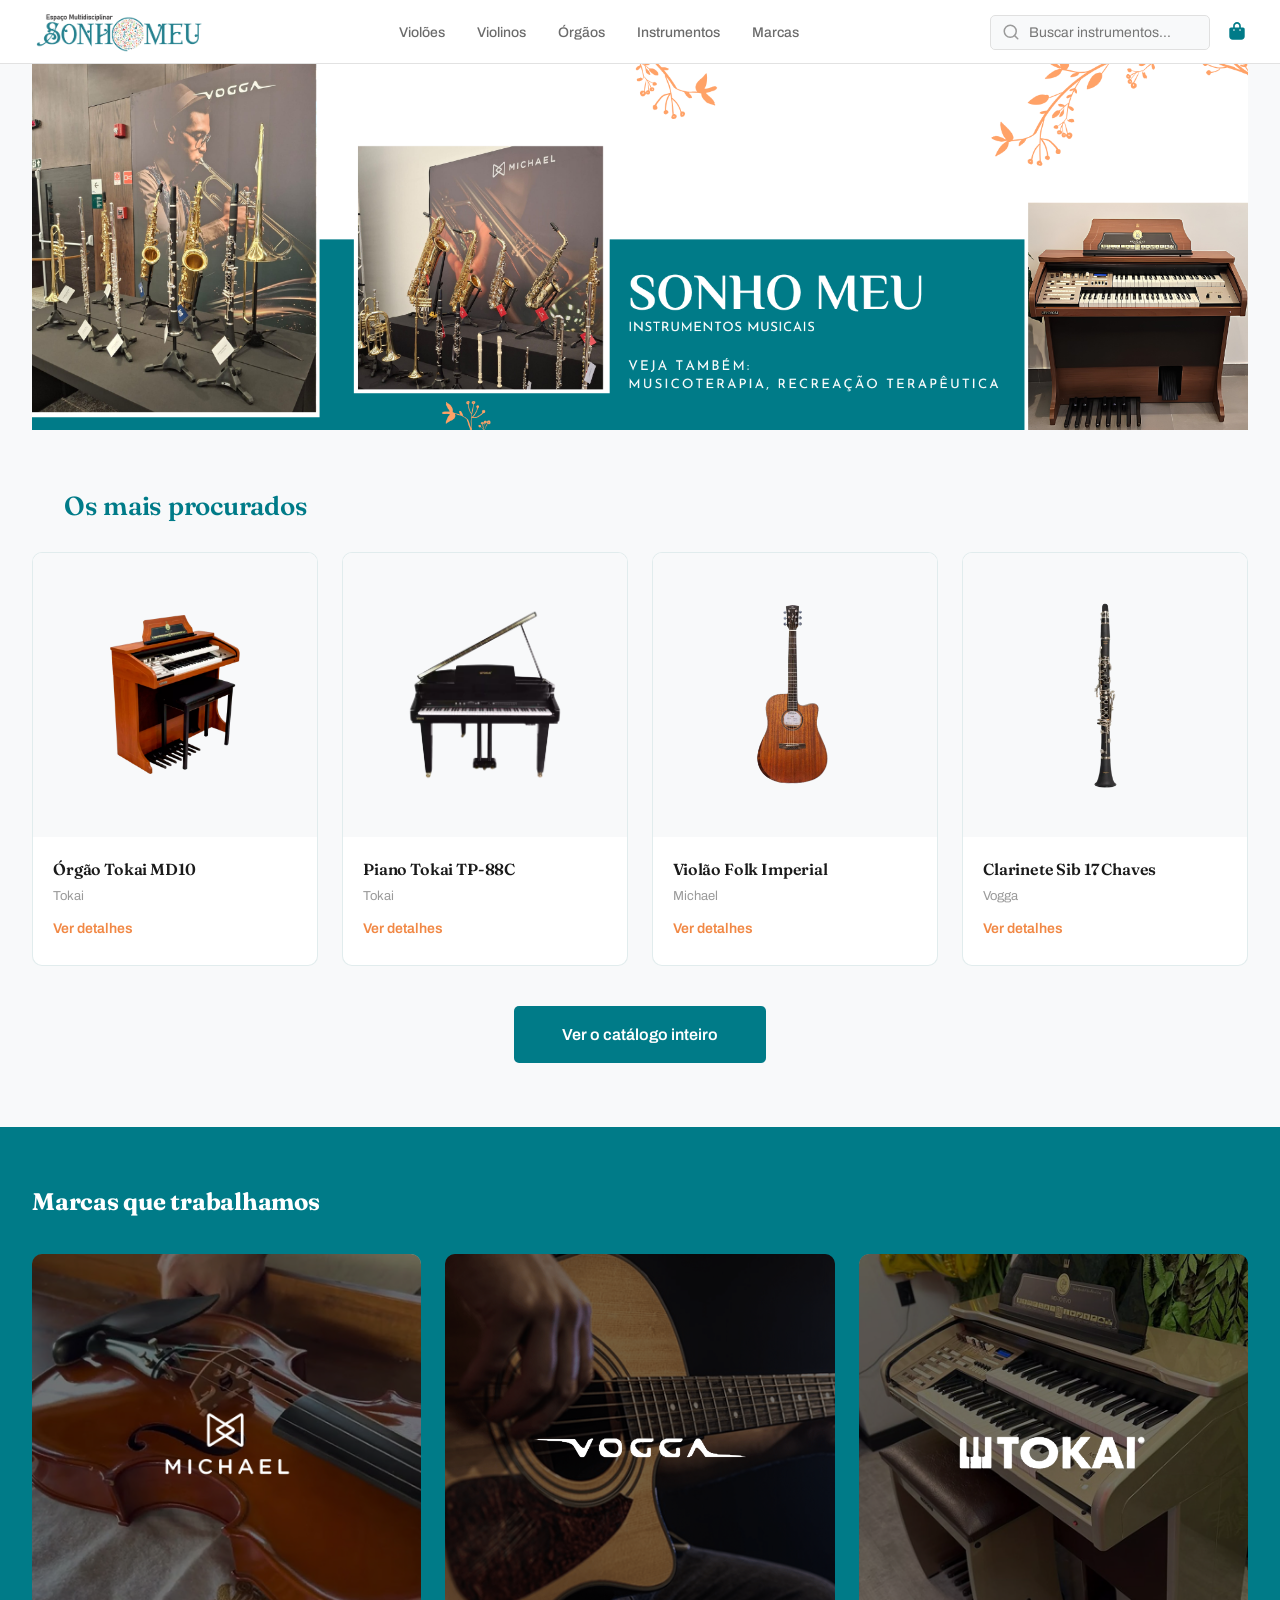
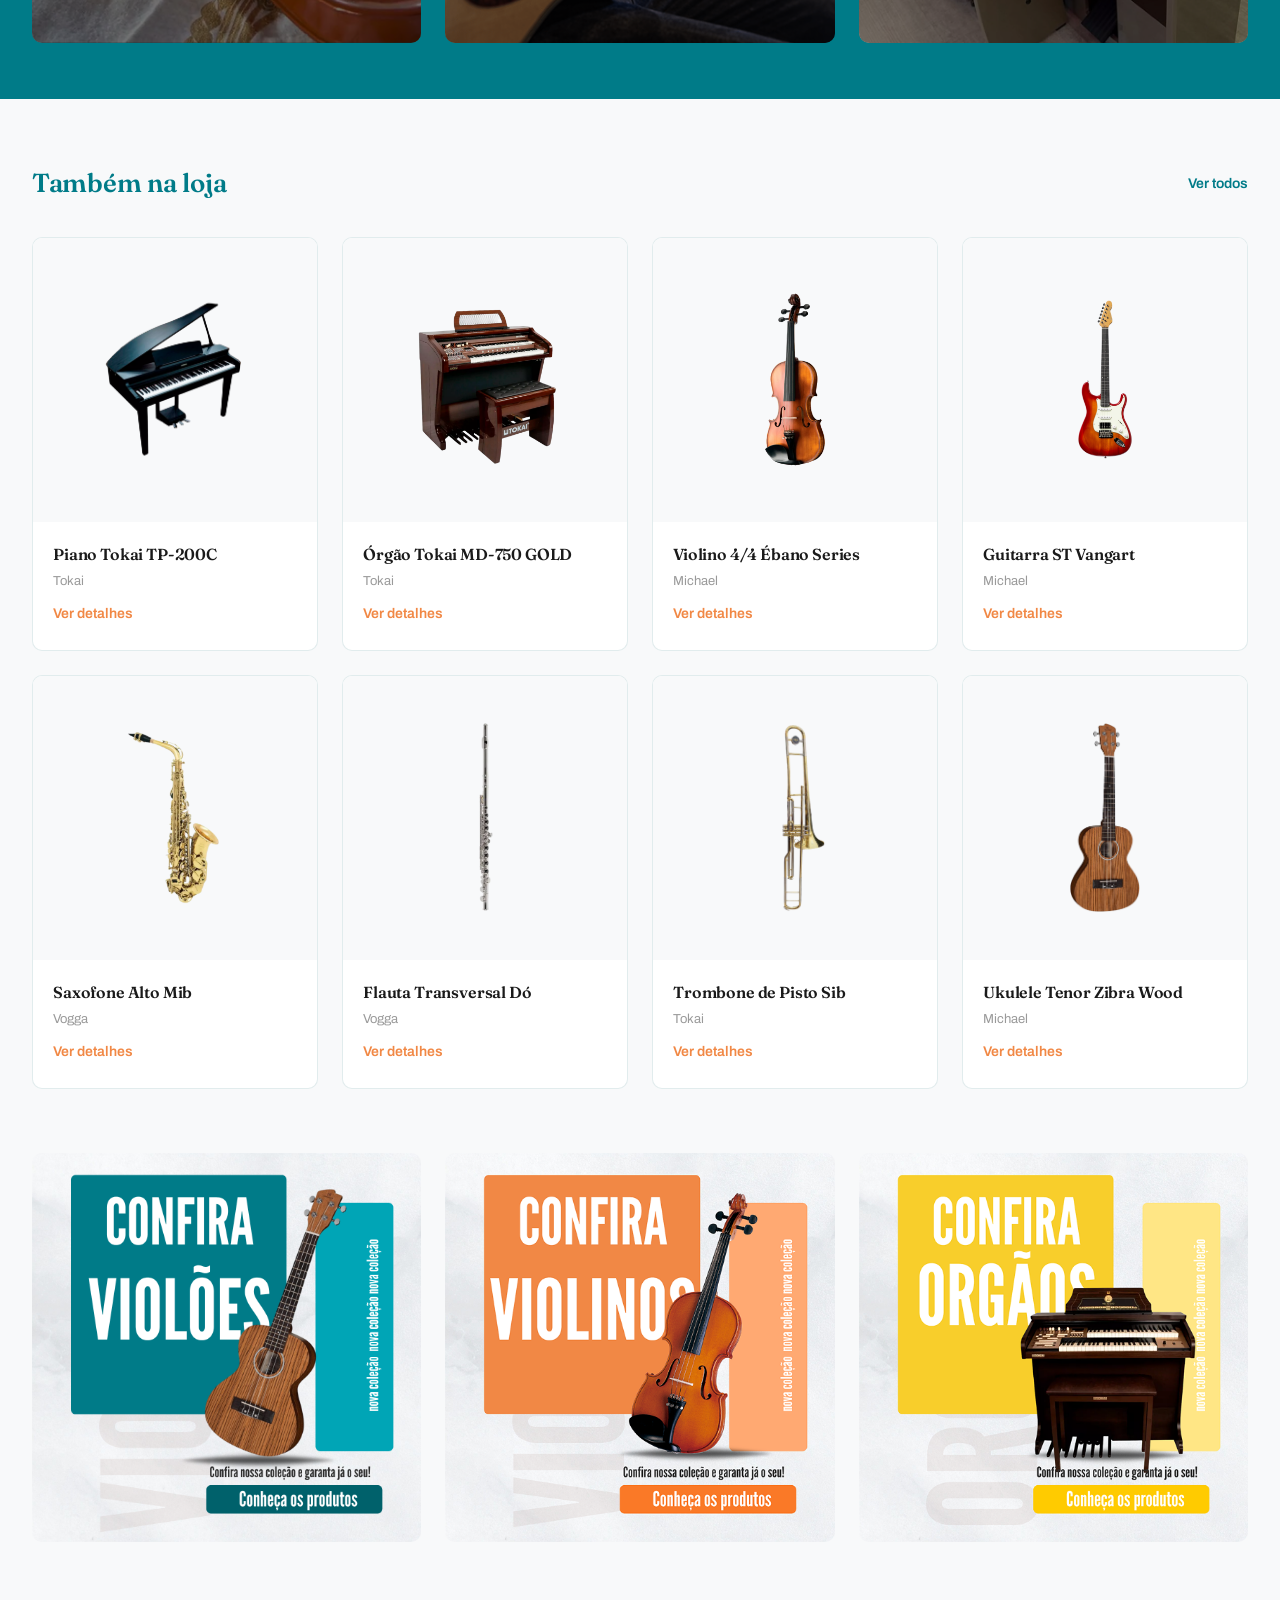
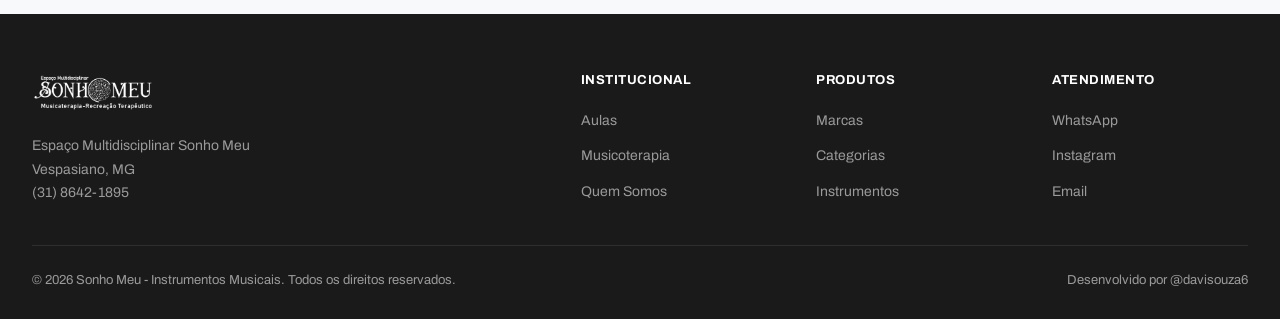
<file: index.html>
<!doctype html>
<html lang="pt-BR">
  <head>
    <meta charset="UTF-8" />
    <meta name="viewport" content="width=device-width, initial-scale=1.0" />
    <title>Sonho Meu - Instrumentos Musicais</title>
    <link rel="icon" href="img/logo-simples.png" type="image/png">

    <!-- Fonte -->
    <link rel="preconnect" href="https://fonts.googleapis.com" />
    <link rel="preconnect" href="https://fonts.gstatic.com" crossorigin />
    <link href="https://fonts.googleapis.com/css2?family=Archivo:wght@400;500;600;700&family=Fraunces:opsz,wght@9..144,500;9..144,600&display=swap" rel="stylesheet">

    <!-- CSS do site base -->
    <link rel="stylesheet" href="produto.css" />

    <!-- CSS específico da página inicial -->
    <link rel="stylesheet" href="style.css" />

    <!-- Códigos em JS -->
   <script src="menu.js" defer></script>
   <script src="cart.js" defer></script>
   <script src="produtos.js" defer></script>
   <script src="search.js" defer></script>
   
  </head>
  <body>
    <!-- header -->
    <header>
      <div class="header-container">
        <div class="logo">
          <a href="index.html">
            <img src="img/logo-colorida.jpg" alt="Sonho Meu" />
          </a>
        </div>

        <nav class="nav-menu" id="navMenu">
          <ul>
            <li><a href="violoes.html" class="nav-link">Violões</a></li>
            <li><a href="violinos.html" class="nav-link">Violinos</a></li>
            <li><a href="orgaos.html" class="nav-link">Órgãos</a></li>
            <li><a href="todos-produtos.html" class="nav-link">Instrumentos</a></li>
            <li><a href="index.html#marcas-section" class="nav-link">Marcas</a></li>
          </ul>
        </nav>

        <div class="header-actions">
  <div class="search-box" id="searchBox">
    <svg class="search-icon" width="18" height="18" viewBox="0 0 24 24" fill="none" stroke="currentColor" stroke-width="2" stroke-linecap="round" stroke-linejoin="round">
      <circle cx="11" cy="11" r="8"></circle>
      <line x1="21" y1="21" x2="16.65" y2="16.65"></line>
    </svg>
    <input type="text" id="searchInput" class="search-input"              placeholder="Buscar instrumentos..." autocomplete="off">
    <div class="search-results" id="searchResults"></div>
  </div>
          <a href="carrinho.html" class="cart-icon">
            <svg xmlns="http://www.w3.org/2000/svg" viewBox="0 0 640 640">
              <path
                fill="currentColor"
                d="M256 144C256 108.7 284.7 80 320 80C355.3 80 384 108.7 384 144L384 192L256 192L256 144zM208 192L144 192C117.5 192 96 213.5 96 240L96 448C96 501 139 544 192 544L448 544C501 544 544 501 544 448L544 240C544 213.5 522.5 192 496 192L432 192L432 144C432 82.1 381.9 32 320 32C258.1 32 208 82.1 208 144L208 192zM232 240C245.3 240 256 250.7 256 264C256 277.3 245.3 288 232 288C218.7 288 208 277.3 208 264C208 250.7 218.7 240 232 240zM384 264C384 250.7 394.7 240 408 240C421.3 240 432 250.7 432 264C432 277.3 421.3 288 408 288C394.7 288 384 277.3 384 264z"
              />
            </svg>
            <span class="cart-badge">0</span>
          </a>
          <button class="menu-toggle" id="menuToggle" aria-label="Abrir menu" aria-controls="navMenu" aria-expanded="false">
            <span></span>
            <span></span>
            <span></span>
          </button>
        </div>

        <div class="nav-overlay" id="navOverlay"></div>
      </div>
    </header>

    <!-- main -->
    <main>
      <!-- hero -->
      <section class="hero-section">
        <a href="#" class="hero-banner">
          <img
            src="img/hero-espaco.png"
            alt="Conheça nosso Espaço Multidisciplinar - Sonho Meu Instrumentos Musicais, Musicaterapia e Recreação Terapêutica"
          />
        </a>
      </section>

      <!-- mais vendidos -->
      <section class="related-products mais-vendidos">
        <div class="section-heading-center">
          <h2>Os mais procurados</h2>
        </div>

        <div class="related-grid">
          <!-- Produto 1: Órgão MD10 -->
          <div class="related-card">
            <div class="related-image">
              <img src="img/md10.png" alt="Órgão Tokai MD10" />
            </div>
            <div class="related-info">
              <h3>Órgão Tokai MD10</h3>
              <p class="related-brand">Tokai</p>
              <a href="produto.html?sku=md10" class="related-link">Ver detalhes</a>
            </div>
          </div>

          <!-- Produto 2: Piano TP-88C -->
          <div class="related-card">
            <div class="related-image">
              <img src="img/tp88c.png" alt="Piano Tokai TP-88C" />
            </div>
            <div class="related-info">
              <h3>Piano Tokai TP-88C</h3>
              <p class="related-brand">Tokai</p>
              <a href="produto.html?sku=tp88c" class="related-link">Ver detalhes</a>
            </div>
          </div>

          <!-- Produto 3: Violão Folk Imperial -->
          <div class="related-card">
            <div class="related-image">
              <img src="img/vmi230.png" alt="Violão Michael Imperial" />
            </div>
            <div class="related-info">
              <h3>Violão Folk Imperial</h3>
              <p class="related-brand">Michael</p>
              <a href="produto.html?sku=vmi230" class="related-link">Ver detalhes</a>
            </div>
          </div>

          <!-- Produto 4: Clarinete Vogga -->
          <div class="related-card">
            <div class="related-image">
              <img src="img/vscl701n.png" alt="Clarinete Vogga Niquelado" />
            </div>
            <div class="related-info">
              <h3>Clarinete Sib 17 Chaves</h3>
              <p class="related-brand">Vogga</p>
              <a href="produto.html?sku=vscl701n" class="related-link">Ver detalhes</a>
            </div>
          </div>
        </div>
      </section>

      <!-- botão catálogo completo -->
      <section class="catalogo-botao-section" style="text-align: center; margin: 40px 0;">
        <a href="todos-produtos.html" class="btn btn-primary" style="display: inline-flex; padding: 16px 48px; font-size: 16px;">
          Ver o catálogo inteiro
        </a>
      </section>

      <!-- marcas parceiras -->
      <section id="marcas-section">
        <div class="marcas-container">
          <h2>Marcas que trabalhamos</h2>

          <div class="marcas-grid">
            <a href="michael.html" class="marca-card">
              <img
                src="img/marca-michael-bg.png"
                alt="Michael"
                class="marca-bg"
              />
              <div class="marca-overlay">
                <img
                  src="img/marca-michael-logo.png"
                  alt="Michael"
                  class="marca-logo"
                />
              </div>
            </a>

            <a href="vogga.html" class="marca-card">
              <img src="img/marca-vogga-bg.png" alt="Vogga" class="marca-bg" />
              <div class="marca-overlay">
                <img
                  src="img/marca-vogga-logo.png"
                  alt="Vogga"
                  class="marca-logo"
                />
              </div>
            </a>

            <a href="tokai.html" class="marca-card">
              <img src="img/marca-tokai-bg.png" alt="Tokai" class="marca-bg" />
              <div class="marca-overlay">
                <img
                  src="img/marca-tokai-logo.png"
                  alt="Tokai"
                  class="marca-logo"
                />
              </div>
            </a>
          </div>
        </div>
      </section>

      <!-- produtos relevantes -->
      <section class="related-products">
        <div class="related-header">
          <h2>Também na loja</h2>
          <a href="todos-produtos.html" class="view-all">Ver todos</a>
        </div>

        <div class="related-grid">
          <!-- Produto 1: Piano TP-200C -->
          <div class="related-card">
            <div class="related-image">
              <img src="img/tp200c.png" alt="Piano Tokai TP-200C" />
            </div>
            <div class="related-info">
              <h3>Piano Tokai TP-200C</h3>
              <p class="related-brand">Tokai</p>
              <a href="produto.html?sku=tp200c" class="related-link">Ver detalhes</a>
            </div>
          </div>

          <!-- Produto 2: Órgão MD-750 GOLD -->
          <div class="related-card">
            <div class="related-image">
              <img src="img/md750.png" alt="Órgão Tokai MD-750 GOLD" />
            </div>
            <div class="related-info">
              <h3>Órgão Tokai MD-750 GOLD</h3>
              <p class="related-brand">Tokai</p>
              <a href="produto.html?sku=md750" class="related-link">Ver detalhes</a>
            </div>
          </div>

          <!-- Produto 3: Violino 4/4 Ébano Series -->
          <div class="related-card">
            <div class="related-image">
              <img src="img/vnm49.png" alt="Violino Michael" />
            </div>
            <div class="related-info">
              <h3>Violino 4/4 Ébano Series</h3>
              <p class="related-brand">Michael</p>
              <a href="produto.html?sku=vnm49" class="related-link">Ver detalhes</a>
            </div>
          </div>

          <!-- Produto 4: Guitarra ST Vangart -->
          <div class="related-card">
            <div class="related-image">
              <img src="img/gmv200.png" alt="Guitarra Michael Vangart" />
            </div>
            <div class="related-info">
              <h3>Guitarra ST Vangart</h3>
              <p class="related-brand">Michael</p>
              <a href="produto.html?sku=gmv200" class="related-link">Ver detalhes</a>
            </div>
          </div>

          <!-- Produto 5: Saxofone Alto Vogga -->
          <div class="related-card">
            <div class="related-image">
              <img src="img/vsas701n.png" alt="Saxofone Alto Vogga" />
            </div>
            <div class="related-info">
              <h3>Saxofone Alto Mib</h3>
              <p class="related-brand">Vogga</p>
              <a href="produto.html?sku=vsas701n" class="related-link">Ver detalhes</a>
            </div>
          </div>

          <!-- Produto 6: Flauta Transversal Vogga -->
          <div class="related-card">
            <div class="related-image">
              <img src="img/vsfl701n.png" alt="Flauta Vogga Niquelada" />
            </div>
            <div class="related-info">
              <h3>Flauta Transversal Dó</h3>
              <p class="related-brand">Vogga</p>
              <a href="produto.html?sku=vsfl701n" class="related-link">Ver detalhes</a>
            </div>
          </div>

          <!-- Produto 7: Trombone de Pisto Tokai -->
          <div class="related-card">
            <div class="related-image">
              <img src="img/tp200.png" alt="Trombone Tokai" />
            </div>
            <div class="related-info">
              <h3>Trombone de Pisto Sib</h3>
              <p class="related-brand">Tokai</p>
              <a href="produto.html?sku=tp200" class="related-link">Ver detalhes</a>
            </div>
          </div>

          <!-- Produto 8: Ukulele Tenor Michael -->
          <div class="related-card">
            <div class="related-image">
              <img src="img/mk27.png" alt="Ukulele Michael" />
            </div>
            <div class="related-info">
              <h3>Ukulele Tenor Zibra Wood</h3>
              <p class="related-brand">Michael</p>
              <a href="produto.html?sku=mk27" class="related-link">Ver detalhes</a>
            </div>
          </div>
        </div>
      </section>

      <!-- banners promocionais -->
      <section class="promo-banners">
        <div id="promo-grid">
          <a href="violoes.html" class="promo-card">
            <img
              src="img/banner-pianos.png"
              alt="Confira Violões - Conheça os produtos"
            />
          </a>
          <a href="violinos.html" class="promo-card">
            <img
              src="img/banner-violinos.png"
              alt="Confira Violinos - Conheça os produtos"
            />
          </a>
          <a href="orgaos.html" class="promo-card">
            <img
              src="img/banner-orgaos.png"
              alt="Confira Órgãos - Conheça os produtos"
            />
          </a>
        </div>
      </section>
    </main>

    <!-- footer -->
    <footer class="footer">
      <div class="footer-container">
        <div class="footer-top">
          <div class="footer-brand">
            <img src="img/logo-branca.png" alt="Sonho Meu" />
            <!-- TODO Davi: confirmar com a Fabiana o endereço completo e o horário
                 de atendimento e trocar as duas linhas abaixo. -->
            <p class="footer-endereco">
              Espaço Multidisciplinar Sonho Meu<br />
              Vespasiano, MG<br />
              (31) 8642-1895
            </p>
          </div>

          <div class="footer-links">
            <div class="footer-col">
              <h4>Institucional</h4>
              <ul>
                <li><a href="sobre.html#aulas">Aulas</a></li>
                <li><a href="sobre.html#musicoterapia">Musicoterapia</a></li>
                <li><a href="sobre.html">Quem Somos</a></li>
              </ul>
            </div>
            <div class="footer-col">
              <h4>Produtos</h4>
              <ul>
                <li><a href="index.html#marcas-section">Marcas</a></li>
                <li><a href="index.html#promo-grid">Categorias</a></li>
                <li><a href="todos-produtos.html">Instrumentos</a></li>
              </ul>
            </div>
            <div class="footer-col">
              <h4>Atendimento</h4>
              <ul>
                <li><a href="https://wa.me/553186421895">WhatsApp</a></li>
                <li><a href="https://www.instagram.com/sonhomeu_musica/">Instagram</a></li>
                <li><a href="mailto:fabianacamargos6@gmail.com">Email</a></li>
              </ul>
            </div>
          </div>
        </div>

        <hr class="footer-divider" />

        <div class="footer-bottom">
          <span class="rights"
            >© 2026 Sonho Meu - Instrumentos Musicais. Todos os direitos
            reservados.</span
          >
          <span class="dev"
            >Desenvolvido por
            <a href="https://github.com/davisouza6">@davisouza6</a></span
          >
        </div>
      </div>
    </footer>
  </body>
</html>
</file>
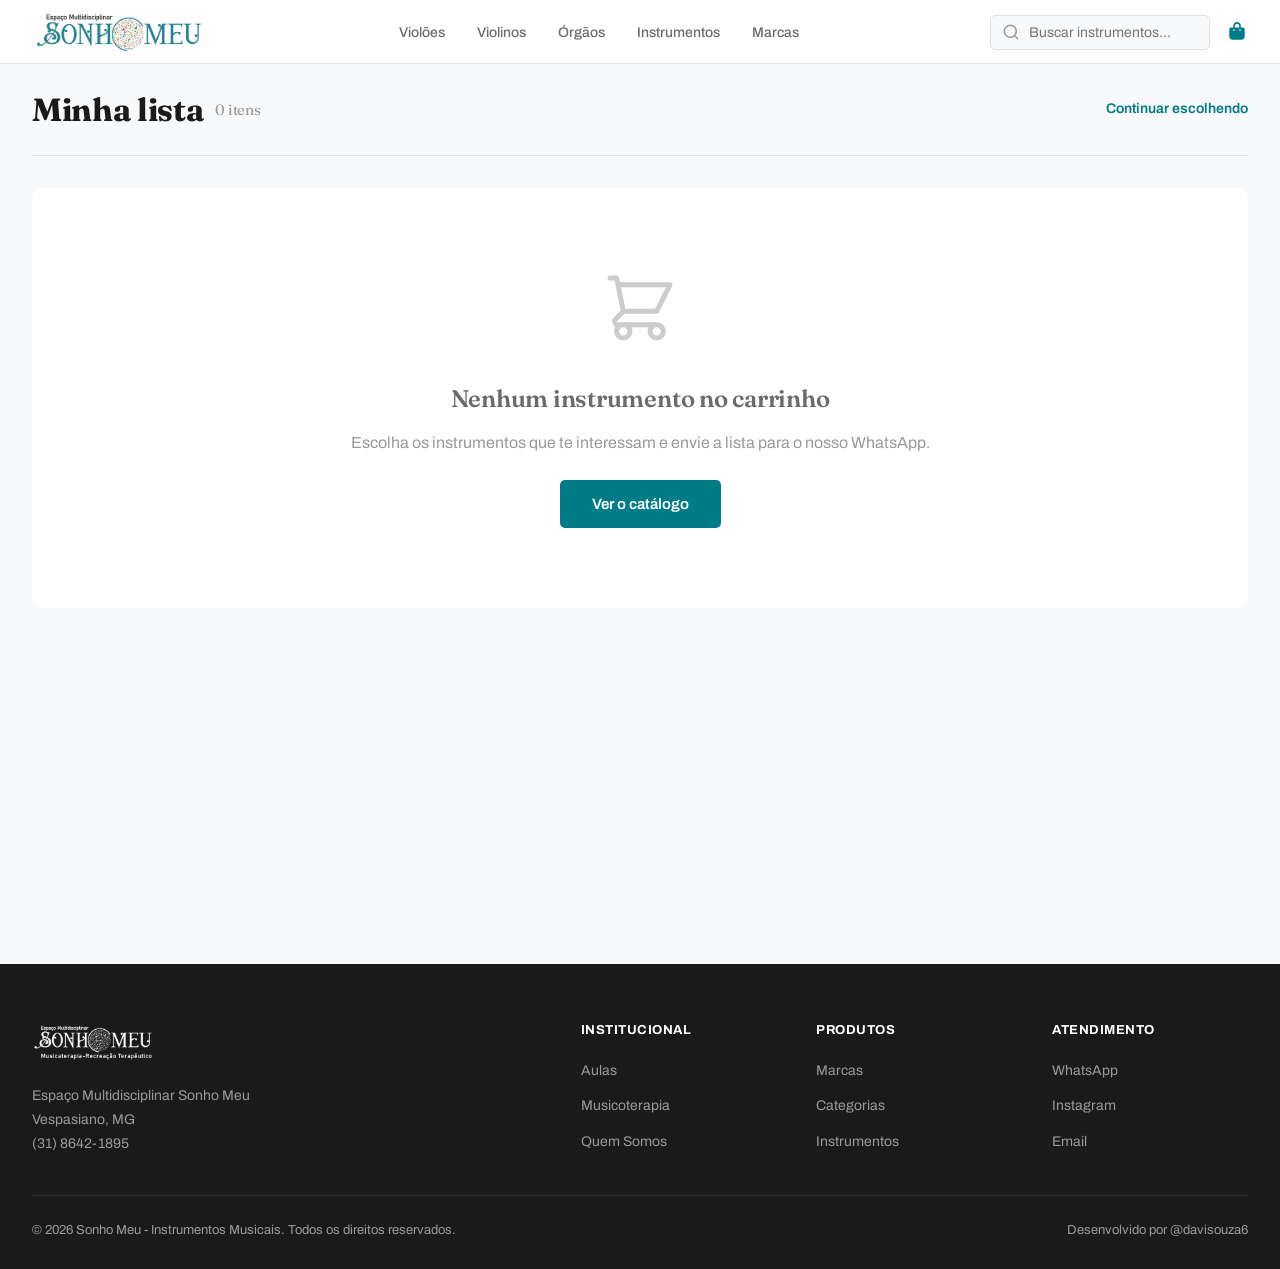
<file: carrinho.html>
<!doctype html>
<html lang="pt-BR">
  <head>
    <meta charset="UTF-8" />
    <meta name="viewport" content="width=device-width, initial-scale=1.0" />
    <title>Minha lista - Sonho Meu</title>
    <link rel="icon" href="img/logo-simples.png" type="image/png" />
    <!-- Fonte -->
    <link rel="preconnect" href="https://fonts.googleapis.com" />
    <link rel="preconnect" href="https://fonts.gstatic.com" crossorigin />
    <link href="https://fonts.googleapis.com/css2?family=Archivo:wght@400;500;600;700&family=Fraunces:opsz,wght@9..144,500;9..144,600&display=swap" rel="stylesheet">

    <!-- CSS do site base -->
    <link rel="stylesheet" href="produto.css" />

    <link rel="stylesheet" href="style.css">

    <!-- CSS específico do carrinho -->
    <link rel="stylesheet" href="carrinho.css" />

   <script src="menu.js" defer></script>
   <script src="cart.js" defer></script>
   <script src="produtos.js" defer></script>
   <script src="search.js" defer></script>
  </head>
  <body>
    <!-- header -->
    <header>
      <div class="header-container">
        <div class="logo">
          <a href="index.html">
            <img src="img/logo-colorida.jpg" alt="Sonho Meu" />
          </a>
        </div>

        <nav class="nav-menu" id="navMenu">
          <ul>
            <li><a href="violoes.html" class="nav-link">Violões</a></li>
            <li><a href="violinos.html" class="nav-link">Violinos</a></li>
            <li><a href="orgaos.html" class="nav-link">Órgãos</a></li>
            <li>
              <a href="todos-produtos.html" class="nav-link">Instrumentos</a>
            </li>
            <li>
              <a href="index.html#marcas-section" class="nav-link">Marcas</a>
            </li>
          </ul>
        </nav>

        <div class="header-actions">
          <div class="search-box" id="searchBox">
    <svg class="search-icon" width="18" height="18" viewBox="0 0 24 24" fill="none" stroke="currentColor" stroke-width="2" stroke-linecap="round" stroke-linejoin="round">
      <circle cx="11" cy="11" r="8"></circle>
      <line x1="21" y1="21" x2="16.65" y2="16.65"></line>
    </svg>
    <input type="text" id="searchInput" class="search-input"               placeholder="Buscar instrumentos..." autocomplete="off">
    <div class="search-results" id="searchResults"></div>
  </div>
          <a href="carrinho.html" class="cart-icon">
            <svg xmlns="http://www.w3.org/2000/svg" viewBox="0 0 640 640">
              <path
                fill="currentColor"
                d="M256 144C256 108.7 284.7 80 320 80C355.3 80 384 108.7 384 144L384 192L256 192L256 144zM208 192L144 192C117.5 192 96 213.5 96 240L96 448C96 501 139 544 192 544L448 544C501 544 544 501 544 448L544 240C544 213.5 522.5 192 496 192L432 192L432 144C432 82.1 381.9 32 320 32C258.1 32 208 82.1 208 144L208 192zM232 240C245.3 240 256 250.7 256 264C256 277.3 245.3 288 232 288C218.7 288 208 277.3 208 264C208 250.7 218.7 240 232 240zM384 264C384 250.7 394.7 240 408 240C421.3 240 432 250.7 432 264C432 277.3 421.3 288 408 288C394.7 288 384 277.3 384 264z"
              />
            </svg>
            <span class="cart-badge">0</span>
          </a>
          <button
            class="menu-toggle"
            id="menuToggle"
            aria-label="Abrir menu"
            aria-controls="navMenu"
            aria-expanded="false"
          >
            <span></span>
            <span></span>
            <span></span>
          </button>
        </div>

        <div class="nav-overlay" id="navOverlay"></div>
      </div>
    </header>

    <!-- main -->
    <main>
      <section class="cart-page">
        <div class="cart-header">
          <h1>
            Minha lista
            <span></span>
          </h1>
          <a href="index.html" class="view-all">Continuar escolhendo</a>
        </div>

        <!-- itens e resumo são montados pelo cart.js a partir do localStorage -->
        <div class="cart-items"></div>
        <div class="cart-summary"></div>

      </section>
    </main>

    <!-- footer -->
    <footer class="footer">
      <div class="footer-container">
        <div class="footer-top">
          <div class="footer-brand">
            <img src="img/logo-branca.png" alt="Sonho Meu" />
            <!-- TODO Davi: confirmar com a Fabiana o endereço completo e o horário
                 de atendimento e trocar as duas linhas abaixo. -->
            <p class="footer-endereco">
              Espaço Multidisciplinar Sonho Meu<br />
              Vespasiano, MG<br />
              (31) 8642-1895
            </p>
          </div>

          <div class="footer-links">
            <div class="footer-col">
              <h4>Institucional</h4>
              <ul>
                <li><a href="sobre.html#aulas">Aulas</a></li>
                <li><a href="sobre.html#musicoterapia">Musicoterapia</a></li>
                <li><a href="sobre.html">Quem Somos</a></li>
              </ul>
            </div>
            <div class="footer-col">
              <h4>Produtos</h4>
              <ul>
                <li><a href="index.html#marcas-section">Marcas</a></li>
                <li><a href="index.html#promo-grid">Categorias</a></li>
                <li><a href="todos-produtos.html">Instrumentos</a></li>
              </ul>
            </div>
            <div class="footer-col">
              <h4>Atendimento</h4>
              <ul>
                <li><a href="https://wa.me/553186421895">WhatsApp</a></li>
                <li><a href="https://www.instagram.com/sonhomeu_musica/">Instagram</a></li>
                <li><a href="mailto:fabianacamargos6@gmail.com">Email</a></li>
              </ul>
            </div>
          </div>
        </div>

        <hr class="footer-divider" />

        <div class="footer-bottom">
          <span class="rights"
            >© 2026 Sonho Meu - Instrumentos Musicais. Todos os direitos
            reservados.</span
          >
          <span class="dev"
            >Desenvolvido por
            <a href="https://github.com/davisouza6">@davisouza6</a></span
          >
        </div>
      </div>
    </footer>
  </body>
</html>
</file>
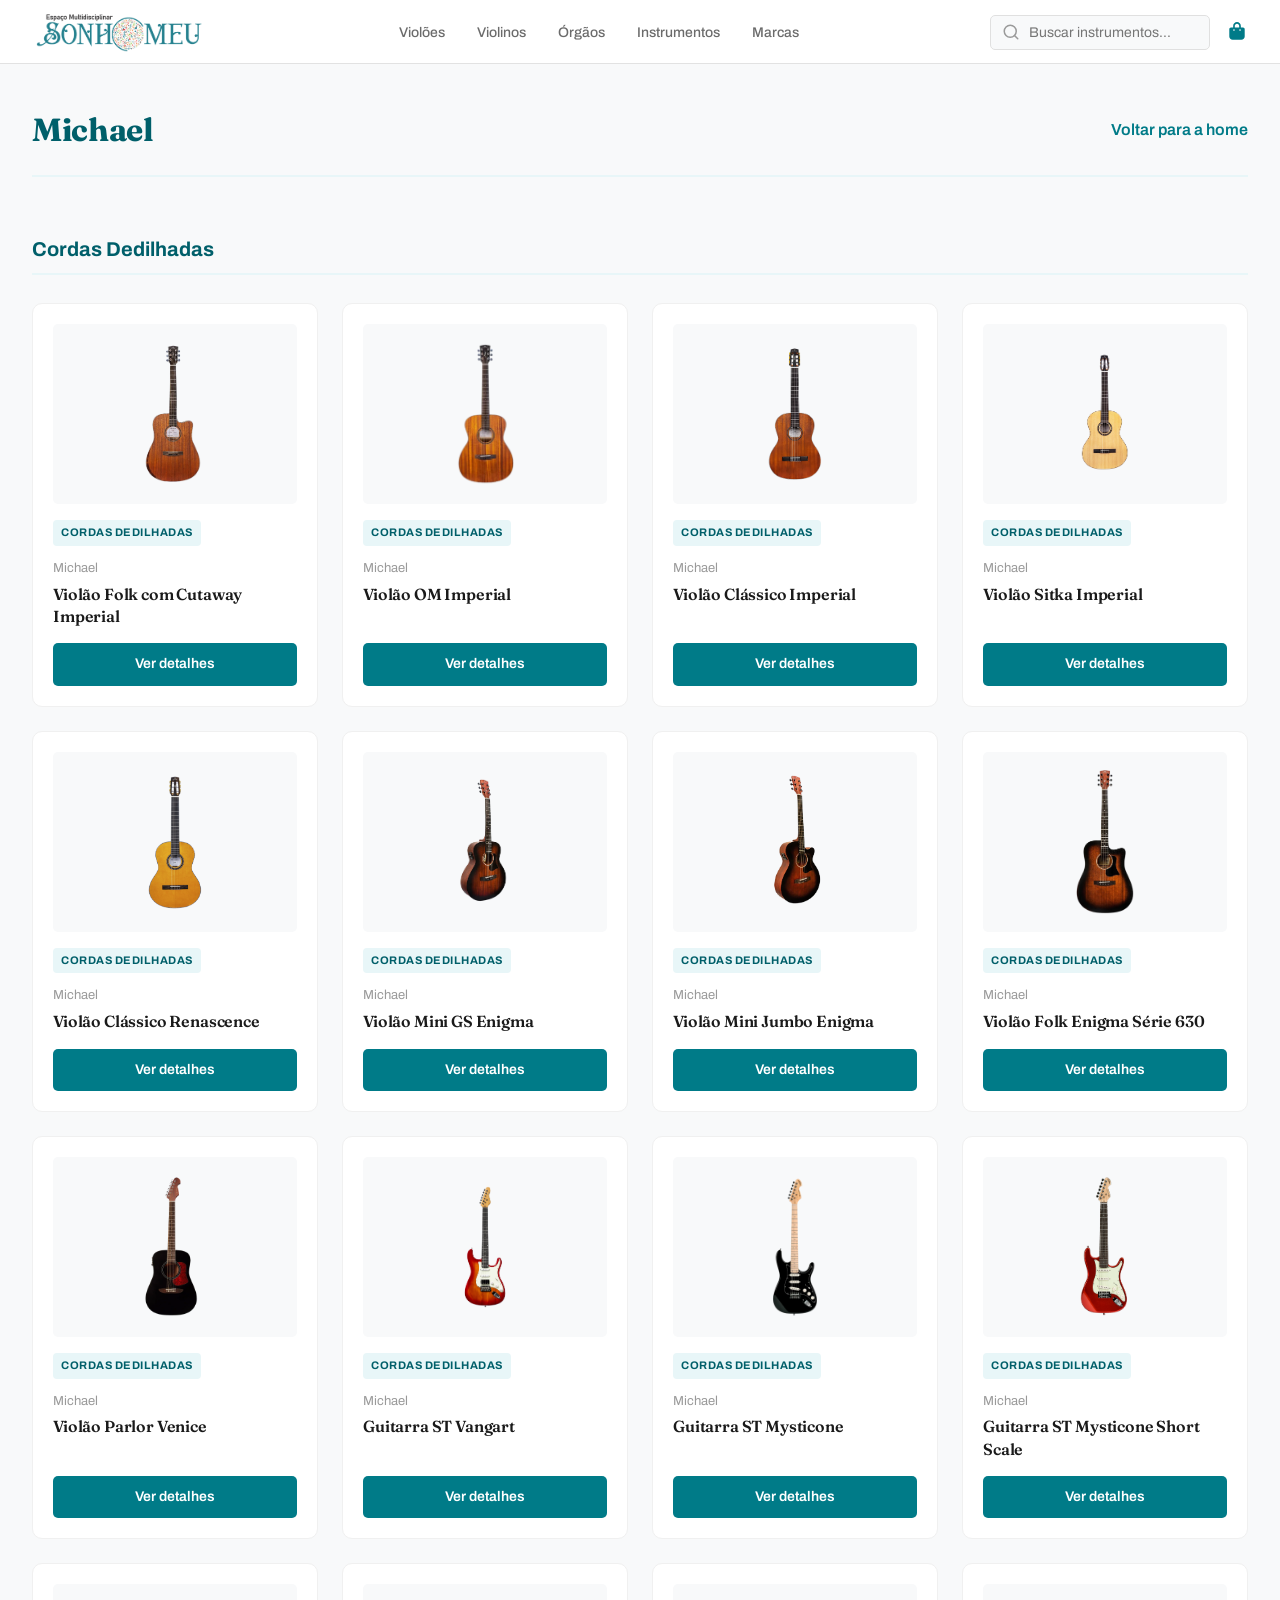
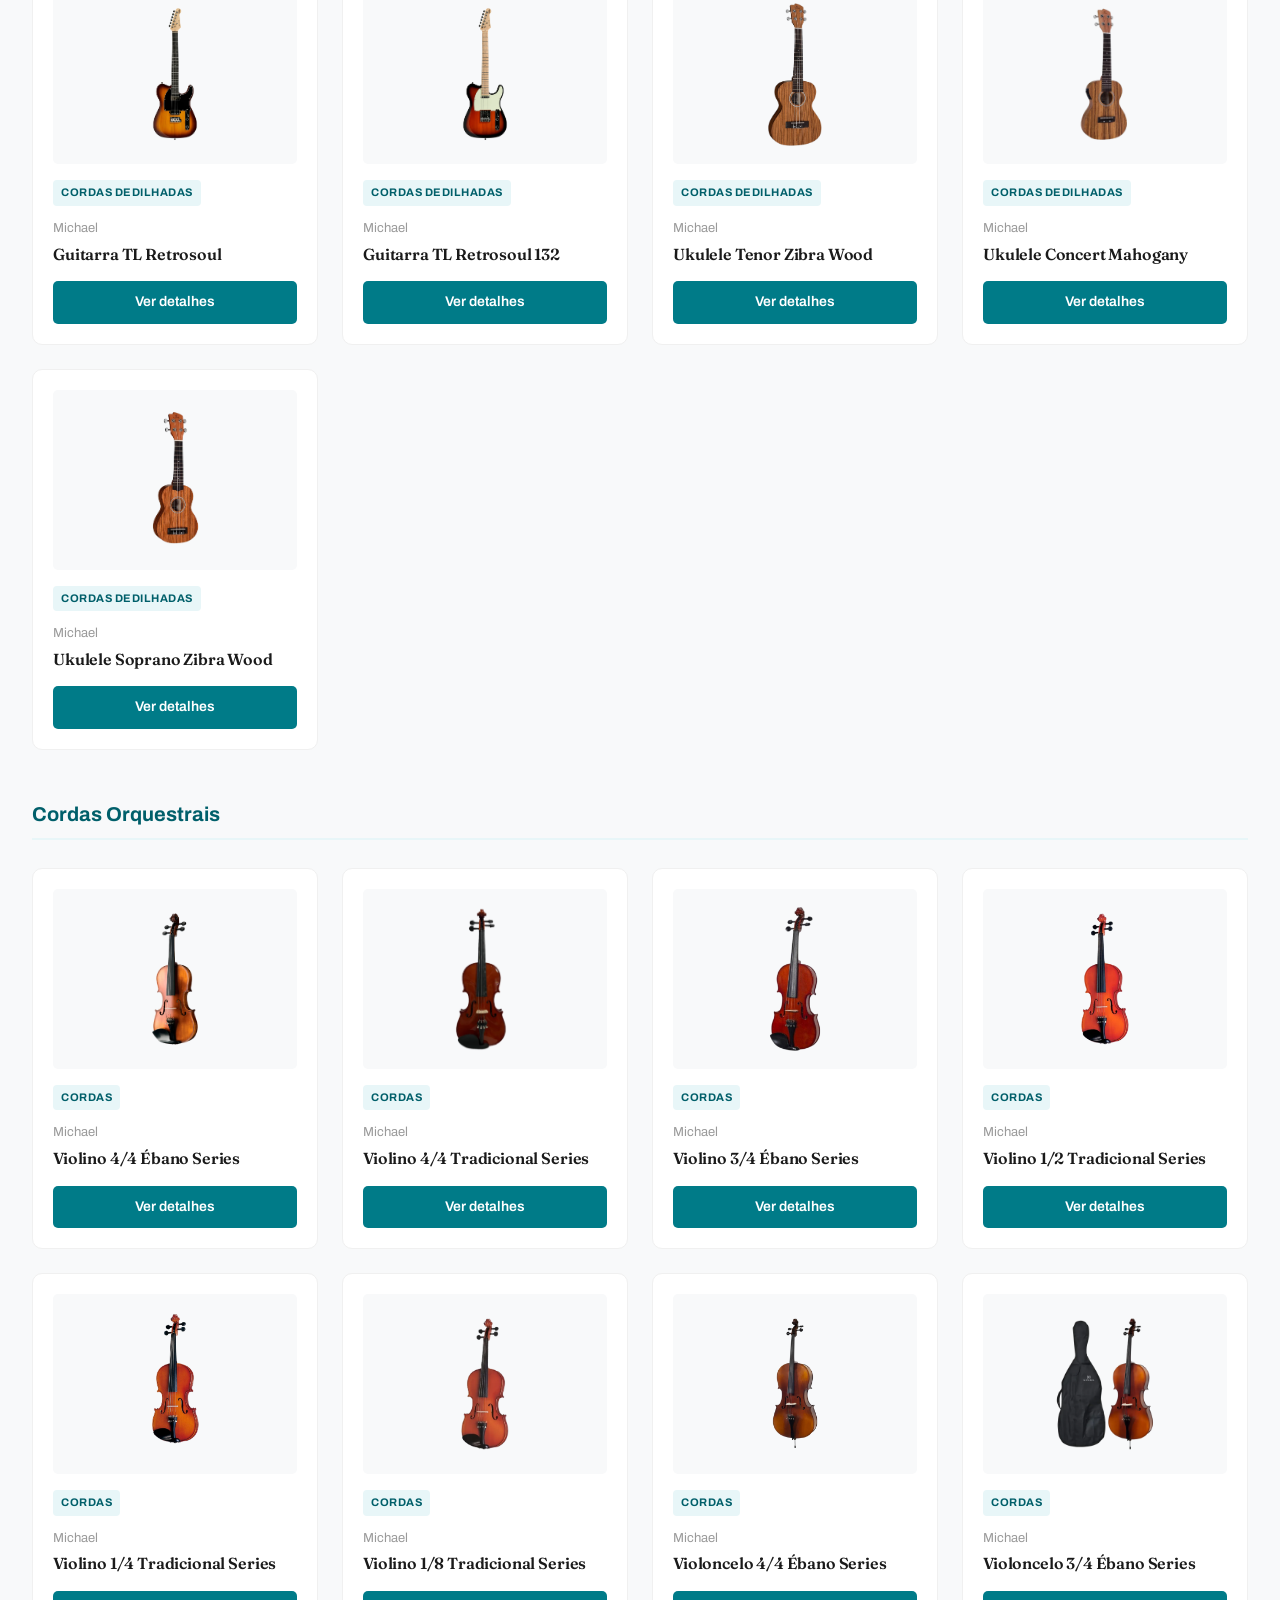
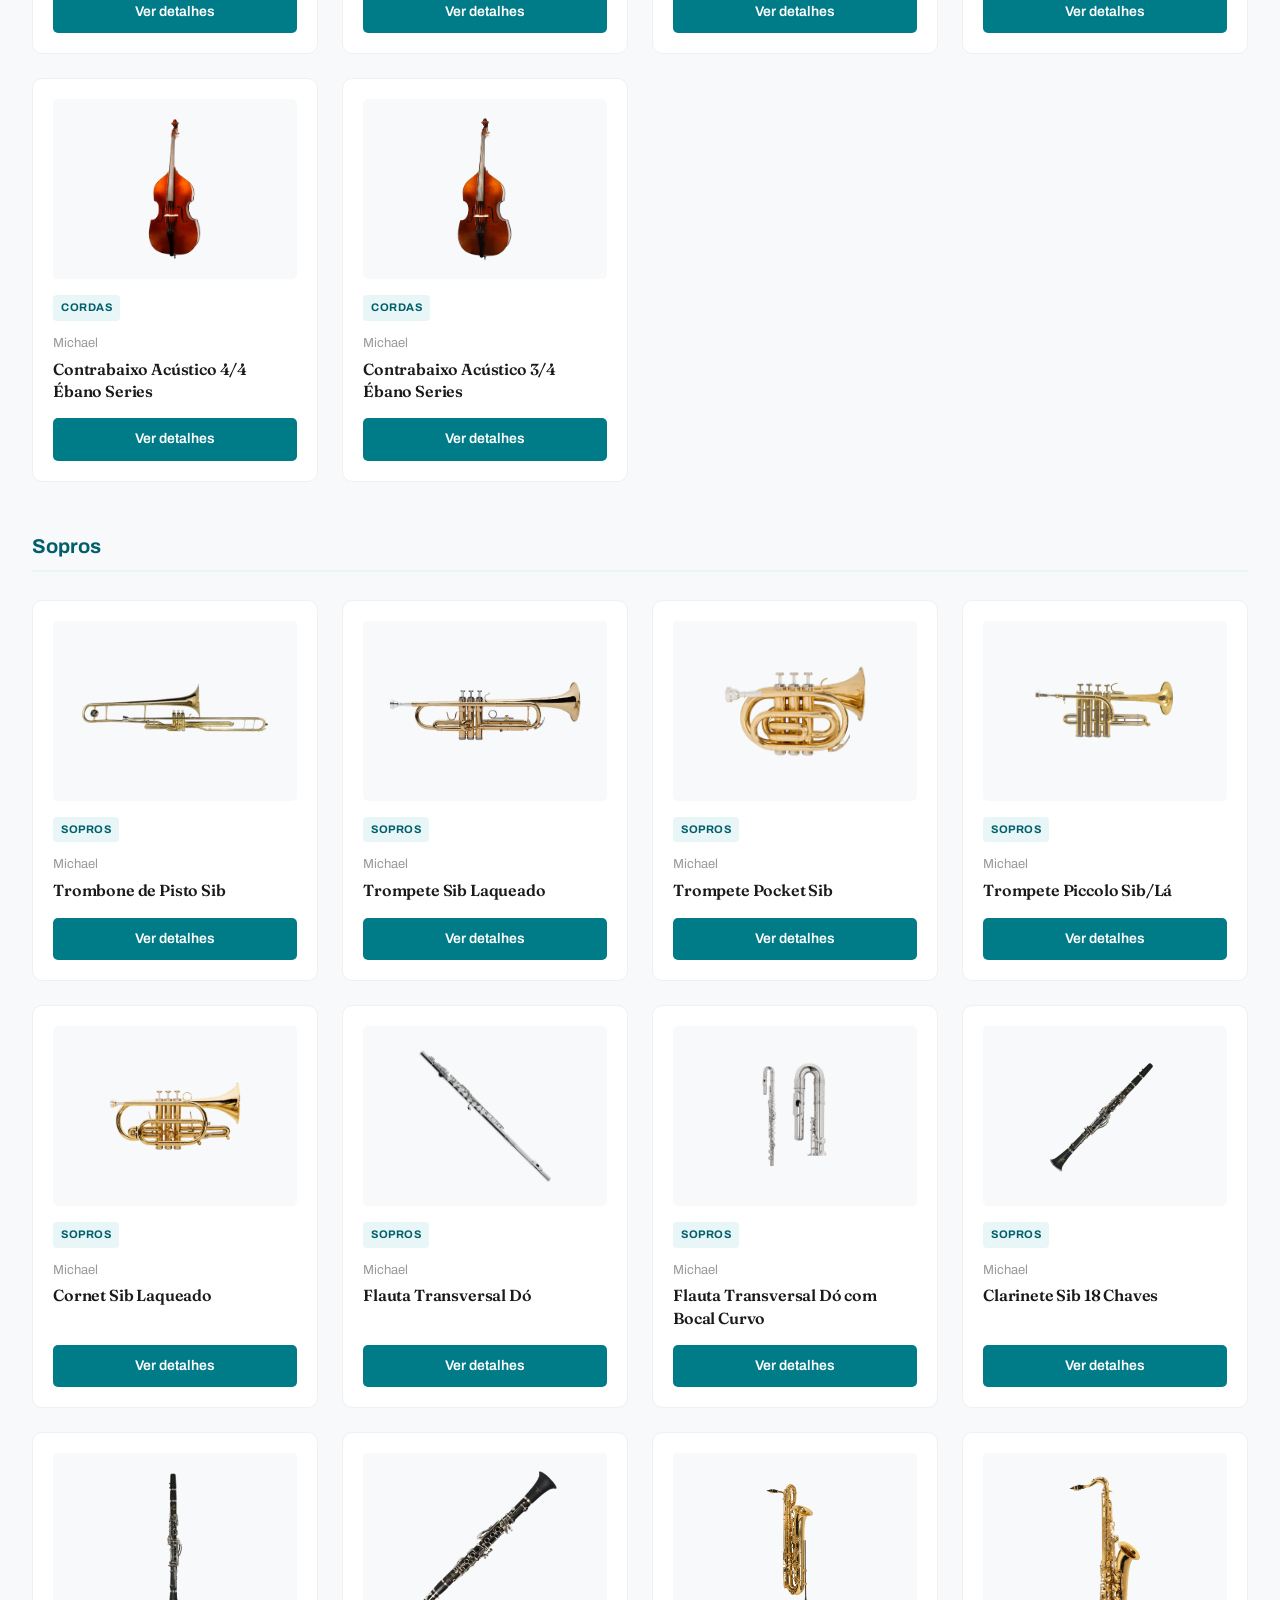
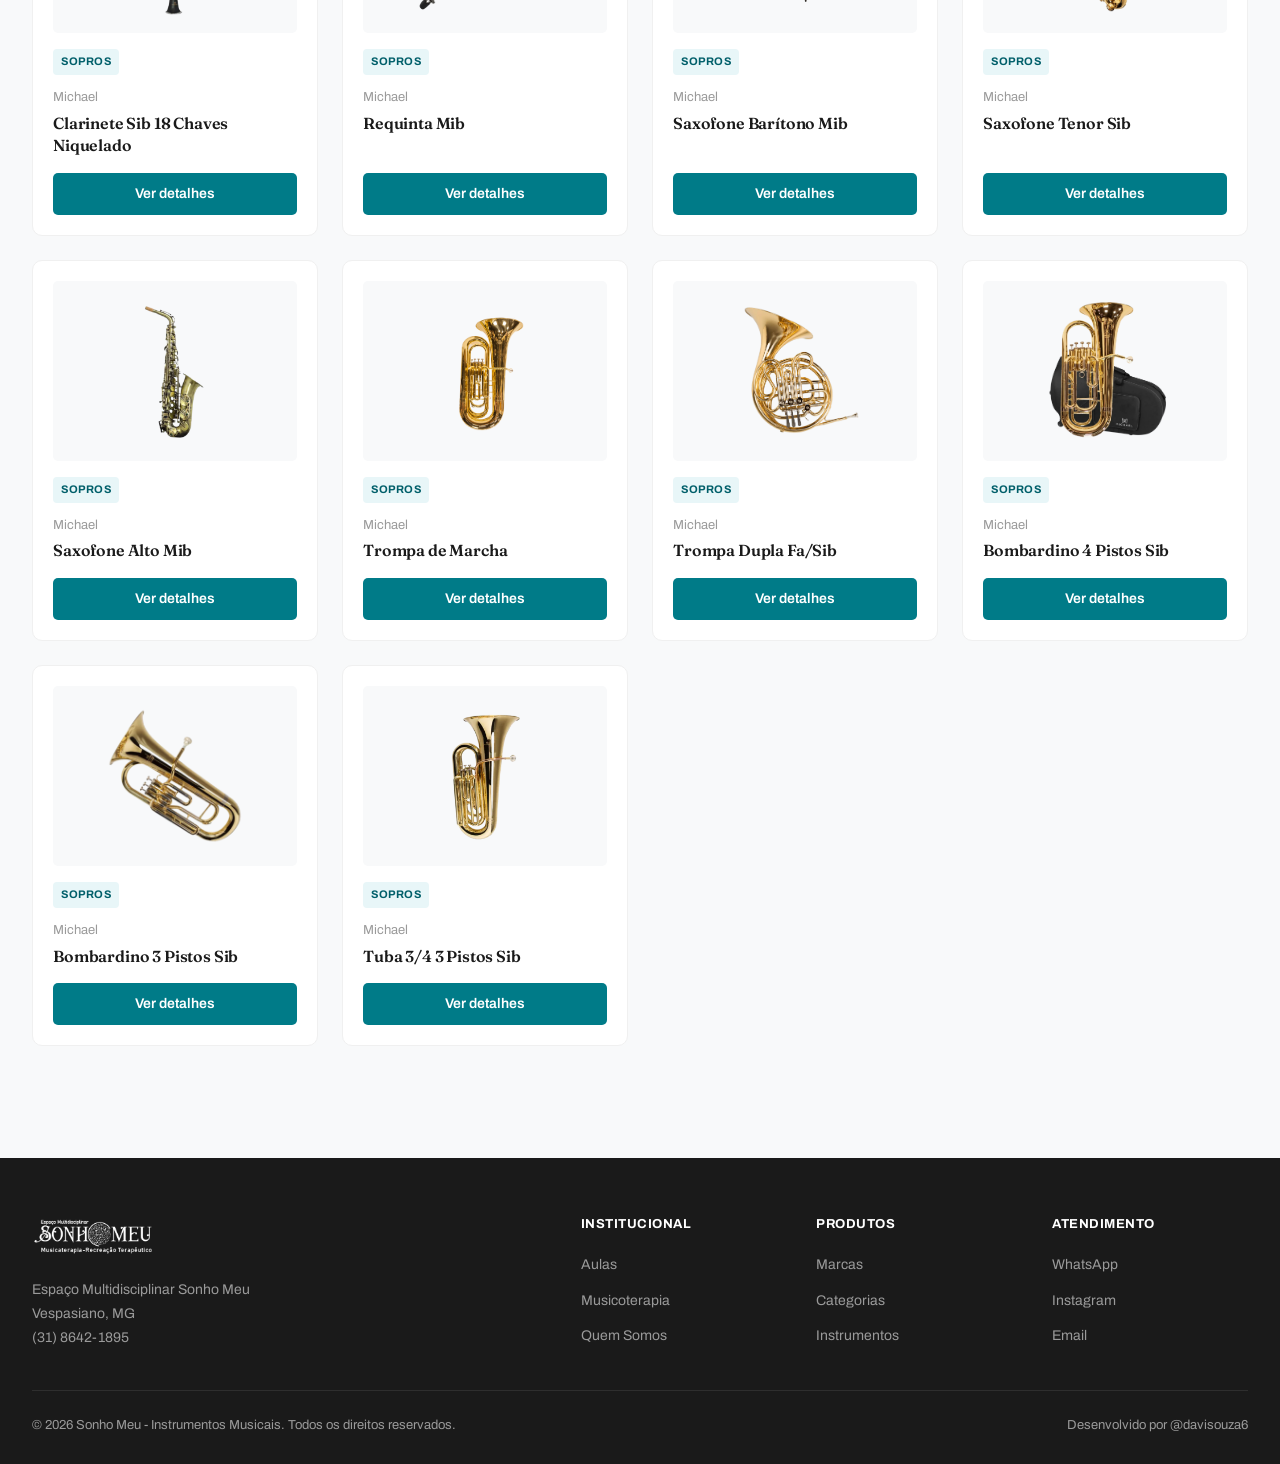
<file: michael.html>
<!doctype html>
<html lang="pt-BR">
  <head>
    <meta charset="UTF-8" />
    <meta name="viewport" content="width=device-width, initial-scale=1.0" />
    <title>Michael - Sonho Meu</title>
    <link rel="icon" href="img/logo-simples.png" type="image/png" />
    <!-- Fonte -->
    <link rel="preconnect" href="https://fonts.googleapis.com" />
    <link rel="preconnect" href="https://fonts.gstatic.com" crossorigin />
    <link href="https://fonts.googleapis.com/css2?family=Archivo:wght@400;500;600;700&family=Fraunces:opsz,wght@9..144,500;9..144,600&display=swap" rel="stylesheet">

    <!-- CSS Base -->
    <link rel="stylesheet" href="produto.css" />

    <link rel="stylesheet" href="style.css" />

    <script src="menu.js" defer></script>
    <script src="cart.js" defer></script>
    <script src="produtos.js" defer></script>
    <script src="search.js" defer></script>

    <style>
      .pagina-marca {
        max-width: 1280px;
        margin: 0 auto;
        padding: 40px 32px;
      }

      .header-marca {
        margin-bottom: 32px;
        border-bottom: 2px solid var(--primary-light);
        padding-bottom: 20px;
        display: flex;
        align-items: center;
        justify-content: space-between;
        flex-wrap: wrap;
        gap: 16px;
      }

      .header-marca h1 {
        font-size: 32px;
        font-weight: 700;
        color: var(--primary-dark);
        display: flex;
        align-items: center;
        gap: 12px;
      }

      .header-marca a {
        color: var(--primary);
        font-weight: 600;
        text-decoration: none;
        transition: 0.3s;
      }
      .header-marca a:hover {
        color: var(--primary-dark);
      }

      .grid-marca {
        display: grid;
        grid-template-columns: repeat(auto-fill, minmax(250px, 1fr));
        gap: 24px;
      }

      .card-marca {
        background: var(--white);
        border-radius: var(--radius);
        padding: 20px;
        transition: var(--transition);
        border: 1px solid #f0f0f0;
        display: flex;
        flex-direction: column;
      }

      .card-marca:hover {
        border-color: var(--primary-light);
      }

      .imagem-card {
        width: 100%;
        height: 180px;
        background: var(--bg-light);
        border-radius: var(--radius-sm);
        display: flex;
        align-items: center;
        justify-content: center;
        margin-bottom: 16px;
        overflow: hidden;
      }

      .imagem-card img {
        max-width: 80%;
        max-height: 80%;
        object-fit: contain;
      }

      .categoria-tag {
        display: inline-block;
        background: var(--primary-light);
        color: var(--primary-dark);
        font-size: 11px;
        font-weight: 700;
        text-transform: uppercase;
        letter-spacing: 0.5px;
        padding: 4px 8px;
        border-radius: 4px;
        margin-bottom: 12px;
        align-self: flex-start;
      }

      .marca-nome {
        font-size: 13px;
        color: var(--text-light);
        margin-bottom: 4px;
      }

      .nome-produto {
        font-size: 16px;
        font-weight: 600;
        color: var(--text-dark);
        margin-bottom: 16px;
        line-height: 1.4;
      }

      .btn-ver {
        display: inline-flex;
        align-items: center;
        justify-content: center;
        margin-top: auto;
        padding: 10px 16px;
        background: var(--primary);
        color: white;
        font-size: 14px;
        font-weight: 600;
        border-radius: var(--radius-sm);
        text-decoration: none;
        transition: var(--transition);
      }

      .btn-ver:hover {
        background: var(--primary-dark);
      }

      .secao-titulo {
        grid-column: 1 / -1;
        font-size: 20px;
        font-weight: 700;
        color: var(--primary-dark);
        padding: 16px 0 8px;
        border-bottom: 2px solid var(--primary-light);
        margin-bottom: 4px;
        margin-top: 8px;
      }
    </style>
  </head>
  <body>
    <!--! HEADER -->
    <header>
      <div class="header-container">
        <div class="logo">
          <a href="index.html"
            ><img src="img/logo-colorida.jpg" alt="Sonho Meu"
          /></a>
        </div>
        <nav class="nav-menu" id="navMenu">
          <ul>
            <li><a href="violoes.html" class="nav-link">Violões</a></li>
            <li><a href="violinos.html" class="nav-link">Violinos</a></li>
            <li><a href="orgaos.html" class="nav-link">Órgãos</a></li>
            <li>
              <a href="todos-produtos.html" class="nav-link">Instrumentos</a>
            </li>
            <li>
              <a href="index.html#marcas-section" class="nav-link">Marcas</a>
            </li>
          </ul>
        </nav>
        <div class="header-actions">
          <div class="search-box" id="searchBox">
            <svg
              class="search-icon"
              width="18"
              height="18"
              viewBox="0 0 24 24"
              fill="none"
              stroke="currentColor"
              stroke-width="2"
              stroke-linecap="round"
              stroke-linejoin="round"
            >
              <circle cx="11" cy="11" r="8"></circle>
              <line x1="21" y1="21" x2="16.65" y2="16.65"></line>
            </svg>
            <input
              type="text"
              id="searchInput"
              class="search-input"
              placeholder="Buscar instrumentos..."
              autocomplete="off"
            />
            <div class="search-results" id="searchResults"></div>
          </div>
          <a href="carrinho.html" class="cart-icon">
            <svg xmlns="http://www.w3.org/2000/svg" viewBox="0 0 640 640">
              <path
                fill="currentColor"
                d="M256 144C256 108.7 284.7 80 320 80C355.3 80 384 108.7 384 144L384 192L256 192L256 144zM208 192L144 192C117.5 192 96 213.5 96 240L96 448C96 501 139 544 192 544L448 544C501 544 544 501 544 448L544 240C544 213.5 522.5 192 496 192L432 192L432 144C432 82.1 381.9 32 320 32C258.1 32 208 82.1 208 144L208 192zM232 240C245.3 240 256 250.7 256 264C256 277.3 245.3 288 232 288C218.7 288 208 277.3 208 264C208 250.7 218.7 240 232 240zM384 264C384 250.7 394.7 240 408 240C421.3 240 432 250.7 432 264C432 277.3 421.3 288 408 288C394.7 288 384 277.3 384 264z"
              />
            </svg>
            <span class="cart-badge">0</span>
          </a>
          <button
            class="menu-toggle"
            id="menuToggle"
            aria-label="Abrir menu"
            aria-controls="navMenu"
            aria-expanded="false"
          >
            <span></span>
            <span></span>
            <span></span>
          </button>
        </div>

        <div class="nav-overlay" id="navOverlay"></div>
      </div>
    </header>

    <!--! CONTEÚDO PRINCIPAL -->
    <main>
      <section class="pagina-marca">
        <div class="header-marca">
          <h1>Michael</h1>
          <a href="index.html">Voltar para a home</a>
        </div>

        <div class="grid-marca">
          <!-- MICHAEL - CORDAS DEDILHADAS                                   -->
          <div class="secao-titulo">Cordas Dedilhadas</div>

          <div class="card-marca">
            <div class="imagem-card">
              <img src="img/vmi230.png" alt="Violão Michael" />
            </div>
            <span class="categoria-tag">Cordas Dedilhadas</span>
            <p class="marca-nome">Michael</p>
            <h3 class="nome-produto">Violão Folk com Cutaway Imperial</h3>
            <a href="produto.html?sku=vmi230" class="btn-ver">Ver detalhes</a>
          </div>

          <div class="card-marca">
            <div class="imagem-card">
              <img src="img/vmi240.png" alt="Violão Michael" />
            </div>
            <span class="categoria-tag">Cordas Dedilhadas</span>
            <p class="marca-nome">Michael</p>
            <h3 class="nome-produto">Violão OM Imperial</h3>
            <a href="produto.html?sku=vmi240" class="btn-ver">Ver detalhes</a>
          </div>

          <div class="card-marca">
            <div class="imagem-card">
              <img src="img/vmi280.png" alt="Violão Michael" />
            </div>
            <span class="categoria-tag">Cordas Dedilhadas</span>
            <p class="marca-nome">Michael</p>
            <h3 class="nome-produto">Violão Clássico Imperial</h3>
            <a href="produto.html?sku=vmi280" class="btn-ver">Ver detalhes</a>
          </div>

          <div class="card-marca">
            <div class="imagem-card">
              <img src="img/vmi380.png" alt="Violão Michael" />
            </div>
            <span class="categoria-tag">Cordas Dedilhadas</span>
            <p class="marca-nome">Michael</p>
            <h3 class="nome-produto">Violão Sitka Imperial</h3>
            <a href="produto.html?sku=vmi380" class="btn-ver">Ver detalhes</a>
          </div>

          <div class="card-marca">
            <div class="imagem-card">
              <img src="img/vmr250.png" alt="Violão Michael" />
            </div>
            <span class="categoria-tag">Cordas Dedilhadas</span>
            <p class="marca-nome">Michael</p>
            <h3 class="nome-produto">Violão Clássico Renascence</h3>
            <a href="produto.html?sku=vmr250" class="btn-ver">Ver detalhes</a>
          </div>

          <div class="card-marca">
            <div class="imagem-card">
              <img src="img/vme610.png" alt="Violão Michael" />
            </div>
            <span class="categoria-tag">Cordas Dedilhadas</span>
            <p class="marca-nome">Michael</p>
            <h3 class="nome-produto">Violão Mini GS Enigma</h3>
            <a href="produto.html?sku=vme610" class="btn-ver">Ver detalhes</a>
          </div>

          <div class="card-marca">
            <div class="imagem-card">
              <img src="img/vme620.png" alt="Violão Michael" />
            </div>
            <span class="categoria-tag">Cordas Dedilhadas</span>
            <p class="marca-nome">Michael</p>
            <h3 class="nome-produto">Violão Mini Jumbo Enigma</h3>
            <a href="produto.html?sku=vme620" class="btn-ver">Ver detalhes</a>
          </div>

          <div class="card-marca">
            <div class="imagem-card">
              <img src="img/vme630.png" alt="Violão Michael" />
            </div>
            <span class="categoria-tag">Cordas Dedilhadas</span>
            <p class="marca-nome">Michael</p>
            <h3 class="nome-produto">Violão Folk Enigma Série 630</h3>
            <a href="produto.html?sku=vme630" class="btn-ver">Ver detalhes</a>
          </div>

          <div class="card-marca">
            <div class="imagem-card">
              <img src="img/vmv570.png" alt="Violão Michael" />
            </div>
            <span class="categoria-tag">Cordas Dedilhadas</span>
            <p class="marca-nome">Michael</p>
            <h3 class="nome-produto">Violão Parlor Venice</h3>
            <a href="produto.html?sku=vmv570" class="btn-ver">Ver detalhes</a>
          </div>

          <div class="card-marca">
            <div class="imagem-card">
              <img src="img/gmv200.png" alt="Guitarra Michael" />
            </div>
            <span class="categoria-tag">Cordas Dedilhadas</span>
            <p class="marca-nome">Michael</p>
            <h3 class="nome-produto">Guitarra ST Vangart</h3>
            <a href="produto.html?sku=gmv200" class="btn-ver">Ver detalhes</a>
          </div>

          <div class="card-marca">
            <div class="imagem-card">
              <img src="img/gms130.png" alt="Guitarra Michael" />
            </div>
            <span class="categoria-tag">Cordas Dedilhadas</span>
            <p class="marca-nome">Michael</p>
            <h3 class="nome-produto">Guitarra ST Mysticone</h3>
            <a href="produto.html?sku=gms130" class="btn-ver">Ver detalhes</a>
          </div>

          <div class="card-marca">
            <div class="imagem-card">
              <img src="img/gms100.png" alt="Guitarra Michael" />
            </div>
            <span class="categoria-tag">Cordas Dedilhadas</span>
            <p class="marca-nome">Michael</p>
            <h3 class="nome-produto">Guitarra ST Mysticone Short Scale</h3>
            <a href="produto.html?sku=gms100" class="btn-ver">Ver detalhes</a>
          </div>

          <div class="card-marca">
            <div class="imagem-card">
              <img src="img/gmt142.png" alt="Guitarra Michael" />
            </div>
            <span class="categoria-tag">Cordas Dedilhadas</span>
            <p class="marca-nome">Michael</p>
            <h3 class="nome-produto">Guitarra TL Retrosoul</h3>
            <a href="produto.html?sku=gmt142" class="btn-ver">Ver detalhes</a>
          </div>

          <div class="card-marca">
            <div class="imagem-card">
              <img src="img/gmt132.png" alt="Guitarra Michael" />
            </div>
            <span class="categoria-tag">Cordas Dedilhadas</span>
            <p class="marca-nome">Michael</p>
            <h3 class="nome-produto">Guitarra TL Retrosoul 132</h3>
            <a href="produto.html?sku=gmt132" class="btn-ver">Ver detalhes</a>
          </div>

          <div class="card-marca">
            <div class="imagem-card">
              <img src="img/mk27.png" alt="Ukulele Michael" />
            </div>
            <span class="categoria-tag">Cordas Dedilhadas</span>
            <p class="marca-nome">Michael</p>
            <h3 class="nome-produto">Ukulele Tenor Zibra Wood</h3>
            <a href="produto.html?sku=mk27" class="btn-ver">Ver detalhes</a>
          </div>

          <div class="card-marca">
            <div class="imagem-card">
              <img src="img/mk23.png" alt="Ukulele Michael" />
            </div>
            <span class="categoria-tag">Cordas Dedilhadas</span>
            <p class="marca-nome">Michael</p>
            <h3 class="nome-produto">Ukulele Concert Mahogany</h3>
            <a href="produto.html?sku=mk23" class="btn-ver">Ver detalhes</a>
          </div>

          <div class="card-marca">
            <div class="imagem-card">
              <img src="img/mk21.png" alt="Ukulele Michael" />
            </div>
            <span class="categoria-tag">Cordas Dedilhadas</span>
            <p class="marca-nome">Michael</p>
            <h3 class="nome-produto">Ukulele Soprano Zibra Wood</h3>
            <a href="produto.html?sku=mk21" class="btn-ver">Ver detalhes</a>
          </div>

          <!-- MICHAEL - CORDAS ORQUESTRAIS                                 -->
          <div class="secao-titulo">Cordas Orquestrais</div>

          <div class="card-marca">
            <div class="imagem-card">
              <img src="img/vnm49.png" alt="Violino Michael" />
            </div>
            <span class="categoria-tag">Cordas</span>
            <p class="marca-nome">Michael</p>
            <h3 class="nome-produto">Violino 4/4 Ébano Series</h3>
            <a href="produto.html?sku=vnm49" class="btn-ver">Ver detalhes</a>
          </div>

          <div class="card-marca">
            <div class="imagem-card">
              <img src="img/vnm40.png" alt="Violino Michael" />
            </div>
            <span class="categoria-tag">Cordas</span>
            <p class="marca-nome">Michael</p>
            <h3 class="nome-produto">Violino 4/4 Tradicional Series</h3>
            <a href="produto.html?sku=vnm40" class="btn-ver">Ver detalhes</a>
          </div>

          <div class="card-marca">
            <div class="imagem-card">
              <img src="img/vnm130.png" alt="Violino Michael" />
            </div>
            <span class="categoria-tag">Cordas</span>
            <p class="marca-nome">Michael</p>
            <h3 class="nome-produto">Violino 3/4 Ébano Series</h3>
            <a href="produto.html?sku=vnm130" class="btn-ver">Ver detalhes</a>
          </div>

          <div class="card-marca">
            <div class="imagem-card">
              <img src="img/vnm11.png" alt="Violino Michael" />
            </div>
            <span class="categoria-tag">Cordas</span>
            <p class="marca-nome">Michael</p>
            <h3 class="nome-produto">Violino 1/2 Tradicional Series</h3>
            <a href="produto.html?sku=vnm11" class="btn-ver">Ver detalhes</a>
          </div>

          <div class="card-marca">
            <div class="imagem-card">
              <img src="img/vnm10.png" alt="Violino Michael" />
            </div>
            <span class="categoria-tag">Cordas</span>
            <p class="marca-nome">Michael</p>
            <h3 class="nome-produto">Violino 1/4 Tradicional Series</h3>
            <a href="produto.html?sku=vnm10" class="btn-ver">Ver detalhes</a>
          </div>

          <div class="card-marca">
            <div class="imagem-card">
              <img src="img/vnm08.png" alt="Violino Michael" />
            </div>
            <span class="categoria-tag">Cordas</span>
            <p class="marca-nome">Michael</p>
            <h3 class="nome-produto">Violino 1/8 Tradicional Series</h3>
            <a href="produto.html?sku=vnm08" class="btn-ver">Ver detalhes</a>
          </div>

          <div class="card-marca">
            <div class="imagem-card">
              <img src="img/vcm140.png" alt="Violoncelo Michael" />
            </div>
            <span class="categoria-tag">Cordas</span>
            <p class="marca-nome">Michael</p>
            <h3 class="nome-produto">Violoncelo 4/4 Ébano Series</h3>
            <a href="produto.html?sku=vcm140" class="btn-ver">Ver detalhes</a>
          </div>

          <div class="card-marca">
            <div class="imagem-card">
              <img src="img/vcm130.png" alt="Violoncelo Michael" />
            </div>
            <span class="categoria-tag">Cordas</span>
            <p class="marca-nome">Michael</p>
            <h3 class="nome-produto">Violoncelo 3/4 Ébano Series</h3>
            <a href="produto.html?sku=vcm130" class="btn-ver">Ver detalhes</a>
          </div>

          <div class="card-marca">
            <div class="imagem-card">
              <img src="img/vbm140.png" alt="Contrabaixo Michael" />
            </div>
            <span class="categoria-tag">Cordas</span>
            <p class="marca-nome">Michael</p>
            <h3 class="nome-produto">Contrabaixo Acústico 4/4 Ébano Series</h3>
            <a href="produto.html?sku=vbm140" class="btn-ver">Ver detalhes</a>
          </div>

          <div class="card-marca">
            <div class="imagem-card">
              <img src="img/vbm130.png" alt="Contrabaixo Michael" />
            </div>
            <span class="categoria-tag">Cordas</span>
            <p class="marca-nome">Michael</p>
            <h3 class="nome-produto">Contrabaixo Acústico 3/4 Ébano Series</h3>
            <a href="produto.html?sku=vbm130" class="btn-ver">Ver detalhes</a>
          </div>

          <!-- MICHAEL - SOPROS                                              -->
          <div class="secao-titulo">Sopros</div>

          <div class="card-marca">
            <div class="imagem-card">
              <img src="img/wtpm35n.png" alt="Trombone Michael" />
            </div>
            <span class="categoria-tag">Sopros</span>
            <p class="marca-nome">Michael</p>
            <h3 class="nome-produto">Trombone de Pisto Sib</h3>
            <a href="produto.html?sku=wtpm35n" class="btn-ver">Ver detalhes</a>
          </div>

          <div class="card-marca">
            <div class="imagem-card">
              <img src="img/wtrm30n.png" alt="Trompete Michael" />
            </div>
            <span class="categoria-tag">Sopros</span>
            <p class="marca-nome">Michael</p>
            <h3 class="nome-produto">Trompete Sib Laqueado</h3>
            <a href="produto.html?sku=wtrm30n" class="btn-ver">Ver detalhes</a>
          </div>

          <div class="card-marca">
            <div class="imagem-card">
              <img src="img/wpkm35n.png" alt="Trompete Michael" />
            </div>
            <span class="categoria-tag">Sopros</span>
            <p class="marca-nome">Michael</p>
            <h3 class="nome-produto">Trompete Pocket Sib</h3>
            <a href="produto.html?sku=wpkm35n" class="btn-ver">Ver detalhes</a>
          </div>

          <div class="card-marca">
            <div class="imagem-card">
              <img src="img/wtrpm40.png" alt="Trompete Michael" />
            </div>
            <span class="categoria-tag">Sopros</span>
            <p class="marca-nome">Michael</p>
            <h3 class="nome-produto">Trompete Piccolo Sib/Lá</h3>
            <a href="produto.html?sku=wtrpm40" class="btn-ver">Ver detalhes</a>
          </div>

          <div class="card-marca">
            <div class="imagem-card">
              <img src="img/wcorm45n.png" alt="Cornet Michael" />
            </div>
            <span class="categoria-tag">Sopros</span>
            <p class="marca-nome">Michael</p>
            <h3 class="nome-produto">Cornet Sib Laqueado</h3>
            <a href="produto.html?sku=wcorm45n" class="btn-ver">Ver detalhes</a>
          </div>

          <div class="card-marca">
            <div class="imagem-card">
              <img src="img/wflm34n.png" alt="Flauta Michael" />
            </div>
            <span class="categoria-tag">Sopros</span>
            <p class="marca-nome">Michael</p>
            <h3 class="nome-produto">Flauta Transversal Dó</h3>
            <a href="produto.html?sku=wflm34n" class="btn-ver">Ver detalhes</a>
          </div>

          <div class="card-marca">
            <div class="imagem-card">
              <img src="img/wflm33n.png" alt="Flauta Michael" />
            </div>
            <span class="categoria-tag">Sopros</span>
            <p class="marca-nome">Michael</p>
            <h3 class="nome-produto">Flauta Transversal Dó com Bocal Curvo</h3>
            <a href="produto.html?sku=wflm33n" class="btn-ver">Ver detalhes</a>
          </div>

          <div class="card-marca">
            <div class="imagem-card">
              <img src="img/wclm52.png" alt="Clarinete Michael" />
            </div>
            <span class="categoria-tag">Sopros</span>
            <p class="marca-nome">Michael</p>
            <h3 class="nome-produto">Clarinete Sib 18 Chaves</h3>
            <a href="produto.html?sku=wclm52" class="btn-ver">Ver detalhes</a>
          </div>

          <div class="card-marca">
            <div class="imagem-card">
              <img src="img/wclm51.png" alt="Clarinete Michael" />
            </div>
            <span class="categoria-tag">Sopros</span>
            <p class="marca-nome">Michael</p>
            <h3 class="nome-produto">Clarinete Sib 18 Chaves Niquelado</h3>
            <a href="produto.html?sku=wclm51" class="btn-ver">Ver detalhes</a>
          </div>

          <div class="card-marca">
            <div class="imagem-card">
              <img src="img/wrem35n.png" alt="Requinta Michael" />
            </div>
            <span class="categoria-tag">Sopros</span>
            <p class="marca-nome">Michael</p>
            <h3 class="nome-produto">Requinta Mib</h3>
            <a href="produto.html?sku=wrem35n" class="btn-ver">Ver detalhes</a>
          </div>

          <div class="card-marca">
            <div class="imagem-card">
              <img src="img/wsbm35n.png" alt="Saxofone Michael" />
            </div>
            <span class="categoria-tag">Sopros</span>
            <p class="marca-nome">Michael</p>
            <h3 class="nome-produto">Saxofone Barítono Mib</h3>
            <a href="produto.html?sku=wsbm35n" class="btn-ver">Ver detalhes</a>
          </div>

          <div class="card-marca">
            <div class="imagem-card">
              <img src="img/wtsm30n.png" alt="Saxofone Michael" />
            </div>
            <span class="categoria-tag">Sopros</span>
            <p class="marca-nome">Michael</p>
            <h3 class="nome-produto">Saxofone Tenor Sib</h3>
            <a href="produto.html?sku=wtsm30n" class="btn-ver">Ver detalhes</a>
          </div>

          <div class="card-marca">
            <div class="imagem-card">
              <img src="img/wasm31n.png" alt="Saxofone Michael" />
            </div>
            <span class="categoria-tag">Sopros</span>
            <p class="marca-nome">Michael</p>
            <h3 class="nome-produto">Saxofone Alto Mib</h3>
            <a href="produto.html?sku=wasm31n" class="btn-ver">Ver detalhes</a>
          </div>

          <div class="card-marca">
            <div class="imagem-card">
              <img src="img/whrm46n.png" alt="Trompa Michael" />
            </div>
            <span class="categoria-tag">Sopros</span>
            <p class="marca-nome">Michael</p>
            <h3 class="nome-produto">Trompa de Marcha</h3>
            <a href="produto.html?sku=whrm46n" class="btn-ver">Ver detalhes</a>
          </div>

          <div class="card-marca">
            <div class="imagem-card">
              <img src="img/whrm45n.png" alt="Trompa Michael" />
            </div>
            <span class="categoria-tag">Sopros</span>
            <p class="marca-nome">Michael</p>
            <h3 class="nome-produto">Trompa Dupla Fa/Sib</h3>
            <a href="produto.html?sku=whrm45n" class="btn-ver">Ver detalhes</a>
          </div>

          <div class="card-marca">
            <div class="imagem-card">
              <img src="img/wepm454n.png" alt="Bombardino Michael" />
            </div>
            <span class="categoria-tag">Sopros</span>
            <p class="marca-nome">Michael</p>
            <h3 class="nome-produto">Bombardino 4 Pistos Sib</h3>
            <a href="produto.html?sku=wepm454n" class="btn-ver">Ver detalhes</a>
          </div>

          <div class="card-marca">
            <div class="imagem-card">
              <img src="img/wepm45n.png" alt="Bombardino Michael" />
            </div>
            <span class="categoria-tag">Sopros</span>
            <p class="marca-nome">Michael</p>
            <h3 class="nome-produto">Bombardino 3 Pistos Sib</h3>
            <a href="produto.html?sku=wepm45n" class="btn-ver">Ver detalhes</a>
          </div>

          <div class="card-marca">
            <div class="imagem-card">
              <img src="img/wbbm40n.png" alt="Tuba Michael" />
            </div>
            <span class="categoria-tag">Sopros</span>
            <p class="marca-nome">Michael</p>
            <h3 class="nome-produto">Tuba 3/4 3 Pistos Sib</h3>
            <a href="produto.html?sku=wbbm40n" class="btn-ver">Ver detalhes</a>
          </div>
        </div>
      </section>
    </main>

    <!--! FOOTER -->
    <footer class="footer">
      <div class="footer-container">
        <div class="footer-top">
          <div class="footer-brand">
            <img src="img/logo-branca.png" alt="Sonho Meu" />
            <!-- TODO Davi: confirmar com a Fabiana o endereço completo e o horário
                 de atendimento e trocar as duas linhas abaixo. -->
            <p class="footer-endereco">
              Espaço Multidisciplinar Sonho Meu<br />
              Vespasiano, MG<br />
              (31) 8642-1895
            </p>
          </div>

          <div class="footer-links">
            <div class="footer-col">
              <h4>Institucional</h4>
              <ul>
                <li><a href="sobre.html#aulas">Aulas</a></li>
                <li><a href="sobre.html#musicoterapia">Musicoterapia</a></li>
                <li><a href="sobre.html">Quem Somos</a></li>
              </ul>
            </div>
            <div class="footer-col">
              <h4>Produtos</h4>
              <ul>
                <li><a href="index.html#marcas-section">Marcas</a></li>
                <li><a href="index.html#promo-grid">Categorias</a></li>
                <li><a href="todos-produtos.html">Instrumentos</a></li>
              </ul>
            </div>
            <div class="footer-col">
              <h4>Atendimento</h4>
              <ul>
                <li><a href="https://wa.me/553186421895">WhatsApp</a></li>
                <li>
                  <a href="https://www.instagram.com/sonhomeu_musica/"
                    >Instagram</a
                  >
                </li>
                <li><a href="mailto:fabianacamargos6@gmail.com">Email</a></li>
              </ul>
            </div>
          </div>
        </div>

        <hr class="footer-divider" />

        <div class="footer-bottom">
          <span class="rights"
            >© 2026 Sonho Meu - Instrumentos Musicais. Todos os direitos
            reservados.</span
          >
          <span class="dev"
            >Desenvolvido por
            <a href="https://github.com/davisouza6">@davisouza6</a></span
          >
        </div>
      </div>
    </footer>
  </body>
</html>
</file>
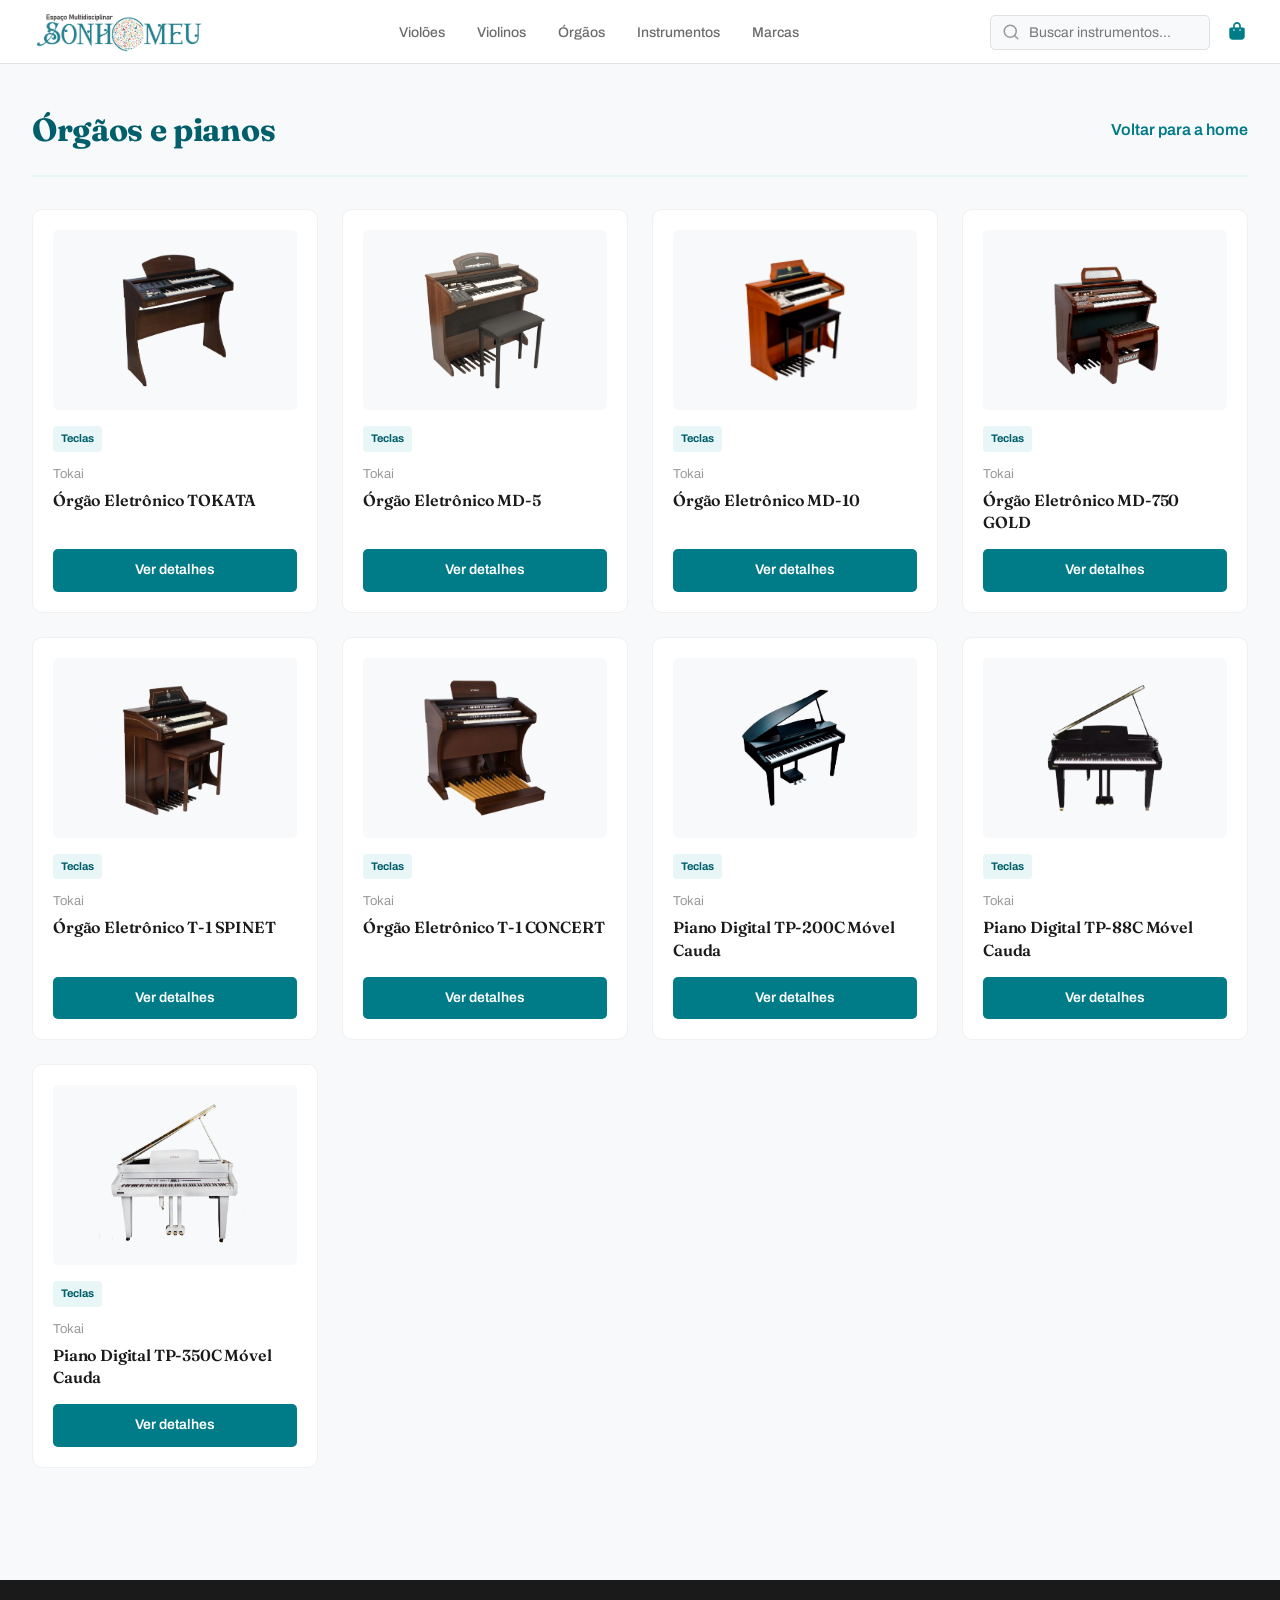
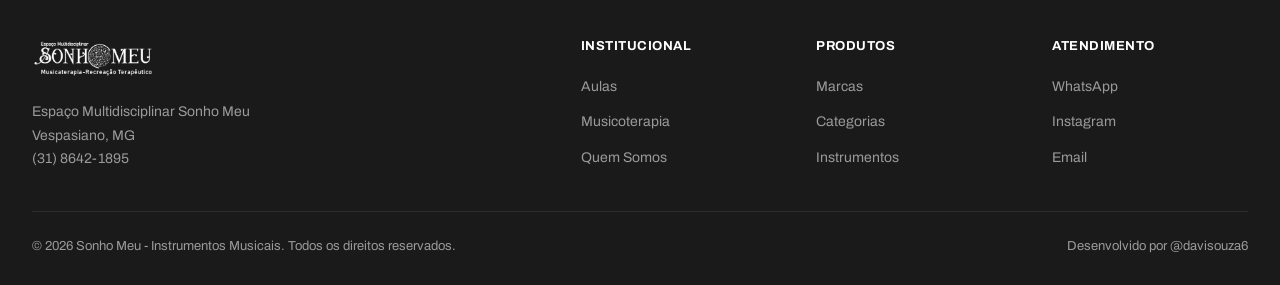
<file: orgaos.html>
<!DOCTYPE html>
<html lang="pt-BR">
<head>
    <meta charset="UTF-8">
    <meta name="viewport" content="width=device-width, initial-scale=1.0">
    <title>Órgãos e Pianos - Sonho Meu</title>
    <link rel="icon" href="img/logo-simples.png" type="image/png">
    <!-- Fonte -->
    <link rel="preconnect" href="https://fonts.googleapis.com">
    <link rel="preconnect" href="https://fonts.gstatic.com" crossorigin>
    <link href="https://fonts.googleapis.com/css2?family=Archivo:wght@400;500;600;700&family=Fraunces:opsz,wght@9..144,500;9..144,600&display=swap" rel="stylesheet">

   <script src="menu.js" defer></script>
   <script src="cart.js" defer></script>
   <script src="produtos.js" defer></script>
   <script src="search.js" defer></script>


    <!-- CSS Base -->
    <link rel="stylesheet" href="produto.css">
    <link rel="stylesheet" href="style.css">
    <style>
        .pagina-categoria {
            max-width: 1280px;
            margin: 0 auto;
            padding: 40px 32px;
        }

        .header-pagina {
            margin-bottom: 32px;
            border-bottom: 2px solid var(--primary-light);
            padding-bottom: 20px;
            display: flex;
            align-items: center;
            justify-content: space-between;
            flex-wrap: wrap;
            gap: 16px;
        }

        .header-pagina h1 {
            font-size: 32px;
            font-weight: 700;
            color: var(--primary-dark);
        }

        .header-pagina a {
            color: var(--primary);
            font-weight: 600;
            text-decoration: none;
            transition: 0.3s;
        }
        .header-pagina a:hover {
            color: var(--primary-dark);
        }

        .grid-categoria {
            display: grid;
            grid-template-columns: repeat(auto-fill, minmax(250px, 1fr));
            gap: 24px;
        }

        .card-categoria {
            background: var(--white);
            border-radius: var(--radius);
            padding: 20px;
            transition: var(--transition);
            border: 1px solid #f0f0f0;
            display: flex;
            flex-direction: column;
        }

        .card-categoria:hover {
            border-color: var(--primary-light);
        }

        .imagem-card {
            width: 100%;
            height: 180px;
            background: var(--bg-light);
            border-radius: var(--radius-sm);
            display: flex;
            align-items: center;
            justify-content: center;
            margin-bottom: 16px;
            overflow: hidden;
        }

        .imagem-card img {
            max-width: 80%;
            max-height: 80%;
            object-fit: contain;
        }

        .marca-tag {
            display: inline-block;
            background: var(--primary-light);
            color: var(--primary-dark);
            font-size: 11px;
            font-weight: 700;
            
            padding: 4px 8px;
            border-radius: 4px;
            margin-bottom: 12px;
            align-self: flex-start;
        }

        .marca-nome {
            font-size: 13px;
            color: var(--text-light);
            margin-bottom: 4px;
        }

        .nome-produto {
            font-size: 16px;
            font-weight: 600;
            color: var(--text-dark);
            margin-bottom: 16px;
            line-height: 1.4;
        }

        .btn-ver {
            display: inline-flex;
            align-items: center;
            justify-content: center;
            margin-top: auto;
            padding: 10px 16px;
            background: var(--primary);
            color: white;
            font-size: 14px;
            font-weight: 600;
            border-radius: var(--radius-sm);
            text-decoration: none;
            transition: var(--transition);
        }

        .btn-ver:hover {
            background: var(--primary-dark);
        }

        @media (max-width: 768px) {
            .pagina-categoria {
                padding: 20px 16px;
            }
            .header-pagina h1 {
                font-size: 24px;
            }
        }
    </style>
</head>
<body>

    <!--! HEADER -->
    <header>
        <div class="header-container">
            <div class="logo">
                <a href="index.html"><img src="img/logo-colorida.jpg" alt="Sonho Meu"></a>
            </div>
            <nav class="nav-menu" id="navMenu">
                <ul>
                    <li><a href="violoes.html" class="nav-link">Violões</a></li>
                    <li><a href="violinos.html" class="nav-link">Violinos</a></li>
                    <li><a href="orgaos.html" class="nav-link">Órgãos</a></li>
                    <li><a href="todos-produtos.html" class="nav-link">Instrumentos</a></li>
                    <li><a href="index.html#marcas-section" class="nav-link">Marcas</a></li>
                </ul>
            </nav>
            <div class="header-actions">
                <div class="search-box" id="searchBox">
    <svg class="search-icon" width="18" height="18" viewBox="0 0 24 24" fill="none" stroke="currentColor" stroke-width="2" stroke-linecap="round" stroke-linejoin="round">
      <circle cx="11" cy="11" r="8"></circle>
      <line x1="21" y1="21" x2="16.65" y2="16.65"></line>
    </svg>
    <input type="text" id="searchInput" class="search-input"placeholder="Buscar instrumentos..." autocomplete="off">
    <div class="search-results" id="searchResults"></div>
  </div>
                <a href="carrinho.html" class="cart-icon">
                    <svg xmlns="http://www.w3.org/2000/svg" viewBox="0 0 640 640">
                        <path fill="currentColor" d="M256 144C256 108.7 284.7 80 320 80C355.3 80 384 108.7 384 144L384 192L256 192L256 144zM208 192L144 192C117.5 192 96 213.5 96 240L96 448C96 501 139 544 192 544L448 544C501 544 544 501 544 448L544 240C544 213.5 522.5 192 496 192L432 192L432 144C432 82.1 381.9 32 320 32C258.1 32 208 82.1 208 144L208 192zM232 240C245.3 240 256 250.7 256 264C256 277.3 245.3 288 232 288C218.7 288 208 277.3 208 264C208 250.7 218.7 240 232 240zM384 264C384 250.7 394.7 240 408 240C421.3 240 432 250.7 432 264C432 277.3 421.3 288 408 288C394.7 288 384 277.3 384 264z"/>
                    </svg>
                    <span class="cart-badge">0</span>
                </a>
                <button class="menu-toggle" id="menuToggle" aria-label="Abrir menu" aria-controls="navMenu" aria-expanded="false">
                  <span></span>
                  <span></span>
                  <span></span>
                </button>
            </div>

            <div class="nav-overlay" id="navOverlay"></div>
        </div>
    </header>

    <!--! CONTEÚDO PRINCIPAL -->
    <main>
        <section class="pagina-categoria">
            <div class="header-pagina">
                <h1>Órgãos e pianos</h1>
                <a href="index.html">Voltar para a home</a>
            </div>

            <div class="grid-categoria">

                <!-- TOKAI - TECLAS                                              -->

                <div class="card-categoria">
                    <div class="imagem-card"><img src="img/tokata.png" alt="Órgão Tokai"></div>
                    <span class="marca-tag">Teclas</span>
                    <p class="marca-nome">Tokai</p>
                    <h3 class="nome-produto">Órgão Eletrônico TOKATA</h3>
                    <a href="produto.html?sku=tokata" class="btn-ver">Ver detalhes</a>
                </div>

                <div class="card-categoria">
                    <div class="imagem-card"><img src="img/md5.png" alt="Órgão Tokai"></div>
                    <span class="marca-tag">Teclas</span>
                    <p class="marca-nome">Tokai</p>
                    <h3 class="nome-produto">Órgão Eletrônico MD-5</h3>
                    <a href="produto.html?sku=md5" class="btn-ver">Ver detalhes</a>
                </div>

                <div class="card-categoria">
                    <div class="imagem-card"><img src="img/md10.png" alt="Órgão Tokai"></div>
                    <span class="marca-tag">Teclas</span>
                    <p class="marca-nome">Tokai</p>
                    <h3 class="nome-produto">Órgão Eletrônico MD-10</h3>
                    <a href="produto.html?sku=md10" class="btn-ver">Ver detalhes</a>
                </div>

                <div class="card-categoria">
                    <div class="imagem-card"><img src="img/md750.png" alt="Órgão Tokai"></div>
                    <span class="marca-tag">Teclas</span>
                    <p class="marca-nome">Tokai</p>
                    <h3 class="nome-produto">Órgão Eletrônico MD-750 GOLD</h3>
                    <a href="produto.html?sku=md750" class="btn-ver">Ver detalhes</a>
                </div>

                <div class="card-categoria">
                    <div class="imagem-card"><img src="img/t1spinet.png" alt="Órgão Tokai"></div>
                    <span class="marca-tag">Teclas</span>
                    <p class="marca-nome">Tokai</p>
                    <h3 class="nome-produto">Órgão Eletrônico T-1 SPINET</h3>
                    <a href="produto.html?sku=t1spinet" class="btn-ver">Ver detalhes</a>
                </div>

                <div class="card-categoria">
                    <div class="imagem-card"><img src="img/t1concert.png" alt="Órgão Tokai"></div>
                    <span class="marca-tag">Teclas</span>
                    <p class="marca-nome">Tokai</p>
                    <h3 class="nome-produto">Órgão Eletrônico T-1 CONCERT</h3>
                    <a href="produto.html?sku=t1concert" class="btn-ver">Ver detalhes</a>
                </div>

                <div class="card-categoria">
                    <div class="imagem-card"><img src="img/tp200c.png" alt="Piano Tokai"></div>
                    <span class="marca-tag">Teclas</span>
                    <p class="marca-nome">Tokai</p>
                    <h3 class="nome-produto">Piano Digital TP-200C Móvel Cauda</h3>
                    <a href="produto.html?sku=tp200c" class="btn-ver">Ver detalhes</a>
                </div>

                <div class="card-categoria">
                    <div class="imagem-card"><img src="img/tp88c.png" alt="Piano Tokai"></div>
                    <span class="marca-tag">Teclas</span>
                    <p class="marca-nome">Tokai</p>
                    <h3 class="nome-produto">Piano Digital TP-88C Móvel Cauda</h3>
                    <a href="produto.html?sku=tp88c" class="btn-ver">Ver detalhes</a>
                </div>

                <div class="card-categoria">
                    <div class="imagem-card"><img src="img/tp350c.png" alt="Piano Tokai"></div>
                    <span class="marca-tag">Teclas</span>
                    <p class="marca-nome">Tokai</p>
                    <h3 class="nome-produto">Piano Digital TP-350C Móvel Cauda</h3>
                    <a href="produto.html?sku=tp350c" class="btn-ver">Ver detalhes</a>
                </div>

            </div>
        </section>
    </main>

    <!--! FOOTER -->
    <footer class="footer">
      <div class="footer-container">
        <div class="footer-top">
          <div class="footer-brand">
            <img src="img/logo-branca.png" alt="Sonho Meu" />
            <!-- TODO Davi: confirmar com a Fabiana o endereço completo e o horário
                 de atendimento e trocar as duas linhas abaixo. -->
            <p class="footer-endereco">
              Espaço Multidisciplinar Sonho Meu<br />
              Vespasiano, MG<br />
              (31) 8642-1895
            </p>
          </div>

          <div class="footer-links">
            <div class="footer-col">
              <h4>Institucional</h4>
              <ul>
                <li><a href="sobre.html#aulas">Aulas</a></li>
                <li><a href="sobre.html#musicoterapia">Musicoterapia</a></li>
                <li><a href="sobre.html">Quem Somos</a></li>
              </ul>
            </div>
            <div class="footer-col">
              <h4>Produtos</h4>
              <ul>
                <li><a href="index.html#marcas-section">Marcas</a></li>
                <li><a href="index.html#promo-grid">Categorias</a></li>
                <li><a href="todos-produtos.html">Instrumentos</a></li>
              </ul>
            </div>
            <div class="footer-col">
              <h4>Atendimento</h4>
              <ul>
                <li><a href="https://wa.me/553186421895">WhatsApp</a></li>
                <li><a href="https://www.instagram.com/sonhomeu_musica/">Instagram</a></li>
                <li><a href="mailto:fabianacamargos6@gmail.com">Email</a></li>
              </ul>
            </div>
          </div>
        </div>

        <hr class="footer-divider" />

        <div class="footer-bottom">
          <span class="rights"
            >© 2026 Sonho Meu - Instrumentos Musicais. Todos os direitos
            reservados.</span
          >
          <span class="dev"
            >Desenvolvido por
            <a href="https://github.com/davisouza6">@davisouza6</a></span
          >
        </div>
      </div>
    </footer>
</body>
</html>
</file>
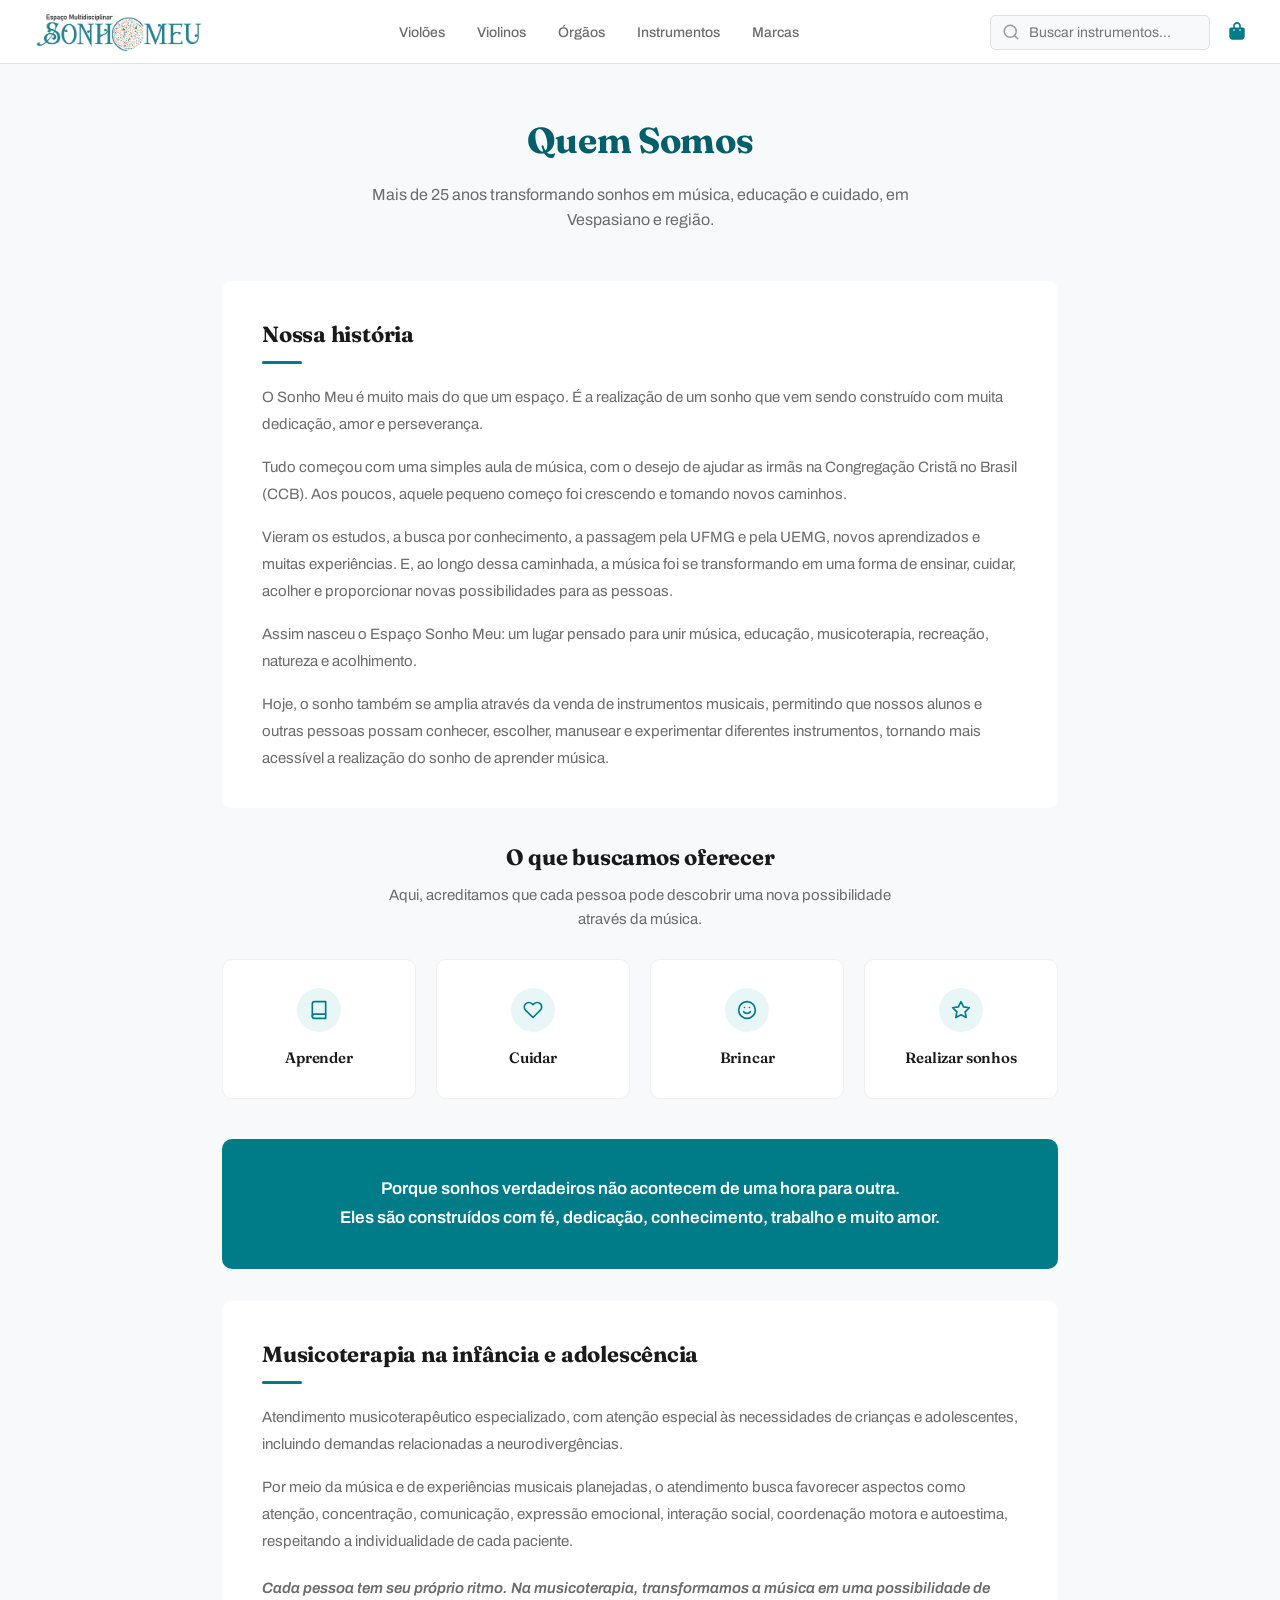
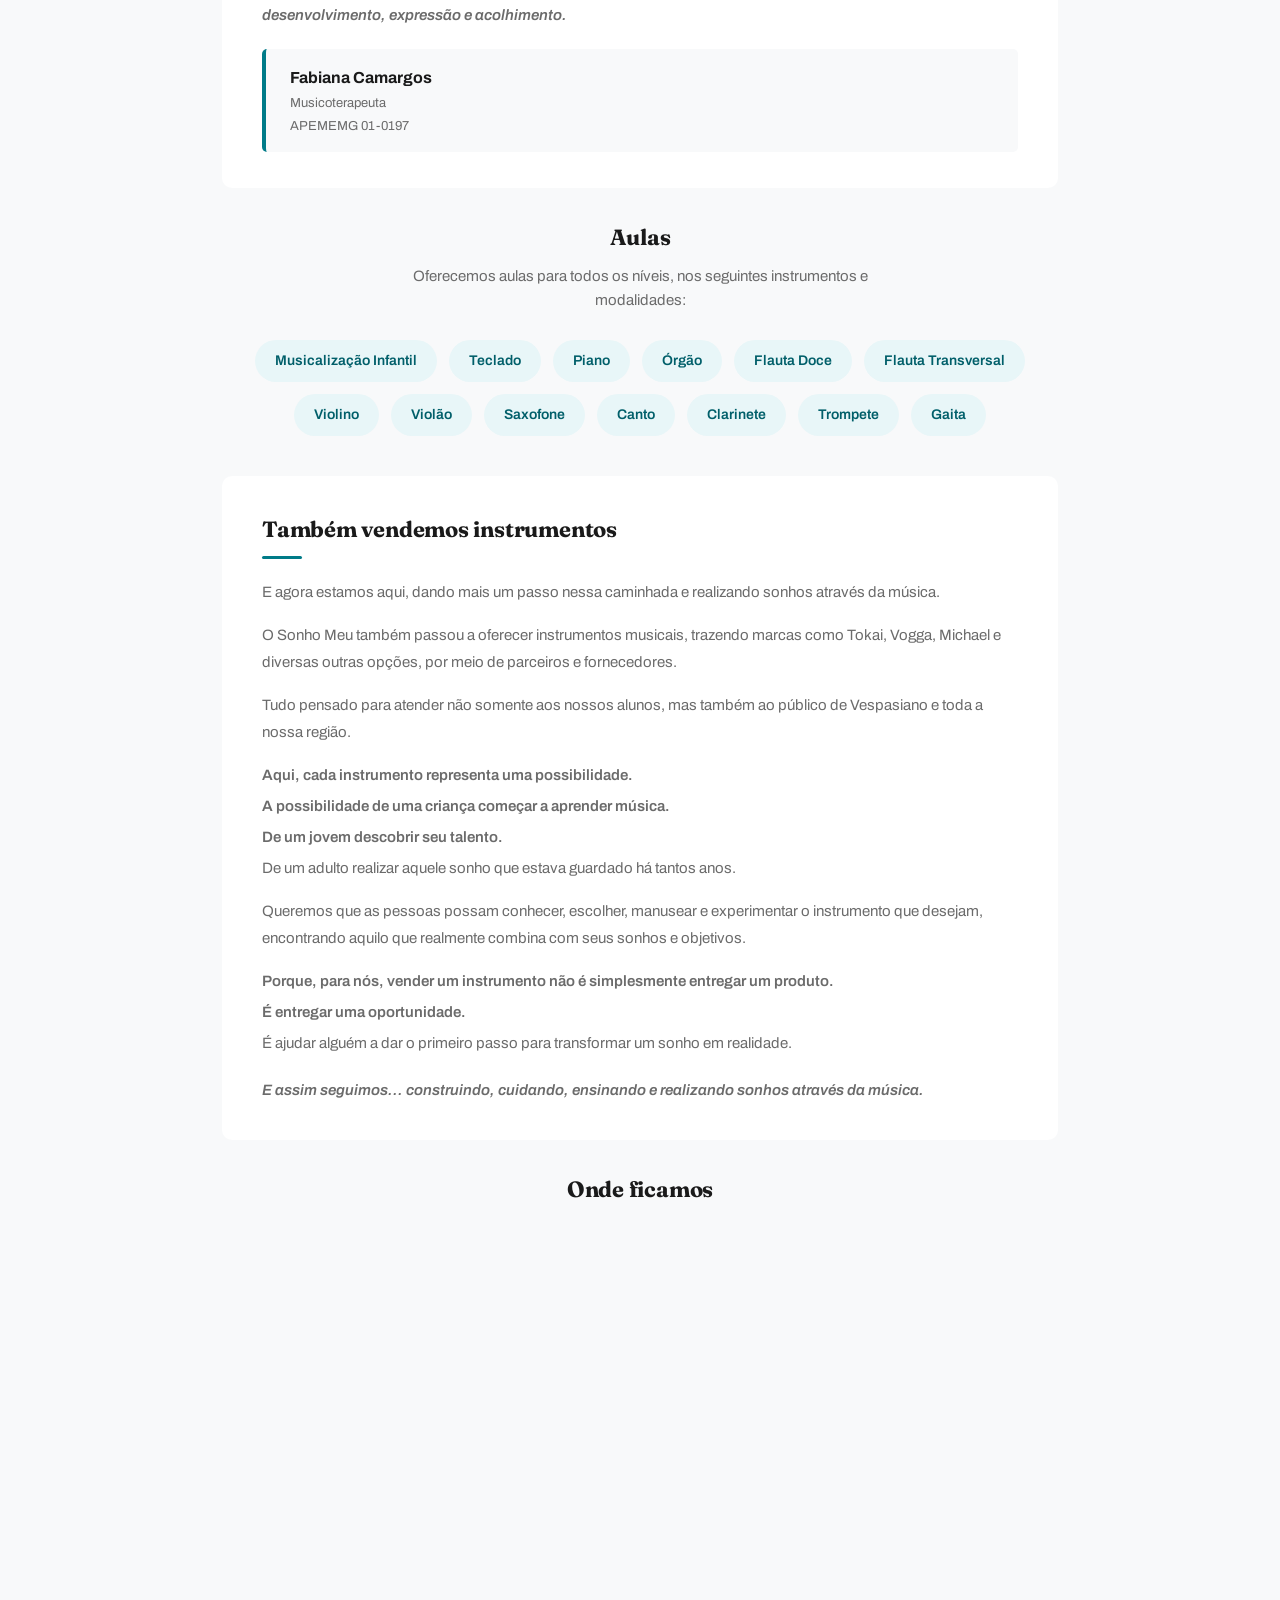
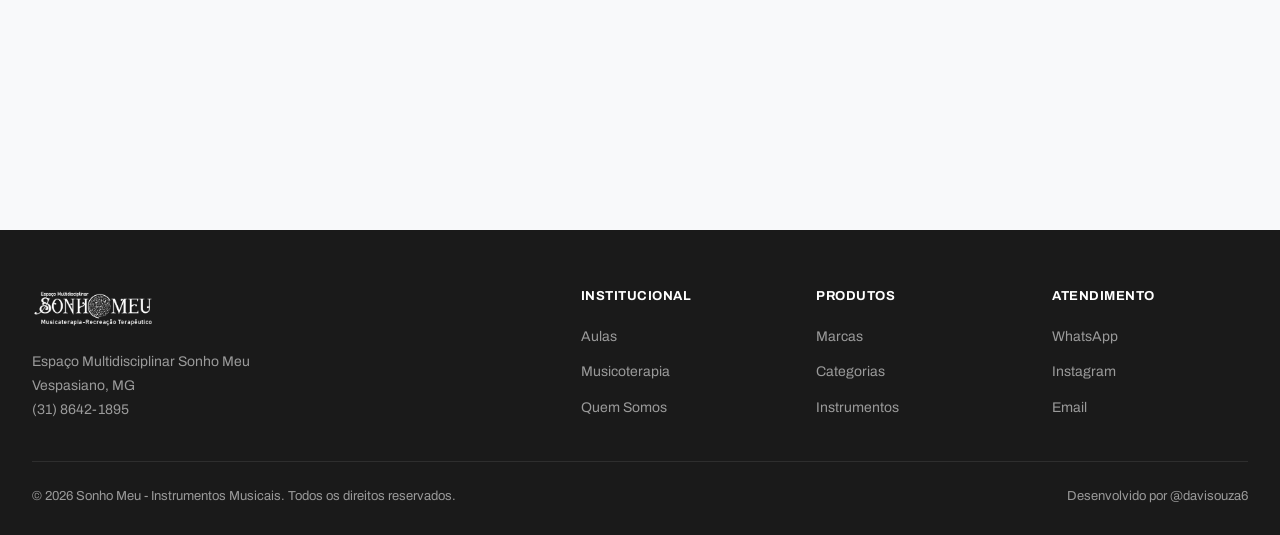
<file: sobre.html>
<!doctype html>
<html lang="pt-BR">
  <head>
    <meta charset="UTF-8" />
    <meta name="viewport" content="width=device-width, initial-scale=1.0" />
    <title>Quem Somos - Sonho Meu</title>
    <meta name="description" content="Conheça a história do Sonho Meu: mais de 25 anos unindo música, educação, musicoterapia e recreação, em Vespasiano e região." />
    <link rel="icon" href="img/logo-simples.png" type="image/png">

    <!-- Fonte -->
    <link rel="preconnect" href="https://fonts.googleapis.com" />
    <link rel="preconnect" href="https://fonts.gstatic.com" crossorigin />
    <link href="https://fonts.googleapis.com/css2?family=Archivo:wght@400;500;600;700&family=Fraunces:opsz,wght@9..144,500;9..144,600&display=swap" rel="stylesheet">

    <script src="menu.js" defer></script>
   <script src="cart.js" defer></script>
   <script src="produtos.js" defer></script>
   <script src="search.js" defer></script>

    <!-- CSS Base -->
    <link rel="stylesheet" href="produto.css" />
    <link rel="stylesheet" href="style.css">
    <style>
        .pagina-sobre {
            max-width: 900px;
            margin: 0 auto;
            padding: 48px 32px 72px;
        }

        /* card principal */
        .sobre-hero {
            text-align: center;
            margin-bottom: 48px;
        }

        .sobre-hero h1 {
            font-size: 36px;
            font-weight: 700;
            color: var(--primary-dark);
            margin-bottom: 12px;
        }

        .sobre-hero .subtitle {
            font-size: 16px;
            color: var(--text-gray);
            max-width: 560px;
            margin: 0 auto;
            line-height: 1.6;
        }

        /* cards de texto */
        .sobre-card {
            background: var(--white);
            border-radius: var(--radius);
            padding: 36px 40px;
            margin-bottom: 32px;
        }

        .sobre-card h2 {
            font-size: 22px;
            font-weight: 700;
            color: var(--text-dark);
            margin-bottom: 20px;
            position: relative;
            padding-bottom: 12px;
            display: inline-block;
        }

        .sobre-card h2::after {
            content: "";
            position: absolute;
            bottom: 0;
            left: 0;
            width: 40px;
            height: 3px;
            background: var(--primary);
            border-radius: 2px;
        }

        .sobre-card p {
            font-size: 15px;
            line-height: 1.8;
            color: var(--text-gray);
            margin-bottom: 16px;
        }

        .sobre-card p:last-child {
            margin-bottom: 0;
        }

        .sobre-linha {
            font-weight: 600;
            color: var(--text-dark);
            margin-bottom: 4px !important;
        }

        .sobre-final {
            font-style: italic;
            color: var(--primary-dark);
            font-weight: 600;
            margin-top: 20px !important;
        }

        /* o que oferecemos */
        .sobre-valores {
            text-align: center;
            margin-bottom: 40px;
        }

        .sobre-valores h2 {
            font-size: 22px;
            font-weight: 700;
            color: var(--text-dark);
            margin-bottom: 8px;
        }

        .valores-intro {
            font-size: 15px;
            color: var(--text-gray);
            max-width: 520px;
            margin: 0 auto 28px;
            line-height: 1.6;
        }

        .valores-grid {
            display: grid;
            grid-template-columns: repeat(4, 1fr);
            gap: 20px;
        }

        .valor-card {
            background: var(--white);
            border-radius: var(--radius);
            padding: 28px 16px;
            transition: var(--transition);
            border: 1px solid #f0f0f0;
        }

        .valor-card:hover {
            border-color: var(--primary-light);
        }

        .valor-icone {
            width: 44px;
            height: 44px;
            margin: 0 auto 14px;
            display: flex;
            align-items: center;
            justify-content: center;
            background: var(--primary-light);
            color: var(--primary);
            border-radius: 50%;
        }

        .valor-card h3 {
            font-size: 15px;
            font-weight: 600;
            color: var(--text-dark);
        }

        /* destaque / citação */
        .sobre-destaque {
            background: var(--primary);
            color: var(--white);
            border-radius: var(--radius);
            padding: 36px 40px;
            margin-bottom: 32px;
            text-align: center;
            font-size: 17px;
            font-weight: 600;
            line-height: 1.7;
        }

        /* mapa */
        .sobre-mapa {
            text-align: center;
        }

        .sobre-mapa h2 {
            font-size: 22px;
            font-weight: 700;
            color: var(--text-dark);
            margin-bottom: 8px;
        }

        .mapa-subtitle {
            font-size: 15px;
            color: var(--text-gray);
            margin-bottom: 24px;
        }

        .mapa-frame {
            border-radius: var(--radius);
            overflow: hidden;
            position: relative;
            width: 100%;
            padding-bottom: 56.25%;
            height: 0;
        }

        .mapa-frame iframe {
            position: absolute;
            top: 0;
            left: 0;
            width: 100%;
            height: 100%;
            border: 0;
        }

        /* info profissional (musicoterapia) */
        .sobre-info-profissional {
            background: var(--bg-light);
            border-left: 4px solid var(--primary);
            border-radius: var(--radius-sm);
            padding: 16px 24px;
            margin-top: 20px;
        }

        .sobre-info-profissional strong {
            display: block;
            font-size: 16px;
            color: var(--text-dark);
        }

        .sobre-info-profissional span {
            display: block;
            font-size: 13px;
            color: var(--text-gray);
            margin-top: 2px;
        }

        /* aulas */
        .aulas-grid {
            display: flex;
            flex-wrap: wrap;
            justify-content: center;
            gap: 12px;
        }

        .aula-chip {
            background: var(--primary-light);
            color: var(--primary-dark);
            font-size: 14px;
            font-weight: 600;
            padding: 10px 20px;
            border-radius: 999px;
            transition: var(--transition);
        }

        .aula-chip:hover {
            background: var(--primary);
            color: var(--white);
        }
        .pagina-sobre [id] {
            scroll-margin-top: 110px;
        }

        /* responsivo */
        @media (max-width: 768px) {
            .pagina-sobre {
                padding: 32px 16px 48px;
            }

            .sobre-hero h1 {
                font-size: 28px;
            }

            .sobre-card {
                padding: 28px 24px;
            }

            .sobre-destaque {
                padding: 28px 24px;
                font-size: 16px;
            }

            .valores-grid {
                grid-template-columns: repeat(2, 1fr);
            }
        }

        @media (max-width: 480px) {
            .valores-grid {
                grid-template-columns: 1fr;
            }
        }
    </style>
</head>
  <body>
    <!-- header -->
    <header>
      <div class="header-container">
        <div class="logo">
          <a href="index.html">
            <img src="img/logo-colorida.jpg" alt="Sonho Meu" />
          </a>
        </div>

        <nav class="nav-menu" id="navMenu">
          <ul>
            <li><a href="violoes.html" class="nav-link">Violões</a></li>
            <li><a href="violinos.html" class="nav-link">Violinos</a></li>
            <li><a href="orgaos.html" class="nav-link">Órgãos</a></li>
            <li><a href="todos-produtos.html" class="nav-link">Instrumentos</a></li>
            <li><a href="index.html#marcas-section" class="nav-link">Marcas</a></li>
          </ul>
        </nav>

        <div class="header-actions">
          <div class="search-box" id="searchBox">
    <svg class="search-icon" width="18" height="18" viewBox="0 0 24 24" fill="none" stroke="currentColor" stroke-width="2" stroke-linecap="round" stroke-linejoin="round">
      <circle cx="11" cy="11" r="8"></circle>
      <line x1="21" y1="21" x2="16.65" y2="16.65"></line>
    </svg>
    <input type="text" id="searchInput" class="search-input"               placeholder="Buscar instrumentos..." autocomplete="off">
    <div class="search-results" id="searchResults"></div>
  </div>
          <a href="carrinho.html" class="cart-icon">
            <svg xmlns="http://www.w3.org/2000/svg" viewBox="0 0 640 640">
              <path
                fill="currentColor"
                d="M256 144C256 108.7 284.7 80 320 80C355.3 80 384 108.7 384 144L384 192L256 192L256 144zM208 192L144 192C117.5 192 96 213.5 96 240L96 448C96 501 139 544 192 544L448 544C501 544 544 501 544 448L544 240C544 213.5 522.5 192 496 192L432 192L432 144C432 82.1 381.9 32 320 32C258.1 32 208 82.1 208 144L208 192zM232 240C245.3 240 256 250.7 256 264C256 277.3 245.3 288 232 288C218.7 288 208 277.3 208 264C208 250.7 218.7 240 232 240zM384 264C384 250.7 394.7 240 408 240C421.3 240 432 250.7 432 264C432 277.3 421.3 288 408 288C394.7 288 384 277.3 384 264z"
              />
            </svg>
            <span class="cart-badge">0</span>
          </a>
          <button class="menu-toggle" id="menuToggle" aria-label="Abrir menu" aria-controls="navMenu" aria-expanded="false">
            <span></span>
            <span></span>
            <span></span>
          </button>
        </div>

        <div class="nav-overlay" id="navOverlay"></div>
      </div>
    </header>

    <!-- conteúdo principal -->
    <main>
      <section class="pagina-sobre">

        <div class="sobre-hero">
          <h1>Quem Somos</h1>
          <p class="subtitle">Mais de 25 anos transformando sonhos em música, educação e cuidado, em Vespasiano e região.</p>
        </div>

        <div class="sobre-card">
          <h2>Nossa história</h2>
          <p>O Sonho Meu é muito mais do que um espaço. É a realização de um sonho que vem sendo construído com muita dedicação, amor e perseverança.</p>
          <p>Tudo começou com uma simples aula de música, com o desejo de ajudar as irmãs na Congregação Cristã no Brasil (CCB). Aos poucos, aquele pequeno começo foi crescendo e tomando novos caminhos.</p>
          <p>Vieram os estudos, a busca por conhecimento, a passagem pela UFMG e pela UEMG, novos aprendizados e muitas experiências. E, ao longo dessa caminhada, a música foi se transformando em uma forma de ensinar, cuidar, acolher e proporcionar novas possibilidades para as pessoas.</p>
          <p>Assim nasceu o Espaço Sonho Meu: um lugar pensado para unir música, educação, musicoterapia, recreação, natureza e acolhimento.</p>
          <p>Hoje, o sonho também se amplia através da venda de instrumentos musicais, permitindo que nossos alunos e outras pessoas possam conhecer, escolher, manusear e experimentar diferentes instrumentos, tornando mais acessível a realização do sonho de aprender música.</p>
        </div>

        <div class="sobre-valores">
          <h2>O que buscamos oferecer</h2>
          <p class="valores-intro">Aqui, acreditamos que cada pessoa pode descobrir uma nova possibilidade através da música.</p>

          <div class="valores-grid">
            <div class="valor-card">
              <div class="valor-icone">
                <svg width="20" height="20" viewBox="0 0 24 24" fill="none" stroke="currentColor" stroke-width="2" stroke-linecap="round" stroke-linejoin="round">
                  <path d="M4 19.5A2.5 2.5 0 0 1 6.5 17H20"></path>
                  <path d="M6.5 2H20v20H6.5A2.5 2.5 0 0 1 4 19.5v-15A2.5 2.5 0 0 1 6.5 2z"></path>
                </svg>
              </div>
              <h3>Aprender</h3>
            </div>

            <div class="valor-card">
              <div class="valor-icone">
                <svg width="20" height="20" viewBox="0 0 24 24" fill="none" stroke="currentColor" stroke-width="2" stroke-linecap="round" stroke-linejoin="round">
                  <path d="M20.8 4.6a5.5 5.5 0 0 0-7.8 0L12 5.6l-1-1a5.5 5.5 0 0 0-7.8 7.8l1 1L12 21l7.8-7.8 1-1a5.5 5.5 0 0 0 0-7.8z"></path>
                </svg>
              </div>
              <h3>Cuidar</h3>
            </div>

            <div class="valor-card">
              <div class="valor-icone">
                <svg width="20" height="20" viewBox="0 0 24 24" fill="none" stroke="currentColor" stroke-width="2" stroke-linecap="round" stroke-linejoin="round">
                  <circle cx="12" cy="12" r="10"></circle>
                  <path d="M8 14s1.5 2 4 2 4-2 4-2"></path>
                  <line x1="9" y1="9" x2="9.01" y2="9"></line>
                  <line x1="15" y1="9" x2="15.01" y2="9"></line>
                </svg>
              </div>
              <h3>Brincar</h3>
            </div>

            <div class="valor-card">
              <div class="valor-icone">
                <svg width="20" height="20" viewBox="0 0 24 24" fill="none" stroke="currentColor" stroke-width="2" stroke-linecap="round" stroke-linejoin="round">
                  <polygon points="12 2 15.09 8.26 22 9.27 17 14.14 18.18 21.02 12 17.77 5.82 21.02 7 14.14 2 9.27 8.91 8.26 12 2"></polygon>
                </svg>
              </div>
              <h3>Realizar sonhos</h3>
            </div>
          </div>
        </div>

        <div class="sobre-destaque">
          Porque sonhos verdadeiros não acontecem de uma hora para outra.<br>
          Eles são construídos com fé, dedicação, conhecimento, trabalho e muito amor.
        </div>

        <div class="sobre-card" id="musicoterapia">
          <h2>Musicoterapia na infância e adolescência</h2>
          <p>Atendimento musicoterapêutico especializado, com atenção especial às necessidades de crianças e adolescentes, incluindo demandas relacionadas a neurodivergências.</p>
          <p>Por meio da música e de experiências musicais planejadas, o atendimento busca favorecer aspectos como atenção, concentração, comunicação, expressão emocional, interação social, coordenação motora e autoestima, respeitando a individualidade de cada paciente.</p>
          <p class="sobre-final">Cada pessoa tem seu próprio ritmo. Na musicoterapia, transformamos a música em uma possibilidade de desenvolvimento, expressão e acolhimento.</p>

          <div class="sobre-info-profissional">
            <strong>Fabiana Camargos</strong>
            <span>Musicoterapeuta</span>
            <span>APEMEMG 01-0197</span>
          </div>
        </div>

        <div class="sobre-valores" id="aulas">
          <h2>Aulas</h2>
          <p class="valores-intro">Oferecemos aulas para todos os níveis, nos seguintes instrumentos e modalidades:</p>

          <div class="aulas-grid">
            <span class="aula-chip">Musicalização Infantil</span>
            <span class="aula-chip">Teclado</span>
            <span class="aula-chip">Piano</span>
            <span class="aula-chip">Órgão</span>
            <span class="aula-chip">Flauta Doce</span>
            <span class="aula-chip">Flauta Transversal</span>
            <span class="aula-chip">Violino</span>
            <span class="aula-chip">Violão</span>
            <span class="aula-chip">Saxofone</span>
            <span class="aula-chip">Canto</span>
            <span class="aula-chip">Clarinete</span>
            <span class="aula-chip">Trompete</span>
            <span class="aula-chip">Gaita</span>
          </div>
        </div>

        <div class="sobre-card">
          <h2>Também vendemos instrumentos</h2>
          <p>E agora estamos aqui, dando mais um passo nessa caminhada e realizando sonhos através da música.</p>
          <p>O Sonho Meu também passou a oferecer instrumentos musicais, trazendo marcas como Tokai, Vogga, Michael e diversas outras opções, por meio de parceiros e fornecedores.</p>
          <p>Tudo pensado para atender não somente aos nossos alunos, mas também ao público de Vespasiano e toda a nossa região.</p>

          <p class="sobre-linha">Aqui, cada instrumento representa uma possibilidade.</p>
          <p class="sobre-linha">A possibilidade de uma criança começar a aprender música.</p>
          <p class="sobre-linha">De um jovem descobrir seu talento.</p>
          <p>De um adulto realizar aquele sonho que estava guardado há tantos anos.</p>

          <p>Queremos que as pessoas possam conhecer, escolher, manusear e experimentar o instrumento que desejam, encontrando aquilo que realmente combina com seus sonhos e objetivos.</p>

          <p class="sobre-linha">Porque, para nós, vender um instrumento não é simplesmente entregar um produto.</p>
          <p class="sobre-linha">É entregar uma oportunidade.</p>
          <p>É ajudar alguém a dar o primeiro passo para transformar um sonho em realidade.</p>

          <p class="sobre-final">E assim seguimos... construindo, cuidando, ensinando e realizando sonhos através da música.</p>
        </div>

        <div class="sobre-mapa">
          <h2>Onde ficamos</h2>
          <div class="mapa-frame">
            <iframe
              src="https://www.google.com/maps/embed?pb=!1m18!1m12!1m3!1d3756.7213972704753!2d-43.9379146!3d-19.681888000000004!2m3!1f0!2f0!3f0!3m2!1i1024!2i768!4f13.1!3m3!1m2!1s0xa67d626849362b%3A0xd66ba1242b666aa8!2sEspa%C3%A7o%20Multidisciplinar%20Sonho%20Meu%2FRemulte!5e0!3m2!1spt-BR!2sbr!4v1789325728182!5m2!1spt-BR!2sbr"
              allowfullscreen=""
              loading="lazy"
              referrerpolicy="strict-origin-when-cross-origin"
              title="Localização do Espaço Sonho Meu no Google Maps"
            ></iframe>
          </div>
        </div>

      </section>
    </main>

    <!-- footer -->
    <footer class="footer">
      <div class="footer-container">
        <div class="footer-top">
          <div class="footer-brand">
            <img src="img/logo-branca.png" alt="Sonho Meu" />
            <!-- TODO Davi: confirmar com a Fabiana o endereço completo e o horário
                 de atendimento e trocar as duas linhas abaixo. -->
            <p class="footer-endereco">
              Espaço Multidisciplinar Sonho Meu<br />
              Vespasiano, MG<br />
              (31) 8642-1895
            </p>
          </div>

          <div class="footer-links">
            <div class="footer-col">
              <h4>Institucional</h4>
              <ul>
                <li><a href="sobre.html#aulas">Aulas</a></li>
                <li><a href="sobre.html#musicoterapia">Musicoterapia</a></li>
                <li><a href="sobre.html">Quem Somos</a></li>
              </ul>
            </div>
            <div class="footer-col">
              <h4>Produtos</h4>
              <ul>
                <li><a href="index.html#marcas-section">Marcas</a></li>
                <li><a href="index.html#promo-grid">Categorias</a></li>
                <li><a href="todos-produtos.html">Instrumentos</a></li>
              </ul>
            </div>
            <div class="footer-col">
              <h4>Atendimento</h4>
              <ul>
                <li><a href="https://wa.me/553186421895">WhatsApp</a></li>
                <li><a href="https://www.instagram.com/sonhomeu_musica/">Instagram</a></li>
                <li><a href="mailto:fabianacamargos6@gmail.com">Email</a></li>
              </ul>
            </div>
          </div>
        </div>

        <hr class="footer-divider" />

        <div class="footer-bottom">
          <span class="rights"
            >© 2026 Sonho Meu - Instrumentos Musicais. Todos os direitos
            reservados.</span
          >
          <span class="dev"
            >Desenvolvido por
            <a href="https://github.com/davisouza6">@davisouza6</a></span
          >
        </div>
      </div>
    </footer>
  </body>
</html>
</file>
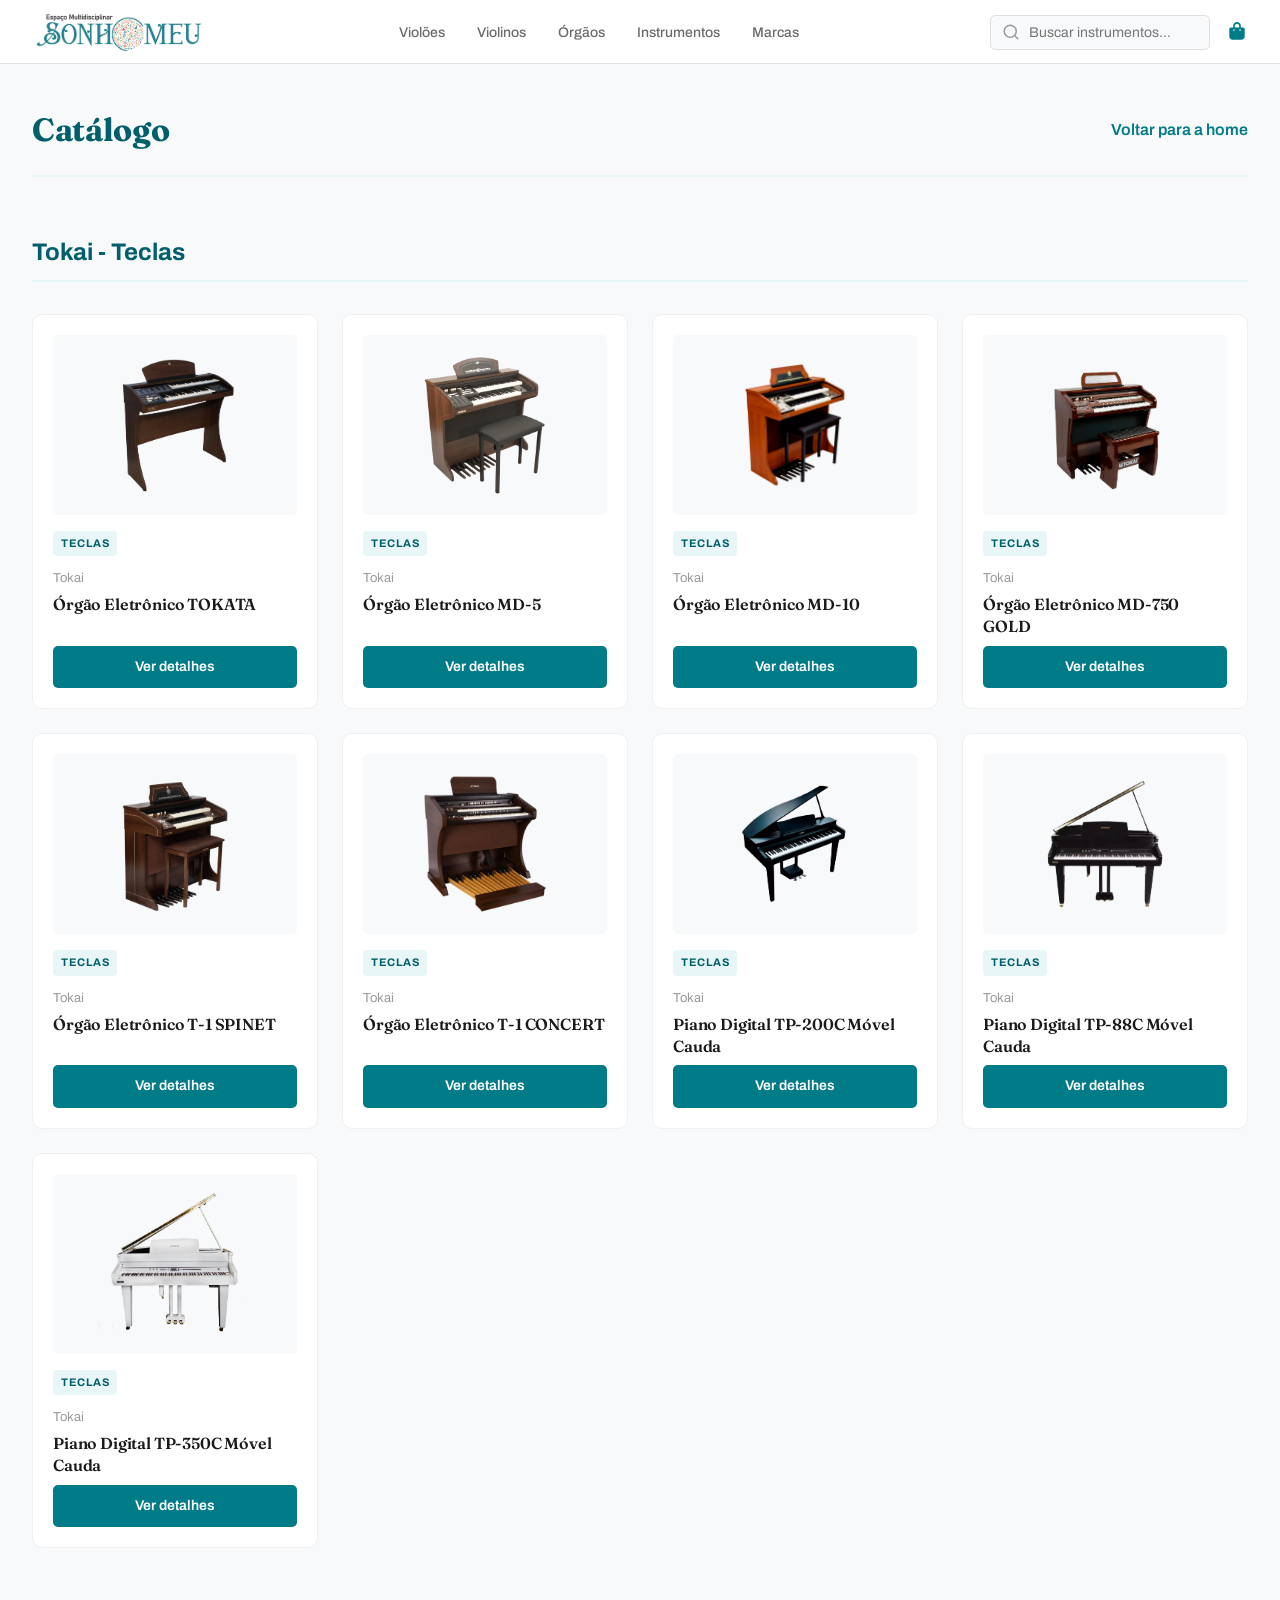
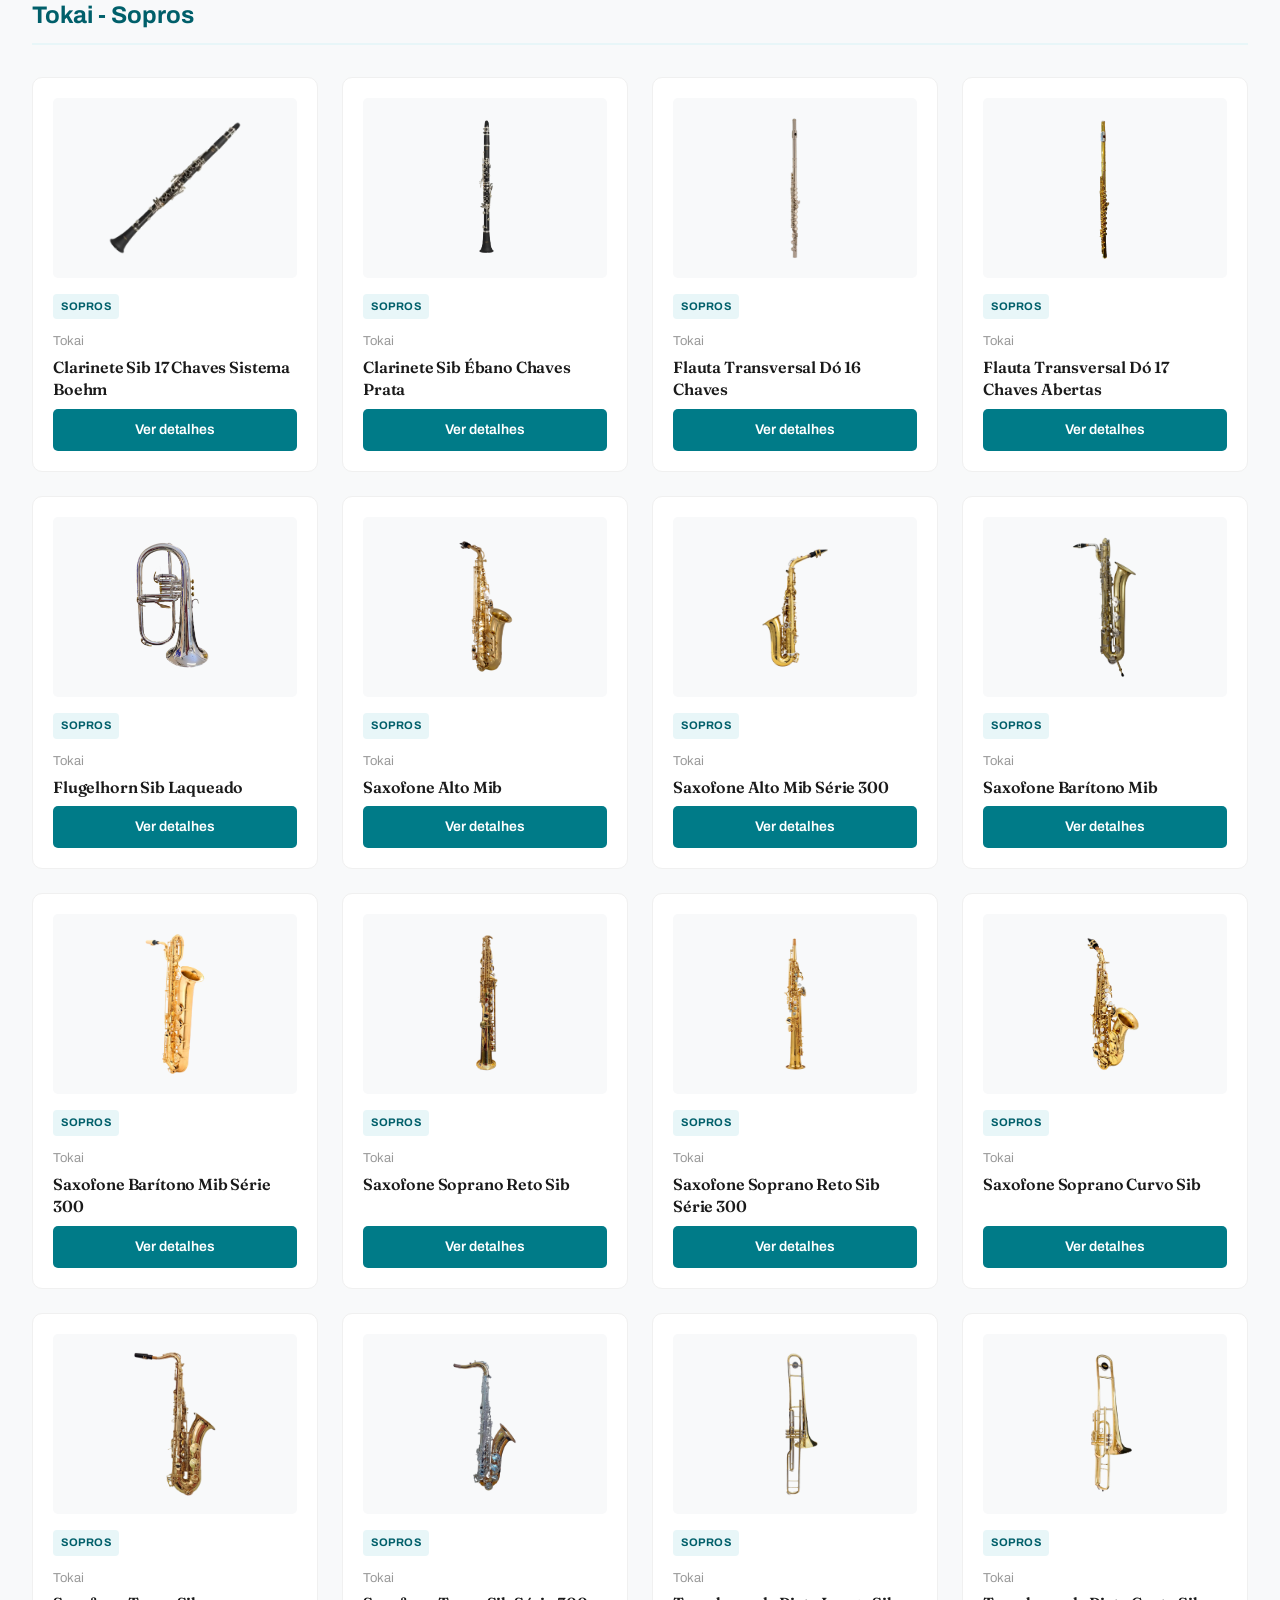
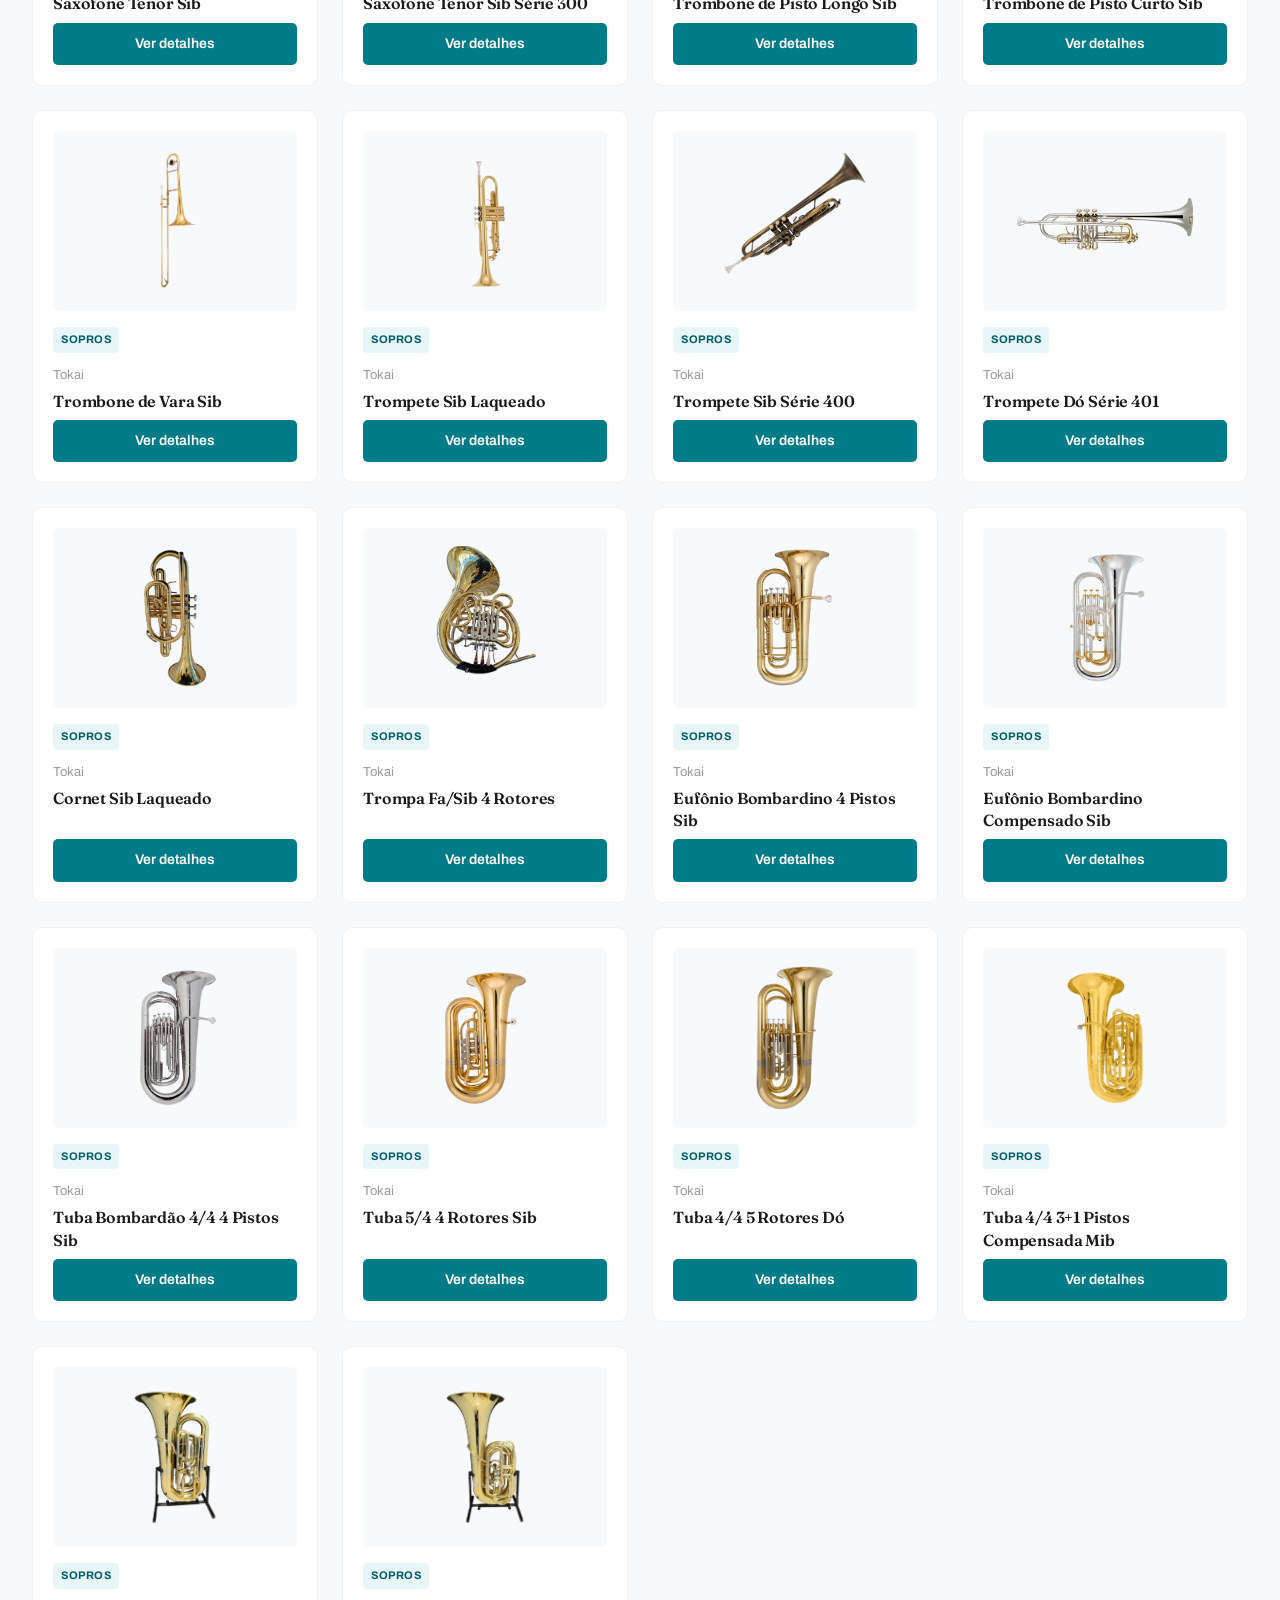
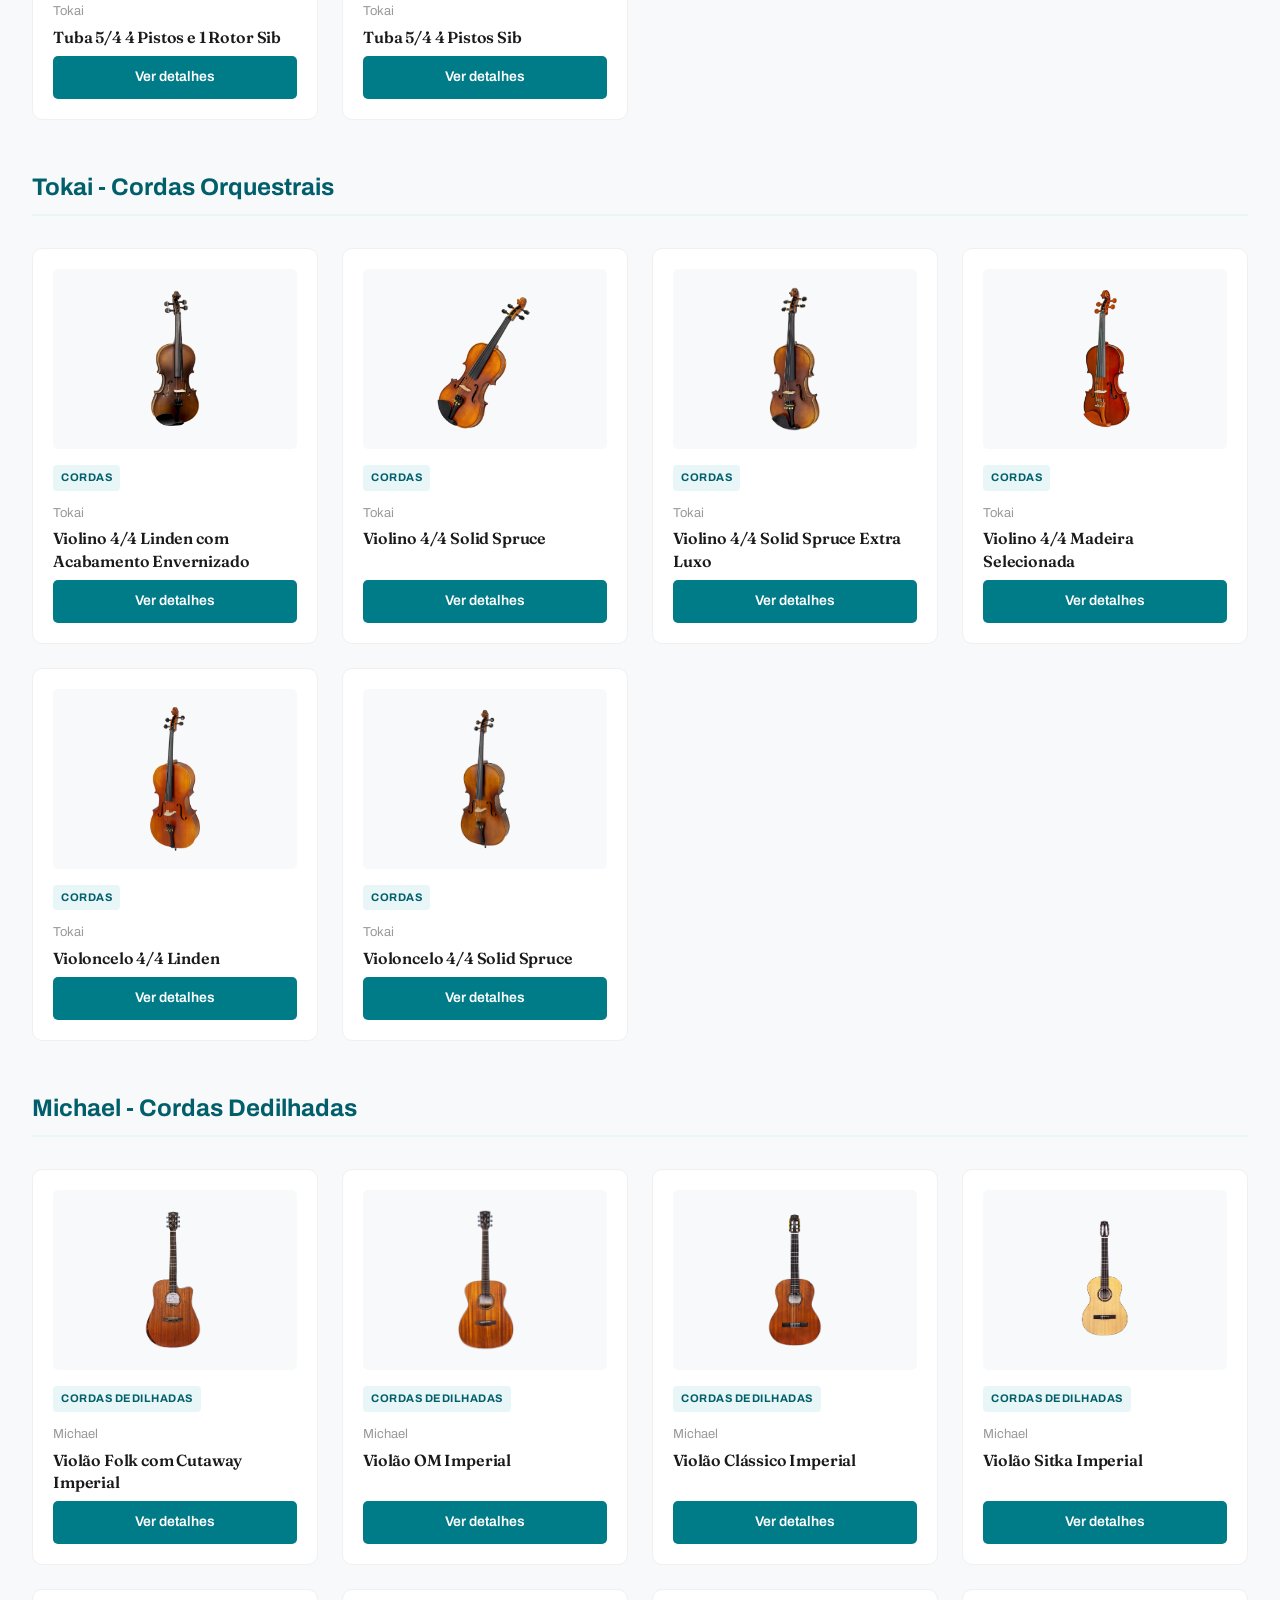
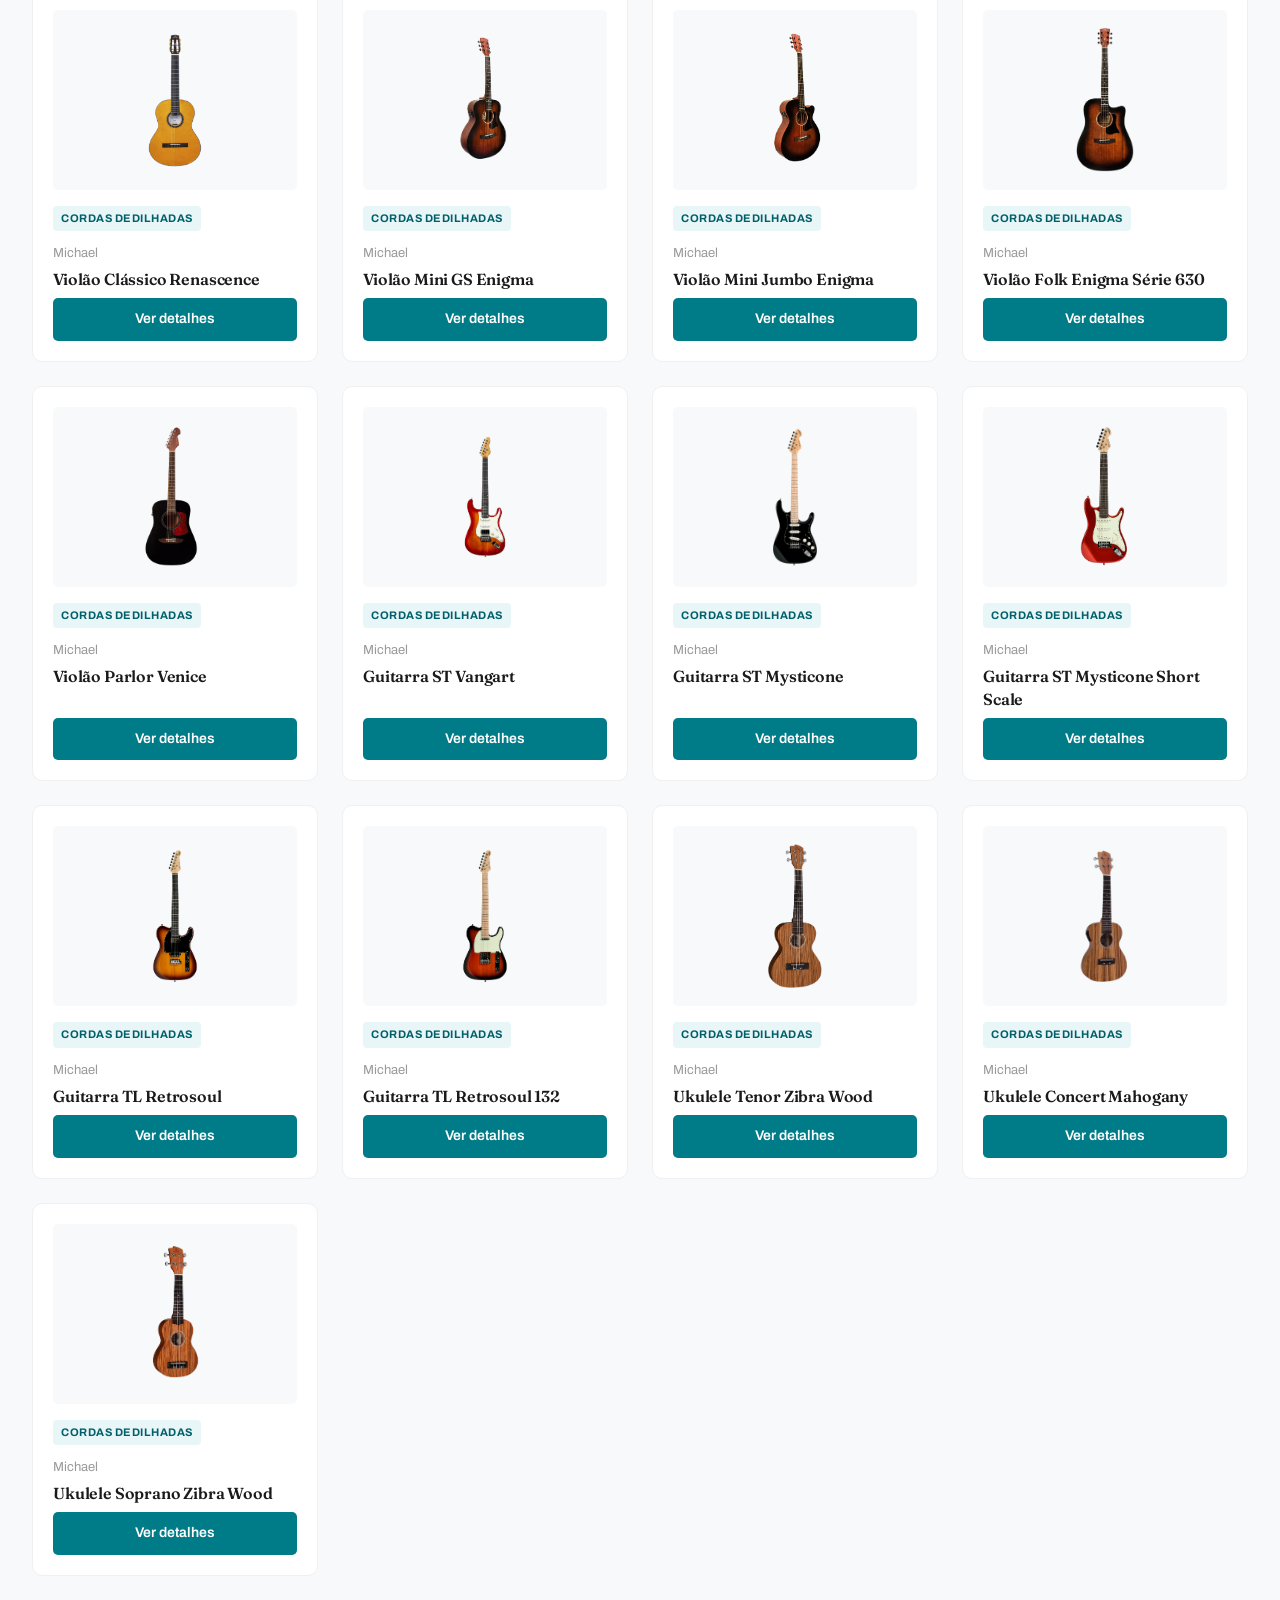
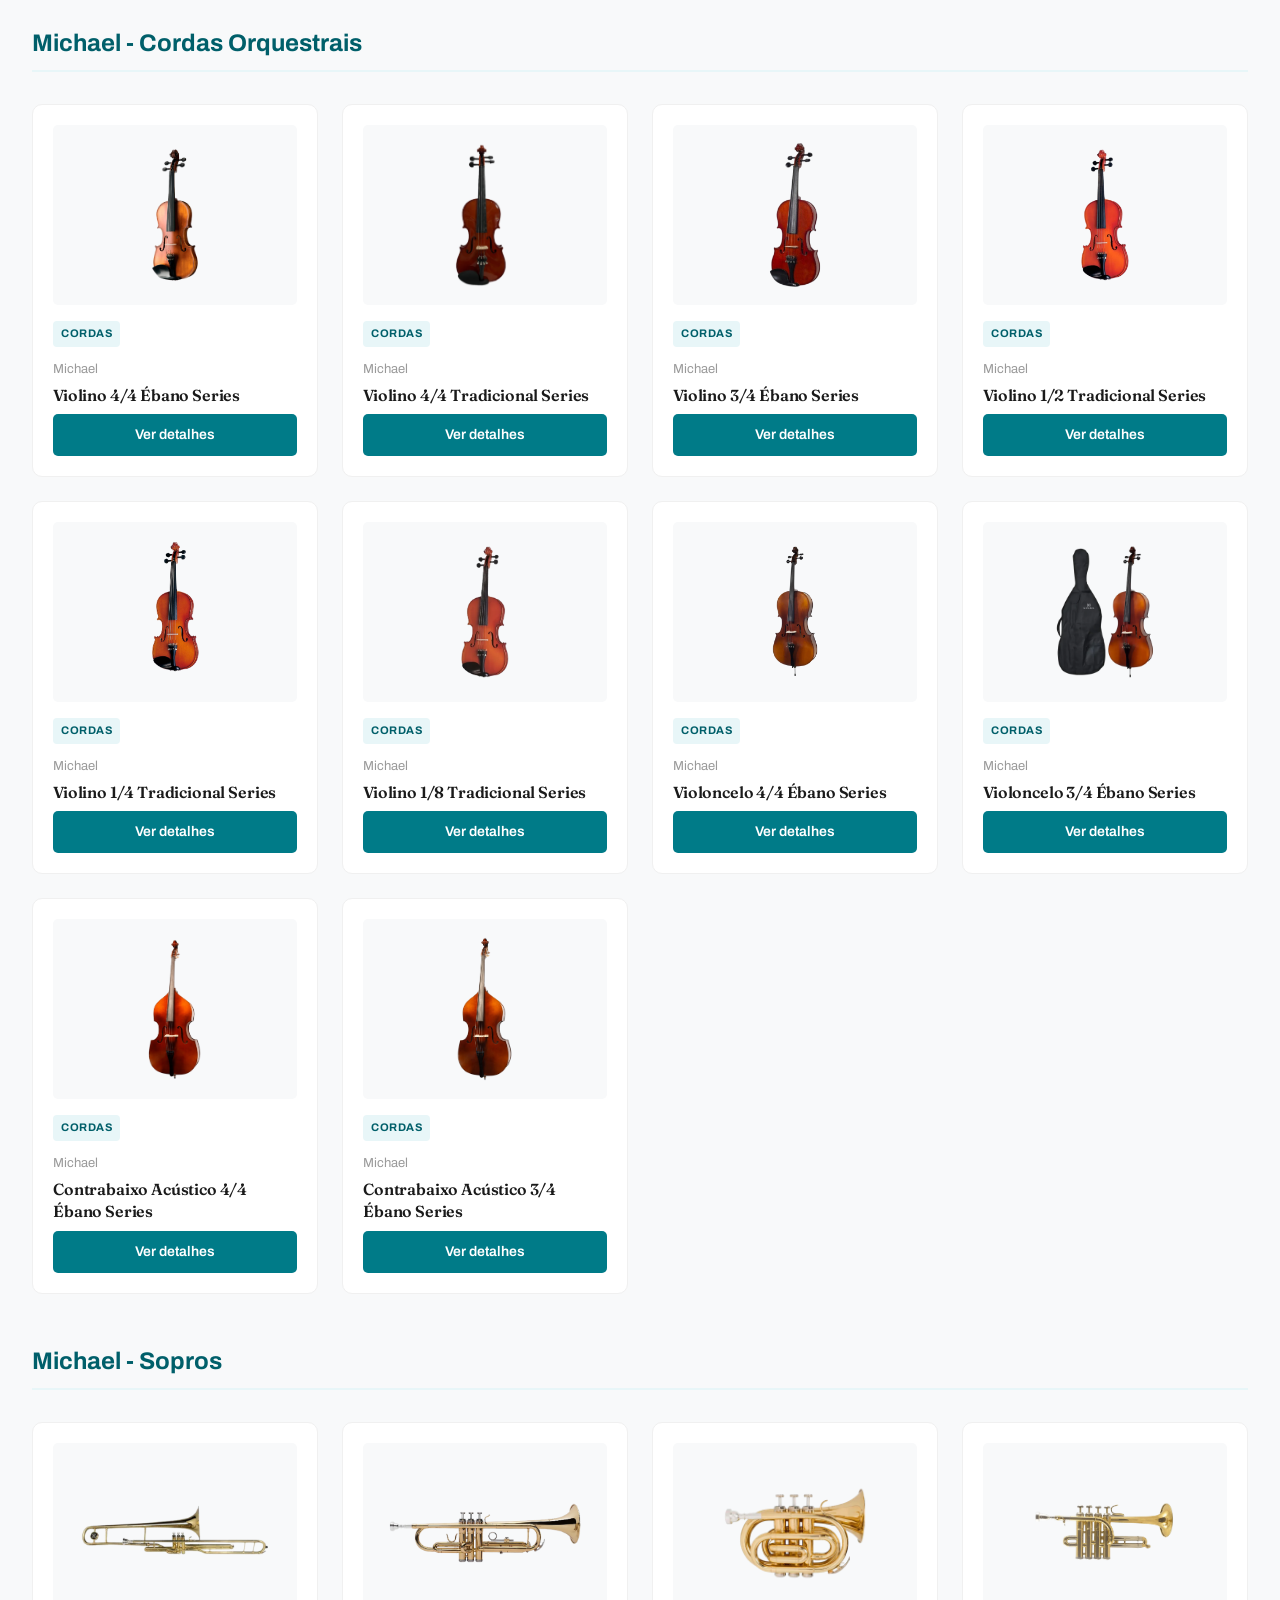
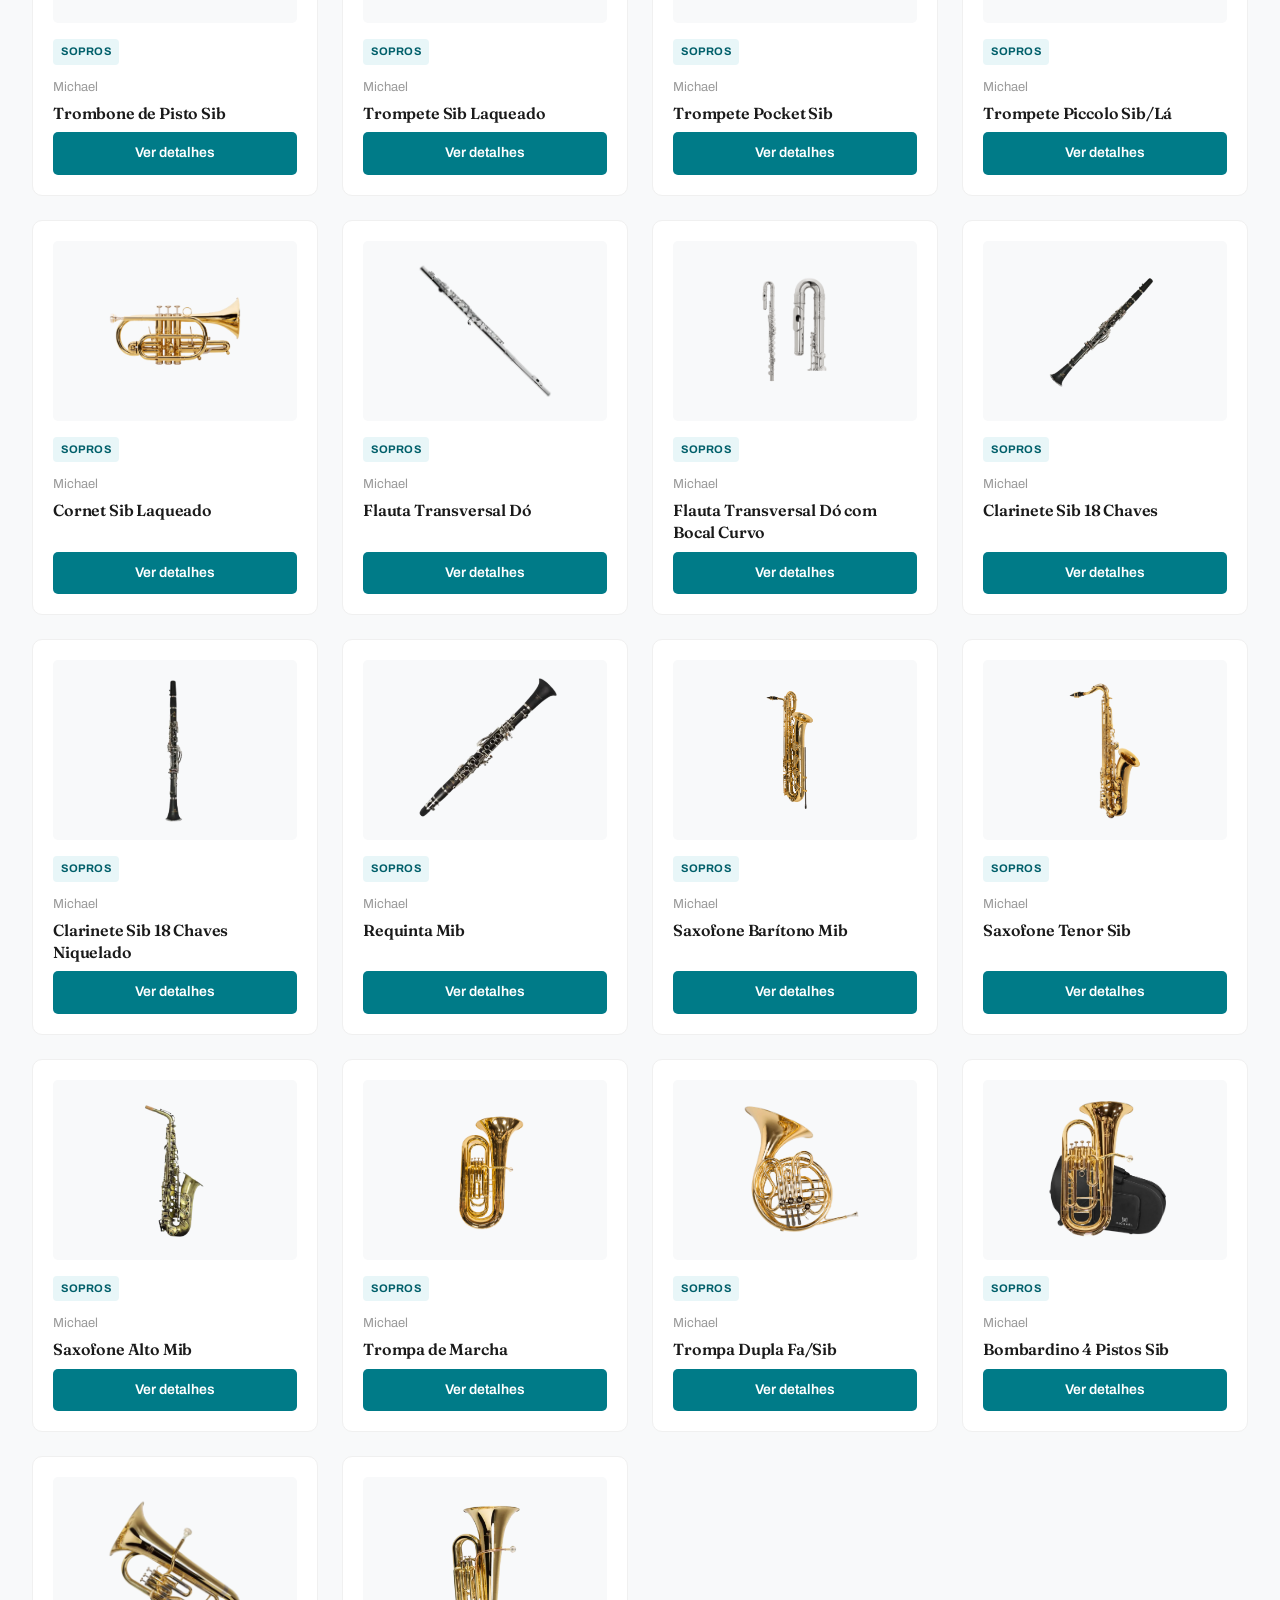
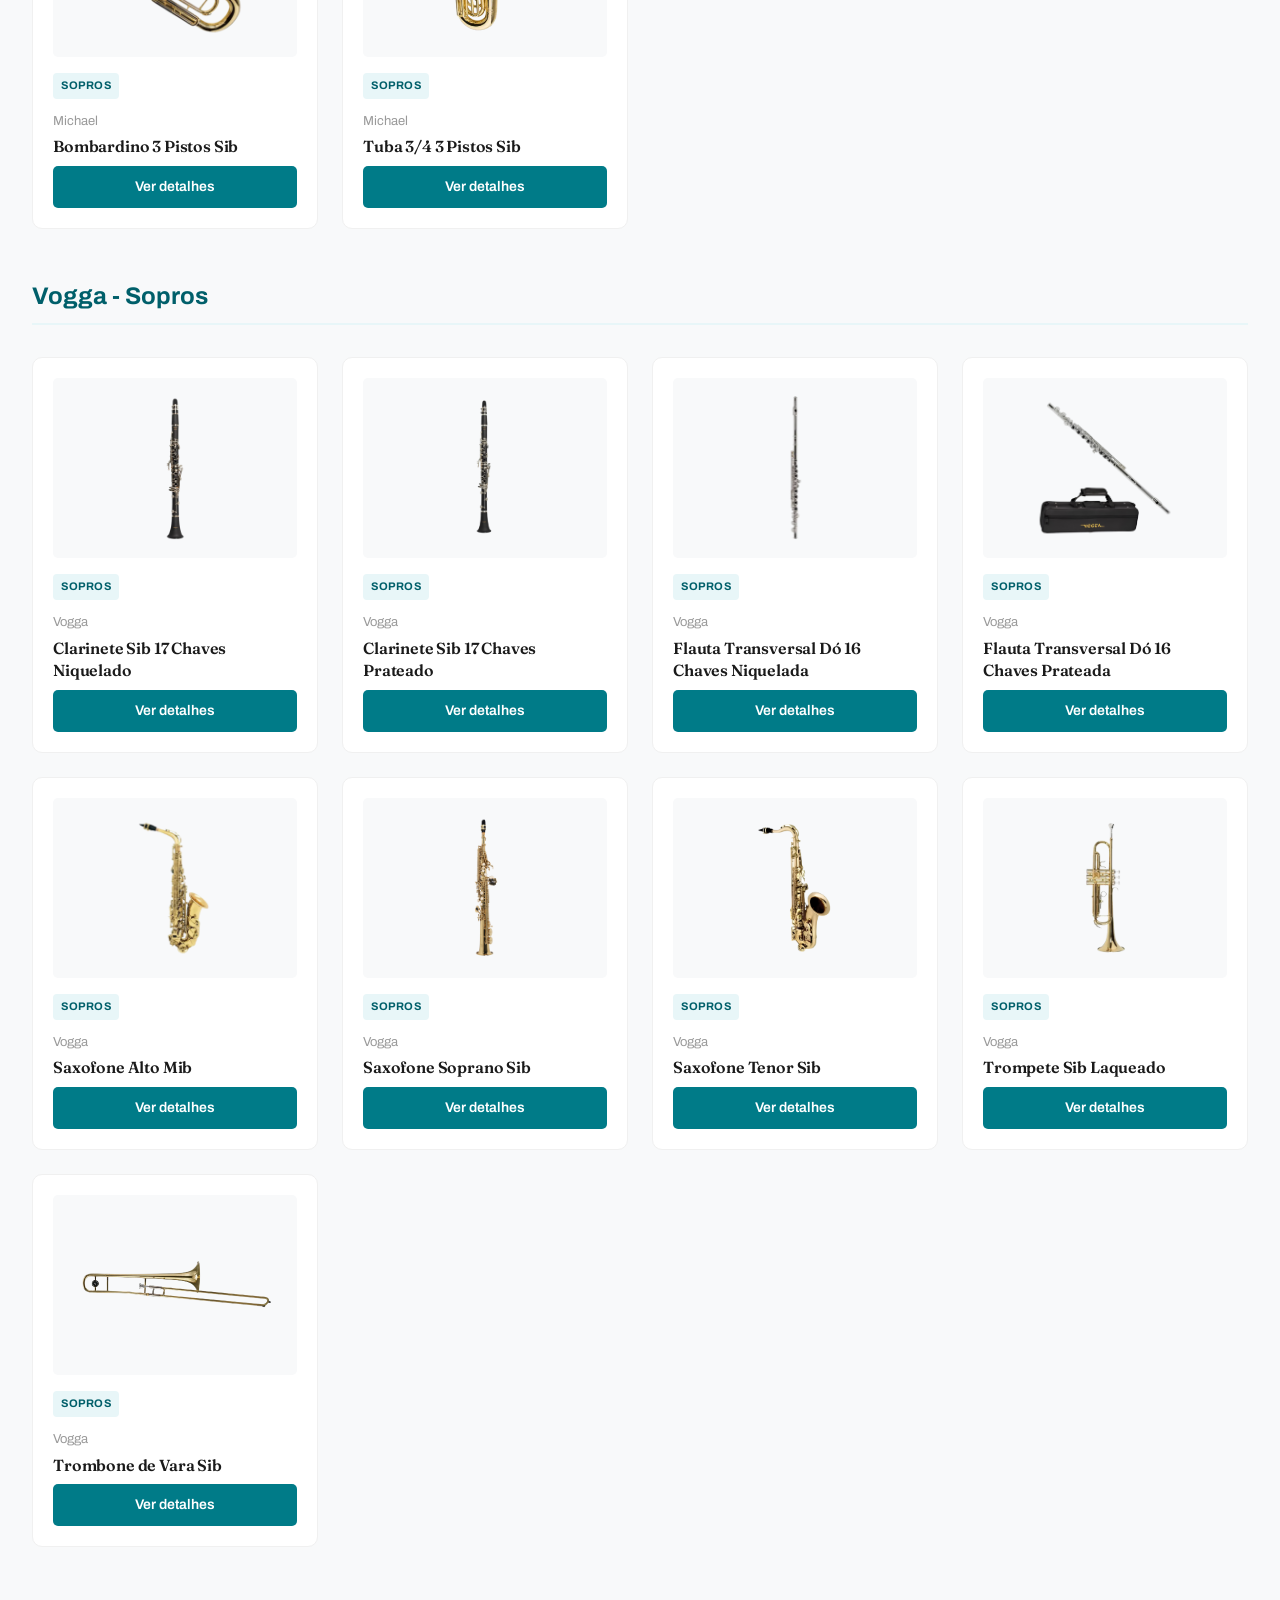
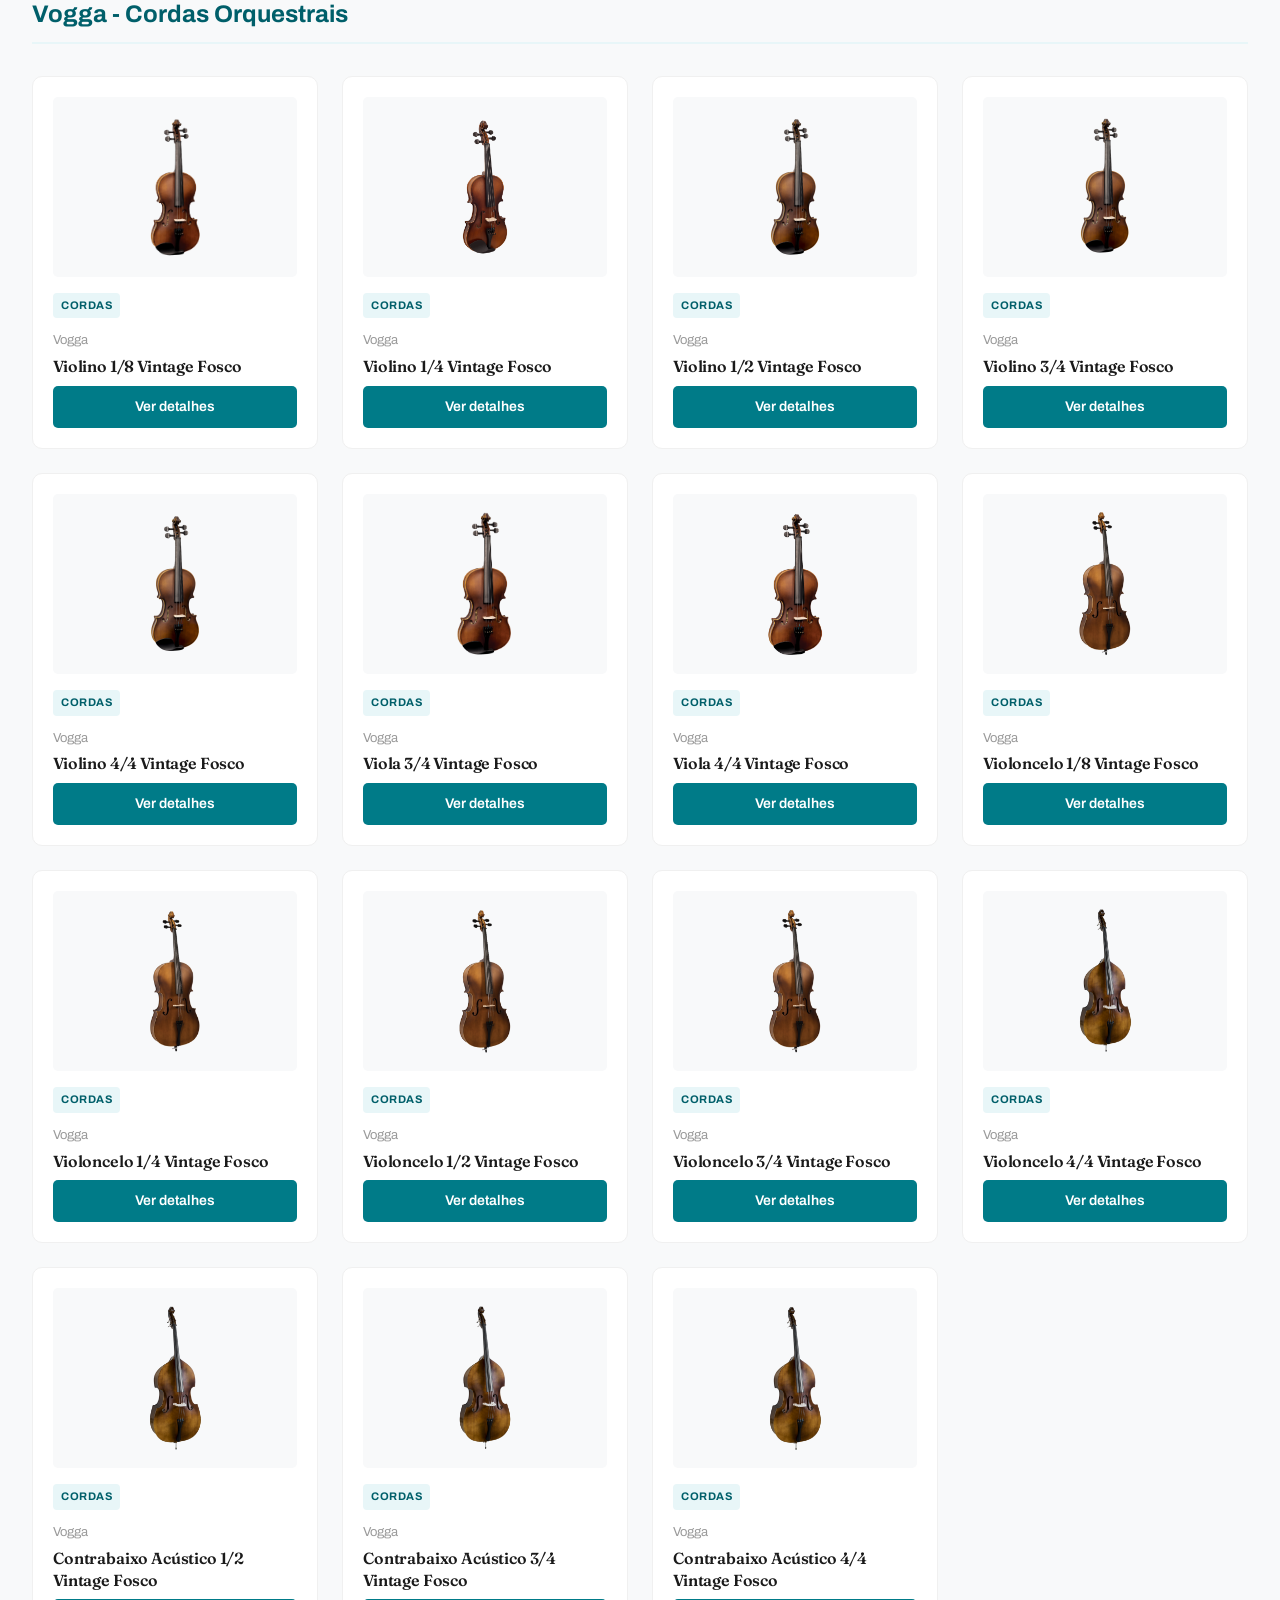
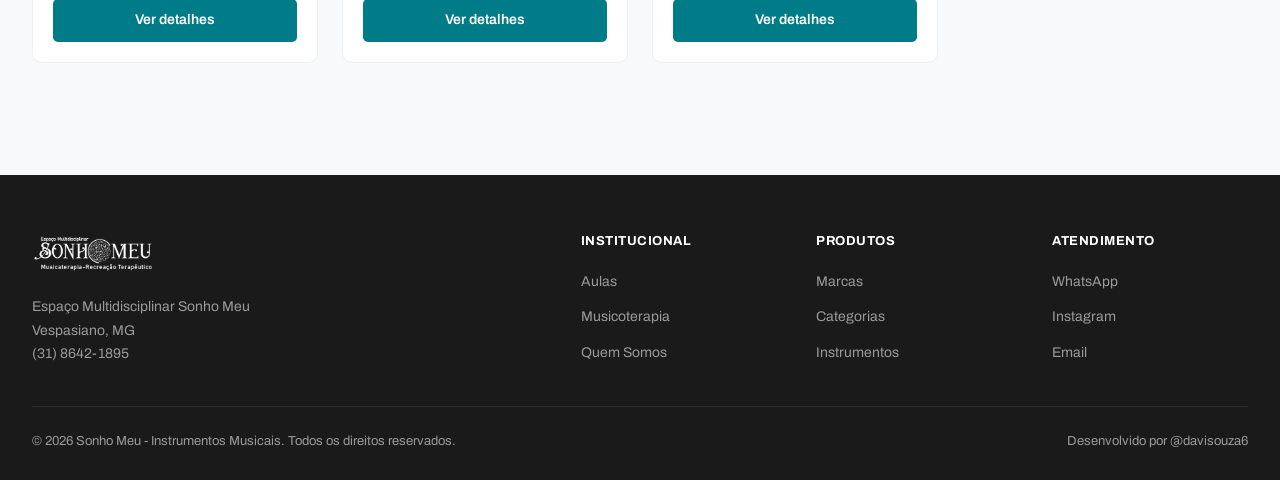
<file: todos-produtos.html>
<!doctype html>
<html lang="pt-BR">
  <head>
    <meta charset="UTF-8" />
    <meta name="viewport" content="width=device-width, initial-scale=1.0" />
    <title>Catálogo - Sonho Meu</title>
    <link rel="icon" href="img/logo-simples.png" type="image/png">
    <link rel="preconnect" href="https://fonts.googleapis.com" />
    <link rel="preconnect" href="https://fonts.gstatic.com" crossorigin />
    <link href="https://fonts.googleapis.com/css2?family=Archivo:wght@400;500;600;700&family=Fraunces:opsz,wght@9..144,500;9..144,600&display=swap" rel="stylesheet">

    <link rel="stylesheet" href="produto.css" />
    <link rel="stylesheet" href="style.css">   

      <script src="menu.js" defer></script>
   <script src="cart.js" defer></script>
   <script src="produtos.js" defer></script>
   <script src="search.js" defer></script>
    <style>
      .catalogo-page {
        max-width: 1280px;
        margin: 0 auto;
        padding: 40px 32px;
      }

      .catalogo-header {
        margin-bottom: 32px;
        border-bottom: 2px solid var(--primary-light);
        padding-bottom: 20px;
        display: flex;
        align-items: center;
        justify-content: space-between;
        flex-wrap: wrap;
        gap: 16px;
      }

      .catalogo-header h1 {
        font-size: 32px;
        font-weight: 700;
        color: var(--primary-dark);
      }

      .catalogo-header a {
        color: var(--primary);
        font-weight: 600;
        text-decoration: none;
        transition: 0.3s;
      }
      .catalogo-header a:hover {
        color: var(--primary-dark);
      }

      .catalogo-grid {
        display: grid;
        grid-template-columns: repeat(auto-fill, minmax(250px, 1fr));
        gap: 24px;
      }

      .catalogo-card {
        background: var(--white);
        border-radius: var(--radius);
        padding: 20px;
        transition: var(--transition);
        border: 1px solid #f0f0f0;
        display: flex;
        flex-direction: column;
      }

      .catalogo-card:hover {
        border-color: var(--primary-light);
      }

      .catalogo-imagem {
        width: 100%;
        height: 180px;
        background: var(--bg-light);
        border-radius: var(--radius-sm);
        display: flex;
        align-items: center;
        justify-content: center;
        margin-bottom: 16px;
        overflow: hidden;
      }

      .catalogo-imagem img {
        max-width: 80%;
        max-height: 80%;
        object-fit: contain;
      }

      .catalogo-tag {
        display: inline-block;
        background: var(--primary-light);
        color: var(--primary-dark);
        font-size: 11px;
        font-weight: 700;
        text-transform: uppercase;
        letter-spacing: 0.5px;
        padding: 4px 8px;
        border-radius: 4px;
        margin-bottom: 12px;
        align-self: flex-start;
      }

      .catalogo-marca {
        font-size: 13px;
        color: var(--text-light);
        margin-bottom: 4px;
      }

      .catalogo-nome {
        font-size: 16px;
        font-weight: 600;
        color: var(--text-dark);
        margin-bottom: 8px;
        line-height: 1.4;
      }
      
      .btn-catalogo {
        display: inline-flex;
        align-items: center;
        justify-content: center;
        margin-top: auto;
        padding: 10px 16px;
        background: var(--primary);
        color: white;
        font-size: 14px;
        font-weight: 600;
        border-radius: var(--radius-sm);
        text-decoration: none;
        transition: var(--transition);
      }

      .btn-catalogo:hover {
        background: var(--primary-dark);
      }

      .catalogo-secao-titulo {
        grid-column: 1 / -1;
        font-size: 24px;
        font-weight: 700;
        color: var(--primary-dark);
        padding: 24px 0 8px;
        border-bottom: 2px solid var(--primary-light);
        margin-bottom: 8px;
      }

      @media (max-width: 768px) {
        .catalogo-page {
          padding: 20px 16px;
        }
        .catalogo-header h1 {
          font-size: 24px;
        }
      }
    </style>
  </head>
  <body>
    <!-- header -->
    <header>
      <div class="header-container">
        <div class="logo">
          <a href="index.html">
            <img src="img/logo-colorida.jpg" alt="Sonho Meu" />
          </a>
        </div>
        <nav class="nav-menu" id="navMenu">
          <ul>
            <li><a href="violoes.html" class="nav-link">Violões</a></li>
            <li><a href="violinos.html" class="nav-link">Violinos</a></li>
            <li><a href="orgaos.html" class="nav-link">Órgãos</a></li>
            <li><a href="todos-produtos.html" class="nav-link">Instrumentos</a></li>
            <li><a href="index.html#marcas-section" class="nav-link">Marcas</a></li>
          </ul>
        </nav>
        <div class="header-actions">
          <div class="search-box" id="searchBox">
    <svg class="search-icon" width="18" height="18" viewBox="0 0 24 24" fill="none" stroke="currentColor" stroke-width="2" stroke-linecap="round" stroke-linejoin="round">
      <circle cx="11" cy="11" r="8"></circle>
      <line x1="21" y1="21" x2="16.65" y2="16.65"></line>
    </svg>
    <input type="text" id="searchInput" class="search-input"               placeholder="Buscar instrumentos..." autocomplete="off">
    <div class="search-results" id="searchResults"></div>
  </div>
          <a href="carrinho.html" class="cart-icon">
            <svg xmlns="http://www.w3.org/2000/svg" viewBox="0 0 640 640">
              <path fill="currentColor" d="M256 144C256 108.7 284.7 80 320 80C355.3 80 384 108.7 384 144L384 192L256 192L256 144zM208 192L144 192C117.5 192 96 213.5 96 240L96 448C96 501 139 544 192 544L448 544C501 544 544 501 544 448L544 240C544 213.5 522.5 192 496 192L432 192L432 144C432 82.1 381.9 32 320 32C258.1 32 208 82.1 208 144L208 192zM232 240C245.3 240 256 250.7 256 264C256 277.3 245.3 288 232 288C218.7 288 208 277.3 208 264C208 250.7 218.7 240 232 240zM384 264C384 250.7 394.7 240 408 240C421.3 240 432 250.7 432 264C432 277.3 421.3 288 408 288C394.7 288 384 277.3 384 264z"/>
            </svg>
            <span class="cart-badge">0</span>
          </a>
          <button class="menu-toggle" id="menuToggle" aria-label="Abrir menu" aria-controls="navMenu" aria-expanded="false">
            <span></span>
            <span></span>
            <span></span>
          </button>
        </div>

        <div class="nav-overlay" id="navOverlay"></div>
      </div>
    </header>

    <!-- catálogo -->
    <main>
      <section class="catalogo-page">
        <div class="catalogo-header">
          <h1>Catálogo</h1>
          <a href="index.html">Voltar para a home</a>
        </div>

        <div class="catalogo-grid">

          <!-- TOKAI - TECLAS                                                -->
          <div class="catalogo-secao-titulo">Tokai - Teclas</div>

          <!-- TOKATA -->
          <div class="catalogo-card">
            <div class="catalogo-imagem"><img src="img/tokata.png" alt="Órgão Tokai TOKATA" /></div>
            <span class="catalogo-tag">Teclas</span>
            <p class="catalogo-marca">Tokai</p>
            <h3 class="catalogo-nome">Órgão Eletrônico TOKATA</h3>
            <a href="produto.html?sku=tokata" class="btn-catalogo">Ver detalhes</a>
          </div>

          <!-- MD-5 -->
          <div class="catalogo-card">
            <div class="catalogo-imagem"><img src="img/md5.png" alt="Órgão Tokai MD-5" /></div>
            <span class="catalogo-tag">Teclas</span>
            <p class="catalogo-marca">Tokai</p>
            <h3 class="catalogo-nome">Órgão Eletrônico MD-5</h3>
            <a href="produto.html?sku=md5" class="btn-catalogo">Ver detalhes</a>
          </div>

          <!-- MD-10 -->
          <div class="catalogo-card">
            <div class="catalogo-imagem"><img src="img/md10.png" alt="Órgão Tokai MD-10" /></div>
            <span class="catalogo-tag">Teclas</span>
            <p class="catalogo-marca">Tokai</p>
            <h3 class="catalogo-nome">Órgão Eletrônico MD-10</h3>
            <a href="produto.html?sku=md10" class="btn-catalogo">Ver detalhes</a>
          </div>

          <!-- MD-760B -->
          <div class="catalogo-card">
            <div class="catalogo-imagem"><img src="img/md750.png" alt="Órgão Tokai MD-760B" /></div>
            <span class="catalogo-tag">Teclas</span>
            <p class="catalogo-marca">Tokai</p>
            <h3 class="catalogo-nome">Órgão Eletrônico MD-750 GOLD</h3>
            <a href="produto.html?sku=md750" class="btn-catalogo">Ver detalhes</a>
          </div>

          <!-- T-1 SPINET -->
          <div class="catalogo-card">
            <div class="catalogo-imagem"><img src="img/t1spinet.png" alt="Órgão Tokai T-1 SPINET" /></div>
            <span class="catalogo-tag">Teclas</span>
            <p class="catalogo-marca">Tokai</p>
            <h3 class="catalogo-nome">Órgão Eletrônico T-1 SPINET</h3>
            <a href="produto.html?sku=t1spinet" class="btn-catalogo">Ver detalhes</a>
          </div>

          <!-- T-1 CONCERT -->
          <div class="catalogo-card">
            <div class="catalogo-imagem"><img src="img/t1concert.png" alt="Órgão Tokai T-1 CONCERT" /></div>
            <span class="catalogo-tag">Teclas</span>
            <p class="catalogo-marca">Tokai</p>
            <h3 class="catalogo-nome">Órgão Eletrônico T-1 CONCERT</h3>
            <a href="produto.html?sku=t1concert" class="btn-catalogo">Ver detalhes</a>
          </div>

          <!-- TP-200C -->
          <div class="catalogo-card">
            <div class="catalogo-imagem"><img src="img/tp200c.png" alt="Piano Tokai TP-200C" /></div>
            <span class="catalogo-tag">Teclas</span>
            <p class="catalogo-marca">Tokai</p>
            <h3 class="catalogo-nome">Piano Digital TP-200C Móvel Cauda</h3>
            <a href="produto.html?sku=tp200c" class="btn-catalogo">Ver detalhes</a>
          </div>

          <!-- TP-88C -->
          <div class="catalogo-card">
            <div class="catalogo-imagem"><img src="img/tp88c.png" alt="Piano Tokai TP-88C" /></div>
            <span class="catalogo-tag">Teclas</span>
            <p class="catalogo-marca">Tokai</p>
            <h3 class="catalogo-nome">Piano Digital TP-88C Móvel Cauda</h3>
            <a href="produto.html?sku=tp88c" class="btn-catalogo">Ver detalhes</a>
          </div>

          <!-- TP-350C -->
          <div class="catalogo-card">
            <div class="catalogo-imagem"><img src="img/tp350c.png" alt="Piano Tokai TP-350C" /></div>
            <span class="catalogo-tag">Teclas</span>
            <p class="catalogo-marca">Tokai</p>
            <h3 class="catalogo-nome">Piano Digital TP-350C Móvel Cauda</h3>
            <a href="produto.html?sku=tp350c" class="btn-catalogo">Ver detalhes</a>
          </div>

          <!-- TOKAI - SOPROS                                                -->
          <div class="catalogo-secao-titulo">Tokai - Sopros</div>

          <!-- TCL-200 -->
          <div class="catalogo-card">
            <div class="catalogo-imagem"><img src="img/tcl200.png" alt="Clarinete Tokai" /></div>
            <span class="catalogo-tag">Sopros</span>
            <p class="catalogo-marca">Tokai</p>
            <h3 class="catalogo-nome">Clarinete Sib 17 Chaves Sistema Boehm</h3>
            <a href="produto.html?sku=tcl200" class="btn-catalogo">Ver detalhes</a>
          </div>

          <!-- TCL-400 -->
          <div class="catalogo-card">
            <div class="catalogo-imagem"><img src="img/tcl400.png" alt="Clarinete Tokai Ébano" /></div>
            <span class="catalogo-tag">Sopros</span>
            <p class="catalogo-marca">Tokai</p>
            <h3 class="catalogo-nome">Clarinete Sib Ébano Chaves Prata</h3>
            <a href="produto.html?sku=tcl400" class="btn-catalogo">Ver detalhes</a>
          </div>

          <!-- TFL-200 -->
          <div class="catalogo-card">
            <div class="catalogo-imagem"><img src="img/tfl200.png" alt="Flauta Tokai" /></div>
            <span class="catalogo-tag">Sopros</span>
            <p class="catalogo-marca">Tokai</p>
            <h3 class="catalogo-nome">Flauta Transversal Dó 16 Chaves</h3>
            <a href="produto.html?sku=tfl200" class="btn-catalogo">Ver detalhes</a>
          </div>

          <!-- TFL-400 -->
          <div class="catalogo-card">
            <div class="catalogo-imagem"><img src="img/tfl400.png" alt="Flauta Tokai Chaves Abertas" /></div>
            <span class="catalogo-tag">Sopros</span>
            <p class="catalogo-marca">Tokai</p>
            <h3 class="catalogo-nome">Flauta Transversal Dó 17 Chaves Abertas</h3>
            <a href="produto.html?sku=tfl400" class="btn-catalogo">Ver detalhes</a>
          </div>

          <!-- TFH-400 -->
          <div class="catalogo-card">
            <div class="catalogo-imagem"><img src="img/tfh400.png" alt="Flugelhorn Tokai" /></div>
            <span class="catalogo-tag">Sopros</span>
            <p class="catalogo-marca">Tokai</p>
            <h3 class="catalogo-nome">Flugelhorn Sib Laqueado</h3>
            <a href="produto.html?sku=tfh400" class="btn-catalogo">Ver detalhes</a>
          </div>

          <!-- TSA-200 -->
          <div class="catalogo-card">
            <div class="catalogo-imagem"><img src="img/tsa200.png" alt="Saxofone Alto Tokai" /></div>
            <span class="catalogo-tag">Sopros</span>
            <p class="catalogo-marca">Tokai</p>
            <h3 class="catalogo-nome">Saxofone Alto Mib</h3>
            <a href="produto.html?sku=tsa200" class="btn-catalogo">Ver detalhes</a>
          </div>

          <!-- TSA-300 -->
          <div class="catalogo-card">
            <div class="catalogo-imagem"><img src="img/tsa300.png" alt="Saxofone Alto Tokai Série 300" /></div>
            <span class="catalogo-tag">Sopros</span>
            <p class="catalogo-marca">Tokai</p>
            <h3 class="catalogo-nome">Saxofone Alto Mib Série 300</h3>
            <a href="produto.html?sku=tsa300" class="btn-catalogo">Ver detalhes</a>
          </div>

          <!-- TSB-200 -->
          <div class="catalogo-card">
            <div class="catalogo-imagem"><img src="img/tsb200.png" alt="Saxofone Barítono Tokai" /></div>
            <span class="catalogo-tag">Sopros</span>
            <p class="catalogo-marca">Tokai</p>
            <h3 class="catalogo-nome">Saxofone Barítono Mib</h3>
            <a href="produto.html?sku=tsb200" class="btn-catalogo">Ver detalhes</a>
          </div>

          <!-- TSB-300 -->
          <div class="catalogo-card">
            <div class="catalogo-imagem"><img src="img/tsb300.png" alt="Saxofone Barítono Tokai Série 300" /></div>
            <span class="catalogo-tag">Sopros</span>
            <p class="catalogo-marca">Tokai</p>
            <h3 class="catalogo-nome">Saxofone Barítono Mib Série 300</h3>
            <a href="produto.html?sku=tsb300" class="btn-catalogo">Ver detalhes</a>
          </div>

          <!-- TSS-200 -->
          <div class="catalogo-card">
            <div class="catalogo-imagem"><img src="img/tss200.png" alt="Saxofone Soprano Tokai" /></div>
            <span class="catalogo-tag">Sopros</span>
            <p class="catalogo-marca">Tokai</p>
            <h3 class="catalogo-nome">Saxofone Soprano Reto Sib</h3>
            <a href="produto.html?sku=tss200" class="btn-catalogo">Ver detalhes</a>
          </div>

          <!-- TSS-300 -->
          <div class="catalogo-card">
            <div class="catalogo-imagem"><img src="img/tss300.png" alt="Saxofone Soprano Tokai Série 300" /></div>
            <span class="catalogo-tag">Sopros</span>
            <p class="catalogo-marca">Tokai</p>
            <h3 class="catalogo-nome">Saxofone Soprano Reto Sib Série 300</h3>
            <a href="produto.html?sku=tss300" class="btn-catalogo">Ver detalhes</a>
          </div>

          <!-- TSC-200 -->
          <div class="catalogo-card">
            <div class="catalogo-imagem"><img src="img/tsc200.png" alt="Saxofone Soprano Curvo Tokai" /></div>
            <span class="catalogo-tag">Sopros</span>
            <p class="catalogo-marca">Tokai</p>
            <h3 class="catalogo-nome">Saxofone Soprano Curvo Sib</h3>
            <a href="produto.html?sku=tsc200" class="btn-catalogo">Ver detalhes</a>
          </div>

          <!-- TST-200 -->
          <div class="catalogo-card">
            <div class="catalogo-imagem"><img src="img/tst200.png" alt="Saxofone Tenor Tokai" /></div>
            <span class="catalogo-tag">Sopros</span>
            <p class="catalogo-marca">Tokai</p>
            <h3 class="catalogo-nome">Saxofone Tenor Sib</h3>
            <a href="produto.html?sku=tst200" class="btn-catalogo">Ver detalhes</a>
          </div>

          <!-- TST-300 -->
          <div class="catalogo-card">
            <div class="catalogo-imagem"><img src="img/tst300.png" alt="Saxofone Tenor Tokai Série 300" /></div>
            <span class="catalogo-tag">Sopros</span>
            <p class="catalogo-marca">Tokai</p>
            <h3 class="catalogo-nome">Saxofone Tenor Sib Série 300</h3>
            <a href="produto.html?sku=tst300" class="btn-catalogo">Ver detalhes</a>
          </div>

          <!-- TP-200 -->
          <div class="catalogo-card">
            <div class="catalogo-imagem"><img src="img/tp200.png" alt="Trombone Tokai" /></div>
            <span class="catalogo-tag">Sopros</span>
            <p class="catalogo-marca">Tokai</p>
            <h3 class="catalogo-nome">Trombone de Pisto Longo Sib</h3>
            <a href="produto.html?sku=tp200" class="btn-catalogo">Ver detalhes</a>
          </div>

          <!-- TP-201 -->
          <div class="catalogo-card">
            <div class="catalogo-imagem"><img src="img/tp201.png" alt="Trombone Curto Tokai" /></div>
            <span class="catalogo-tag">Sopros</span>
            <p class="catalogo-marca">Tokai</p>
            <h3 class="catalogo-nome">Trombone de Pisto Curto Sib</h3>
            <a href="produto.html?sku=tp201" class="btn-catalogo">Ver detalhes</a>
          </div>

          <!-- TV-200 -->
          <div class="catalogo-card">
            <div class="catalogo-imagem"><img src="img/tv200.png" alt="Trombone Vara Tokai" /></div>
            <span class="catalogo-tag">Sopros</span>
            <p class="catalogo-marca">Tokai</p>
            <h3 class="catalogo-nome">Trombone de Vara Sib</h3>
            <a href="produto.html?sku=tv200" class="btn-catalogo">Ver detalhes</a>
          </div>

          <!-- TR-200 -->
          <div class="catalogo-card">
            <div class="catalogo-imagem"><img src="img/tr200.png" alt="Trompete Tokai" /></div>
            <span class="catalogo-tag">Sopros</span>
            <p class="catalogo-marca">Tokai</p>
            <h3 class="catalogo-nome">Trompete Sib Laqueado</h3>
            <a href="produto.html?sku=tr200" class="btn-catalogo">Ver detalhes</a>
          </div>

          <!-- TR-400 -->
          <div class="catalogo-card">
            <div class="catalogo-imagem"><img src="img/tr400.png" alt="Trompete Tokai Série 400" /></div>
            <span class="catalogo-tag">Sopros</span>
            <p class="catalogo-marca">Tokai</p>
            <h3 class="catalogo-nome">Trompete Sib Série 400</h3>
            <a href="produto.html?sku=tr400" class="btn-catalogo">Ver detalhes</a>
          </div>

          <!-- TR-401 -->
          <div class="catalogo-card">
            <div class="catalogo-imagem"><img src="img/tr401.png" alt="Trompete Dó Tokai" /></div>
            <span class="catalogo-tag">Sopros</span>
            <p class="catalogo-marca">Tokai</p>
            <h3 class="catalogo-nome">Trompete Dó Série 401</h3>
            <a href="produto.html?sku=tr401" class="btn-catalogo">Ver detalhes</a>
          </div>

          <!-- TCT-200 -->
          <div class="catalogo-card">
            <div class="catalogo-imagem"><img src="img/tct200.png" alt="Cornet Tokai" /></div>
            <span class="catalogo-tag">Sopros</span>
            <p class="catalogo-marca">Tokai</p>
            <h3 class="catalogo-nome">Cornet Sib Laqueado</h3>
            <a href="produto.html?sku=tct200" class="btn-catalogo">Ver detalhes</a>
          </div>

          <!-- TTP-400 -->
          <div class="catalogo-card">
            <div class="catalogo-imagem"><img src="img/ttp400.png" alt="Trompa Tokai" /></div>
            <span class="catalogo-tag">Sopros</span>
            <p class="catalogo-marca">Tokai</p>
            <h3 class="catalogo-nome">Trompa Fa/Sib 4 Rotores</h3>
            <a href="produto.html?sku=ttp400" class="btn-catalogo">Ver detalhes</a>
          </div>

          <!-- TEP-400 -->
          <div class="catalogo-card">
            <div class="catalogo-imagem"><img src="img/tep400.png" alt="Eufônio Tokai" /></div>
            <span class="catalogo-tag">Sopros</span>
            <p class="catalogo-marca">Tokai</p>
            <h3 class="catalogo-nome">Eufônio Bombardino 4 Pistos Sib</h3>
            <a href="produto.html?sku=tep400" class="btn-catalogo">Ver detalhes</a>
          </div>

          <!-- TEP-600 -->
          <div class="catalogo-card">
            <div class="catalogo-imagem"><img src="img/tep600.png" alt="Eufônio Compensado Tokai" /></div>
            <span class="catalogo-tag">Sopros</span>
            <p class="catalogo-marca">Tokai</p>
            <h3 class="catalogo-nome">Eufônio Bombardino Compensado Sib</h3>
            <a href="produto.html?sku=tep600" class="btn-catalogo">Ver detalhes</a>
          </div>

          <!-- TB-200 -->
          <div class="catalogo-card">
            <div class="catalogo-imagem"><img src="img/tb200.png" alt="Tuba Tokai 4/4" /></div>
            <span class="catalogo-tag">Sopros</span>
            <p class="catalogo-marca">Tokai</p>
            <h3 class="catalogo-nome">Tuba Bombardão 4/4 4 Pistos Sib</h3>
            <a href="produto.html?sku=tb200" class="btn-catalogo">Ver detalhes</a>
          </div>

          <!-- TB-400 -->
          <div class="catalogo-card">
            <div class="catalogo-imagem"><img src="img/tb400.png" alt="Tuba Tokai 5/4 Rotores" /></div>
            <span class="catalogo-tag">Sopros</span>
            <p class="catalogo-marca">Tokai</p>
            <h3 class="catalogo-nome">Tuba 5/4 4 Rotores Sib</h3>
            <a href="produto.html?sku=tb400" class="btn-catalogo">Ver detalhes</a>
          </div>

          <!-- TB-402 -->
          <div class="catalogo-card">
            <div class="catalogo-imagem"><img src="img/tb402.png" alt="Tuba Tokai 5 Rotores Dó" /></div>
            <span class="catalogo-tag">Sopros</span>
            <p class="catalogo-marca">Tokai</p>
            <h3 class="catalogo-nome">Tuba 4/4 5 Rotores Dó</h3>
            <a href="produto.html?sku=tb402" class="btn-catalogo">Ver detalhes</a>
          </div>

          <!-- TB-403 -->
          <div class="catalogo-card">
            <div class="catalogo-imagem"><img src="img/tb403.png" alt="Tuba Tokai Compensada Mib" /></div>
            <span class="catalogo-tag">Sopros</span>
            <p class="catalogo-marca">Tokai</p>
            <h3 class="catalogo-nome">Tuba 4/4 3+1 Pistos Compensada Mib</h3>
            <a href="produto.html?sku=tb403" class="btn-catalogo">Ver detalhes</a>
          </div>

          <!-- TB-600 -->
          <div class="catalogo-card">
            <div class="catalogo-imagem"><img src="img/tb600.png" alt="Tuba Tokai 4+1" /></div>
            <span class="catalogo-tag">Sopros</span>
            <p class="catalogo-marca">Tokai</p>
            <h3 class="catalogo-nome">Tuba 5/4 4 Pistos e 1 Rotor Sib</h3>
            <a href="produto.html?sku=tb600" class="btn-catalogo">Ver detalhes</a>
          </div>

          <!-- TB-601 -->
          <div class="catalogo-card">
            <div class="catalogo-imagem"><img src="img/tb601.png" alt="Tuba Tokai 4 Pistos" /></div>
            <span class="catalogo-tag">Sopros</span>
            <p class="catalogo-marca">Tokai</p>
            <h3 class="catalogo-nome">Tuba 5/4 4 Pistos Sib</h3>
            <a href="produto.html?sku=tb601" class="btn-catalogo">Ver detalhes</a>
          </div>

          <!-- TOKAI - CORDAS ORQUESTRAIS                                     -->
          <div class="catalogo-secao-titulo">Tokai - Cordas Orquestrais</div>

          <!-- V-200 -->
          <div class="catalogo-card">
            <div class="catalogo-imagem"><img src="img/v200.png" alt="Violino Tokai Linden" /></div>
            <span class="catalogo-tag">Cordas</span>
            <p class="catalogo-marca">Tokai</p>
            <h3 class="catalogo-nome">Violino 4/4 Linden com Acabamento Envernizado</h3>
            <a href="produto.html?sku=v200" class="btn-catalogo">Ver detalhes</a>
          </div>

          <!-- V-250 -->
          <div class="catalogo-card">
            <div class="catalogo-imagem"><img src="img/v250.png" alt="Violino Tokai Solid Spruce" /></div>
            <span class="catalogo-tag">Cordas</span>
            <p class="catalogo-marca">Tokai</p>
            <h3 class="catalogo-nome">Violino 4/4 Solid Spruce</h3>
            <a href="produto.html?sku=v250" class="btn-catalogo">Ver detalhes</a>
          </div>

          <!-- V-400 -->
          <div class="catalogo-card">
            <div class="catalogo-imagem"><img src="img/v400.png" alt="Violino Tokai Extra Luxo" /></div>
            <span class="catalogo-tag">Cordas</span>
            <p class="catalogo-marca">Tokai</p>
            <h3 class="catalogo-nome">Violino 4/4 Solid Spruce Extra Luxo</h3>
            <a href="produto.html?sku=v400" class="btn-catalogo">Ver detalhes</a>
          </div>

          <!-- V-450 -->
          <div class="catalogo-card">
            <div class="catalogo-imagem"><img src="img/v450.png" alt="Violino Tokai Madeira Selecionada" /></div>
            <span class="catalogo-tag">Cordas</span>
            <p class="catalogo-marca">Tokai</p>
            <h3 class="catalogo-nome">Violino 4/4 Madeira Selecionada</h3>
            <a href="produto.html?sku=v450" class="btn-catalogo">Ver detalhes</a>
          </div>

          <!-- C-250 -->
          <div class="catalogo-card">
            <div class="catalogo-imagem"><img src="img/c250.png" alt="Violoncelo Tokai Linden" /></div>
            <span class="catalogo-tag">Cordas</span>
            <p class="catalogo-marca">Tokai</p>
            <h3 class="catalogo-nome">Violoncelo 4/4 Linden</h3>
            <a href="produto.html?sku=c250" class="btn-catalogo">Ver detalhes</a>
          </div>

          <!-- C-400 -->
          <div class="catalogo-card">
            <div class="catalogo-imagem"><img src="img/c400.png" alt="Violoncelo Tokai Solid Spruce" /></div>
            <span class="catalogo-tag">Cordas</span>
            <p class="catalogo-marca">Tokai</p>
            <h3 class="catalogo-nome">Violoncelo 4/4 Solid Spruce</h3>
            <a href="produto.html?sku=c400" class="btn-catalogo">Ver detalhes</a>
          </div>

          <!-- MICHAEL - CORDAS DEDILHADAS                                   -->
          <div class="catalogo-secao-titulo">Michael - Cordas Dedilhadas</div>

          <!-- VMI230 -->
          <div class="catalogo-card">
            <div class="catalogo-imagem"><img src="img/vmi230.png" alt="Violão Michael Imperial" /></div>
            <span class="catalogo-tag">Cordas Dedilhadas</span>
            <p class="catalogo-marca">Michael</p>
            <h3 class="catalogo-nome">Violão Folk com Cutaway Imperial</h3>
            <a href="produto.html?sku=vmi230" class="btn-catalogo">Ver detalhes</a>
          </div>

          <!-- VMI240 -->
          <div class="catalogo-card">
            <div class="catalogo-imagem"><img src="img/vmi240.png" alt="Violão Michael OM" /></div>
            <span class="catalogo-tag">Cordas Dedilhadas</span>
            <p class="catalogo-marca">Michael</p>
            <h3 class="catalogo-nome">Violão OM Imperial</h3>
            <a href="produto.html?sku=vmi240" class="btn-catalogo">Ver detalhes</a>
          </div>

          <!-- VMI280 -->
          <div class="catalogo-card">
            <div class="catalogo-imagem"><img src="img/vmi280.png" alt="Violão Michael Clássico" /></div>
            <span class="catalogo-tag">Cordas Dedilhadas</span>
            <p class="catalogo-marca">Michael</p>
            <h3 class="catalogo-nome">Violão Clássico Imperial</h3>
            <a href="produto.html?sku=vmi280" class="btn-catalogo">Ver detalhes</a>
          </div>

          <!-- VMI380 -->
          <div class="catalogo-card">
            <div class="catalogo-imagem"><img src="img/vmi380.png" alt="Violão Michael Sitka" /></div>
            <span class="catalogo-tag">Cordas Dedilhadas</span>
            <p class="catalogo-marca">Michael</p>
            <h3 class="catalogo-nome">Violão Sitka Imperial</h3>
            <a href="produto.html?sku=vmi380" class="btn-catalogo">Ver detalhes</a>
          </div>

          <!-- VMR250 -->
          <div class="catalogo-card">
            <div class="catalogo-imagem"><img src="img/vmr250.png" alt="Violão Michael Renascence" /></div>
            <span class="catalogo-tag">Cordas Dedilhadas</span>
            <p class="catalogo-marca">Michael</p>
            <h3 class="catalogo-nome">Violão Clássico Renascence</h3>
            <a href="produto.html?sku=vmr250" class="btn-catalogo">Ver detalhes</a>
          </div>

          <!-- VME610 -->
          <div class="catalogo-card">
            <div class="catalogo-imagem"><img src="img/vme610.png" alt="Violão Michael Enigma" /></div>
            <span class="catalogo-tag">Cordas Dedilhadas</span>
            <p class="catalogo-marca">Michael</p>
            <h3 class="catalogo-nome">Violão Mini GS Enigma</h3>
            <a href="produto.html?sku=vme610" class="btn-catalogo">Ver detalhes</a>
          </div>

          <!-- VME620 -->
          <div class="catalogo-card">
            <div class="catalogo-imagem"><img src="img/vme620.png" alt="Violão Michael Mini Jumbo" /></div>
            <span class="catalogo-tag">Cordas Dedilhadas</span>
            <p class="catalogo-marca">Michael</p>
            <h3 class="catalogo-nome">Violão Mini Jumbo Enigma</h3>
            <a href="produto.html?sku=vme620" class="btn-catalogo">Ver detalhes</a>
          </div>

          <!-- VME630 -->
          <div class="catalogo-card">
            <div class="catalogo-imagem"><img src="img/vme630.png" alt="Violão Michael Enigma 630" /></div>
            <span class="catalogo-tag">Cordas Dedilhadas</span>
            <p class="catalogo-marca">Michael</p>
            <h3 class="catalogo-nome">Violão Folk Enigma Série 630</h3>
            <a href="produto.html?sku=vme630" class="btn-catalogo">Ver detalhes</a>
          </div>

          <!-- VMV570 -->
          <div class="catalogo-card">
            <div class="catalogo-imagem"><img src="img/vmv570.png" alt="Violão Michael Venice" /></div>
            <span class="catalogo-tag">Cordas Dedilhadas</span>
            <p class="catalogo-marca">Michael</p>
            <h3 class="catalogo-nome">Violão Parlor Venice</h3>
            <a href="produto.html?sku=vmv570" class="btn-catalogo">Ver detalhes</a>
          </div>

          <!-- GMV200 -->
          <div class="catalogo-card">
            <div class="catalogo-imagem"><img src="img/gmv200.png" alt="Guitarra Michael Vangart" /></div>
            <span class="catalogo-tag">Cordas Dedilhadas</span>
            <p class="catalogo-marca">Michael</p>
            <h3 class="catalogo-nome">Guitarra ST Vangart</h3>
            <a href="produto.html?sku=gmv200" class="btn-catalogo">Ver detalhes</a>
          </div>

          <!-- GMS130 -->
          <div class="catalogo-card">
            <div class="catalogo-imagem"><img src="img/gms130.png" alt="Guitarra Michael Mysticone" /></div>
            <span class="catalogo-tag">Cordas Dedilhadas</span>
            <p class="catalogo-marca">Michael</p>
            <h3 class="catalogo-nome">Guitarra ST Mysticone</h3>
            <a href="produto.html?sku=gms130" class="btn-catalogo">Ver detalhes</a>
          </div>

          <!-- GMS100 -->
          <div class="catalogo-card">
            <div class="catalogo-imagem"><img src="img/gms100.png" alt="Guitarra Michael Mysticone Short" /></div>
            <span class="catalogo-tag">Cordas Dedilhadas</span>
            <p class="catalogo-marca">Michael</p>
            <h3 class="catalogo-nome">Guitarra ST Mysticone Short Scale</h3>
            <a href="produto.html?sku=gms100" class="btn-catalogo">Ver detalhes</a>
          </div>

          <!-- GMT142 -->
          <div class="catalogo-card">
            <div class="catalogo-imagem"><img src="img/gmt142.png" alt="Guitarra Michael Retrosoul" /></div>
            <span class="catalogo-tag">Cordas Dedilhadas</span>
            <p class="catalogo-marca">Michael</p>
            <h3 class="catalogo-nome">Guitarra TL Retrosoul</h3>
            <a href="produto.html?sku=gmt142" class="btn-catalogo">Ver detalhes</a>
          </div>

          <!-- GMT132 -->
          <div class="catalogo-card">
            <div class="catalogo-imagem"><img src="img/gmt132.png" alt="Guitarra Michael Retrosoul 132" /></div>
            <span class="catalogo-tag">Cordas Dedilhadas</span>
            <p class="catalogo-marca">Michael</p>
            <h3 class="catalogo-nome">Guitarra TL Retrosoul 132</h3>
            <a href="produto.html?sku=gmt132" class="btn-catalogo">Ver detalhes</a>
          </div>

          <!-- MK27 -->
          <div class="catalogo-card">
            <div class="catalogo-imagem"><img src="img/mk27.png" alt="Ukulele Michael" /></div>
            <span class="catalogo-tag">Cordas Dedilhadas</span>
            <p class="catalogo-marca">Michael</p>
            <h3 class="catalogo-nome">Ukulele Tenor Zibra Wood</h3>
            <a href="produto.html?sku=mk27" class="btn-catalogo">Ver detalhes</a>
          </div>

          <!-- MK23 -->
          <div class="catalogo-card">
            <div class="catalogo-imagem"><img src="img/mk23.png" alt="Ukulele Michael Concert" /></div>
            <span class="catalogo-tag">Cordas Dedilhadas</span>
            <p class="catalogo-marca">Michael</p>
            <h3 class="catalogo-nome">Ukulele Concert Mahogany</h3>
            <a href="produto.html?sku=mk23" class="btn-catalogo">Ver detalhes</a>
          </div>

          <!-- MK21 -->
          <div class="catalogo-card">
            <div class="catalogo-imagem"><img src="img/mk21.png" alt="Ukulele Michael Soprano" /></div>
            <span class="catalogo-tag">Cordas Dedilhadas</span>
            <p class="catalogo-marca">Michael</p>
            <h3 class="catalogo-nome">Ukulele Soprano Zibra Wood</h3>
            <a href="produto.html?sku=mk21" class="btn-catalogo">Ver detalhes</a>
          </div>

          <!-- MICHAEL - CORDAS ORQUESTRAIS                                   -->
          <div class="catalogo-secao-titulo">Michael - Cordas Orquestrais</div>

          <!-- VNM49 -->
          <div class="catalogo-card">
            <div class="catalogo-imagem"><img src="img/vnm49.png" alt="Violino Michael" /></div>
            <span class="catalogo-tag">Cordas</span>
            <p class="catalogo-marca">Michael</p>
            <h3 class="catalogo-nome">Violino 4/4 Ébano Series</h3>
            <a href="produto.html?sku=vnm49" class="btn-catalogo">Ver detalhes</a>
          </div>

          <!-- VNM40 -->
          <div class="catalogo-card">
            <div class="catalogo-imagem"><img src="img/vnm40.png" alt="Violino Michael" /></div>
            <span class="catalogo-tag">Cordas</span>
            <p class="catalogo-marca">Michael</p>
            <h3 class="catalogo-nome">Violino 4/4 Tradicional Series</h3>
            <a href="produto.html?sku=vnm40" class="btn-catalogo">Ver detalhes</a>
          </div>

          <!-- VNM130 -->
          <div class="catalogo-card">
            <div class="catalogo-imagem"><img src="img/vnm130.png" alt="Violino Michael" /></div>
            <span class="catalogo-tag">Cordas</span>
            <p class="catalogo-marca">Michael</p>
            <h3 class="catalogo-nome">Violino 3/4 Ébano Series</h3>
            <a href="produto.html?sku=vnm130" class="btn-catalogo">Ver detalhes</a>
          </div>

          <!-- VNM11 -->
          <div class="catalogo-card">
            <div class="catalogo-imagem"><img src="img/vnm11.png" alt="Violino Michael" /></div>
            <span class="catalogo-tag">Cordas</span>
            <p class="catalogo-marca">Michael</p>
            <h3 class="catalogo-nome">Violino 1/2 Tradicional Series</h3>
            <a href="produto.html?sku=vnm11" class="btn-catalogo">Ver detalhes</a>
          </div>

          <!-- VNM10 -->
          <div class="catalogo-card">
            <div class="catalogo-imagem"><img src="img/vnm10.png" alt="Violino Michael" /></div>
            <span class="catalogo-tag">Cordas</span>
            <p class="catalogo-marca">Michael</p>
            <h3 class="catalogo-nome">Violino 1/4 Tradicional Series</h3>
            <a href="produto.html?sku=vnm10" class="btn-catalogo">Ver detalhes</a>
          </div>

          <!-- VNM08 -->
          <div class="catalogo-card">
            <div class="catalogo-imagem"><img src="img/vnm08.png" alt="Violino Michael" /></div>
            <span class="catalogo-tag">Cordas</span>
            <p class="catalogo-marca">Michael</p>
            <h3 class="catalogo-nome">Violino 1/8 Tradicional Series</h3>
            <a href="produto.html?sku=vnm08" class="btn-catalogo">Ver detalhes</a>
          </div>

          <!-- VCM140 -->
          <div class="catalogo-card">
            <div class="catalogo-imagem"><img src="img/vcm140.png" alt="Violoncelo Michael" /></div>
            <span class="catalogo-tag">Cordas</span>
            <p class="catalogo-marca">Michael</p>
            <h3 class="catalogo-nome">Violoncelo 4/4 Ébano Series</h3>
            <a href="produto.html?sku=vcm140" class="btn-catalogo">Ver detalhes</a>
          </div>

          <!-- VCM130 -->
          <div class="catalogo-card">
            <div class="catalogo-imagem"><img src="img/vcm130.png" alt="Violoncelo Michael" /></div>
            <span class="catalogo-tag">Cordas</span>
            <p class="catalogo-marca">Michael</p>
            <h3 class="catalogo-nome">Violoncelo 3/4 Ébano Series</h3>
            <a href="produto.html?sku=vcm130" class="btn-catalogo">Ver detalhes</a>
          </div>

          <!-- VBM140 -->
          <div class="catalogo-card">
            <div class="catalogo-imagem"><img src="img/vbm140.png" alt="Contrabaixo Michael" /></div>
            <span class="catalogo-tag">Cordas</span>
            <p class="catalogo-marca">Michael</p>
            <h3 class="catalogo-nome">Contrabaixo Acústico 4/4 Ébano Series</h3>
            <a href="produto.html?sku=vbm140" class="btn-catalogo">Ver detalhes</a>
          </div>  

          <!-- VBM130 -->
          <div class="catalogo-card">
            <div class="catalogo-imagem"><img src="img/vbm130.png" alt="Contrabaixo Michael" /></div>
            <span class="catalogo-tag">Cordas</span>
            <p class="catalogo-marca">Michael</p>
            <h3 class="catalogo-nome">Contrabaixo Acústico 3/4 Ébano Series</h3>
            <a href="produto.html?sku=vbm130" class="btn-catalogo">Ver detalhes</a>
          </div>

          <!-- MICHAEL - SOPROS                                               -->
          <div class="catalogo-secao-titulo">Michael - Sopros</div>

          <!-- WTPM35N -->
          <div class="catalogo-card">
            <div class="catalogo-imagem"><img src="img/wtpm35n.png" alt="Trombone Michael" /></div>
            <span class="catalogo-tag">Sopros</span>
            <p class="catalogo-marca">Michael</p>
            <h3 class="catalogo-nome">Trombone de Pisto Sib</h3>
            <a href="produto.html?sku=wtpm35n" class="btn-catalogo">Ver detalhes</a>
          </div>

          <!-- WTRM30N -->
          <div class="catalogo-card">
            <div class="catalogo-imagem"><img src="img/wtrm30n.png" alt="Trompete Michael" /></div>
            <span class="catalogo-tag">Sopros</span>
            <p class="catalogo-marca">Michael</p>
            <h3 class="catalogo-nome">Trompete Sib Laqueado</h3>
            <a href="produto.html?sku=wtrm30n" class="btn-catalogo">Ver detalhes</a>
          </div>

          <!-- WPKM35N -->
          <div class="catalogo-card">
            <div class="catalogo-imagem"><img src="img/wpkm35n.png" alt="Trompete Pocket Michael" /></div>
            <span class="catalogo-tag">Sopros</span>
            <p class="catalogo-marca">Michael</p>
            <h3 class="catalogo-nome">Trompete Pocket Sib</h3>
            <a href="produto.html?sku=wpkm35n" class="btn-catalogo">Ver detalhes</a>
          </div>

          <!-- WTRPM40 -->
          <div class="catalogo-card">
            <div class="catalogo-imagem"><img src="img/wtrpm40.png" alt="Trompete Piccolo Michael" /></div>
            <span class="catalogo-tag">Sopros</span>
            <p class="catalogo-marca">Michael</p>
            <h3 class="catalogo-nome">Trompete Piccolo Sib/Lá</h3>
            <a href="produto.html?sku=wtrpm40" class="btn-catalogo">Ver detalhes</a>
          </div>

          <!-- WCORM45N -->
          <div class="catalogo-card">
            <div class="catalogo-imagem"><img src="img/wcorm45n.png" alt="Cornet Michael" /></div>
            <span class="catalogo-tag">Sopros</span>
            <p class="catalogo-marca">Michael</p>
            <h3 class="catalogo-nome">Cornet Sib Laqueado</h3>
            <a href="produto.html?sku=wcorm45n" class="btn-catalogo">Ver detalhes</a>
          </div>

          <!-- WFLM34N -->
          <div class="catalogo-card">
            <div class="catalogo-imagem"><img src="img/wflm34n.png" alt="Flauta Michael" /></div>
            <span class="catalogo-tag">Sopros</span>
            <p class="catalogo-marca">Michael</p>
            <h3 class="catalogo-nome">Flauta Transversal Dó</h3>
            <a href="produto.html?sku=wflm34n" class="btn-catalogo">Ver detalhes</a>
          </div>

          <!-- WFLM33N -->
          <div class="catalogo-card">
            <div class="catalogo-imagem"><img src="img/wflm33n.png" alt="Flauta Michael Bocal Curvo" /></div>
            <span class="catalogo-tag">Sopros</span>
            <p class="catalogo-marca">Michael</p>
            <h3 class="catalogo-nome">Flauta Transversal Dó com Bocal Curvo</h3>
            <a href="produto.html?sku=wflm33n" class="btn-catalogo">Ver detalhes</a>
          </div>

          <!-- WCLM52 -->
          <div class="catalogo-card">
            <div class="catalogo-imagem"><img src="img/wclm52.png" alt="Clarinete Michael" /></div>
            <span class="catalogo-tag">Sopros</span>
            <p class="catalogo-marca">Michael</p>
            <h3 class="catalogo-nome">Clarinete Sib 18 Chaves</h3>
            <a href="produto.html?sku=wclm52" class="btn-catalogo">Ver detalhes</a>
          </div>

          <!-- WCLM51 -->
          <div class="catalogo-card">
            <div class="catalogo-imagem"><img src="img/wclm51.png" alt="Clarinete Michael Niquelado" /></div>
            <span class="catalogo-tag">Sopros</span>
            <p class="catalogo-marca">Michael</p>
            <h3 class="catalogo-nome">Clarinete Sib 18 Chaves Niquelado</h3>
            <a href="produto.html?sku=wclm51" class="btn-catalogo">Ver detalhes</a>
          </div>

          <!-- WREM35N -->
          <div class="catalogo-card">
            <div class="catalogo-imagem"><img src="img/wrem35n.png" alt="Requinta Michael" /></div>
            <span class="catalogo-tag">Sopros</span>
            <p class="catalogo-marca">Michael</p>
            <h3 class="catalogo-nome">Requinta Mib</h3>
            <a href="produto.html?sku=wrem35n" class="btn-catalogo">Ver detalhes</a>
          </div>

          <!-- WSBM35N -->
          <div class="catalogo-card">
            <div class="catalogo-imagem"><img src="img/wsbm35n.png" alt="Saxofone Barítono Michael" /></div>
            <span class="catalogo-tag">Sopros</span>
            <p class="catalogo-marca">Michael</p>
            <h3 class="catalogo-nome">Saxofone Barítono Mib</h3>
            <a href="produto.html?sku=wsbm35n" class="btn-catalogo">Ver detalhes</a>
          </div>

          <!-- WTSM30N -->
          <div class="catalogo-card">
            <div class="catalogo-imagem"><img src="img/wtsm30n.png" alt="Saxofone Tenor Michael" /></div>
            <span class="catalogo-tag">Sopros</span>
            <p class="catalogo-marca">Michael</p>
            <h3 class="catalogo-nome">Saxofone Tenor Sib</h3>
            <a href="produto.html?sku=wtsm30n" class="btn-catalogo">Ver detalhes</a>
          </div>

          <!-- WASM31N -->
          <div class="catalogo-card">
            <div class="catalogo-imagem"><img src="img/wasm31n.png" alt="Saxofone Alto Michael" /></div>
            <span class="catalogo-tag">Sopros</span>
            <p class="catalogo-marca">Michael</p>
            <h3 class="catalogo-nome">Saxofone Alto Mib</h3>
            <a href="produto.html?sku=wasm31n" class="btn-catalogo">Ver detalhes</a>
          </div>

          <!-- WHRM46N -->
          <div class="catalogo-card">
            <div class="catalogo-imagem"><img src="img/whrm46n.png" alt="Trompa Marcha Michael" /></div>
            <span class="catalogo-tag">Sopros</span>
            <p class="catalogo-marca">Michael</p>
            <h3 class="catalogo-nome">Trompa de Marcha</h3>
            <a href="produto.html?sku=whrm46n" class="btn-catalogo">Ver detalhes</a>
          </div>

          <!-- WHRM45N -->
          <div class="catalogo-card">
            <div class="catalogo-imagem"><img src="img/whrm45n.png" alt="Trompa Dupla Michael" /></div>
            <span class="catalogo-tag">Sopros</span>
            <p class="catalogo-marca">Michael</p>
            <h3 class="catalogo-nome">Trompa Dupla Fa/Sib</h3>
            <a href="produto.html?sku=whrm45n" class="btn-catalogo">Ver detalhes</a>
          </div>

          <!-- WEPM454N -->
          <div class="catalogo-card">
            <div class="catalogo-imagem"><img src="img/wepm454n.png" alt="Bombardino Michael 4 Pistos" /></div>
            <span class="catalogo-tag">Sopros</span>
            <p class="catalogo-marca">Michael</p>
            <h3 class="catalogo-nome">Bombardino 4 Pistos Sib</h3>
            <a href="produto.html?sku=wepm454n" class="btn-catalogo">Ver detalhes</a>
          </div>

          <!-- WEPM45N -->
          <div class="catalogo-card">
            <div class="catalogo-imagem"><img src="img/wepm45n.png" alt="Bombardino Michael 3 Pistos" /></div>
            <span class="catalogo-tag">Sopros</span>
            <p class="catalogo-marca">Michael</p>
            <h3 class="catalogo-nome">Bombardino 3 Pistos Sib</h3>
            <a href="produto.html?sku=wepm45n" class="btn-catalogo">Ver detalhes</a>
          </div>

          <!-- WBBM40N -->
          <div class="catalogo-card">
            <div class="catalogo-imagem"><img src="img/wbbm40n.png" alt="Tuba Michael 3/4" /></div>
            <span class="catalogo-tag">Sopros</span>
            <p class="catalogo-marca">Michael</p>
            <h3 class="catalogo-nome">Tuba 3/4 3 Pistos Sib</h3>
            <a href="produto.html?sku=wbbm40n" class="btn-catalogo">Ver detalhes</a>
          </div>

          <!-- VOGGA - SOPROS                                                 -->
          <div class="catalogo-secao-titulo">Vogga - Sopros</div>

          <!-- VSCL701N - Clarinete Niquelado -->
          <div class="catalogo-card">
            <div class="catalogo-imagem"><img src="img/vscl701n.png" alt="Clarinete Vogga Niquelado" /></div>
            <span class="catalogo-tag">Sopros</span>
            <p class="catalogo-marca">Vogga</p>
            <h3 class="catalogo-nome">Clarinete Sib 17 Chaves Niquelado</h3>
            <a href="produto.html?sku=vscl701n" class="btn-catalogo">Ver detalhes</a>
          </div>

          <!-- VSCL702N - Clarinete Prateado -->
          <div class="catalogo-card">
            <div class="catalogo-imagem"><img src="img/vscl702n.png" alt="Clarinete Vogga Prateado" /></div>
            <span class="catalogo-tag">Sopros</span>
            <p class="catalogo-marca">Vogga</p>
            <h3 class="catalogo-nome">Clarinete Sib 17 Chaves Prateado</h3>
            <a href="produto.html?sku=vscl702n" class="btn-catalogo">Ver detalhes</a>
          </div>

          <!-- VSFL701N - Flauta Niquelada -->
          <div class="catalogo-card">
            <div class="catalogo-imagem"><img src="img/vsfl701n.png" alt="Flauta Vogga Niquelada" /></div>
            <span class="catalogo-tag">Sopros</span>
            <p class="catalogo-marca">Vogga</p>
            <h3 class="catalogo-nome">Flauta Transversal Dó 16 Chaves Niquelada</h3>
            <a href="produto.html?sku=vsfl701n" class="btn-catalogo">Ver detalhes</a>
          </div>

          <!-- VSFL702N - Flauta Prateada -->
          <div class="catalogo-card">
            <div class="catalogo-imagem"><img src="img/vsfl702n.png" alt="Flauta Vogga Prateada" /></div>
            <span class="catalogo-tag">Sopros</span>
            <p class="catalogo-marca">Vogga</p>
            <h3 class="catalogo-nome">Flauta Transversal Dó 16 Chaves Prateada</h3>
            <a href="produto.html?sku=vsfl702n" class="btn-catalogo">Ver detalhes</a>
          </div>

          <!-- VSAS701N - Saxofone Alto -->
          <div class="catalogo-card">
            <div class="catalogo-imagem"><img src="img/vsas701n.png" alt="Saxofone Alto Vogga" /></div>
            <span class="catalogo-tag">Sopros</span>
            <p class="catalogo-marca">Vogga</p>
            <h3 class="catalogo-nome">Saxofone Alto Mib</h3>
            <a href="produto.html?sku=vsas701n" class="btn-catalogo">Ver detalhes</a>
          </div>

          <!-- VSSP701N - Saxofone Soprano -->
          <div class="catalogo-card">
            <div class="catalogo-imagem"><img src="img/vssp701n.png" alt="Saxofone Soprano Vogga" /></div>
            <span class="catalogo-tag">Sopros</span>
            <p class="catalogo-marca">Vogga</p>
            <h3 class="catalogo-nome">Saxofone Soprano Sib</h3>
            <a href="produto.html?sku=vssp701n" class="btn-catalogo">Ver detalhes</a>
          </div>

          <!-- VSTS701N - Saxofone Tenor -->
          <div class="catalogo-card">
            <div class="catalogo-imagem"><img src="img/vsts701n.png" alt="Saxofone Tenor Vogga" /></div>
            <span class="catalogo-tag">Sopros</span>
            <p class="catalogo-marca">Vogga</p>
            <h3 class="catalogo-nome">Saxofone Tenor Sib</h3>
            <a href="produto.html?sku=vsts701n" class="btn-catalogo">Ver detalhes</a>
          </div>

          <!-- VSTR701N - Trompete -->
          <div class="catalogo-card">
            <div class="catalogo-imagem"><img src="img/vstr701n.png" alt="Trompete Vogga" /></div>
            <span class="catalogo-tag">Sopros</span>
            <p class="catalogo-marca">Vogga</p>
            <h3 class="catalogo-nome">Trompete Sib Laqueado</h3>
            <a href="produto.html?sku=vstr701n" class="btn-catalogo">Ver detalhes</a>
          </div>

          <!-- VSTB701N - Trombone de Vara -->
          <div class="catalogo-card">
            <div class="catalogo-imagem"><img src="img/vstb701n.png" alt="Trombone de Vara Vogga" /></div>
            <span class="catalogo-tag">Sopros</span>
            <p class="catalogo-marca">Vogga</p>
            <h3 class="catalogo-nome">Trombone de Vara Sib</h3>
            <a href="produto.html?sku=vstb701n" class="btn-catalogo">Ver detalhes</a>
          </div>

          <!-- VOGGA - CORDAS ORQUESTRAIS                                     -->
          <div class="catalogo-secao-titulo">Vogga - Cordas Orquestrais</div>

          <!-- VON118N - Violino 1/8 -->
          <div class="catalogo-card">
            <div class="catalogo-imagem"><img src="img/von118n.png" alt="Violino Vogga 1/8" /></div>
            <span class="catalogo-tag">Cordas</span>
            <p class="catalogo-marca">Vogga</p>
            <h3 class="catalogo-nome">Violino 1/8 Vintage Fosco</h3>
            <a href="produto.html?sku=von118n" class="btn-catalogo">Ver detalhes</a>
          </div>

          <!-- VON114N - Violino 1/4 -->
          <div class="catalogo-card">
            <div class="catalogo-imagem"><img src="img/von114n.png" alt="Violino Vogga 1/4" /></div>
            <span class="catalogo-tag">Cordas</span>
            <p class="catalogo-marca">Vogga</p>
            <h3 class="catalogo-nome">Violino 1/4 Vintage Fosco</h3>
            <a href="produto.html?sku=von114n" class="btn-catalogo">Ver detalhes</a>
          </div>

          <!-- VON112N - Violino 1/2 -->
          <div class="catalogo-card">
            <div class="catalogo-imagem"><img src="img/von112n.png" alt="Violino Vogga 1/2" /></div>
            <span class="catalogo-tag">Cordas</span>
            <p class="catalogo-marca">Vogga</p>
            <h3 class="catalogo-nome">Violino 1/2 Vintage Fosco</h3>
            <a href="produto.html?sku=von112n" class="btn-catalogo">Ver detalhes</a>
          </div>

          <!-- VON134N - Violino 3/4 -->
          <div class="catalogo-card">
            <div class="catalogo-imagem"><img src="img/von134n.png" alt="Violino Vogga 3/4" /></div>
            <span class="catalogo-tag">Cordas</span>
            <p class="catalogo-marca">Vogga</p>
            <h3 class="catalogo-nome">Violino 3/4 Vintage Fosco</h3>
            <a href="produto.html?sku=von134n" class="btn-catalogo">Ver detalhes</a>
          </div>

          <!-- VON144N - Violino 4/4 -->
          <div class="catalogo-card">
            <div class="catalogo-imagem"><img src="img/von144n.png" alt="Violino Vogga 4/4" /></div>
            <span class="catalogo-tag">Cordas</span>
            <p class="catalogo-marca">Vogga</p>
            <h3 class="catalogo-nome">Violino 4/4 Vintage Fosco</h3>
            <a href="produto.html?sku=von144n" class="btn-catalogo">Ver detalhes</a>
          </div>

          <!-- VOL134N - Viola 3/4 -->
          <div class="catalogo-card">
            <div class="catalogo-imagem"><img src="img/vol134n.png" alt="Viola Vogga 3/4" /></div>
            <span class="catalogo-tag">Cordas</span>
            <p class="catalogo-marca">Vogga</p>
            <h3 class="catalogo-nome">Viola 3/4 Vintage Fosco</h3>
            <a href="produto.html?sku=vol134n" class="btn-catalogo">Ver detalhes</a>
          </div>

          <!-- VOL144N - Viola 4/4 -->
          <div class="catalogo-card">
            <div class="catalogo-imagem"><img src="img/vol144n.png" alt="Viola Vogga 4/4" /></div>
            <span class="catalogo-tag">Cordas</span>
            <p class="catalogo-marca">Vogga</p>
            <h3 class="catalogo-nome">Viola 4/4 Vintage Fosco</h3>
            <a href="produto.html?sku=vol144n" class="btn-catalogo">Ver detalhes</a>
          </div>

          <!-- VOC118N - Violoncelo 1/8 -->
          <div class="catalogo-card">
            <div class="catalogo-imagem"><img src="img/voc118n.png" alt="Violoncelo Vogga 1/8" /></div>
            <span class="catalogo-tag">Cordas</span>
            <p class="catalogo-marca">Vogga</p>
            <h3 class="catalogo-nome">Violoncelo 1/8 Vintage Fosco</h3>
            <a href="produto.html?sku=voc118n" class="btn-catalogo">Ver detalhes</a>
          </div>

          <!-- VOC114N - Violoncelo 1/4 -->
          <div class="catalogo-card">
            <div class="catalogo-imagem"><img src="img/voc114n.png" alt="Violoncelo Vogga 1/4" /></div>
            <span class="catalogo-tag">Cordas</span>
            <p class="catalogo-marca">Vogga</p>
            <h3 class="catalogo-nome">Violoncelo 1/4 Vintage Fosco</h3>
            <a href="produto.html?sku=voc114n" class="btn-catalogo">Ver detalhes</a>
          </div>

          <!-- VOC112N - Violoncelo 1/2 -->
          <div class="catalogo-card">
            <div class="catalogo-imagem"><img src="img/voc112n.png" alt="Violoncelo Vogga 1/2" /></div>
            <span class="catalogo-tag">Cordas</span>
            <p class="catalogo-marca">Vogga</p>
            <h3 class="catalogo-nome">Violoncelo 1/2 Vintage Fosco</h3>
            <a href="produto.html?sku=voc112n" class="btn-catalogo">Ver detalhes</a>
          </div>

          <!-- VOC134N - Violoncelo 3/4 -->
          <div class="catalogo-card">
            <div class="catalogo-imagem"><img src="img/voc134n.png" alt="Violoncelo Vogga 3/4" /></div>
            <span class="catalogo-tag">Cordas</span>
            <p class="catalogo-marca">Vogga</p>
            <h3 class="catalogo-nome">Violoncelo 3/4 Vintage Fosco</h3>
            <a href="produto.html?sku=voc134n" class="btn-catalogo">Ver detalhes</a>
          </div>

          <!-- VOC144N - Violoncelo 4/4 -->
          <div class="catalogo-card">
            <div class="catalogo-imagem"><img src="img/voc144n.png" alt="Violoncelo Vogga 4/4" /></div>
            <span class="catalogo-tag">Cordas</span>
            <p class="catalogo-marca">Vogga</p>
            <h3 class="catalogo-nome">Violoncelo 4/4 Vintage Fosco</h3>
            <a href="produto.html?sku=voc144n" class="btn-catalogo">Ver detalhes</a>
          </div>

          <!-- VBA112N - Contrabaixo 1/2 -->
          <div class="catalogo-card">
            <div class="catalogo-imagem"><img src="img/vba112n.png" alt="Contrabaixo Vogga 1/2" /></div>
            <span class="catalogo-tag">Cordas</span>
            <p class="catalogo-marca">Vogga</p>
            <h3 class="catalogo-nome">Contrabaixo Acústico 1/2 Vintage Fosco</h3>
            <a href="produto.html?sku=vba112n" class="btn-catalogo">Ver detalhes</a>
          </div>

          <!-- VBA134N - Contrabaixo 3/4 -->
          <div class="catalogo-card">
            <div class="catalogo-imagem"><img src="img/vba134n.png" alt="Contrabaixo Vogga 3/4" /></div>
            <span class="catalogo-tag">Cordas</span>
            <p class="catalogo-marca">Vogga</p>
            <h3 class="catalogo-nome">Contrabaixo Acústico 3/4 Vintage Fosco</h3>
            <a href="produto.html?sku=vba134n" class="btn-catalogo">Ver detalhes</a>
          </div>

          <!-- VBA144N - Contrabaixo 4/4 -->
          <div class="catalogo-card">
            <div class="catalogo-imagem"><img src="img/vba144n.png" alt="Contrabaixo Vogga 4/4" /></div>
            <span class="catalogo-tag">Cordas</span>
            <p class="catalogo-marca">Vogga</p>
            <h3 class="catalogo-nome">Contrabaixo Acústico 4/4 Vintage Fosco</h3>
            <a href="produto.html?sku=vba144n" class="btn-catalogo">Ver detalhes</a>
          </div>

        </div>
      </section>
    </main>

    <!-- footer -->
<footer class="footer">
      <div class="footer-container">
        <div class="footer-top">
          <div class="footer-brand">
            <img src="img/logo-branca.png" alt="Sonho Meu" />
            <!-- TODO Davi: confirmar com a Fabiana o endereço completo e o horário
                 de atendimento e trocar as duas linhas abaixo. -->
            <p class="footer-endereco">
              Espaço Multidisciplinar Sonho Meu<br />
              Vespasiano, MG<br />
              (31) 8642-1895
            </p>
          </div>

          <div class="footer-links">
            <div class="footer-col">
              <h4>Institucional</h4>
              <ul>
                <li><a href="sobre.html#aulas">Aulas</a></li>
                <li><a href="sobre.html#musicoterapia">Musicoterapia</a></li>
                <li><a href="sobre.html">Quem Somos</a></li>
              </ul>
            </div>
            <div class="footer-col">
              <h4>Produtos</h4>
              <ul>
                <li><a href="index.html#marcas-section">Marcas</a></li>
                <li><a href="index.html#promo-grid">Categorias</a></li>
                <li><a href="todos-produtos.html">Instrumentos</a></li>
              </ul>
            </div>
            <div class="footer-col">
              <h4>Atendimento</h4>
              <ul>
                <li><a href="https://wa.me/553186421895">WhatsApp</a></li>
                <li><a href="https://www.instagram.com/sonhomeu_musica/">Instagram</a></li>
                <li><a href="mailto:fabianacamargos6@gmail.com">Email</a></li>
              </ul>
            </div>
          </div>
        </div>

        <hr class="footer-divider" />

        <div class="footer-bottom">
          <span class="rights"
            >© 2026 Sonho Meu - Instrumentos Musicais. Todos os direitos
            reservados.</span
          >
          <span class="dev"
            >Desenvolvido por
            <a href="https://github.com/davisouza6">@davisouza6</a></span
          >
        </div>
      </div>
    </footer>
  </body>
</html>
</file>
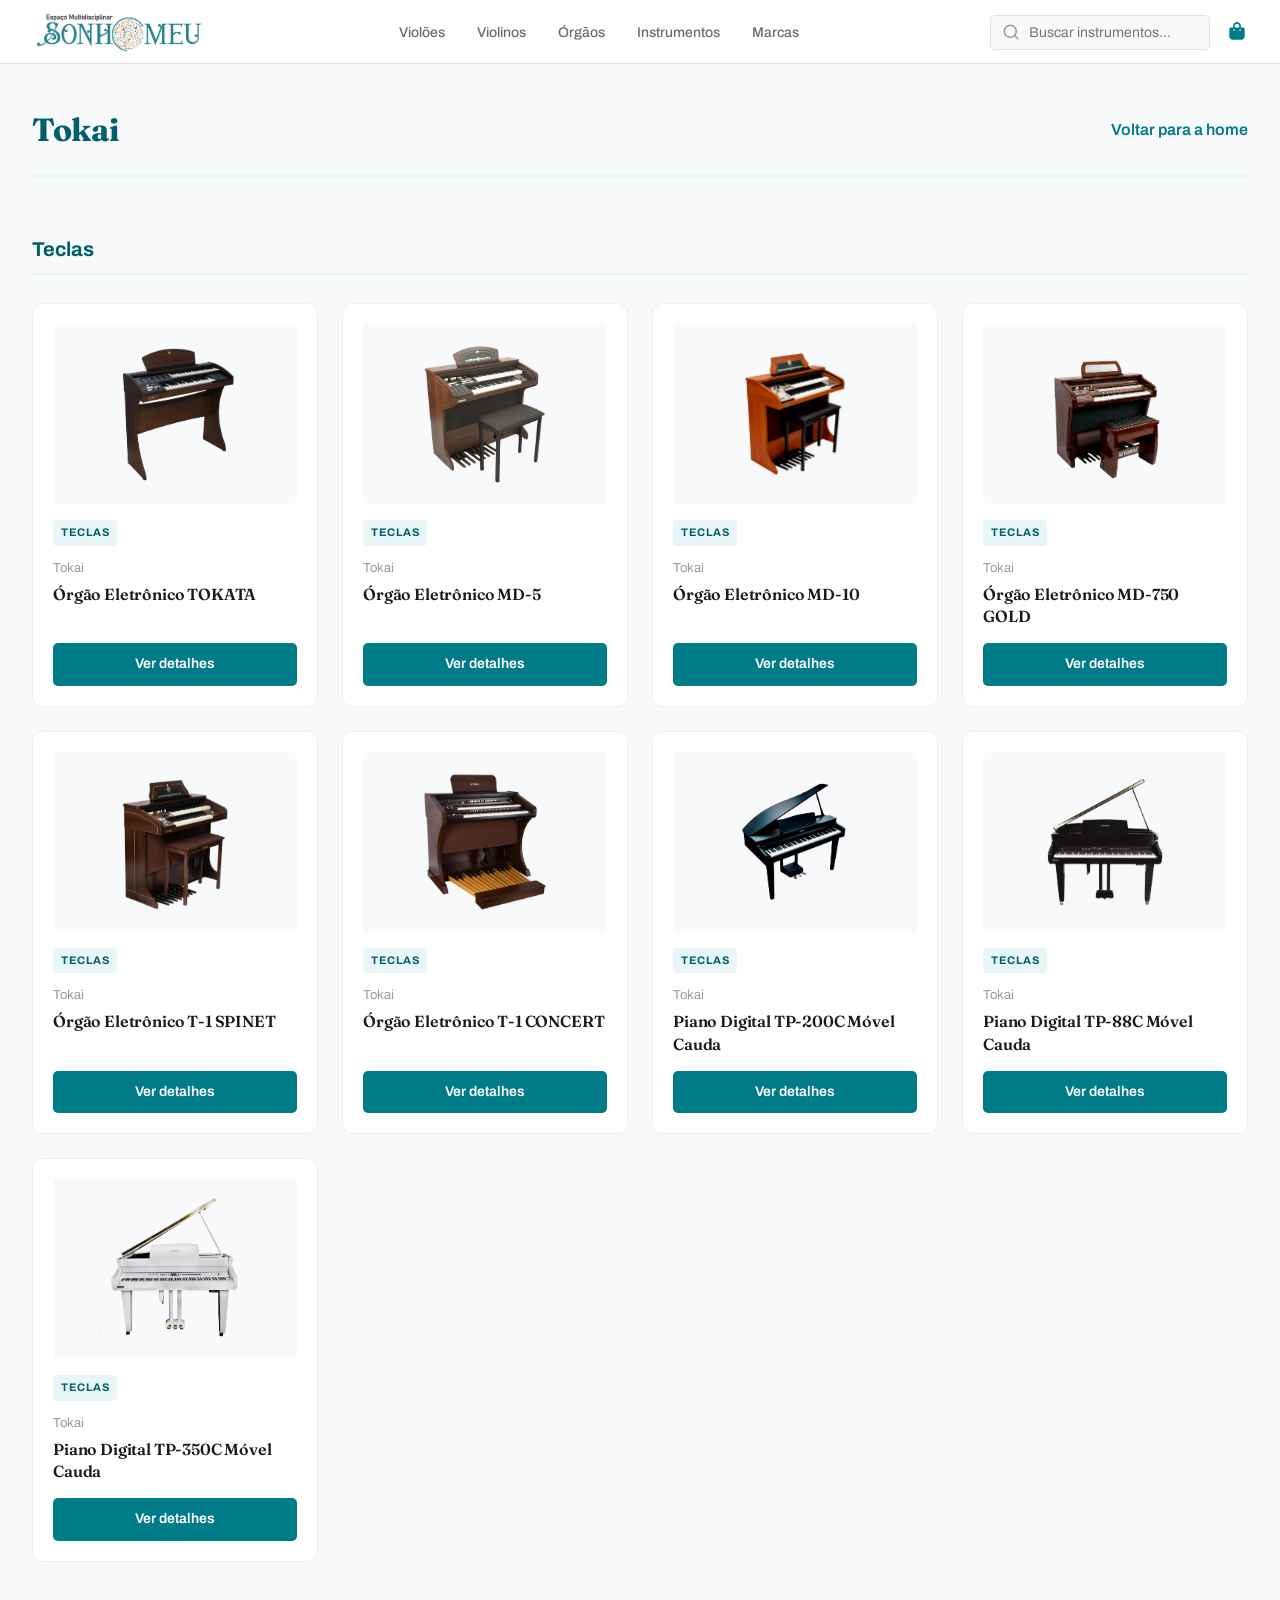
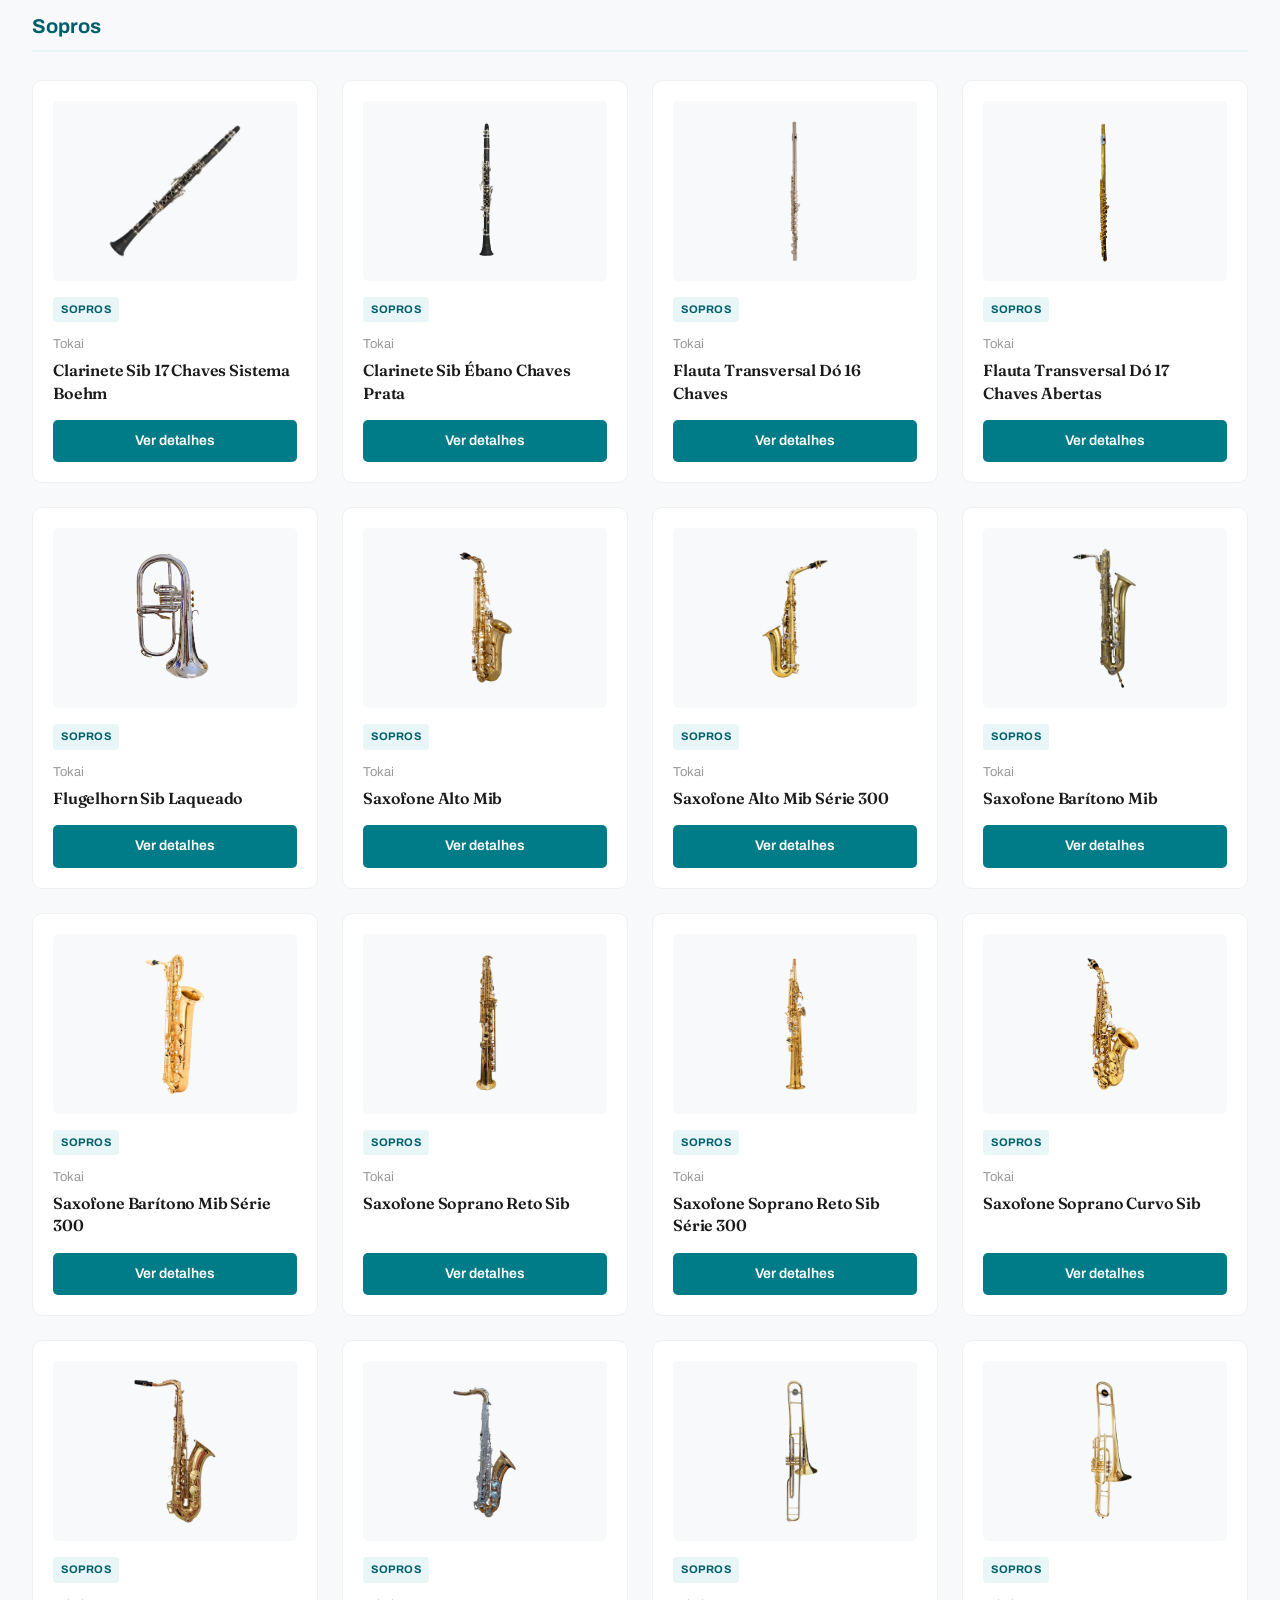
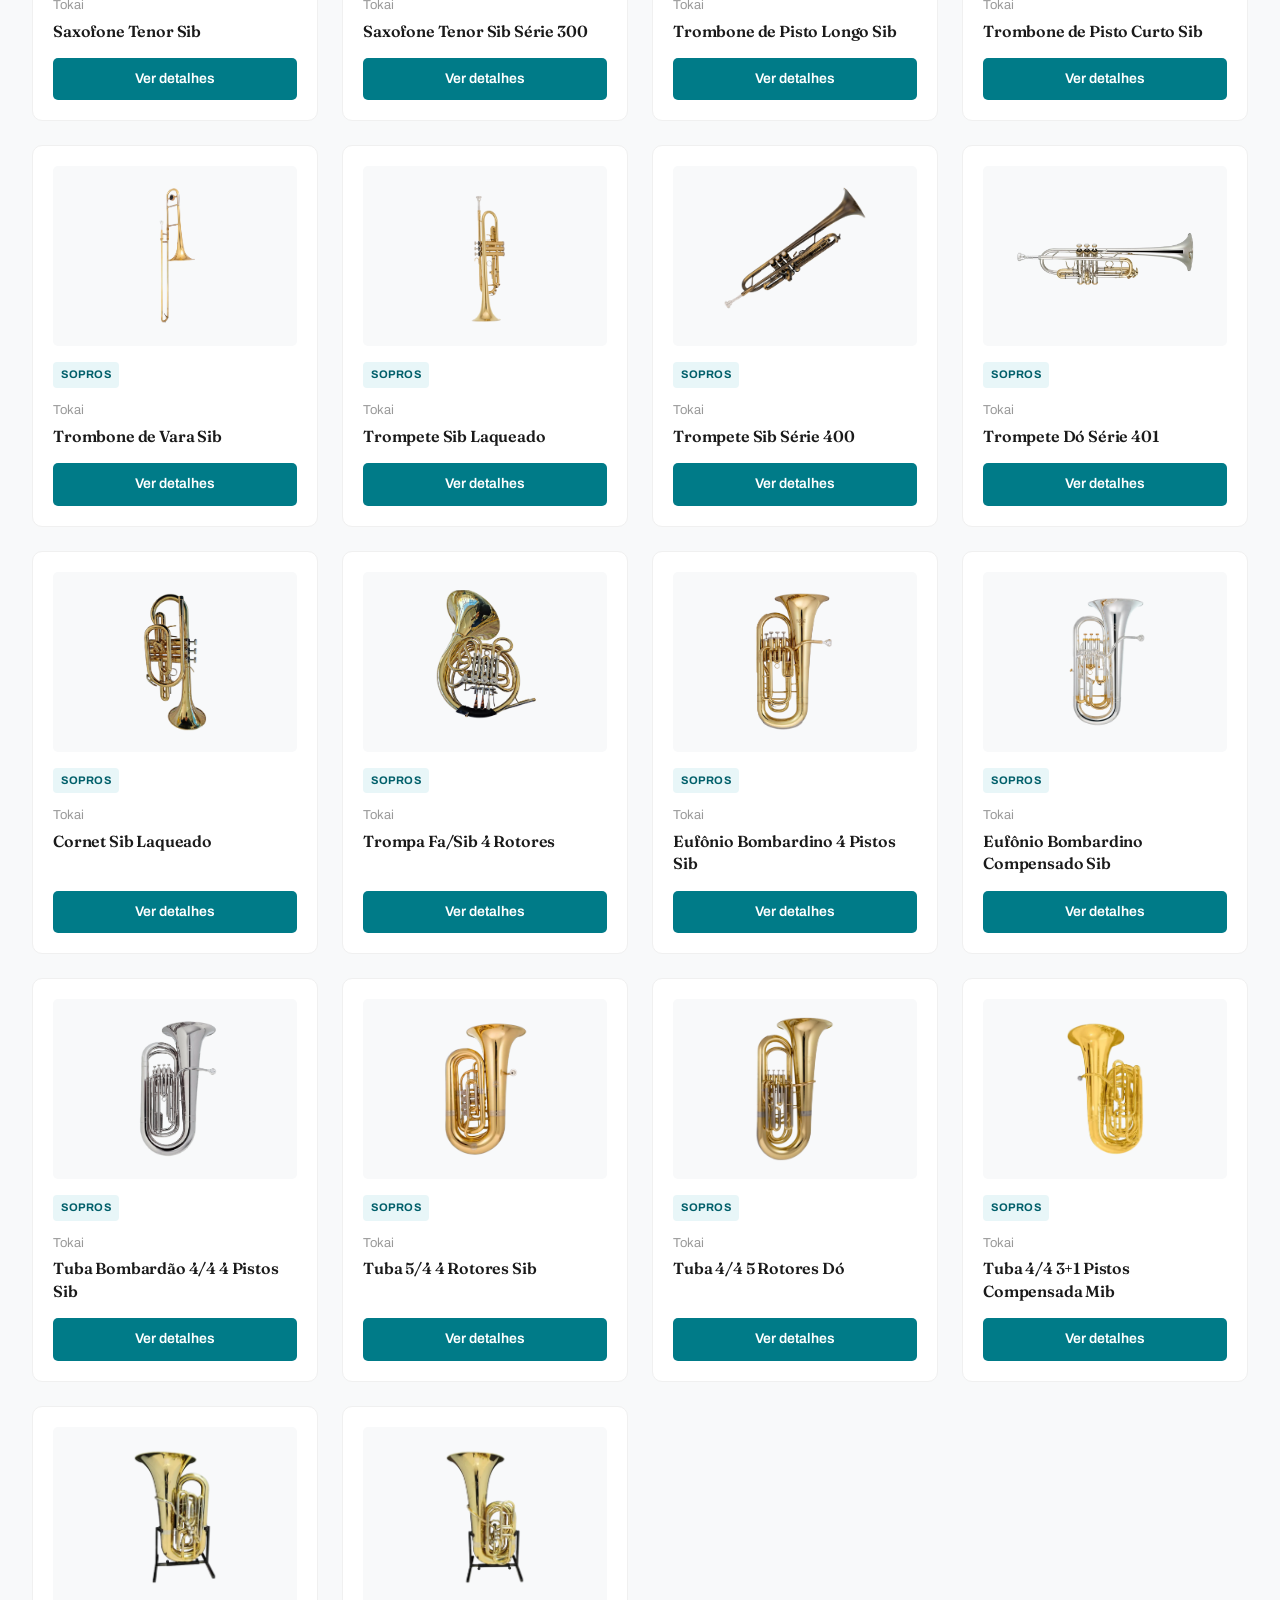
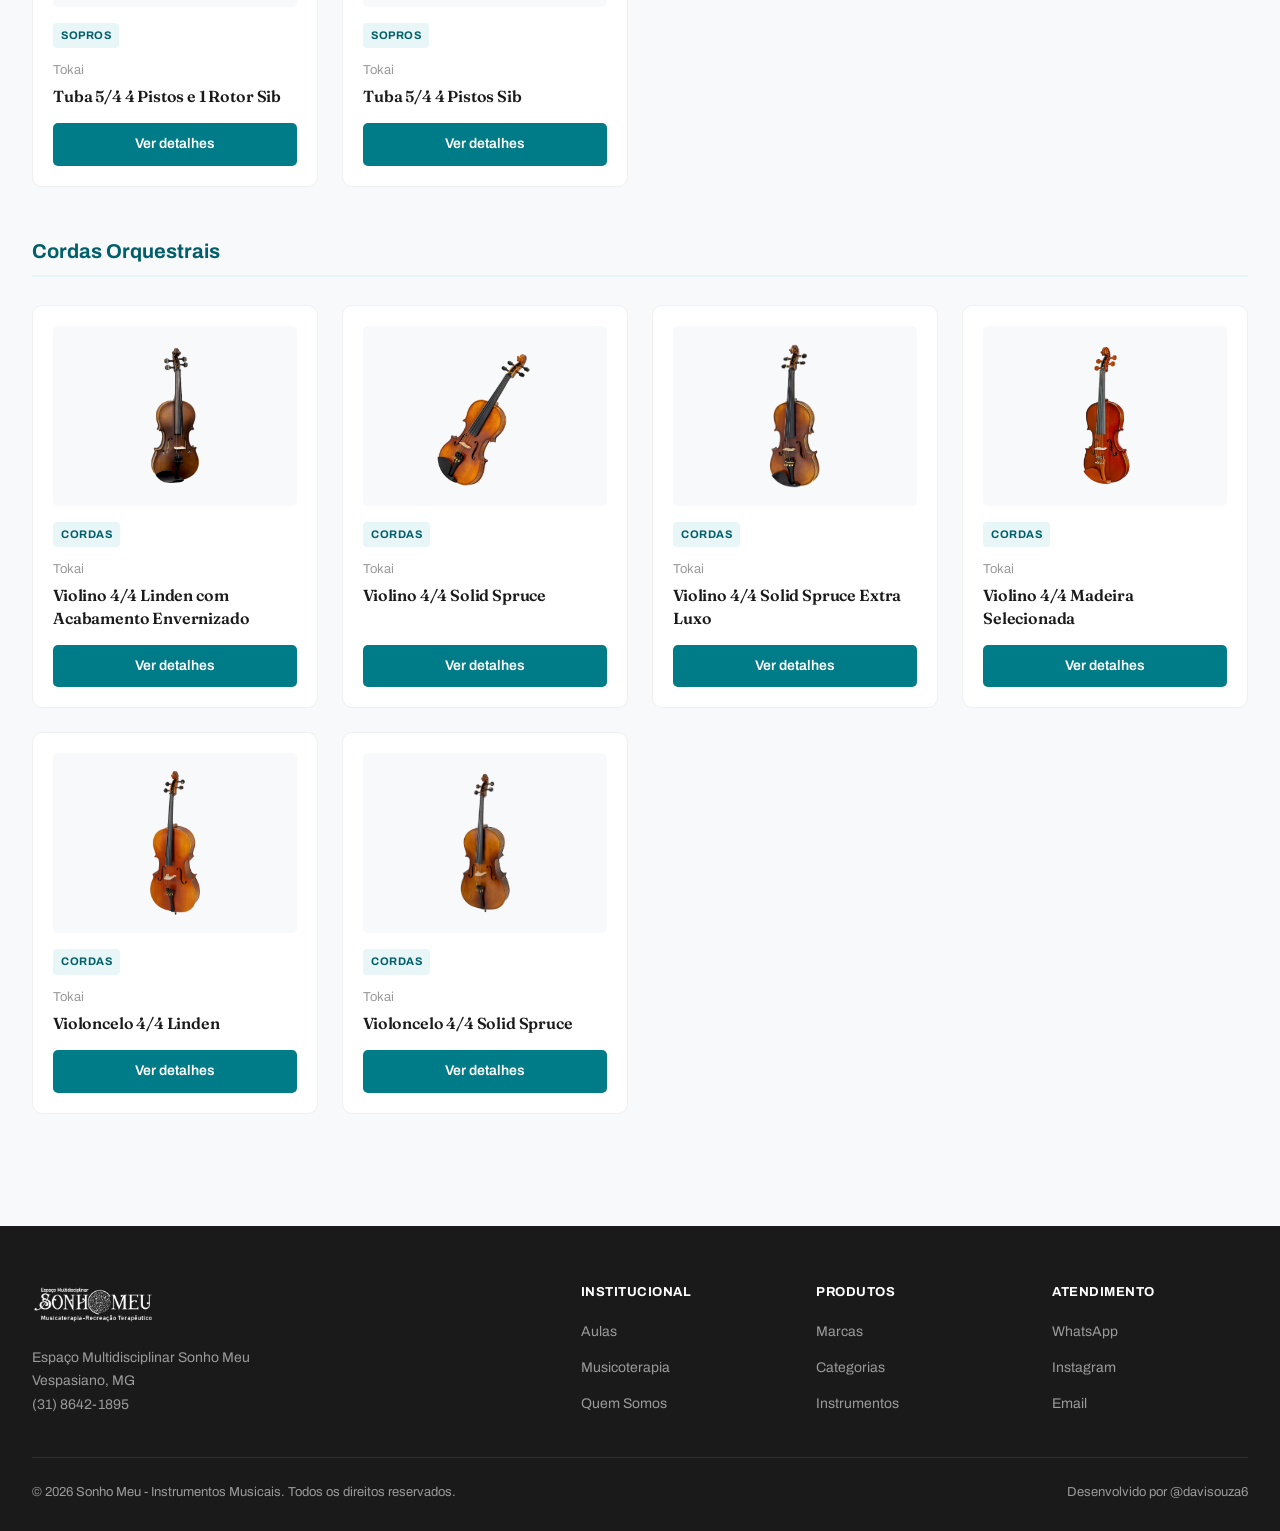
<file: tokai.html>
<!DOCTYPE html>
<html lang="pt-BR">
<head>
    <meta charset="UTF-8">
    <meta name="viewport" content="width=device-width, initial-scale=1.0">
    <title>Tokai - Sonho Meu</title>
    <link rel="icon" href="img/logo-simples.png" type="image/png">
    <!-- Fonte -->
    <link rel="preconnect" href="https://fonts.googleapis.com">
    <link rel="preconnect" href="https://fonts.gstatic.com" crossorigin>
    <link href="https://fonts.googleapis.com/css2?family=Archivo:wght@400;500;600;700&family=Fraunces:opsz,wght@9..144,500;9..144,600&display=swap" rel="stylesheet">

    <!-- CSS Base -->
    <link rel="stylesheet" href="produto.css">
    <link rel="stylesheet" href="style.css">

      <script src="menu.js" defer></script>
   <script src="cart.js" defer></script>
   <script src="produtos.js" defer></script>
   <script src="search.js" defer></script>

    <style>
        .pagina-marca {
            max-width: 1280px;
            margin: 0 auto;
            padding: 40px 32px;
        }

        .header-marca {
            margin-bottom: 32px;
            border-bottom: 2px solid var(--primary-light);
            padding-bottom: 20px;
            display: flex;
            align-items: center;
            justify-content: space-between;
            flex-wrap: wrap;
            gap: 16px;
        }

        .header-marca h1 {
            font-size: 32px;
            font-weight: 700;
            color: var(--primary-dark);
            display: flex;
            align-items: center;
            gap: 12px;
        }

        .header-marca a {
            color: var(--primary);
            font-weight: 600;
            text-decoration: none;
            transition: 0.3s;
        }
        .header-marca a:hover {
            color: var(--primary-dark);
        }

        .grid-marca {
            display: grid;
            grid-template-columns: repeat(auto-fill, minmax(250px, 1fr));
            gap: 24px;
        }

        .card-marca {
            background: var(--white);
            border-radius: var(--radius);
            padding: 20px;
            transition: var(--transition);
            border: 1px solid #f0f0f0;
            display: flex;
            flex-direction: column;
        }

        .card-marca:hover {
            border-color: var(--primary-light);
        }

        .imagem-card {
            width: 100%;
            height: 180px;
            background: var(--bg-light);
            border-radius: var(--radius-sm);
            display: flex;
            align-items: center;
            justify-content: center;
            margin-bottom: 16px;
            overflow: hidden;
        }

        .imagem-card img {
            max-width: 80%;
            max-height: 80%;
            object-fit: contain;
        }

        .categoria-tag {
            display: inline-block;
            background: var(--primary-light);
            color: var(--primary-dark);
            font-size: 11px;
            font-weight: 700;
            text-transform: uppercase;
            letter-spacing: 0.5px;
            padding: 4px 8px;
            border-radius: 4px;
            margin-bottom: 12px;
            align-self: flex-start;
        }

        .marca-nome {
            font-size: 13px;
            color: var(--text-light);
            margin-bottom: 4px;
        }

        .nome-produto {
            font-size: 16px;
            font-weight: 600;
            color: var(--text-dark);
            margin-bottom: 16px;
            line-height: 1.4;
        }

        .btn-ver {
            display: inline-flex;
            align-items: center;
            justify-content: center;
            margin-top: auto;
            padding: 10px 16px;
            background: var(--primary);
            color: white;
            font-size: 14px;
            font-weight: 600;
            border-radius: var(--radius-sm);
            text-decoration: none;
            transition: var(--transition);
        }

        .btn-ver:hover {
            background: var(--primary-dark);
        }

        .secao-titulo {
            grid-column: 1 / -1;
            font-size: 20px;
            font-weight: 700;
            color: var(--primary-dark);
            padding: 16px 0 8px;
            border-bottom: 2px solid var(--primary-light);
            margin-bottom: 4px;
            margin-top: 8px;
        }
    </style>
</head>
<body>

    <!--! HEADER -->
    <header>
        <div class="header-container">
            <div class="logo">
                <a href="index.html"><img src="img/logo-colorida.jpg" alt="Sonho Meu"></a>
            </div>
            <nav class="nav-menu" id="navMenu">
                <ul>
                    <li><a href="violoes.html" class="nav-link">Violões</a></li>
                    <li><a href="violinos.html" class="nav-link">Violinos</a></li>
                    <li><a href="orgaos.html" class="nav-link">Órgãos</a></li>
                    <li><a href="todos-produtos.html" class="nav-link">Instrumentos</a></li>
                    <li><a href="index.html#marcas-section" class="nav-link">Marcas</a></li>
                </ul>
            </nav>
            <div class="header-actions">
                <div class="search-box" id="searchBox">
    <svg class="search-icon" width="18" height="18" viewBox="0 0 24 24" fill="none" stroke="currentColor" stroke-width="2" stroke-linecap="round" stroke-linejoin="round">
      <circle cx="11" cy="11" r="8"></circle>
      <line x1="21" y1="21" x2="16.65" y2="16.65"></line>
    </svg>
    <input type="text" id="searchInput" class="search-input"               placeholder="Buscar instrumentos..." autocomplete="off">
    <div class="search-results" id="searchResults"></div>
  </div>
                <a href="carrinho.html" class="cart-icon">
                    <svg xmlns="http://www.w3.org/2000/svg" viewBox="0 0 640 640">
                        <path fill="currentColor" d="M256 144C256 108.7 284.7 80 320 80C355.3 80 384 108.7 384 144L384 192L256 192L256 144zM208 192L144 192C117.5 192 96 213.5 96 240L96 448C96 501 139 544 192 544L448 544C501 544 544 501 544 448L544 240C544 213.5 522.5 192 496 192L432 192L432 144C432 82.1 381.9 32 320 32C258.1 32 208 82.1 208 144L208 192zM232 240C245.3 240 256 250.7 256 264C256 277.3 245.3 288 232 288C218.7 288 208 277.3 208 264C208 250.7 218.7 240 232 240zM384 264C384 250.7 394.7 240 408 240C421.3 240 432 250.7 432 264C432 277.3 421.3 288 408 288C394.7 288 384 277.3 384 264z"/>
                    </svg>
                    <span class="cart-badge">0</span>
                </a>
                <button class="menu-toggle" id="menuToggle" aria-label="Abrir menu" aria-controls="navMenu" aria-expanded="false">
                  <span></span>
                  <span></span>
                  <span></span>
                </button>
            </div>

            <div class="nav-overlay" id="navOverlay"></div>
        </div>
    </header>

    <!--! CONTEÚDO PRINCIPAL -->
    <main>
        <section class="pagina-marca">
            <div class="header-marca">
                <h1>Tokai</h1>
                <a href="index.html">Voltar para a home</a>
            </div>

            <div class="grid-marca">

                <!-- TOKAI - TECLAS                                              -->
                <div class="secao-titulo">Teclas</div>

                <div class="card-marca">
                    <div class="imagem-card"><img src="img/tokata.png" alt="Órgão Tokai"></div>
                    <span class="categoria-tag">Teclas</span>
                    <p class="marca-nome">Tokai</p>
                    <h3 class="nome-produto">Órgão Eletrônico TOKATA</h3>
                    <a href="produto.html?sku=tokata" class="btn-ver">Ver detalhes</a>
                </div>

                <div class="card-marca">
                    <div class="imagem-card"><img src="img/md5.png" alt="Órgão Tokai"></div>
                    <span class="categoria-tag">Teclas</span>
                    <p class="marca-nome">Tokai</p>
                    <h3 class="nome-produto">Órgão Eletrônico MD-5</h3>
                    <a href="produto.html?sku=md5" class="btn-ver">Ver detalhes</a>
                </div>

                <div class="card-marca">
                    <div class="imagem-card"><img src="img/md10.png" alt="Órgão Tokai"></div>
                    <span class="categoria-tag">Teclas</span>
                    <p class="marca-nome">Tokai</p>
                    <h3 class="nome-produto">Órgão Eletrônico MD-10</h3>
                    <a href="produto.html?sku=md10" class="btn-ver">Ver detalhes</a>
                </div>

                <div class="card-marca">
                    <div class="imagem-card"><img src="img/md750.png" alt="Órgão Tokai"></div>
                    <span class="categoria-tag">Teclas</span>
                    <p class="marca-nome">Tokai</p>
                    <h3 class="nome-produto">Órgão Eletrônico MD-750 GOLD</h3>
                    <a href="produto.html?sku=md750" class="btn-ver">Ver detalhes</a>
                </div>

                <div class="card-marca">
                    <div class="imagem-card"><img src="img/t1spinet.png" alt="Órgão Tokai"></div>
                    <span class="categoria-tag">Teclas</span>
                    <p class="marca-nome">Tokai</p>
                    <h3 class="nome-produto">Órgão Eletrônico T-1 SPINET</h3>
                    <a href="produto.html?sku=t1spinet" class="btn-ver">Ver detalhes</a>
                </div>

                <div class="card-marca">
                    <div class="imagem-card"><img src="img/t1concert.png" alt="Órgão Tokai"></div>
                    <span class="categoria-tag">Teclas</span>
                    <p class="marca-nome">Tokai</p>
                    <h3 class="nome-produto">Órgão Eletrônico T-1 CONCERT</h3>
                    <a href="produto.html?sku=t1concert" class="btn-ver">Ver detalhes</a>
                </div>

                <div class="card-marca">
                    <div class="imagem-card"><img src="img/tp200c.png" alt="Piano Tokai"></div>
                    <span class="categoria-tag">Teclas</span>
                    <p class="marca-nome">Tokai</p>
                    <h3 class="nome-produto">Piano Digital TP-200C Móvel Cauda</h3>
                    <a href="produto.html?sku=tp200c" class="btn-ver">Ver detalhes</a>
                </div>

                <div class="card-marca">
                    <div class="imagem-card"><img src="img/tp88c.png" alt="Piano Tokai"></div>
                    <span class="categoria-tag">Teclas</span>
                    <p class="marca-nome">Tokai</p>
                    <h3 class="nome-produto">Piano Digital TP-88C Móvel Cauda</h3>
                    <a href="produto.html?sku=tp88c" class="btn-ver">Ver detalhes</a>
                </div>

                <div class="card-marca">
                    <div class="imagem-card"><img src="img/tp350c.png" alt="Piano Tokai"></div>
                    <span class="categoria-tag">Teclas</span>
                    <p class="marca-nome">Tokai</p>
                    <h3 class="nome-produto">Piano Digital TP-350C Móvel Cauda</h3>
                    <a href="produto.html?sku=tp350c" class="btn-ver">Ver detalhes</a>
                </div>

                <!-- TOKAI - SOPROS                                              -->
                <div class="secao-titulo">Sopros</div>

                <div class="card-marca">
                    <div class="imagem-card"><img src="img/tcl200.png" alt="Clarinete Tokai"></div>
                    <span class="categoria-tag">Sopros</span>
                    <p class="marca-nome">Tokai</p>
                    <h3 class="nome-produto">Clarinete Sib 17 Chaves Sistema Boehm</h3>
                    <a href="produto.html?sku=tcl200" class="btn-ver">Ver detalhes</a>
                </div>

                <div class="card-marca">
                    <div class="imagem-card"><img src="img/tcl400.png" alt="Clarinete Tokai"></div>
                    <span class="categoria-tag">Sopros</span>
                    <p class="marca-nome">Tokai</p>
                    <h3 class="nome-produto">Clarinete Sib Ébano Chaves Prata</h3>
                    <a href="produto.html?sku=tcl400" class="btn-ver">Ver detalhes</a>
                </div>

                <div class="card-marca">
                    <div class="imagem-card"><img src="img/tfl200.png" alt="Flauta Tokai"></div>
                    <span class="categoria-tag">Sopros</span>
                    <p class="marca-nome">Tokai</p>
                    <h3 class="nome-produto">Flauta Transversal Dó 16 Chaves</h3>
                    <a href="produto.html?sku=tfl200" class="btn-ver">Ver detalhes</a>
                </div>

                <div class="card-marca">
                    <div class="imagem-card"><img src="img/tfl400.png" alt="Flauta Tokai"></div>
                    <span class="categoria-tag">Sopros</span>
                    <p class="marca-nome">Tokai</p>
                    <h3 class="nome-produto">Flauta Transversal Dó 17 Chaves Abertas</h3>
                    <a href="produto.html?sku=tfl400" class="btn-ver">Ver detalhes</a>
                </div>

                <div class="card-marca">
                    <div class="imagem-card"><img src="img/tfh400.png" alt="Flugelhorn Tokai"></div>
                    <span class="categoria-tag">Sopros</span>
                    <p class="marca-nome">Tokai</p>
                    <h3 class="nome-produto">Flugelhorn Sib Laqueado</h3>
                    <a href="produto.html?sku=tfh400" class="btn-ver">Ver detalhes</a>
                </div>

                <div class="card-marca">
                    <div class="imagem-card"><img src="img/tsa200.png" alt="Saxofone Tokai"></div>
                    <span class="categoria-tag">Sopros</span>
                    <p class="marca-nome">Tokai</p>
                    <h3 class="nome-produto">Saxofone Alto Mib</h3>
                    <a href="produto.html?sku=tsa200" class="btn-ver">Ver detalhes</a>
                </div>

                <div class="card-marca">
                    <div class="imagem-card"><img src="img/tsa300.png" alt="Saxofone Tokai"></div>
                    <span class="categoria-tag">Sopros</span>
                    <p class="marca-nome">Tokai</p>
                    <h3 class="nome-produto">Saxofone Alto Mib Série 300</h3>
                    <a href="produto.html?sku=tsa300" class="btn-ver">Ver detalhes</a>
                </div>

                <div class="card-marca">
                    <div class="imagem-card"><img src="img/tsb200.png" alt="Saxofone Tokai"></div>
                    <span class="categoria-tag">Sopros</span>
                    <p class="marca-nome">Tokai</p>
                    <h3 class="nome-produto">Saxofone Barítono Mib</h3>
                    <a href="produto.html?sku=tsb200" class="btn-ver">Ver detalhes</a>
                </div>

                <div class="card-marca">
                    <div class="imagem-card"><img src="img/tsb300.png" alt="Saxofone Tokai"></div>
                    <span class="categoria-tag">Sopros</span>
                    <p class="marca-nome">Tokai</p>
                    <h3 class="nome-produto">Saxofone Barítono Mib Série 300</h3>
                    <a href="produto.html?sku=tsb300" class="btn-ver">Ver detalhes</a>
                </div>

                <div class="card-marca">
                    <div class="imagem-card"><img src="img/tss200.png" alt="Saxofone Tokai"></div>
                    <span class="categoria-tag">Sopros</span>
                    <p class="marca-nome">Tokai</p>
                    <h3 class="nome-produto">Saxofone Soprano Reto Sib</h3>
                    <a href="produto.html?sku=tss200" class="btn-ver">Ver detalhes</a>
                </div>

                <div class="card-marca">
                    <div class="imagem-card"><img src="img/tss300.png" alt="Saxofone Tokai"></div>
                    <span class="categoria-tag">Sopros</span>
                    <p class="marca-nome">Tokai</p>
                    <h3 class="nome-produto">Saxofone Soprano Reto Sib Série 300</h3>
                    <a href="produto.html?sku=tss300" class="btn-ver">Ver detalhes</a>
                </div>

                <div class="card-marca">
                    <div class="imagem-card"><img src="img/tsc200.png" alt="Saxofone Tokai"></div>
                    <span class="categoria-tag">Sopros</span>
                    <p class="marca-nome">Tokai</p>
                    <h3 class="nome-produto">Saxofone Soprano Curvo Sib</h3>
                    <a href="produto.html?sku=tsc200" class="btn-ver">Ver detalhes</a>
                </div>

                <div class="card-marca">
                    <div class="imagem-card"><img src="img/tst200.png" alt="Saxofone Tokai"></div>
                    <span class="categoria-tag">Sopros</span>
                    <p class="marca-nome">Tokai</p>
                    <h3 class="nome-produto">Saxofone Tenor Sib</h3>
                    <a href="produto.html?sku=tst200" class="btn-ver">Ver detalhes</a>
                </div>

                <div class="card-marca">
                    <div class="imagem-card"><img src="img/tst300.png" alt="Saxofone Tokai"></div>
                    <span class="categoria-tag">Sopros</span>
                    <p class="marca-nome">Tokai</p>
                    <h3 class="nome-produto">Saxofone Tenor Sib Série 300</h3>
                    <a href="produto.html?sku=tst300" class="btn-ver">Ver detalhes</a>
                </div>

                <div class="card-marca">
                    <div class="imagem-card"><img src="img/tp200.png" alt="Trombone Tokai"></div>
                    <span class="categoria-tag">Sopros</span>
                    <p class="marca-nome">Tokai</p>
                    <h3 class="nome-produto">Trombone de Pisto Longo Sib</h3>
                    <a href="produto.html?sku=tp200" class="btn-ver">Ver detalhes</a>
                </div>

                <div class="card-marca">
                    <div class="imagem-card"><img src="img/tp201.png" alt="Trombone Tokai"></div>
                    <span class="categoria-tag">Sopros</span>
                    <p class="marca-nome">Tokai</p>
                    <h3 class="nome-produto">Trombone de Pisto Curto Sib</h3>
                    <a href="produto.html?sku=tp201" class="btn-ver">Ver detalhes</a>
                </div>

                <div class="card-marca">
                    <div class="imagem-card"><img src="img/tv200.png" alt="Trombone Tokai"></div>
                    <span class="categoria-tag">Sopros</span>
                    <p class="marca-nome">Tokai</p>
                    <h3 class="nome-produto">Trombone de Vara Sib</h3>
                    <a href="produto.html?sku=tv200" class="btn-ver">Ver detalhes</a>
                </div>

                <div class="card-marca">
                    <div class="imagem-card"><img src="img/tr200.png" alt="Trompete Tokai"></div>
                    <span class="categoria-tag">Sopros</span>
                    <p class="marca-nome">Tokai</p>
                    <h3 class="nome-produto">Trompete Sib Laqueado</h3>
                    <a href="produto.html?sku=tr200" class="btn-ver">Ver detalhes</a>
                </div>

                <div class="card-marca">
                    <div class="imagem-card"><img src="img/tr400.png" alt="Trompete Tokai"></div>
                    <span class="categoria-tag">Sopros</span>
                    <p class="marca-nome">Tokai</p>
                    <h3 class="nome-produto">Trompete Sib Série 400</h3>
                    <a href="produto.html?sku=tr400" class="btn-ver">Ver detalhes</a>
                </div>

                <div class="card-marca">
                    <div class="imagem-card"><img src="img/tr401.png" alt="Trompete Tokai"></div>
                    <span class="categoria-tag">Sopros</span>
                    <p class="marca-nome">Tokai</p>
                    <h3 class="nome-produto">Trompete Dó Série 401</h3>
                    <a href="produto.html?sku=tr401" class="btn-ver">Ver detalhes</a>
                </div>

                <div class="card-marca">
                    <div class="imagem-card"><img src="img/tct200.png" alt="Cornet Tokai"></div>
                    <span class="categoria-tag">Sopros</span>
                    <p class="marca-nome">Tokai</p>
                    <h3 class="nome-produto">Cornet Sib Laqueado</h3>
                    <a href="produto.html?sku=tct200" class="btn-ver">Ver detalhes</a>
                </div>

                <div class="card-marca">
                    <div class="imagem-card"><img src="img/ttp400.png" alt="Trompa Tokai"></div>
                    <span class="categoria-tag">Sopros</span>
                    <p class="marca-nome">Tokai</p>
                    <h3 class="nome-produto">Trompa Fa/Sib 4 Rotores</h3>
                    <a href="produto.html?sku=ttp400" class="btn-ver">Ver detalhes</a>
                </div>

                <div class="card-marca">
                    <div class="imagem-card"><img src="img/tep400.png" alt="Eufônio Tokai"></div>
                    <span class="categoria-tag">Sopros</span>
                    <p class="marca-nome">Tokai</p>
                    <h3 class="nome-produto">Eufônio Bombardino 4 Pistos Sib</h3>
                    <a href="produto.html?sku=tep400" class="btn-ver">Ver detalhes</a>
                </div>

                <div class="card-marca">
                    <div class="imagem-card"><img src="img/tep600.png" alt="Eufônio Tokai"></div>
                    <span class="categoria-tag">Sopros</span>
                    <p class="marca-nome">Tokai</p>
                    <h3 class="nome-produto">Eufônio Bombardino Compensado Sib</h3>
                    <a href="produto.html?sku=tep600" class="btn-ver">Ver detalhes</a>
                </div>

                <div class="card-marca">
                    <div class="imagem-card"><img src="img/tb200.png" alt="Tuba Tokai"></div>
                    <span class="categoria-tag">Sopros</span>
                    <p class="marca-nome">Tokai</p>
                    <h3 class="nome-produto">Tuba Bombardão 4/4 4 Pistos Sib</h3>
                    <a href="produto.html?sku=tb200" class="btn-ver">Ver detalhes</a>
                </div>

                <div class="card-marca">
                    <div class="imagem-card"><img src="img/tb400.png" alt="Tuba Tokai"></div>
                    <span class="categoria-tag">Sopros</span>
                    <p class="marca-nome">Tokai</p>
                    <h3 class="nome-produto">Tuba 5/4 4 Rotores Sib</h3>
                    <a href="produto.html?sku=tb400" class="btn-ver">Ver detalhes</a>
                </div>

                <div class="card-marca">
                    <div class="imagem-card"><img src="img/tb402.png" alt="Tuba Tokai"></div>
                    <span class="categoria-tag">Sopros</span>
                    <p class="marca-nome">Tokai</p>
                    <h3 class="nome-produto">Tuba 4/4 5 Rotores Dó</h3>
                    <a href="produto.html?sku=tb402" class="btn-ver">Ver detalhes</a>
                </div>

                <div class="card-marca">
                    <div class="imagem-card"><img src="img/tb403.png" alt="Tuba Tokai"></div>
                    <span class="categoria-tag">Sopros</span>
                    <p class="marca-nome">Tokai</p>
                    <h3 class="nome-produto">Tuba 4/4 3+1 Pistos Compensada Mib</h3>
                    <a href="produto.html?sku=tb403" class="btn-ver">Ver detalhes</a>
                </div>

                <div class="card-marca">
                    <div class="imagem-card"><img src="img/tb600.png" alt="Tuba Tokai"></div>
                    <span class="categoria-tag">Sopros</span>
                    <p class="marca-nome">Tokai</p>
                    <h3 class="nome-produto">Tuba 5/4 4 Pistos e 1 Rotor Sib</h3>
                    <a href="produto.html?sku=tb600" class="btn-ver">Ver detalhes</a>
                </div>

                <div class="card-marca">
                    <div class="imagem-card"><img src="img/tb601.png" alt="Tuba Tokai"></div>
                    <span class="categoria-tag">Sopros</span>
                    <p class="marca-nome">Tokai</p>
                    <h3 class="nome-produto">Tuba 5/4 4 Pistos Sib</h3>
                    <a href="produto.html?sku=tb601" class="btn-ver">Ver detalhes</a>
                </div>

                <!-- TOKAI - CORDAS ORQUESTRAIS                                   -->
                <div class="secao-titulo">Cordas Orquestrais</div>

                <div class="card-marca">
                    <div class="imagem-card"><img src="img/v200.png" alt="Violino Tokai"></div>
                    <span class="categoria-tag">Cordas</span>
                    <p class="marca-nome">Tokai</p>
                    <h3 class="nome-produto">Violino 4/4 Linden com Acabamento Envernizado</h3>
                    <a href="produto.html?sku=v200" class="btn-ver">Ver detalhes</a>
                </div>

                <div class="card-marca">
                    <div class="imagem-card"><img src="img/v250.png" alt="Violino Tokai"></div>
                    <span class="categoria-tag">Cordas</span>
                    <p class="marca-nome">Tokai</p>
                    <h3 class="nome-produto">Violino 4/4 Solid Spruce</h3>
                    <a href="produto.html?sku=v250" class="btn-ver">Ver detalhes</a>
                </div>

                <div class="card-marca">
                    <div class="imagem-card"><img src="img/v400.png" alt="Violino Tokai"></div>
                    <span class="categoria-tag">Cordas</span>
                    <p class="marca-nome">Tokai</p>
                    <h3 class="nome-produto">Violino 4/4 Solid Spruce Extra Luxo</h3>
                    <a href="produto.html?sku=v400" class="btn-ver">Ver detalhes</a>
                </div>

                <div class="card-marca">
                    <div class="imagem-card"><img src="img/v450.png" alt="Violino Tokai"></div>
                    <span class="categoria-tag">Cordas</span>
                    <p class="marca-nome">Tokai</p>
                    <h3 class="nome-produto">Violino 4/4 Madeira Selecionada</h3>
                    <a href="produto.html?sku=v450" class="btn-ver">Ver detalhes</a>
                </div>

                <div class="card-marca">
                    <div class="imagem-card"><img src="img/c250.png" alt="Violoncelo Tokai"></div>
                    <span class="categoria-tag">Cordas</span>
                    <p class="marca-nome">Tokai</p>
                    <h3 class="nome-produto">Violoncelo 4/4 Linden</h3>
                    <a href="produto.html?sku=c250" class="btn-ver">Ver detalhes</a>
                </div>

                <div class="card-marca">
                    <div class="imagem-card"><img src="img/c400.png" alt="Violoncelo Tokai"></div>
                    <span class="categoria-tag">Cordas</span>
                    <p class="marca-nome">Tokai</p>
                    <h3 class="nome-produto">Violoncelo 4/4 Solid Spruce</h3>
                    <a href="produto.html?sku=c400" class="btn-ver">Ver detalhes</a>
                </div>

            </div>
        </section>
    </main>

    <!--! FOOTER -->
<footer class="footer">
      <div class="footer-container">
        <div class="footer-top">
          <div class="footer-brand">
            <img src="img/logo-branca.png" alt="Sonho Meu" />
            <!-- TODO Davi: confirmar com a Fabiana o endereço completo e o horário
                 de atendimento e trocar as duas linhas abaixo. -->
            <p class="footer-endereco">
              Espaço Multidisciplinar Sonho Meu<br />
              Vespasiano, MG<br />
              (31) 8642-1895
            </p>
          </div>

          <div class="footer-links">
            <div class="footer-col">
              <h4>Institucional</h4>
              <ul>
                <li><a href="sobre.html#aulas">Aulas</a></li>
                <li><a href="sobre.html#musicoterapia">Musicoterapia</a></li>
                <li><a href="sobre.html">Quem Somos</a></li>
              </ul>
            </div>
            <div class="footer-col">
              <h4>Produtos</h4>
              <ul>
                <li><a href="index.html#marcas-section">Marcas</a></li>
                <li><a href="index.html#promo-grid">Categorias</a></li>
                <li><a href="todos-produtos.html">Instrumentos</a></li>
              </ul>
            </div>
            <div class="footer-col">
              <h4>Atendimento</h4>
              <ul>
                <li><a href="https://wa.me/553186421895">WhatsApp</a></li>
                <li><a href="https://www.instagram.com/sonhomeu_musica/">Instagram</a></li>
                <li><a href="mailto:fabianacamargos6@gmail.com">Email</a></li>
              </ul>
            </div>
          </div>
        </div>

        <hr class="footer-divider" />

        <div class="footer-bottom">
          <span class="rights"
            >© 2026 Sonho Meu - Instrumentos Musicais. Todos os direitos
            reservados.</span
          >
          <span class="dev"
            >Desenvolvido por
            <a href="https://github.com/davisouza6">@davisouza6</a></span
          >
        </div>
      </div>
    </footer>
</body>
</html>
</file>
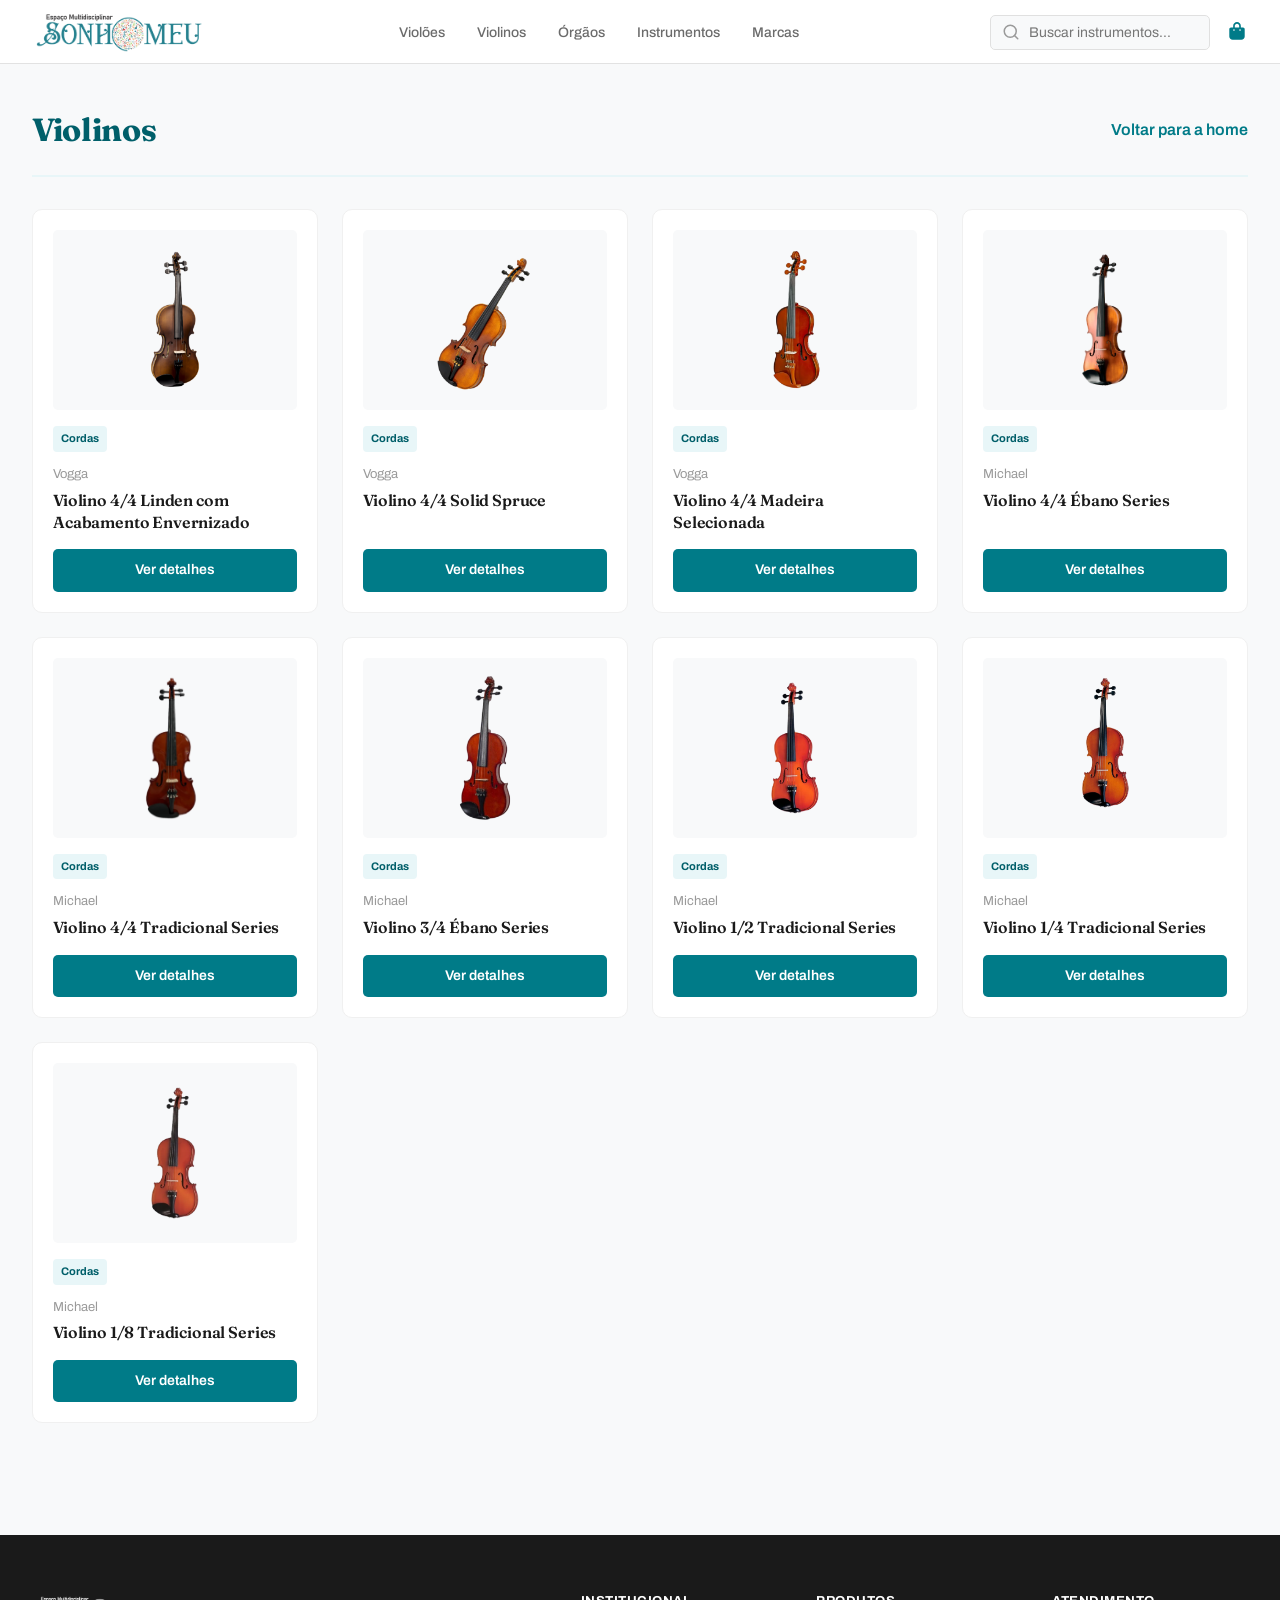
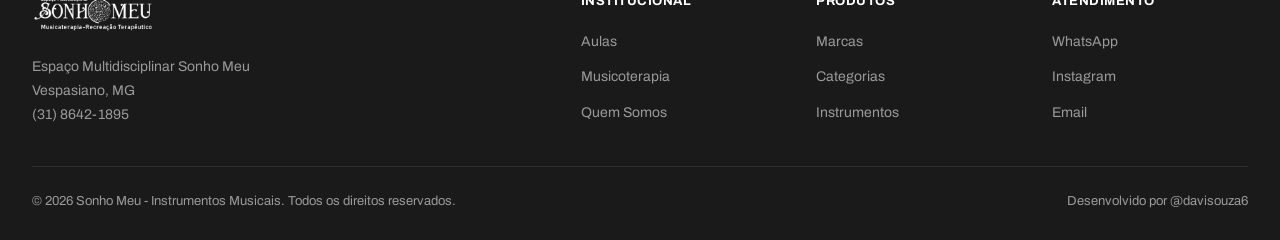
<file: violinos.html>
<!DOCTYPE html>
<html lang="pt-BR">
<head>
    <meta charset="UTF-8">
    <meta name="viewport" content="width=device-width, initial-scale=1.0">
    <title>Violinos - Sonho Meu</title>
    <link rel="icon" href="img/logo-simples.png" type="image/png">
    <!-- Fonte -->
    <link rel="preconnect" href="https://fonts.googleapis.com">
    <link rel="preconnect" href="https://fonts.gstatic.com" crossorigin>
    <link href="https://fonts.googleapis.com/css2?family=Archivo:wght@400;500;600;700&family=Fraunces:opsz,wght@9..144,500;9..144,600&display=swap" rel="stylesheet">

    <!-- CSS Base -->
    <link rel="stylesheet" href="produto.css">
    <link rel="stylesheet" href="style.css">

      <script src="menu.js" defer></script>
   <script src="cart.js" defer></script>
   <script src="produtos.js" defer></script>
   <script src="search.js" defer></script>
    <style>
        .pagina-violinos {
            max-width: 1280px;
            margin: 0 auto;
            padding: 40px 32px;
        }

        .header-pagina {
            margin-bottom: 32px;
            border-bottom: 2px solid var(--primary-light);
            padding-bottom: 20px;
            display: flex;
            align-items: center;
            justify-content: space-between;
        }

        .header-pagina h1 {
            font-size: 32px;
            font-weight: 700;
            color: var(--primary-dark);
        }

        .header-pagina a {
            color: var(--primary);
            font-weight: 600;
            text-decoration: none;
            transition: 0.3s;
        }
        .header-pagina a:hover {
            color: var(--primary-dark);
        }

        .grid-violinos {
            display: grid;
            grid-template-columns: repeat(auto-fill, minmax(250px, 1fr));
            gap: 24px;
        }

        .card-violino {
            background: var(--white);
            border-radius: var(--radius);
            padding: 20px;
            transition: var(--transition);
            border: 1px solid #f0f0f0;
            display: flex;
            flex-direction: column;
        }

        .card-violino:hover {
            border-color: var(--primary-light);
        }

        .imagem-card {
            width: 100%;
            height: 180px;
            background: var(--bg-light);
            border-radius: var(--radius-sm);
            display: flex;
            align-items: center;
            justify-content: center;
            margin-bottom: 16px;
            overflow: hidden;
        }

        .imagem-card img {
            max-width: 80%;
            max-height: 80%;
            object-fit: contain;
        }

        .marca-tag {
            display: inline-block;
            background: var(--primary-light);
            color: var(--primary-dark);
            font-size: 11px;
            font-weight: 700;
            
            padding: 4px 8px;
            border-radius: 4px;
            margin-bottom: 12px;
            align-self: flex-start;
        }

        .marca-nome {
            font-size: 13px;
            color: var(--text-light);
            margin-bottom: 4px;
        }

        .nome-produto {
            font-size: 16px;
            font-weight: 600;
            color: var(--text-dark);
            margin-bottom: 16px;
            line-height: 1.4;
        }

        .btn-ver {
            display: inline-flex;
            align-items: center;
            justify-content: center;
            margin-top: auto;
            padding: 10px 16px;
            background: var(--primary);
            color: white;
            font-size: 14px;
            font-weight: 600;
            border-radius: var(--radius-sm);
            text-decoration: none;
            transition: var(--transition);
        }

        .btn-ver:hover {
            background: var(--primary-dark);
        }
    </style>
</head>
<body>

    <!--! HEADER -->
    <header>
        <div class="header-container">
            <div class="logo">
                <a href="index.html"><img src="img/logo-colorida.jpg" alt="Sonho Meu"></a>
            </div>
            <nav class="nav-menu" id="navMenu">
                <ul>
                    <li><a href="violoes.html" class="nav-link">Violões</a></li>
                    <li><a href="violinos.html" class="nav-link">Violinos</a></li>
                    <li><a href="orgaos.html" class="nav-link">Órgãos</a></li>
                    <li><a href="todos-produtos.html" class="nav-link">Instrumentos</a></li>
                    <li><a href="index.html#marcas-section" class="nav-link">Marcas</a></li>
                </ul>
            </nav>
            <div class="header-actions">
                <div class="search-box" id="searchBox">
    <svg class="search-icon" width="18" height="18" viewBox="0 0 24 24" fill="none" stroke="currentColor" stroke-width="2" stroke-linecap="round" stroke-linejoin="round">
      <circle cx="11" cy="11" r="8"></circle>
      <line x1="21" y1="21" x2="16.65" y2="16.65"></line>
    </svg>
    <input type="text" id="searchInput" class="search-input"               placeholder="Buscar instrumentos..." autocomplete="off">
    <div class="search-results" id="searchResults"></div>
  </div>
                <a href="carrinho.html" class="cart-icon">
                    <svg xmlns="http://www.w3.org/2000/svg" viewBox="0 0 640 640">
                        <path fill="currentColor" d="M256 144C256 108.7 284.7 80 320 80C355.3 80 384 108.7 384 144L384 192L256 192L256 144zM208 192L144 192C117.5 192 96 213.5 96 240L96 448C96 501 139 544 192 544L448 544C501 544 544 501 544 448L544 240C544 213.5 522.5 192 496 192L432 192L432 144C432 82.1 381.9 32 320 32C258.1 32 208 82.1 208 144L208 192zM232 240C245.3 240 256 250.7 256 264C256 277.3 245.3 288 232 288C218.7 288 208 277.3 208 264C208 250.7 218.7 240 232 240zM384 264C384 250.7 394.7 240 408 240C421.3 240 432 250.7 432 264C432 277.3 421.3 288 408 288C394.7 288 384 277.3 384 264z"/>
                    </svg>
                    <span class="cart-badge">0</span>
                </a>
                <button class="menu-toggle" id="menuToggle" aria-label="Abrir menu" aria-controls="navMenu" aria-expanded="false">
                  <span></span>
                  <span></span>
                  <span></span>
                </button>
            </div>

            <div class="nav-overlay" id="navOverlay"></div>
        </div>
    </header>

    <!--! CONTEÚDO PRINCIPAL -->
    <main>
        <section class="pagina-violinos">
            <div class="header-pagina">
                <h1>Violinos</h1>
                <a href="index.html">Voltar para a home</a>
            </div>

            <div class="grid-violinos">

                <!--! VOGGA - VIOLINOS -->
                <div class="card-violino">
                    <div class="imagem-card"><img src="img/v200.png" alt="Violino Vogga 4/4 Linden"></div>
                    <span class="marca-tag">Cordas</span>
                    <p class="marca-nome">Vogga</p>
                    <h3 class="nome-produto">Violino 4/4 Linden com Acabamento Envernizado</h3>
                    <a href="produto.html?sku=v200" class="btn-ver">Ver detalhes</a>
                </div>

                <div class="card-violino">
                    <div class="imagem-card"><img src="img/v250.png" alt="Violino Vogga 4/4 Solid Spruce"></div>
                    <span class="marca-tag">Cordas</span>
                    <p class="marca-nome">Vogga</p>
                    <h3 class="nome-produto">Violino 4/4 Solid Spruce</h3>
                    <a href="produto.html?sku=v250" class="btn-ver">Ver detalhes</a>
                </div>

                <div class="card-violino">
                    <div class="imagem-card"><img src="img/v450.png" alt="Violino Vogga Madeira Selecionada"></div>
                    <span class="marca-tag">Cordas</span>
                    <p class="marca-nome">Vogga</p>
                    <h3 class="nome-produto">Violino 4/4 Madeira Selecionada</h3>
                    <a href="produto.html?sku=v450" class="btn-ver">Ver detalhes</a>
                </div>

                <!--! MICHAEL - VIOLINOS (Ébano, Boxwood, Tradicional e Infantil) -->
                <div class="card-violino">
                    <div class="imagem-card"><img src="img/vnm49.png" alt="Violino Michael 4/4 Ébano"></div>
                    <span class="marca-tag">Cordas</span>
                    <p class="marca-nome">Michael</p>
                    <h3 class="nome-produto">Violino 4/4 Ébano Series</h3>
                    <a href="produto.html?sku=vnm49" class="btn-ver">Ver detalhes</a>
                </div>

                <div class="card-violino">
                    <div class="imagem-card"><img src="img/vnm40.png" alt="Violino Michael 4/4 Tradicional"></div>
                    <span class="marca-tag">Cordas</span>
                    <p class="marca-nome">Michael</p>
                    <h3 class="nome-produto">Violino 4/4 Tradicional Series</h3>
                    <a href="produto.html?sku=vnm40" class="btn-ver">Ver detalhes</a>
                </div>

                <div class="card-violino">
                    <div class="imagem-card"><img src="img/vnm130.png" alt="Violino Michael 3/4 Ébano"></div>
                    <span class="marca-tag">Cordas</span>
                    <p class="marca-nome">Michael</p>
                    <h3 class="nome-produto">Violino 3/4 Ébano Series</h3>
                    <a href="produto.html?sku=vnm130" class="btn-ver">Ver detalhes</a>
                </div>

                <div class="card-violino">
                    <div class="imagem-card"><img src="img/vnm11.png" alt="Violino Michael 1/2 Tradicional"></div>
                    <span class="marca-tag">Cordas</span>
                    <p class="marca-nome">Michael</p>
                    <h3 class="nome-produto">Violino 1/2 Tradicional Series</h3>
                    <a href="produto.html?sku=vnm11" class="btn-ver">Ver detalhes</a>
                </div>

                <div class="card-violino">
                    <div class="imagem-card"><img src="img/vnm10.png" alt="Violino Michael 1/4 Tradicional"></div>
                    <span class="marca-tag">Cordas</span>
                    <p class="marca-nome">Michael</p>
                    <h3 class="nome-produto">Violino 1/4 Tradicional Series</h3>
                    <a href="produto.html?sku=vnm10" class="btn-ver">Ver detalhes</a>
                </div>

                <div class="card-violino">
                    <div class="imagem-card"><img src="img/vnm08.png" alt="Violino Michael 1/8 Tradicional"></div>
                    <span class="marca-tag">Cordas</span>
                    <p class="marca-nome">Michael</p>
                    <h3 class="nome-produto">Violino 1/8 Tradicional Series</h3>
                    <a href="produto.html?sku=vnm08" class="btn-ver">Ver detalhes</a>
                </div>

            </div>
        </section>
    </main>

    <!--! FOOTER -->
<footer class="footer">
      <div class="footer-container">
        <div class="footer-top">
          <div class="footer-brand">
            <img src="img/logo-branca.png" alt="Sonho Meu" />
            <!-- TODO Davi: confirmar com a Fabiana o endereço completo e o horário
                 de atendimento e trocar as duas linhas abaixo. -->
            <p class="footer-endereco">
              Espaço Multidisciplinar Sonho Meu<br />
              Vespasiano, MG<br />
              (31) 8642-1895
            </p>
          </div>

          <div class="footer-links">
            <div class="footer-col">
              <h4>Institucional</h4>
              <ul>
                <li><a href="sobre.html#aulas">Aulas</a></li>
                <li><a href="sobre.html#musicoterapia">Musicoterapia</a></li>
                <li><a href="sobre.html">Quem Somos</a></li>
              </ul>
            </div>
            <div class="footer-col">
              <h4>Produtos</h4>
              <ul>
                <li><a href="index.html#marcas-section">Marcas</a></li>
                <li><a href="index.html#promo-grid">Categorias</a></li>
                <li><a href="todos-produtos.html">Instrumentos</a></li>
              </ul>
            </div>
            <div class="footer-col">
              <h4>Atendimento</h4>
              <ul>
                <li><a href="https://wa.me/553186421895">WhatsApp</a></li>
                <li><a href="https://www.instagram.com/sonhomeu_musica/">Instagram</a></li>
                <li><a href="mailto:fabianacamargos6@gmail.com">Email</a></li>
              </ul>
            </div>
          </div>
        </div>

        <hr class="footer-divider" />

        <div class="footer-bottom">
          <span class="rights"
            >© 2026 Sonho Meu - Instrumentos Musicais. Todos os direitos
            reservados.</span
          >
          <span class="dev"
            >Desenvolvido por
            <a href="https://github.com/davisouza6">@davisouza6</a></span
          >
        </div>
      </div>
    </footer>

</body>
</html>
</file>
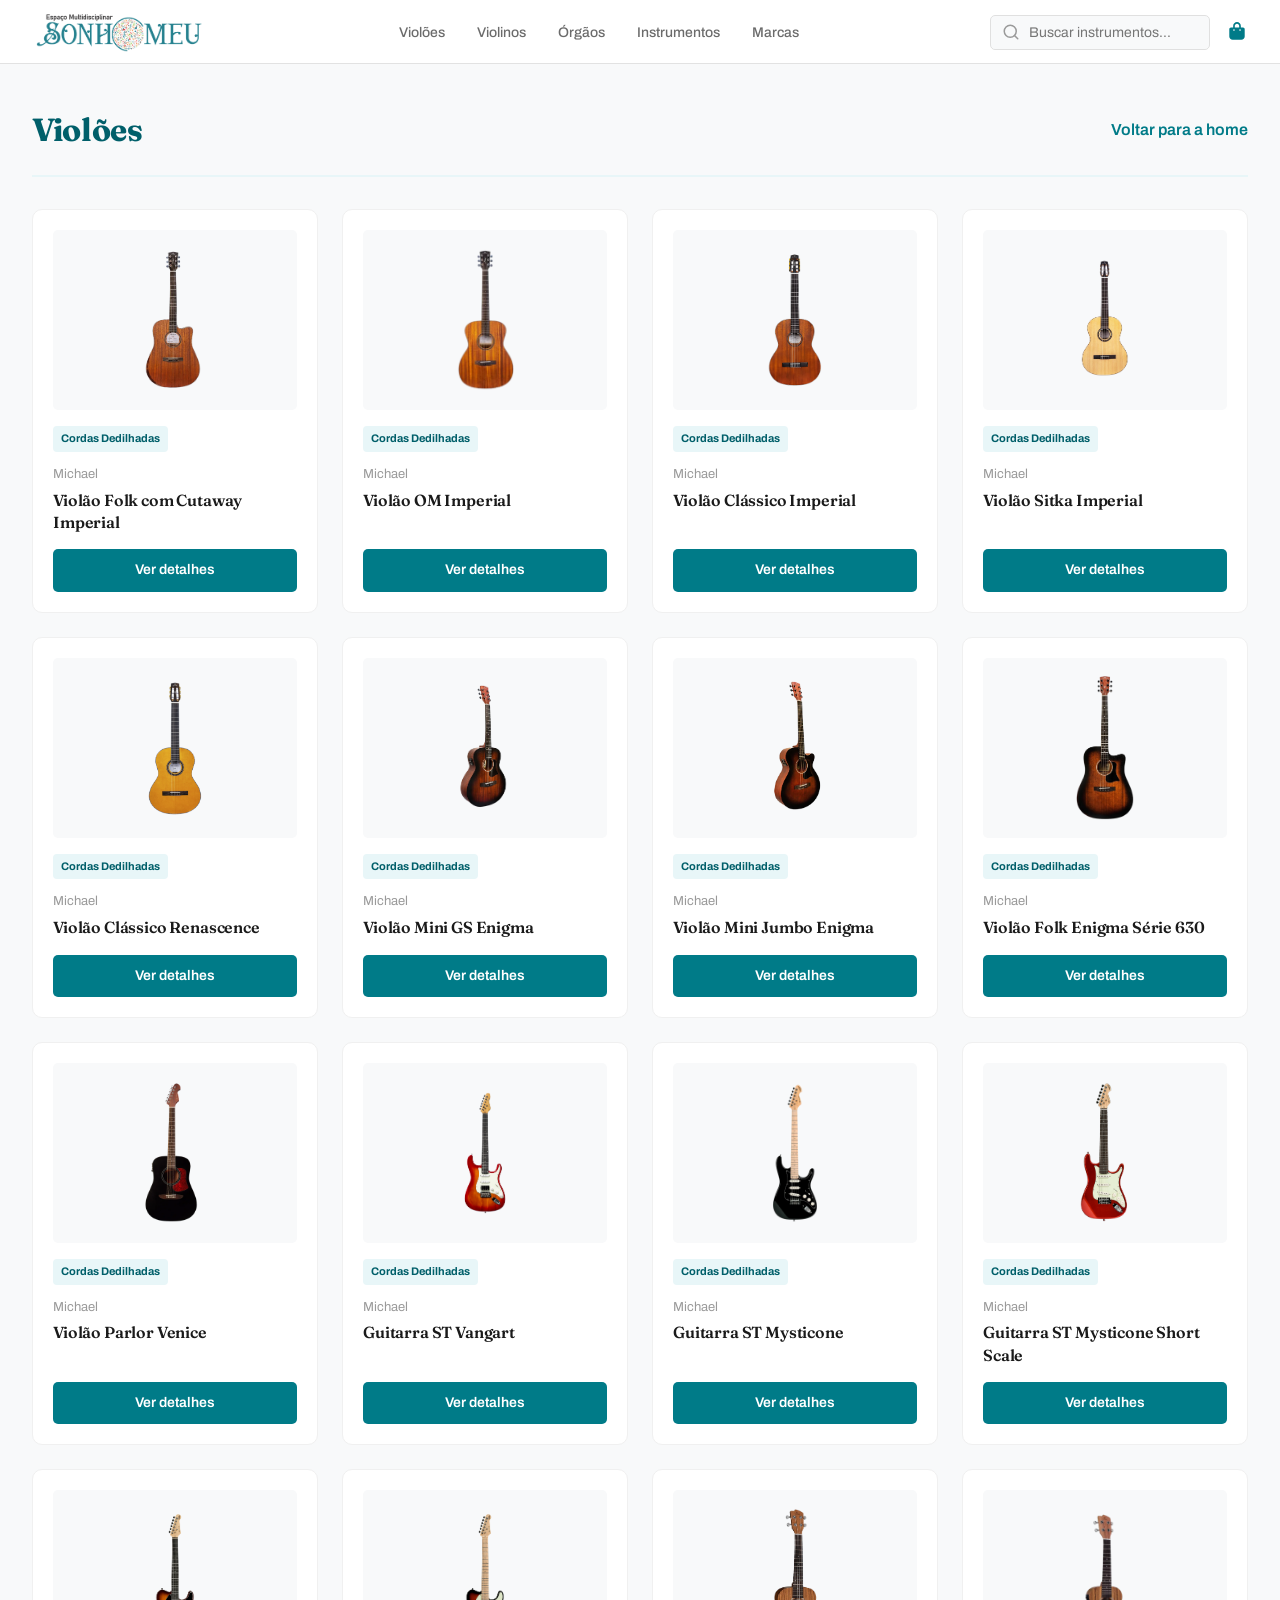
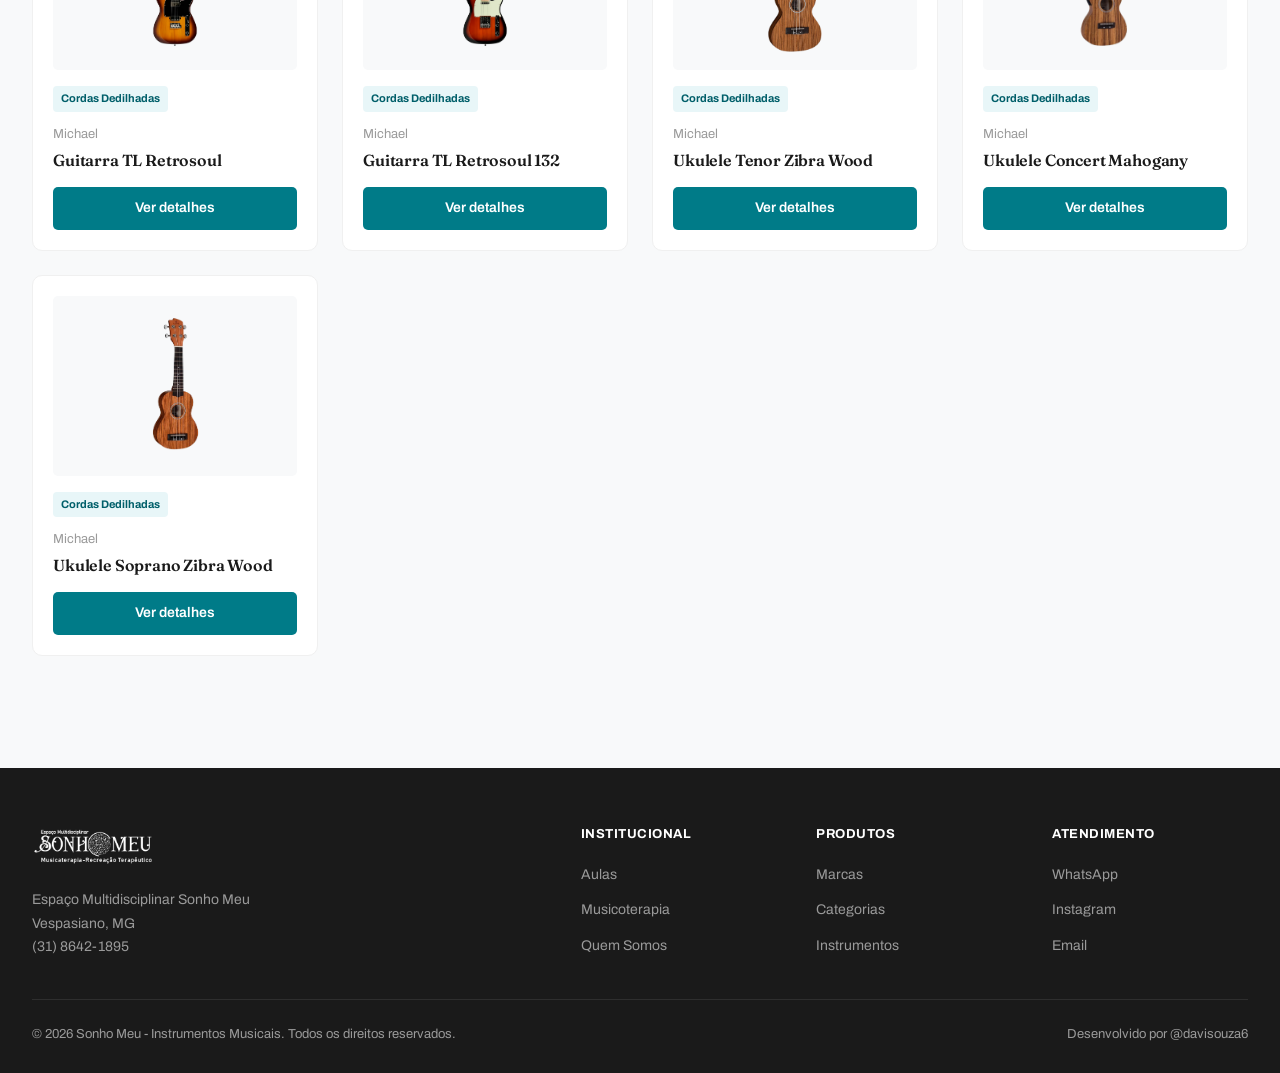
<file: violoes.html>
<!DOCTYPE html>
<html lang="pt-BR">
<head>
    <meta charset="UTF-8">
    <meta name="viewport" content="width=device-width, initial-scale=1.0">
    <title>Violões - Sonho Meu</title>
    <link rel="icon" href="img/logo-simples.png" type="image/png">
    <!-- Fonte -->
    <link rel="preconnect" href="https://fonts.googleapis.com">
    <link rel="preconnect" href="https://fonts.gstatic.com" crossorigin>
    <link href="https://fonts.googleapis.com/css2?family=Archivo:wght@400;500;600;700&family=Fraunces:opsz,wght@9..144,500;9..144,600&display=swap" rel="stylesheet">


      <script src="menu.js" defer></script>
   <script src="cart.js" defer></script>
   <script src="produtos.js" defer></script>
   <script src="search.js" defer></script>
    <!-- CSS Base -->
    <link rel="stylesheet" href="produto.css">
    <link rel="stylesheet" href="style.css">
    <style>
        .pagina-categoria {
            max-width: 1280px;
            margin: 0 auto;
            padding: 40px 32px;
        }

        .header-pagina {
            margin-bottom: 32px;
            border-bottom: 2px solid var(--primary-light);
            padding-bottom: 20px;
            display: flex;
            align-items: center;
            justify-content: space-between;
            flex-wrap: wrap;
            gap: 16px;
        }

        .header-pagina h1 {
            font-size: 32px;
            font-weight: 700;
            color: var(--primary-dark);
        }

        .header-pagina a {
            color: var(--primary);
            font-weight: 600;
            text-decoration: none;
            transition: 0.3s;
        }
        .header-pagina a:hover {
            color: var(--primary-dark);
        }

        .grid-categoria {
            display: grid;
            grid-template-columns: repeat(auto-fill, minmax(250px, 1fr));
            gap: 24px;
        }

        .card-categoria {
            background: var(--white);
            border-radius: var(--radius);
            padding: 20px;
            transition: var(--transition);
            border: 1px solid #f0f0f0;
            display: flex;
            flex-direction: column;
        }

        .card-categoria:hover {
            border-color: var(--primary-light);
        }

        .imagem-card {
            width: 100%;
            height: 180px;
            background: var(--bg-light);
            border-radius: var(--radius-sm);
            display: flex;
            align-items: center;
            justify-content: center;
            margin-bottom: 16px;
            overflow: hidden;
        }

        .imagem-card img {
            max-width: 80%;
            max-height: 80%;
            object-fit: contain;
        }

        .marca-tag {
            display: inline-block;
            background: var(--primary-light);
            color: var(--primary-dark);
            font-size: 11px;
            font-weight: 700;
            
            padding: 4px 8px;
            border-radius: 4px;
            margin-bottom: 12px;
            align-self: flex-start;
        }

        .marca-nome {
            font-size: 13px;
            color: var(--text-light);
            margin-bottom: 4px;
        }

        .nome-produto {
            font-size: 16px;
            font-weight: 600;
            color: var(--text-dark);
            margin-bottom: 16px;
            line-height: 1.4;
        }

        .btn-ver {
            display: inline-flex;
            align-items: center;
            justify-content: center;
            margin-top: auto;
            padding: 10px 16px;
            background: var(--primary);
            color: white;
            font-size: 14px;
            font-weight: 600;
            border-radius: var(--radius-sm);
            text-decoration: none;
            transition: var(--transition);
        }

        .btn-ver:hover {
            background: var(--primary-dark);
        }

        @media (max-width: 768px) {
            .pagina-categoria {
                padding: 20px 16px;
            }
            .header-pagina h1 {
                font-size: 24px;
            }
        }
    </style>
</head>
<body>

    <!--! HEADER -->
    <header>
        <div class="header-container">
            <div class="logo">
                <a href="index.html"><img src="img/logo-colorida.jpg" alt="Sonho Meu"></a>
            </div>
            <nav class="nav-menu" id="navMenu">
                <ul>
                    <li><a href="violoes.html" class="nav-link">Violões</a></li>
                    <li><a href="violinos.html" class="nav-link">Violinos</a></li>
                    <li><a href="orgaos.html" class="nav-link">Órgãos</a></li>
                    <li><a href="todos-produtos.html" class="nav-link">Instrumentos</a></li>
                    <li><a href="index.html#marcas-section" class="nav-link">Marcas</a></li>
                </ul>
            </nav>
            <div class="header-actions">
                <div class="search-box" id="searchBox">
    <svg class="search-icon" width="18" height="18" viewBox="0 0 24 24" fill="none" stroke="currentColor" stroke-width="2" stroke-linecap="round" stroke-linejoin="round">
      <circle cx="11" cy="11" r="8"></circle>
      <line x1="21" y1="21" x2="16.65" y2="16.65"></line>
    </svg>
    <input type="text" id="searchInput" class="search-input"               placeholder="Buscar instrumentos..." autocomplete="off">
    <div class="search-results" id="searchResults"></div>
  </div>
                <a href="carrinho.html" class="cart-icon">
                    <svg xmlns="http://www.w3.org/2000/svg" viewBox="0 0 640 640">
                        <path fill="currentColor" d="M256 144C256 108.7 284.7 80 320 80C355.3 80 384 108.7 384 144L384 192L256 192L256 144zM208 192L144 192C117.5 192 96 213.5 96 240L96 448C96 501 139 544 192 544L448 544C501 544 544 501 544 448L544 240C544 213.5 522.5 192 496 192L432 192L432 144C432 82.1 381.9 32 320 32C258.1 32 208 82.1 208 144L208 192zM232 240C245.3 240 256 250.7 256 264C256 277.3 245.3 288 232 288C218.7 288 208 277.3 208 264C208 250.7 218.7 240 232 240zM384 264C384 250.7 394.7 240 408 240C421.3 240 432 250.7 432 264C432 277.3 421.3 288 408 288C394.7 288 384 277.3 384 264z"/>
                    </svg>
                    <span class="cart-badge">0</span>
                </a>
                <button class="menu-toggle" id="menuToggle" aria-label="Abrir menu" aria-controls="navMenu" aria-expanded="false">
                  <span></span>
                  <span></span>
                  <span></span>
                </button>
            </div>

            <div class="nav-overlay" id="navOverlay"></div>
        </div>
    </header>

    <!--! CONTEÚDO PRINCIPAL -->
    <main>
        <section class="pagina-categoria">
            <div class="header-pagina">
                <h1>Violões</h1>
                <a href="index.html">Voltar para a home</a>
            </div>

            <div class="grid-categoria">

                <!-- MICHAEL - CORDAS DEDILHADAS                                   -->

                <div class="card-categoria">
                    <div class="imagem-card"><img src="img/vmi230.png" alt="Violão Michael"></div>
                    <span class="marca-tag">Cordas Dedilhadas</span>
                    <p class="marca-nome">Michael</p>
                    <h3 class="nome-produto">Violão Folk com Cutaway Imperial</h3>
                    <a href="produto.html?sku=vmi230" class="btn-ver">Ver detalhes</a>
                </div>

                <div class="card-categoria">
                    <div class="imagem-card"><img src="img/vmi240.png" alt="Violão Michael"></div>
                    <span class="marca-tag">Cordas Dedilhadas</span>
                    <p class="marca-nome">Michael</p>
                    <h3 class="nome-produto">Violão OM Imperial</h3>
                    <a href="produto.html?sku=vmi240" class="btn-ver">Ver detalhes</a>
                </div>

                <div class="card-categoria">
                    <div class="imagem-card"><img src="img/vmi280.png" alt="Violão Michael"></div>
                    <span class="marca-tag">Cordas Dedilhadas</span>
                    <p class="marca-nome">Michael</p>
                    <h3 class="nome-produto">Violão Clássico Imperial</h3>
                    <a href="produto.html?sku=vmi280" class="btn-ver">Ver detalhes</a>
                </div>

                <div class="card-categoria">
                    <div class="imagem-card"><img src="img/vmi380.png" alt="Violão Michael"></div>
                    <span class="marca-tag">Cordas Dedilhadas</span>
                    <p class="marca-nome">Michael</p>
                    <h3 class="nome-produto">Violão Sitka Imperial</h3>
                    <a href="produto.html?sku=vmi380" class="btn-ver">Ver detalhes</a>
                </div>

                <div class="card-categoria">
                    <div class="imagem-card"><img src="img/vmr250.png" alt="Violão Michael"></div>
                    <span class="marca-tag">Cordas Dedilhadas</span>
                    <p class="marca-nome">Michael</p>
                    <h3 class="nome-produto">Violão Clássico Renascence</h3>
                    <a href="produto.html?sku=vmr250" class="btn-ver">Ver detalhes</a>
                </div>

                <div class="card-categoria">
                    <div class="imagem-card"><img src="img/vme610.png" alt="Violão Michael"></div>
                    <span class="marca-tag">Cordas Dedilhadas</span>
                    <p class="marca-nome">Michael</p>
                    <h3 class="nome-produto">Violão Mini GS Enigma</h3>
                    <a href="produto.html?sku=vme610" class="btn-ver">Ver detalhes</a>
                </div>

                <div class="card-categoria">
                    <div class="imagem-card"><img src="img/vme620.png" alt="Violão Michael"></div>
                    <span class="marca-tag">Cordas Dedilhadas</span>
                    <p class="marca-nome">Michael</p>
                    <h3 class="nome-produto">Violão Mini Jumbo Enigma</h3>
                    <a href="produto.html?sku=vme620" class="btn-ver">Ver detalhes</a>
                </div>

                <div class="card-categoria">
                    <div class="imagem-card"><img src="img/vme630.png" alt="Violão Michael"></div>
                    <span class="marca-tag">Cordas Dedilhadas</span>
                    <p class="marca-nome">Michael</p>
                    <h3 class="nome-produto">Violão Folk Enigma Série 630</h3>
                    <a href="produto.html?sku=vme630" class="btn-ver">Ver detalhes</a>
                </div>

                <div class="card-categoria">
                    <div class="imagem-card"><img src="img/vmv570.png" alt="Violão Michael"></div>
                    <span class="marca-tag">Cordas Dedilhadas</span>
                    <p class="marca-nome">Michael</p>
                    <h3 class="nome-produto">Violão Parlor Venice</h3>
                    <a href="produto.html?sku=vmv570" class="btn-ver">Ver detalhes</a>
                </div>

                <div class="card-categoria">
                    <div class="imagem-card"><img src="img/gmv200.png" alt="Guitarra Michael"></div>
                    <span class="marca-tag">Cordas Dedilhadas</span>
                    <p class="marca-nome">Michael</p>
                    <h3 class="nome-produto">Guitarra ST Vangart</h3>
                    <a href="produto.html?sku=gmv200" class="btn-ver">Ver detalhes</a>
                </div>

                <div class="card-categoria">
                    <div class="imagem-card"><img src="img/gms130.png" alt="Guitarra Michael"></div>
                    <span class="marca-tag">Cordas Dedilhadas</span>
                    <p class="marca-nome">Michael</p>
                    <h3 class="nome-produto">Guitarra ST Mysticone</h3>
                    <a href="produto.html?sku=gms130" class="btn-ver">Ver detalhes</a>
                </div>

                <div class="card-categoria">
                    <div class="imagem-card"><img src="img/gms100.png" alt="Guitarra Michael"></div>
                    <span class="marca-tag">Cordas Dedilhadas</span>
                    <p class="marca-nome">Michael</p>
                    <h3 class="nome-produto">Guitarra ST Mysticone Short Scale</h3>
                    <a href="produto.html?sku=gms100" class="btn-ver">Ver detalhes</a>
                </div>

                <div class="card-categoria">
                    <div class="imagem-card"><img src="img/gmt142.png" alt="Guitarra Michael"></div>
                    <span class="marca-tag">Cordas Dedilhadas</span>
                    <p class="marca-nome">Michael</p>
                    <h3 class="nome-produto">Guitarra TL Retrosoul</h3>
                    <a href="produto.html?sku=gmt142" class="btn-ver">Ver detalhes</a>
                </div>

                <div class="card-categoria">
                    <div class="imagem-card"><img src="img/gmt132.png" alt="Guitarra Michael"></div>
                    <span class="marca-tag">Cordas Dedilhadas</span>
                    <p class="marca-nome">Michael</p>
                    <h3 class="nome-produto">Guitarra TL Retrosoul 132</h3>
                    <a href="produto.html?sku=gmt132" class="btn-ver">Ver detalhes</a>
                </div>

                <div class="card-categoria">
                    <div class="imagem-card"><img src="img/mk27.png" alt="Ukulele Michael"></div>
                    <span class="marca-tag">Cordas Dedilhadas</span>
                    <p class="marca-nome">Michael</p>
                    <h3 class="nome-produto">Ukulele Tenor Zibra Wood</h3>
                    <a href="produto.html?sku=mk27" class="btn-ver">Ver detalhes</a>
                </div>

                <div class="card-categoria">
                    <div class="imagem-card"><img src="img/mk23.png" alt="Ukulele Michael"></div>
                    <span class="marca-tag">Cordas Dedilhadas</span>
                    <p class="marca-nome">Michael</p>
                    <h3 class="nome-produto">Ukulele Concert Mahogany</h3>
                    <a href="produto.html?sku=mk23" class="btn-ver">Ver detalhes</a>
                </div>

                <div class="card-categoria">
                    <div class="imagem-card"><img src="img/mk21.png" alt="Ukulele Michael"></div>
                    <span class="marca-tag">Cordas Dedilhadas</span>
                    <p class="marca-nome">Michael</p>
                    <h3 class="nome-produto">Ukulele Soprano Zibra Wood</h3>
                    <a href="produto.html?sku=mk21" class="btn-ver">Ver detalhes</a>
                </div>

            </div>
        </section>
    </main>

    <!--! FOOTER -->
<footer class="footer">
      <div class="footer-container">
        <div class="footer-top">
          <div class="footer-brand">
            <img src="img/logo-branca.png" alt="Sonho Meu" />
            <!-- TODO Davi: confirmar com a Fabiana o endereço completo e o horário
                 de atendimento e trocar as duas linhas abaixo. -->
            <p class="footer-endereco">
              Espaço Multidisciplinar Sonho Meu<br />
              Vespasiano, MG<br />
              (31) 8642-1895
            </p>
          </div>

          <div class="footer-links">
            <div class="footer-col">
              <h4>Institucional</h4>
              <ul>
                <li><a href="sobre.html#aulas">Aulas</a></li>
                <li><a href="sobre.html#musicoterapia">Musicoterapia</a></li>
                <li><a href="sobre.html">Quem Somos</a></li>
              </ul>
            </div>
            <div class="footer-col">
              <h4>Produtos</h4>
              <ul>
                <li><a href="index.html#marcas-section">Marcas</a></li>
                <li><a href="index.html#promo-grid">Categorias</a></li>
                <li><a href="todos-produtos.html">Instrumentos</a></li>
              </ul>
            </div>
            <div class="footer-col">
              <h4>Atendimento</h4>
              <ul>
                <li><a href="https://wa.me/553186421895">WhatsApp</a></li>
                <li><a href="https://www.instagram.com/sonhomeu_musica/">Instagram</a></li>
                <li><a href="mailto:fabianacamargos6@gmail.com">Email</a></li>
              </ul>
            </div>
          </div>
        </div>

        <hr class="footer-divider" />

        <div class="footer-bottom">
          <span class="rights"
            >© 2026 Sonho Meu - Instrumentos Musicais. Todos os direitos
            reservados.</span
          >
          <span class="dev"
            >Desenvolvido por
            <a href="https://github.com/davisouza6">@davisouza6</a></span
          >
        </div>
      </div>
    </footer>
</body>
</html>
</file>
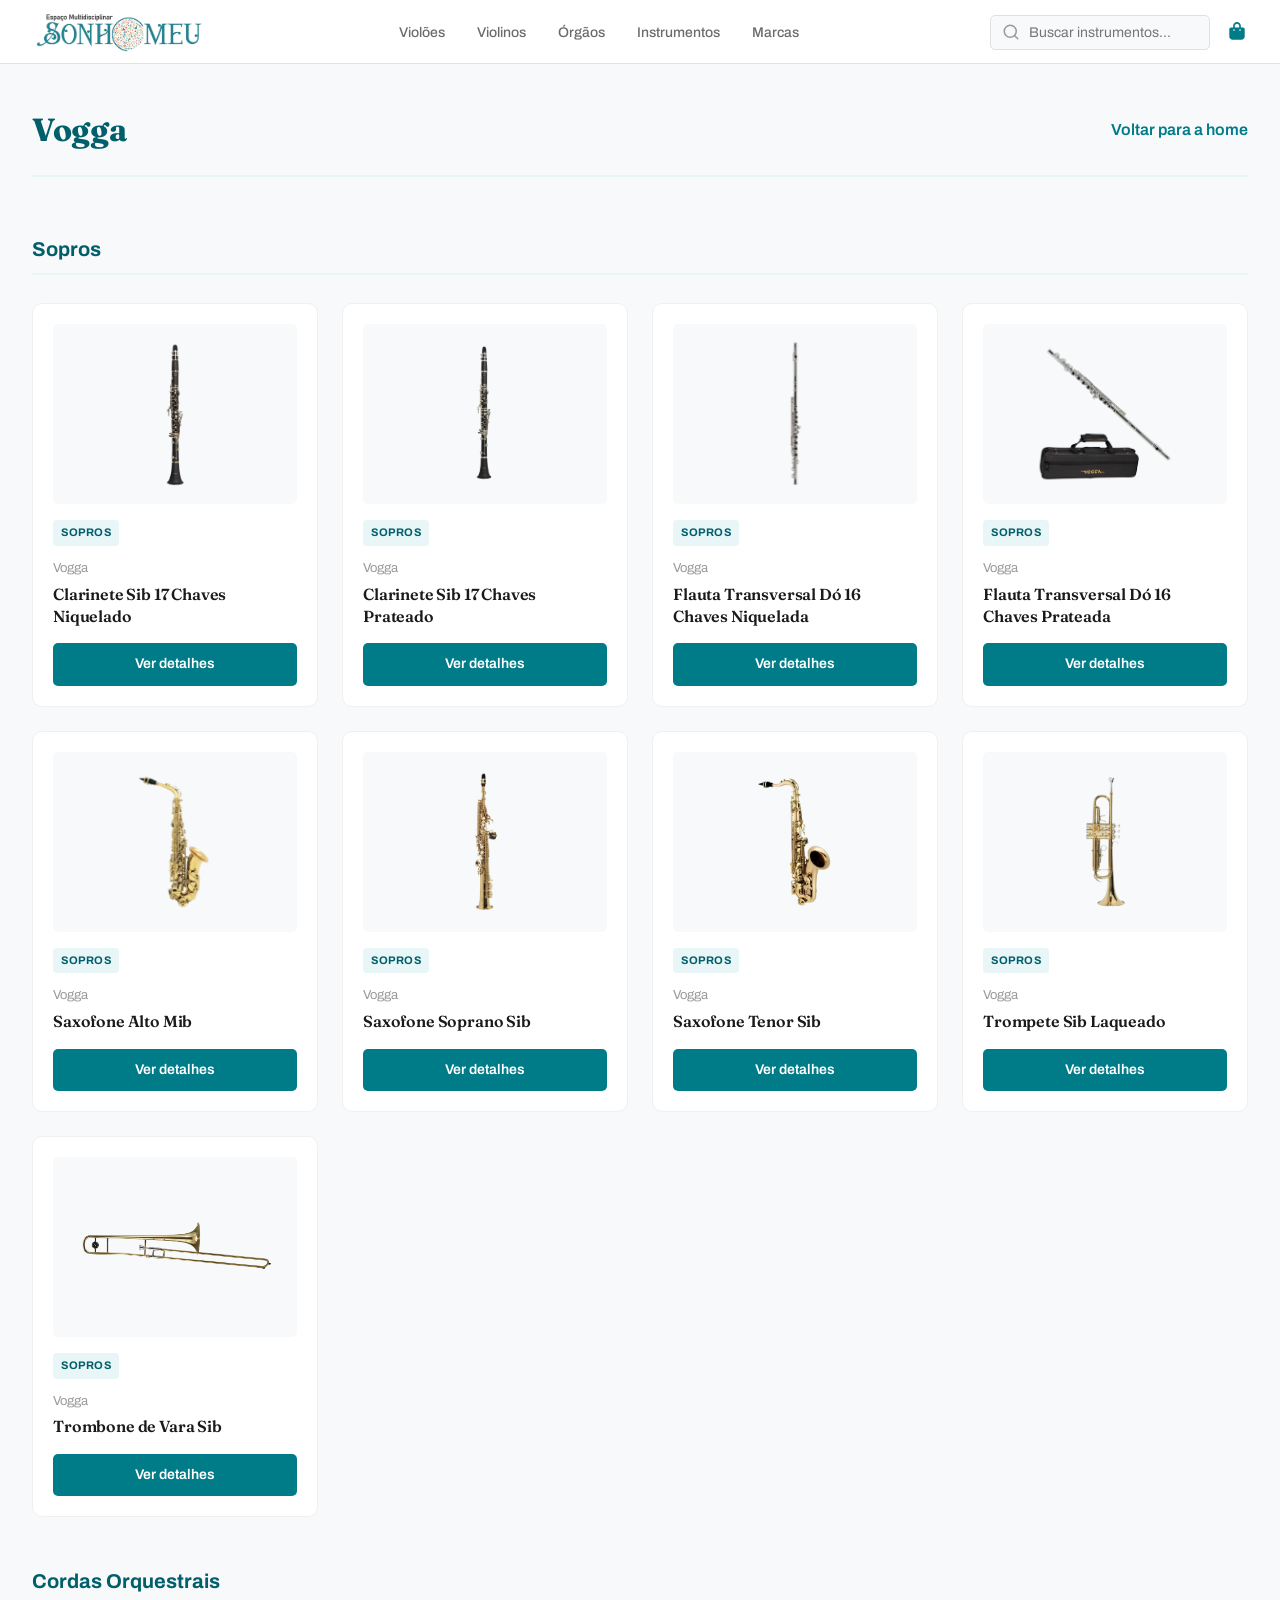
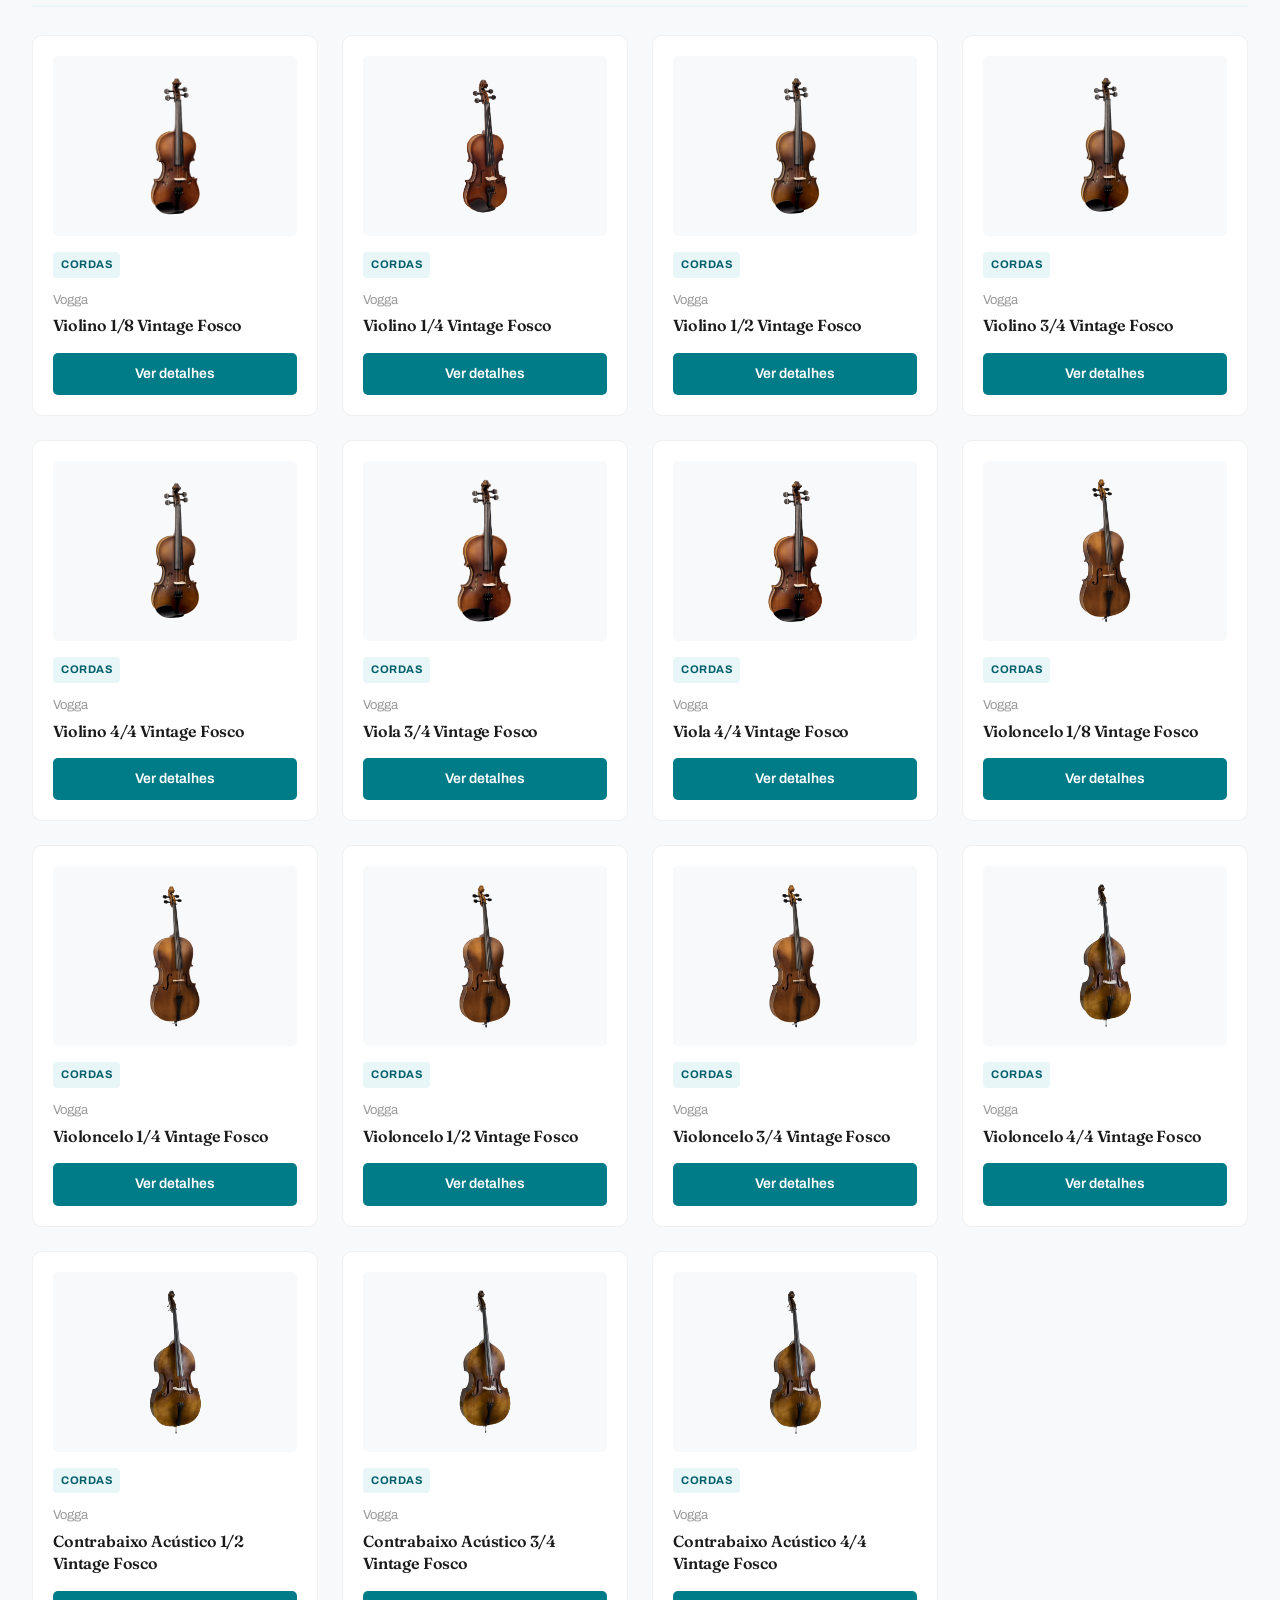
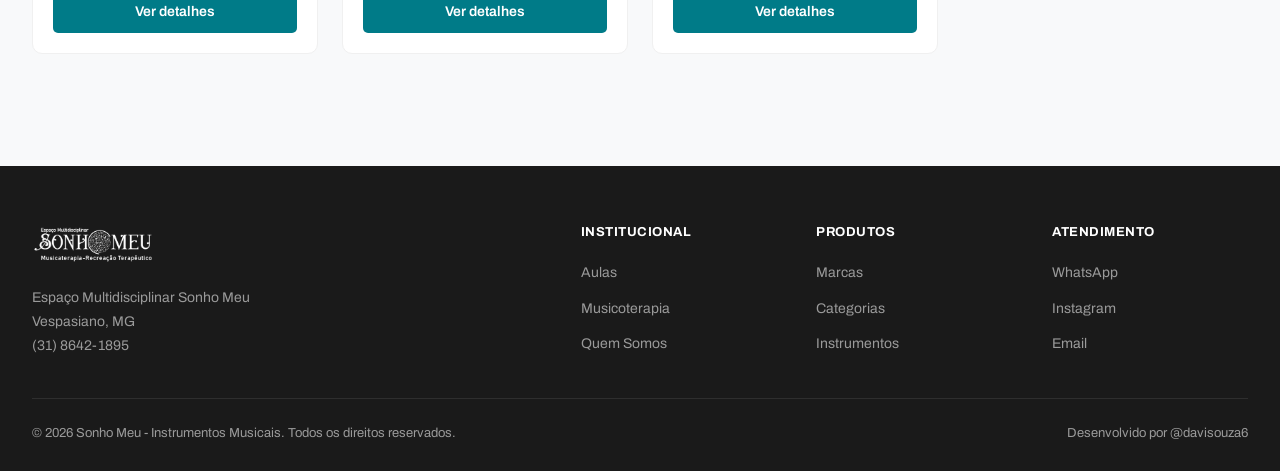
<file: vogga.html>
<!DOCTYPE html>
<html lang="pt-BR">
<head>
    <meta charset="UTF-8">
    <meta name="viewport" content="width=device-width, initial-scale=1.0">
    <title>Vogga - Sonho Meu</title>
    <link rel="icon" href="img/logo-simples.png" type="image/png">
    <!-- Fonte -->
    <link rel="preconnect" href="https://fonts.googleapis.com">
    <link rel="preconnect" href="https://fonts.gstatic.com" crossorigin>
    <link href="https://fonts.googleapis.com/css2?family=Archivo:wght@400;500;600;700&family=Fraunces:opsz,wght@9..144,500;9..144,600&display=swap" rel="stylesheet">


      <script src="menu.js" defer></script>
   <script src="cart.js" defer></script>
   <script src="produtos.js" defer></script>
   <script src="search.js" defer></script>
    <!-- CSS Base -->
    <link rel="stylesheet" href="produto.css">
    <link rel="stylesheet" href="style.css">
    <style>
        .pagina-marca {
            max-width: 1280px;
            margin: 0 auto;
            padding: 40px 32px;
        }

        .header-marca {
            margin-bottom: 32px;
            border-bottom: 2px solid var(--primary-light);
            padding-bottom: 20px;
            display: flex;
            align-items: center;
            justify-content: space-between;
            flex-wrap: wrap;
            gap: 16px;
        }

        .header-marca h1 {
            font-size: 32px;
            font-weight: 700;
            color: var(--primary-dark);
            display: flex;
            align-items: center;
            gap: 12px;
        }

        .header-marca a {
            color: var(--primary);
            font-weight: 600;
            text-decoration: none;
            transition: 0.3s;
        }
        .header-marca a:hover {
            color: var(--primary-dark);
        }

        .grid-marca {
            display: grid;
            grid-template-columns: repeat(auto-fill, minmax(250px, 1fr));
            gap: 24px;
        }

        .card-marca {
            background: var(--white);
            border-radius: var(--radius);
            padding: 20px;
            transition: var(--transition);
            border: 1px solid #f0f0f0;
            display: flex;
            flex-direction: column;
        }

        .card-marca:hover { 
            border-color: var(--primary-light);
        }

        .imagem-card {
            width: 100%;
            height: 180px;
            background: var(--bg-light);
            border-radius: var(--radius-sm);
            display: flex;
            align-items: center;
            justify-content: center;
            margin-bottom: 16px;
            overflow: hidden;
        }

        .imagem-card img {
            max-width: 80%;
            max-height: 80%;
            object-fit: contain;
        }

        .categoria-tag {
            display: inline-block;
            background: var(--primary-light);
            color: var(--primary-dark);
            font-size: 11px;
            font-weight: 700;
            text-transform: uppercase;
            letter-spacing: 0.5px;
            padding: 4px 8px;
            border-radius: 4px;
            margin-bottom: 12px;
            align-self: flex-start;
        }

        .marca-nome {
            font-size: 13px;
            color: var(--text-light);
            margin-bottom: 4px;
        }

        .nome-produto {
            font-size: 16px;
            font-weight: 600;
            color: var(--text-dark);
            margin-bottom: 16px;
            line-height: 1.4;
        }

        .btn-ver {
            display: inline-flex;
            align-items: center;
            justify-content: center;
            margin-top: auto;
            padding: 10px 16px;
            background: var(--primary);
            color: white;
            font-size: 14px;
            font-weight: 600;
            border-radius: var(--radius-sm);
            text-decoration: none;
            transition: var(--transition);
        }

        .btn-ver:hover {
            background: var(--primary-dark);
        }

        .secao-titulo {
            grid-column: 1 / -1;
            font-size: 20px;
            font-weight: 700;
            color: var(--primary-dark);
            padding: 16px 0 8px;
            border-bottom: 2px solid var(--primary-light);
            margin-bottom: 4px;
            margin-top: 8px;
        }
    </style>
</head>
<body>

    <!--! HEADER -->
    <header>
        <div class="header-container">
            <div class="logo">
                <a href="index.html"><img src="img/logo-colorida.jpg" alt="Sonho Meu"></a>
            </div>
            <nav class="nav-menu" id="navMenu">
                <ul>
                    <li><a href="violoes.html" class="nav-link">Violões</a></li>
                    <li><a href="violinos.html" class="nav-link">Violinos</a></li>
                    <li><a href="orgaos.html" class="nav-link">Órgãos</a></li>
                    <li><a href="todos-produtos.html" class="nav-link">Instrumentos</a></li>
                    <li><a href="index.html#marcas-section" class="nav-link">Marcas</a></li>
                </ul>
            </nav>
            <div class="header-actions">
                <div class="search-box" id="searchBox">
    <svg class="search-icon" width="18" height="18" viewBox="0 0 24 24" fill="none" stroke="currentColor" stroke-width="2" stroke-linecap="round" stroke-linejoin="round">
      <circle cx="11" cy="11" r="8"></circle>
      <line x1="21" y1="21" x2="16.65" y2="16.65"></line>
    </svg>
    <input type="text" id="searchInput" class="search-input"               placeholder="Buscar instrumentos..." autocomplete="off">
    <div class="search-results" id="searchResults"></div>
  </div>
                <a href="carrinho.html" class="cart-icon">
                    <svg xmlns="http://www.w3.org/2000/svg" viewBox="0 0 640 640">
                        <path fill="currentColor" d="M256 144C256 108.7 284.7 80 320 80C355.3 80 384 108.7 384 144L384 192L256 192L256 144zM208 192L144 192C117.5 192 96 213.5 96 240L96 448C96 501 139 544 192 544L448 544C501 544 544 501 544 448L544 240C544 213.5 522.5 192 496 192L432 192L432 144C432 82.1 381.9 32 320 32C258.1 32 208 82.1 208 144L208 192zM232 240C245.3 240 256 250.7 256 264C256 277.3 245.3 288 232 288C218.7 288 208 277.3 208 264C208 250.7 218.7 240 232 240zM384 264C384 250.7 394.7 240 408 240C421.3 240 432 250.7 432 264C432 277.3 421.3 288 408 288C394.7 288 384 277.3 384 264z"/>
                    </svg>
                    <span class="cart-badge">0</span>
                </a>
                <button class="menu-toggle" id="menuToggle" aria-label="Abrir menu" aria-controls="navMenu" aria-expanded="false">
                  <span></span>
                  <span></span>
                  <span></span>
                </button>
            </div>

            <div class="nav-overlay" id="navOverlay"></div>
        </div>
    </header>

    <!--! CONTEÚDO PRINCIPAL -->
    <main>
        <section class="pagina-marca">
            <div class="header-marca">
                <h1>Vogga</h1>
                <a href="index.html">Voltar para a home</a>
            </div>

            <div class="grid-marca">

                <!-- VOGGA - SOPROS                                               -->
                <div class="secao-titulo">Sopros</div>

                <div class="card-marca">
                    <div class="imagem-card"><img src="img/vscl701n.png" alt="Clarinete Vogga"></div>
                    <span class="categoria-tag">Sopros</span>
                    <p class="marca-nome">Vogga</p>
                    <h3 class="nome-produto">Clarinete Sib 17 Chaves Niquelado</h3>
                    <a href="produto.html?sku=vscl701n" class="btn-ver">Ver detalhes</a>
                </div>

                <div class="card-marca">
                    <div class="imagem-card"><img src="img/vscl702n.png" alt="Clarinete Vogga"></div>
                    <span class="categoria-tag">Sopros</span>
                    <p class="marca-nome">Vogga</p>
                    <h3 class="nome-produto">Clarinete Sib 17 Chaves Prateado</h3>
                    <a href="produto.html?sku=vscl702n" class="btn-ver">Ver detalhes</a>
                </div>

                <div class="card-marca">
                    <div class="imagem-card"><img src="img/vsfl701n.png" alt="Flauta Vogga"></div>
                    <span class="categoria-tag">Sopros</span>
                    <p class="marca-nome">Vogga</p>
                    <h3 class="nome-produto">Flauta Transversal Dó 16 Chaves Niquelada</h3>
                    <a href="produto.html?sku=vsfl701n" class="btn-ver">Ver detalhes</a>
                </div>

                <div class="card-marca">
                    <div class="imagem-card"><img src="img/vsfl702n.png" alt="Flauta Vogga"></div>
                    <span class="categoria-tag">Sopros</span>
                    <p class="marca-nome">Vogga</p>
                    <h3 class="nome-produto">Flauta Transversal Dó 16 Chaves Prateada</h3>
                    <a href="produto.html?sku=vsfl702n" class="btn-ver">Ver detalhes</a>
                </div>

                <div class="card-marca">
                    <div class="imagem-card"><img src="img/vsas701n.png" alt="Saxofone Vogga"></div>
                    <span class="categoria-tag">Sopros</span>
                    <p class="marca-nome">Vogga</p>
                    <h3 class="nome-produto">Saxofone Alto Mib</h3>
                    <a href="produto.html?sku=vsas701n" class="btn-ver">Ver detalhes</a>
                </div>

                <div class="card-marca">
                    <div class="imagem-card"><img src="img/vssp701n.png" alt="Saxofone Vogga"></div>
                    <span class="categoria-tag">Sopros</span>
                    <p class="marca-nome">Vogga</p>
                    <h3 class="nome-produto">Saxofone Soprano Sib</h3>
                    <a href="produto.html?sku=vssp701n" class="btn-ver">Ver detalhes</a>
                </div>

                <div class="card-marca">
                    <div class="imagem-card"><img src="img/vsts701n.png" alt="Saxofone Vogga"></div>
                    <span class="categoria-tag">Sopros</span>
                    <p class="marca-nome">Vogga</p>
                    <h3 class="nome-produto">Saxofone Tenor Sib</h3>
                    <a href="produto.html?sku=vsts701n" class="btn-ver">Ver detalhes</a>
                </div>

                <div class="card-marca">
                    <div class="imagem-card"><img src="img/vstr701n.png" alt="Trompete Vogga"></div>
                    <span class="categoria-tag">Sopros</span>
                    <p class="marca-nome">Vogga</p>
                    <h3 class="nome-produto">Trompete Sib Laqueado</h3>
                    <a href="produto.html?sku=vstr701n" class="btn-ver">Ver detalhes</a>
                </div>

                <div class="card-marca">
                    <div class="imagem-card"><img src="img/vstb701n.png" alt="Trombone Vogga"></div>
                    <span class="categoria-tag">Sopros</span>
                    <p class="marca-nome">Vogga</p>
                    <h3 class="nome-produto">Trombone de Vara Sib</h3>
                    <a href="produto.html?sku=vstb701n" class="btn-ver">Ver detalhes</a>
                </div>

                <!-- VOGGA - CORDAS ORQUESTRAIS                                   -->
                <div class="secao-titulo">Cordas Orquestrais</div>

                <div class="card-marca">
                    <div class="imagem-card"><img src="img/von118n.png" alt="Violino Vogga"></div>
                    <span class="categoria-tag">Cordas</span>
                    <p class="marca-nome">Vogga</p>
                    <h3 class="nome-produto">Violino 1/8 Vintage Fosco</h3>
                    <a href="produto.html?sku=von118n" class="btn-ver">Ver detalhes</a>
                </div>

                <div class="card-marca">
                    <div class="imagem-card"><img src="img/von114n.png" alt="Violino Vogga"></div>
                    <span class="categoria-tag">Cordas</span>
                    <p class="marca-nome">Vogga</p>
                    <h3 class="nome-produto">Violino 1/4 Vintage Fosco</h3>
                    <a href="produto.html?sku=von114n" class="btn-ver">Ver detalhes</a>
                </div>

                <div class="card-marca">
                    <div class="imagem-card"><img src="img/von112n.png" alt="Violino Vogga"></div>
                    <span class="categoria-tag">Cordas</span>
                    <p class="marca-nome">Vogga</p>
                    <h3 class="nome-produto">Violino 1/2 Vintage Fosco</h3>
                    <a href="produto.html?sku=von112n" class="btn-ver">Ver detalhes</a>
                </div>

                <div class="card-marca">
                    <div class="imagem-card"><img src="img/von134n.png" alt="Violino Vogga"></div>
                    <span class="categoria-tag">Cordas</span>
                    <p class="marca-nome">Vogga</p>
                    <h3 class="nome-produto">Violino 3/4 Vintage Fosco</h3>
                    <a href="produto.html?sku=von134n" class="btn-ver">Ver detalhes</a>
                </div>

                <div class="card-marca">
                    <div class="imagem-card"><img src="img/von144n.png" alt="Violino Vogga"></div>
                    <span class="categoria-tag">Cordas</span>
                    <p class="marca-nome">Vogga</p>
                    <h3 class="nome-produto">Violino 4/4 Vintage Fosco</h3>
                    <a href="produto.html?sku=von144n" class="btn-ver">Ver detalhes</a>
                </div>

                <div class="card-marca">
                    <div class="imagem-card"><img src="img/vol134n.png" alt="Viola Vogga"></div>
                    <span class="categoria-tag">Cordas</span>
                    <p class="marca-nome">Vogga</p>
                    <h3 class="nome-produto">Viola 3/4 Vintage Fosco</h3>
                    <a href="produto.html?sku=vol134n" class="btn-ver">Ver detalhes</a>
                </div>

                <div class="card-marca">
                    <div class="imagem-card"><img src="img/vol144n.png" alt="Viola Vogga"></div>
                    <span class="categoria-tag">Cordas</span>
                    <p class="marca-nome">Vogga</p>
                    <h3 class="nome-produto">Viola 4/4 Vintage Fosco</h3>
                    <a href="produto.html?sku=vol144n" class="btn-ver">Ver detalhes</a>
                </div>

                <div class="card-marca">
                    <div class="imagem-card"><img src="img/voc118n.png" alt="Violoncelo Vogga"></div>
                    <span class="categoria-tag">Cordas</span>
                    <p class="marca-nome">Vogga</p>
                    <h3 class="nome-produto">Violoncelo 1/8 Vintage Fosco</h3>
                    <a href="produto.html?sku=voc118n" class="btn-ver">Ver detalhes</a>
                </div>

                <div class="card-marca">
                    <div class="imagem-card"><img src="img/voc114n.png" alt="Violoncelo Vogga"></div>
                    <span class="categoria-tag">Cordas</span>
                    <p class="marca-nome">Vogga</p>
                    <h3 class="nome-produto">Violoncelo 1/4 Vintage Fosco</h3>
                    <a href="produto.html?sku=voc114n" class="btn-ver">Ver detalhes</a>
                </div>

                <div class="card-marca">
                    <div class="imagem-card"><img src="img/voc112n.png" alt="Violoncelo Vogga"></div>
                    <span class="categoria-tag">Cordas</span>
                    <p class="marca-nome">Vogga</p>
                    <h3 class="nome-produto">Violoncelo 1/2 Vintage Fosco</h3>
                    <a href="produto.html?sku=voc112n" class="btn-ver">Ver detalhes</a>
                </div>

                <div class="card-marca">
                    <div class="imagem-card"><img src="img/voc134n.png" alt="Violoncelo Vogga"></div>
                    <span class="categoria-tag">Cordas</span>
                    <p class="marca-nome">Vogga</p>
                    <h3 class="nome-produto">Violoncelo 3/4 Vintage Fosco</h3>
                    <a href="produto.html?sku=voc134n" class="btn-ver">Ver detalhes</a>
                </div>

                <div class="card-marca">
                    <div class="imagem-card"><img src="img/voc144n.png" alt="Violoncelo Vogga"></div>
                    <span class="categoria-tag">Cordas</span>
                    <p class="marca-nome">Vogga</p>
                    <h3 class="nome-produto">Violoncelo 4/4 Vintage Fosco</h3>
                    <a href="produto.html?sku=voc144n" class="btn-ver">Ver detalhes</a>
                </div>

                <div class="card-marca">
                    <div class="imagem-card"><img src="img/vba112n.png" alt="Contrabaixo Vogga"></div>
                    <span class="categoria-tag">Cordas</span>
                    <p class="marca-nome">Vogga</p>
                    <h3 class="nome-produto">Contrabaixo Acústico 1/2 Vintage Fosco</h3>
                    <a href="produto.html?sku=vba112n" class="btn-ver">Ver detalhes</a>
                </div>

                <div class="card-marca">
                    <div class="imagem-card"><img src="img/vba134n.png" alt="Contrabaixo Vogga"></div>
                    <span class="categoria-tag">Cordas</span>
                    <p class="marca-nome">Vogga</p>
                    <h3 class="nome-produto">Contrabaixo Acústico 3/4 Vintage Fosco</h3>
                    <a href="produto.html?sku=vba134n" class="btn-ver">Ver detalhes</a>
                </div>

                <div class="card-marca">
                    <div class="imagem-card"><img src="img/vba144n.png" alt="Contrabaixo Vogga"></div>
                    <span class="categoria-tag">Cordas</span>
                    <p class="marca-nome">Vogga</p>
                    <h3 class="nome-produto">Contrabaixo Acústico 4/4 Vintage Fosco</h3>
                    <a href="produto.html?sku=vba144n" class="btn-ver">Ver detalhes</a>
                </div>

            </div>
        </section>
    </main>

    <!--! FOOTER -->
<footer class="footer">
      <div class="footer-container">
        <div class="footer-top">
          <div class="footer-brand">
            <img src="img/logo-branca.png" alt="Sonho Meu" />
            <!-- TODO Davi: confirmar com a Fabiana o endereço completo e o horário
                 de atendimento e trocar as duas linhas abaixo. -->
            <p class="footer-endereco">
              Espaço Multidisciplinar Sonho Meu<br />
              Vespasiano, MG<br />
              (31) 8642-1895
            </p>
          </div>

          <div class="footer-links">
            <div class="footer-col">
              <h4>Institucional</h4>
              <ul>
                <li><a href="sobre.html#aulas">Aulas</a></li>
                <li><a href="sobre.html#musicoterapia">Musicoterapia</a></li>
                <li><a href="sobre.html">Quem Somos</a></li>
              </ul>
            </div>
            <div class="footer-col">
              <h4>Produtos</h4>
              <ul>
                <li><a href="index.html#marcas-section">Marcas</a></li>
                <li><a href="index.html#promo-grid">Categorias</a></li>
                <li><a href="todos-produtos.html">Instrumentos</a></li>
              </ul>
            </div>
            <div class="footer-col">
              <h4>Atendimento</h4>
              <ul>
                <li><a href="https://wa.me/553186421895">WhatsApp</a></li>
                <li><a href="https://www.instagram.com/sonhomeu_musica/">Instagram</a></li>
                <li><a href="mailto:fabianacamargos6@gmail.com">Email</a></li>
              </ul>
            </div>
          </div>
        </div>

        <hr class="footer-divider" />

        <div class="footer-bottom">
          <span class="rights"
            >© 2026 Sonho Meu - Instrumentos Musicais. Todos os direitos
            reservados.</span
          >
          <span class="dev"
            >Desenvolvido por
            <a href="https://github.com/davisouza6">@davisouza6</a></span
          >
        </div>
      </div>
    </footer>
</body>
</html>
</file>
<file: produto.css>
* {
  scroll-behavior: smooth;
  margin: 0;
  padding: 0;
  box-sizing: border-box;
}

/* o overflow hidden quebrou meu site ent fiz com o clip msm, é a vida guys*/
html,
body {
  overflow-x: clip;
  width: 100%;
}
:root {
  --primary: #007b88;
  --primary-dark: #005f6a;
  --primary-light: #e8f6f8;
  --secondary: #f18845;
  --secondary-light: #fff0e6;
  --text-dark: #1a1a1a;
  --text-gray: #6b6b6b;
  --text-light: #9a9a9a;
  --white: #ffffff;
  --bg-light: #f8f9fa;
  --radius: 10px;
  --radius-sm: 5px;
  --transition: color 0.18s ease, background-color 0.18s ease,
    border-color 0.18s ease;
}

body {
  font-family: "Archivo", Arial, sans-serif;
  color: var(--text-dark);
  background: var(--bg-light);
  line-height: 1.6;
  -webkit-font-smoothing: antialiased;
}

h1,
h2,
h3 {
  font-family: "Fraunces", Georgia, serif;
  font-weight: 600;
  letter-spacing: -0.01em;
}

a {
  text-decoration: none;
  color: inherit;
}

img {
  max-width: 100%;
  display: block;
}

/* header */
header {
  background: rgba(255, 255, 255, 0.95);
  backdrop-filter: blur(20px);
  -webkit-backdrop-filter: blur(20px);
  border-bottom: 1px solid #e2e2e2;
  height: 64px;
  position: sticky;
  top: 0;
  z-index: 1000;
  transition: var(--transition);
}

.header-container {
  max-width: 1280px;
  margin: 0 auto;
  padding: 0 32px;
  height: 64px;
  position: sticky;
  top: 0;
  z-index: 1000;
  display: flex;
  align-items: center;
  justify-content: space-between;
}

.logo img {
  height: 40px;
  width: auto;
  transition: var(--transition);
}

.nav-menu ul {
  display: flex;
  list-style: none;
  gap: 32px;
  align-items: center;
}

.nav-link {
  font-size: 14px;
  font-weight: 500;
  color: var(--text-gray);
  position: relative;
  padding: 4px 0;
  transition: var(--transition);
}

.nav-link::after {
  content: "";
  position: absolute;
  bottom: -2px;
  left: 0;
  width: 0;
  height: 2px;
  background: var(--primary);
  transition: var(--transition);
}

.nav-link:hover {
  color: var(--primary);
}

.nav-link:hover::after {
  width: 100%;
}

.header-actions {
  display: flex;
  align-items: center;
  gap: 16px;
}

.cart-icon {
  position: relative;
  color: var(--text-gray);
  transition: var(--transition);
  display: flex;
  align-items: center;
}

.cart-icon svg {
  color: var(--primary);
  width: 22px;
  height: 22px;
}

.cart-icon:hover svg {
  color: var(--primary-dark);
}

.cart-badge {
  position: absolute;
  top: -8px;
  right: -8px;
  background: var(--secondary);
  color: white;
  font-size: 10px;
  font-weight: 700;
  width: 18px;
  height: 18px;
  border-radius: 50%;
  display: flex;
  align-items: center;
  justify-content: center;
}

/* main */
main {
  min-height: calc(100vh - 72px);
  padding: 20px 0 64px;
}
#produto-main {
  background-color: #18181813;
  background-image: url(img/fundo.png);
  background-repeat: no-repeat;
  background-attachment: fixed;
  background-position: center;
  background-size: 100%;
  padding-bottom: 13vh;
}
.product-section {
  max-width: 1280px;
  margin: 0 auto;
  padding: 0 32px;
}

/* Breadcrumb */
.breadcrumb {
  display: flex;
  align-items: center;
  gap: 8px;
  font-size: 13px;
  color: var(--text-light);
  margin-bottom: 20px;
  padding: 12px 0;
}

.breadcrumb a {
  color: var(--secondary);
  transition: var(--transition);
}

.breadcrumb a:hover {
  color: var(--primary-dark);
}

.breadcrumb .current {
  color: var(--text-dark);
  font-weight: 550;
}

/* produto */
.product-container {
  display: grid;
  grid-template-columns: 1fr 1fr;
  gap: 48px;
  background: var(--white);
  border-radius: var(--radius);
  padding: 40px;
}

/* Galeria */
.product-gallery {
  display: flex;
  flex-direction: column;
  gap: 16px;
}

.main-image {
  position: relative;
  background: var(--bg-light);
  border-radius: var(--radius);
  overflow: hidden;
  aspect-ratio: 1 / 1;
  display: flex;
  align-items: center;
  justify-content: center;
  padding: 20px;
}

.main-image img {
  max-height: 100%;
  width: auto;
  transition: var(--transition);
}

.badge {
  position: absolute;
  top: 16px;
  left: 16px;
  background: var(--primary);
  color: white;
  font-size: 11px;
  font-weight: 700;
  padding: 5px 10px;
  border-radius: 3px;
}

.thumbnail-list {
  display: grid;
  grid-template-columns: repeat(3, 1fr);
  gap: 12px;
}

.thumbnail {
  background: var(--bg-light);
  border-radius: var(--radius-sm);
  padding: 12px;
  cursor: pointer;
  border: 2px solid transparent;
  transition: var(--transition);
  aspect-ratio: 1 / 1;
  display: flex;
  align-items: center;
  justify-content: center;
}

.thumbnail img {
  max-height: 80%;
  width: auto;
}

.thumbnail:hover {
  transition: 1s;
  border-color: #005f6a;
}

/* Informações */
.product-info {
  display: flex;
  flex-direction: column;
  gap: 24px;
}

.product-header {
  display: flex;
  flex-direction: column;
  gap: 8px;
}

.product-brand {
  font-size: 13px;
  font-weight: 600;
  color: #005f6a;
  text-transform: uppercase;
  letter-spacing: 1px;
}

.product-title {
  font-size: 32px;
  font-weight: 700;
  color: #007b88;
  line-height: 1.2;
}

.product-price {
  background: var(--bg-light);
  padding: 20px 24px;
  border-radius: var(--radius-sm);
  display: flex;
  flex-direction: column;
  gap: 4px;
}

.price-label {
  font-size: 13px;
  color: var(--text-light);
  text-transform: uppercase;
  letter-spacing: 0.5px;
}

.price-value {
  display: flex;
  align-items: baseline;
  gap: 4px;
}

.price-currency {
  font-size: 20px;
  font-weight: 600;
  color: var(--text-dark);
}

.price-amount {
  font-size: 32px;
  font-weight: 700;
  color: var(--text-dark);
}

.product-description {
  color: var(--text-gray);
  font-size: 15px;
  line-height: 1.8;
}

.product-features {
  display: flex;
  flex-direction: column;
  gap: 8px;
  padding: 16px 0;
}

.feature-item {
  display: flex;
  align-items: center;
  gap: 12px;
  font-size: 14px;
  color: var(--text-gray);
}

.feature-icon {
  display: inline-flex;
  align-items: center;
  justify-content: center;
  color: var(--primary);
  flex-shrink: 0;
}

.product-actions {
  display: flex;
  flex-direction: column;
  gap: 12px;
  margin-top: 8px;
}

.btn {
  padding: 16px 32px;
  border-radius: var(--radius-sm);
  font-size: 15px;
  font-weight: 600;
  text-align: center;
  transition: var(--transition);
  cursor: pointer;
  border: none;
  display: flex;
  align-items: center;
  justify-content: center;
  gap: 8px;
}

.btn-primary {
  background: var(--primary);
  color: white;
}

.btn-primary:hover {
  background: var(--primary-dark);
}

.btn-secondary {
  background: var(--secondary);
  color: white;
}

.btn-secondary:hover {
  background: #e07a3a;
}

.btn-whatsapp {
  background: #25d366;
  color: white;
}

.btn-whatsapp:hover {
  background: #1da851;
}

.btn svg {
  flex-shrink: 0;
}

.product-delivery {
  display: flex;
  align-items: center;
  gap: 10px;
  padding: 16px 0;
  color: var(--text-gray);
  font-size: 14px;
  border-top: 1px solid #f0f0f0;
}

.product-delivery svg {
  color: var(--primary);
}
/* produtos relacionados */
.related-products {
  max-width: 1280px;
  margin: 64px auto 0;
  padding: 0 32px;
}

.related-header {
  display: flex;
  justify-content: space-between;
  align-items: center;
  margin-bottom: 32px;
}

.related-header h2 {
  font-size: 26px;
  color: var(--primary);
}

.view-all {
  font-size: 14px;
  font-weight: 600;
  color: var(--primary);
  transition: var(--transition);
  display: flex;
  align-items: center;
  gap: 4px;
}

.view-all:hover {
  color: var(--primary-dark);
}

.related-grid {
  display: grid;
  grid-template-columns: repeat(4, 1fr);
  gap: 24px;
}

.related-card {
  border: solid 0.5px #005f6a1e;
  background: var(--white);
  border-radius: var(--radius);
  overflow: hidden;
  transition: var(--transition);
  position: relative;
}

.related-image {
  position: relative;
  background: var(--bg-light);
  padding: 24px;
  aspect-ratio: 1 / 1;
  display: flex;
  align-items: center;
  justify-content: center;
  overflow: hidden;
}

.related-image img {
  max-height: 80%;
  width: auto;
  transition: var(--transition);
}

.related-badge {
  position: absolute;
  top: 12px;
  left: 12px;
  background: var(--primary);
  color: white;
  font-size: 10px;
  font-weight: 700;
  padding: 4px 10px;
  border-radius: 3px;
}

.related-badge-orange {
  background: var(--secondary);
}

.related-info {
  padding: 20px 20px 24px;
}

.related-info h3 {
  font-size: 16px;
  font-weight: 600;
  color: var(--text-dark);
  margin-bottom: 4px;
}

.related-brand {
  font-size: 13px;
  color: var(--text-light);
  margin-bottom: 8px;
}

.related-price {
  font-size: 18px;
  font-weight: 700;
  color: var(--text-dark);
  margin-bottom: 12px;
}

.related-link {
  font-size: 14px;
  font-weight: 600;
  color: #f18845;
  transition: var(--transition);
  display: inline-flex;
  align-items: center;
  gap: 4px;
}

.related-link:hover {
  color: var(--primary-dark);
  gap: 8px;
}

/* responsivo produtos relacionados */
@media (max-width: 1024px) {
  .related-grid {
    grid-template-columns: repeat(2, 1fr);
  }
}

@media (max-width: 768px) {
  .related-products {
    padding: 0 16px;
    margin-top: 40px;
  }

  .related-header h2 {
    font-size: 22px;
  }

    .related-grid {
    gap: 16px;
  }

  .related-info {
    padding: 16px;
  }

  .related-info h3 {
    font-size: 14px;
  }
}


@media (max-width: 480px) {
  .related-grid {
    grid-template-columns: 1fr 1fr;
    gap: 12px;
  }

  #produto-main {
  background-color: #18181813;
  background-image: url(img/fundo.png);
  background-repeat: repeat;
  background-attachment: fixed;
  background-position: center;
  background-size: 100%;
  padding-bottom: 13vh;
}

  .related-image {
    padding: 16px;
  }

  .related-info {
    padding: 12px;
  }

  .related-price {
    font-size: 15px;
  }

  .related-link {
    font-size: 13px;
  }
}

/* footer */
.footer {
  background: #1a1a1a;
  color: var(--white);
  padding: 56px 0 28px;
  margin-top: 72px;
}

.footer-container {
  max-width: 1280px;
  margin: 0 auto;
  padding: 0 32px;
}

.footer-top {
  display: grid;
  grid-template-columns: 1.5fr 2fr;
  gap: 48px;
  margin-bottom: 40px;
}

.footer-brand img {
  height: 48px;
  width: auto;
  margin-bottom: 16px;
}

.footer-endereco {
  color: #9a9a9a;
  font-size: 14px;
  line-height: 1.7;
}

.footer-brand p {
  color: #9a9a9a;
  font-size: 14px;
  max-width: 300px;
}

.footer-links {
  display: grid;
  grid-template-columns: repeat(3, 1fr);
  gap: 40px;
}

.footer-col h4 {
  font-size: 13px;
  font-weight: 700;
  text-transform: uppercase;
  letter-spacing: 0.5px;
  margin-bottom: 16px;
  color: var(--white);
}

.footer-col ul {
  list-style: none;
  display: flex;
  flex-direction: column;
  gap: 10px;
}

.footer-col a {
  font-size: 14px;
  color: #9a9a9a;
  transition: var(--transition);
}

.footer-col a:hover {
  color: var(--white);
}

.footer-divider {
  border: none;
  border-top: 1px solid #2e2e2e;
  margin: 0 0 24px;
}

.footer-bottom {
  display: flex;
  justify-content: space-between;
  align-items: center;
  font-size: 13px;
  color: #9a9a9a;
}

.footer-bottom .dev a {
  color: #9a9a9a;
  transition: var(--transition);
}

.footer-bottom .dev a:hover {
  color: var(--white);
}

/* responsivo */
@media (max-width: 1024px) {
  .product-container {
    grid-template-columns: 1fr;
    padding: 32px;
  }

  .product-gallery {
    max-width: 500px;
    margin: 0 auto;
  }

  .footer-top {
    grid-template-columns: 1fr;
    gap: 32px;
  }
}

@media (max-width: 768px) {
  .header-container {
    padding: 0 16px;
    height: 64px;
  }

  .nav-menu ul {
    gap: 16px;
  }

  .nav-link {
    font-size: 13px;
  }

  .product-section {
    padding: 0 16px;
  }

  .product-container {
    padding: 20px;
    border-radius: var(--radius-sm);
  }

  .product-title {
    font-size: 24px;
  }

  .price-amount {
    font-size: 24px;
  }

  .footer {
    padding: 40px 0 24px;
  }

  .footer-container {
    padding: 0 16px;
  }

  .footer-links {
    grid-template-columns: 1fr 1fr;
    gap: 24px;
  }

  .footer-bottom {
    flex-direction: column;
    gap: 8px;
    text-align: center;
  }

  .footer-endereco {
  color: #9a9a9a;
  font-size: 14px;
  line-height: 1.7;
}

.footer-brand p {
    max-width: 100%;
  }
}

@media (max-width: 480px) {
  .nav-menu ul {
    gap: 12px;
  }

  .nav-link {
    font-size: 12px;
  }

  .product-container {
    padding: 16px;
  }

  .product-actions {
    gap: 10px;
  }

  .btn {
    padding: 14px 20px;
    font-size: 14px;
  }

  .footer-links {
    grid-template-columns: 1fr;
    gap: 32px;
  }

  .footer-brand img {
    height: 40px;
  }
}
/* galeria com miniaturas */
.thumbnail {
  background: var(--bg-light);
  border-radius: var(--radius-sm);
  padding: 12px;
  cursor: pointer;
  border: 3px solid transparent;
  transition: var(--transition);
  aspect-ratio: 1 / 1;
  display: flex;
  align-items: center;
  justify-content: center;
  position: relative;
  overflow: hidden;
}

.thumbnail img {
  max-height: 80%;
  width: auto;
  object-fit: contain;
  transition: var(--transition);
}

.thumbnail:hover {
  border-color: var(--primary);
}

.thumbnail.active {
  border-color: var(--primary);
  background: var(--primary-light);
}

.main-image {
  position: relative;
  background: var(--bg-light);
  border-radius: var(--radius);
  overflow: hidden;
  aspect-ratio: 1 / 1;
  display: flex;
  align-items: center;
  justify-content: center;
  padding: 20px;
  transition: var(--transition);
}

.main-image img {
  max-height: 100%;
  width: auto;
  transition: var(--transition);
  opacity: 0;
  animation: fadeInImage 0.4s ease forwards;
}

@keyframes fadeInImage {
  from {
    opacity: 0;
    transform: scale(0.95);
  }
  to {
    opacity: 1;
    transform: scale(1);
  }
}

/* Indicador de loading na imagem principal */
.main-image.loading::before {
  content: "";
  position: absolute;
  top: 50%;
  left: 50%;
  width: 40px;
  height: 40px;
  border: 4px solid var(--primary-light);
  border-top-color: var(--primary);
  border-radius: 50%;
  animation: spin 0.8s linear infinite;
  z-index: 1;
}

@keyframes spin {
  to {
    transform: translate(-50%, -50%) rotate(360deg);
  }
}

/* Responsividade das miniaturas */
@media (max-width: 768px) {
  .thumbnail-list {
    grid-template-columns: repeat(3, 1fr);
    gap: 10px;
  }

  .thumbnail {
    padding: 8px;
  }

  .thumbnail img {
    max-height: 70%;
  }
}

@media (max-width: 480px) {
  .thumbnail-list {
    gap: 8px;
  }

  .thumbnail {
    padding: 6px;
  }
}
/* especificações técnicas */
.specs-section {
  max-width: 1280px;
  margin: 48px auto 0;
  padding: 0 32px;
  width: 100%;
}

.specs-container {
  background: var(--white);
  border-radius: var(--radius);
  padding: 40px 48px;
  width: 100%;
}

.specs-header {
  margin-bottom: 32px;
}

.specs-header h2 {
  font-size: 28px;
  font-weight: 700;
  color: var(--text-dark);
  position: relative;
  display: inline-block;
}

.specs-header h2::after {
  content: "";
  position: absolute;
  bottom: -6px;
  left: 0;
  width: 48px;
  height: 3px;
  background: var(--primary);
  border-radius: 2px;
}

.specs-subtitle {
  font-size: 15px;
  color: var(--text-gray);
  margin-top: 12px;
}

.specs-grid {
  display: grid;
  grid-template-columns: repeat(3, 1fr);
  gap: 24px;
}

.specs-card {
  background: var(--bg-light);
  border-radius: var(--radius-sm);
  padding: 24px 28px;
  transition: var(--transition);
  border: 1px solid #f0f0f0;
}

.specs-card-header {
  display: flex;
  align-items: center;
  gap: 12px;
  margin-bottom: 16px;
  padding-bottom: 12px;
  border-bottom: 2px solid var(--primary-light);
}

.specs-icon {
  font-size: 24px;
  line-height: 1;
}

.specs-card-header h3 {
  font-size: 18px;
  font-weight: 600;
  color: var(--primary-dark);
  margin: 0;
}

.specs-list {
  list-style: none;
  padding: 0;
  margin: 0;
  display: flex;
  flex-direction: column;
  gap: 10px;
}

.specs-list li {
  font-size: 14px;
  color: var(--text-gray);
  line-height: 1.5;
  display: flex;
  flex-wrap: wrap;
  align-items: baseline;
  padding: 4px 0;
  border-bottom: 1px dashed #f0f0f0;
}

.specs-list li:last-child {
  border-bottom: none;
}

.specs-label {
  font-weight: 600;
  color: var(--text-dark);
  min-width: 140px;
  flex-shrink: 0;
}

/* responsivo especificações */
@media (max-width: 1024px) {
  .specs-grid {
    grid-template-columns: repeat(2, 1fr);
  }

  .specs-container {
    padding: 32px 28px;
  }
}

@media (max-width: 768px) {
  .specs-section {
    padding: 0 16px;
    margin-top: 32px;
  }

  .specs-container {
    padding: 24px 20px;
    border-radius: var(--radius-sm);
  }

  .specs-header h2 {
    font-size: 22px;
  }

  .specs-grid {
    grid-template-columns: 1fr;
    gap: 16px;
  }

  .specs-card {
    padding: 20px 24px;
  }

  .specs-label {
    min-width: 120px;
  }
}

@media (max-width: 480px) {
  .specs-section {
    padding: 0 12px;
    margin-top: 24px;
  }

  .specs-container {
    padding: 16px;
  }

  .specs-header h2 {
    font-size: 20px;
  }

  .specs-card {
    padding: 16px 18px;
  }

  .specs-label {
    min-width: 100px;
    font-size: 13px;
  }

  .specs-list li {
    font-size: 13px;
  }
}

/* menu hamburguer (mobile) */

.menu-toggle {
  display: none;
  flex-direction: column;
  justify-content: center;
  align-items: center;
  gap: 5px;
  width: 40px;
  height: 40px;
  padding: 0;
  border: none;
  background: transparent;
  cursor: pointer;
  z-index: 1001;
}

.menu-toggle span {
  display: block;
  width: 24px;
  height: 2px;
  background: var(--text-dark);
  border-radius: 2px;
  transition: var(--transition);
}

.menu-toggle.active span:nth-child(1) {
  transform: translateY(7px) rotate(45deg);
}

.menu-toggle.active span:nth-child(2) {
  opacity: 0;
}

.menu-toggle.active span:nth-child(3) {
  transform: translateY(-7px) rotate(-45deg);
}

.nav-overlay {
  display: none;
  position: fixed;
  inset: 0;
  background: rgba(0, 0, 0, 0.5);
  opacity: 0;
  pointer-events: none;
  transition: opacity 0.3s ease;
  z-index: 999;
}

.nav-overlay.active {
  opacity: 1;
  pointer-events: auto;
}

body.nav-open {
  overflow: hidden;
}

@media (max-width: 768px) {
  .menu-toggle {
    display: flex;
  }

  .nav-overlay {
    display: block;
  }

  .nav-menu {
    position: fixed;
    top: 0;
    right: 0;
    height: 100vh;
    width: min(78vw, 320px);
    background: var(--white);
    padding: 96px 32px 32px;
    transform: translateX(100%);
    transition: transform 0.3s ease;
    z-index: 1000;
    overflow-y: auto;
  }

  .nav-menu.active {
    transform: translateX(0);
  }

  .nav-menu ul {
    display: flex;
    flex-direction: column;
    gap: 8px;
    list-style: none;
    padding: 0;
    margin: 0;
  }

  .nav-menu .nav-link {
    display: block;
    padding: 14px 8px;
    font-size: 17px;
    font-weight: 600;
    color: var(--text-dark);
    border-bottom: 1px solid #f0f0f0;
  }

  .header-container {
    padding-top: 12px;
    padding-bottom: 12px;
  }
}
</file>
<file: style.css>
html {
  scroll-behavior: smooth;
}

/* O CSS do menu hambúrguer mobile (header-actions, menu-toggle, nav-overlay,
   nav-menu) vive em produto.css, que já é carregado em todas as páginas.
   Não duplicar aqui para evitar as duas versões saírem de sincronia. */

/* home - hero */
.hero-section {
  max-width: 1280px;
  margin: 0px auto 0px auto;
  padding: 0 32px;
}

.hero-banner {
  overflow: hidden;
  display: block;
}

.hero-banner img {
  width: 100%;
  height: auto;
  display: block;
}

/* títulos de seção centralizados */
.search-box {
  position: relative;
  display: flex;
  align-items: center;
}

.search-icon {
  position: absolute;
  left: 12px;
  color: var(--text-light);
  pointer-events: none;
}

.search-input {
  width: 220px;
  padding: 9px 12px 9px 38px;
  border: 1px solid #e0e0e0;
  border-radius: var(--radius-sm);
  font-size: 14px;
  font-family: inherit;
  background: var(--bg-light);
  transition: var(--transition);
}

.search-input:focus {
  outline: none;
  border-color: var(--primary);
  background: var(--white);
}

.search-results {
  display: none;
  position: absolute;
  top: calc(100% + 8px);
  left: 0;
  width: 320px;
  max-height: 360px;
  overflow-y: auto;
  background: var(--white);
  border-radius: var(--radius);
  z-index: 1002;
  padding: 8px;
}

.search-results.active {
  border: solid 0.5px #007a882d;
  display: block;
}

.search-result-item {
  display: flex;
  align-items: center;
  gap: 12px;
  padding: 10px;
  border-radius: var(--radius-sm);
  text-decoration: none;
  color: var(--text-dark);
  transition: var(--transition);
}

.search-result-item:hover {
  background: var(--bg-light);
}

.search-result-item img {
  width: 44px;
  height: 44px;
  object-fit: contain;
  background: var(--bg-light);
  border-radius: var(--radius-sm);
  padding: 4px;
  flex-shrink: 0;
}

.search-result-item strong {
  display: block;
  font-size: 14px;
  font-weight: 600;
}

.search-result-item span {
  font-size: 12px;
  color: var(--text-light);
}

.search-empty {
  padding: 16px;
  text-align: center;
  font-size: 13px;
  color: var(--text-light);
}

/* No mobile o input fica pequeno demais — esconde e deixa só a lupa,
   ou empilha embaixo do header. Ajusta como preferir no @media 768px. */
@media (max-width: 768px) {
  .search-input {
    width: 100px;
  }
}


.section-heading-center {
  max-width: 1280px;
  margin: 56px auto 24px;
  padding: 0 32px;
}

.section-heading-center h2 {
  font-size: 26px;
  color: var(--primary);
}

/* Reaproveita .related-products / .related-grid / .related-card do produto.css
   para os grids de produtos "Mais Vendidos" e "Produtos Relevantes" */
.mais-vendidos {
  margin-top: 0;
}
main {
  padding: 0;
}
/* marcas parceiras */
#marcas-section {
  background: var(--primary);
  padding: 56px 0;
  margin-top: 64px;
}

.marcas-container {
  max-width: 1280px;
  margin: 0 auto;
  padding: 0 32px;
}

.marcas-container h2 {
  color: var(--white);
  font-size: 24px;
  font-weight: 700;
  margin-bottom: 32px;
}

.marcas-grid {
  display: grid;
  grid-template-columns: repeat(3, 1fr);
  gap: 24px;
}

.marca-card {
  position: relative;
  border-radius: var(--radius);
  overflow: hidden;
  aspect-ratio: 1 / 1;
}

.marca-card .marca-bg {
  width: 100%;
  height: 100%;
  object-fit: cover;
  display: block;
}

.marca-card .marca-overlay {
  position: absolute;
  inset: 0;
  background: rgba(0, 0, 0, 0.55);
  display: flex;
  align-items: center;
  justify-content: center;
  padding: 32px;
}

.marca-card .marca-logo {
  max-width: 65%;
  max-height: 45%;
  width: auto;
  filter: brightness(0) invert(1);
}

/* banners promocionais */
.promo-banners {
  max-width: 1280px;
  margin: 64px auto 0;
  padding: 0 32px;
}

/* ficha técnica */
.specs-section {
  max-width: 1280px;
  margin: 48px auto 0;
  padding: 0 32px;
  width: 100%;
}

.specs-container {
  background: var(--white);
  border-radius: var(--radius);
  padding: 40px 48px;
  width: 100%;
}

.specs-header {
  margin-bottom: 32px;
}

.specs-header h2 {
  font-size: 24px;
  color: var(--text-dark);
}

.specs-subtitle {
  font-size: 15px;
  color: var(--text-gray);
  margin-top: 12px;
}

.specs-grid {
  display: grid;
  grid-template-columns: repeat(3, 1fr);
  gap: 24px;
}

.specs-card {
  background: var(--bg-light);
  border-radius: var(--radius-sm);
  padding: 24px 28px;
  transition: var(--transition);
  border: 1px solid #f0f0f0;
}

.specs-card:hover {
  border-color: var(--primary-light);
}

.specs-card-header {
  display: flex;
  align-items: center;
  gap: 12px;
  margin-bottom: 16px;
  padding-bottom: 12px;
  border-bottom: 1px solid #e2e2e2;
}

.specs-card-header h3 {
  font-size: 18px;
  font-weight: 600;
  color: var(--primary-dark);
  margin: 0;
}

.specs-list {
  list-style: none;
  padding: 0;
  margin: 0;
  display: flex;
  flex-direction: column;
  gap: 10px;
}

.specs-list li {
  font-size: 14px;
  color: var(--text-gray);
  line-height: 1.5;
  display: flex;
  flex-wrap: wrap;
  align-items: baseline;
  padding: 4px 0;
  border-bottom: 1px dashed #f0f0f0;
}

.specs-list li:last-child {
  border-bottom: none;
}

.specs-label {
  font-weight: 600;
  color: var(--text-dark);
  min-width: 140px;
  flex-shrink: 0;
}

/* responsivo especificações */
@media (max-width: 1024px) {
  .specs-grid {
    grid-template-columns: repeat(2, 1fr);
  }

  .specs-container {
    padding: 32px 28px;
  }
}

@media (max-width: 768px) {
  .specs-section {
    padding: 0 16px;
    margin-top: 32px;
  }

  .specs-container {
    padding: 24px 20px;
    border-radius: var(--radius-sm);
  }

  .specs-header h2 {
    font-size: 22px;
  }

  .specs-grid {
    grid-template-columns: 1fr;
    gap: 16px;
  }

  .specs-card {
    padding: 20px 24px;
  }

  .specs-label {
    min-width: 120px;
  }
}

@media (max-width: 480px) {
  .specs-section {
    padding: 0 12px;
    margin-top: 24px;
  }

  .specs-container {
    padding: 16px;
  }

  .specs-header h2 {
    font-size: 20px;
  }

  .specs-card {
    padding: 16px 18px;
  }

  .specs-label {
    min-width: 100px;
    font-size: 13px;
  }

  .specs-list li {
    font-size: 13px;
  }
}

#promo-grid {
  display: grid;
  grid-template-columns: repeat(3, 1fr);
  gap: 24px;
}

.promo-card {
  display: block;
  border-radius: var(--radius);
  overflow: hidden;
  transition: var(--transition);
}

.promo-card img {
  width: 100%;
  display: block;
}

/* responsivo */
@media (max-width: 1024px) {
  .marcas-grid,
  #promo-grid {
    grid-template-columns: repeat(2, 1fr);
  }

}

@media (max-width: 768px) {

  .hero-section {
    padding: 0 16px;
  }

  .section-heading-center {
    padding: 0 16px;
    margin: 40px auto 24px;
  }

  .section-heading-center h2 {
    font-size: 22px;
  }

  .marcas-section {
    padding: 40px 0;
    margin-top: 40px;
  }

  .marcas-container {
    padding: 0 16px;
  }

  .promo-banners {
    padding: 0 16px;
    margin-top: 40px;
  }
}

@media (max-width: 640px) {
  .marcas-grid,
  #promo-grid {
    grid-template-columns: 1fr;
  }

}
</file>
<file: carrinho.css>
html{
  scroll-behavior: smooth;
}
/* carrinho - página */

.cart-page {
  max-width: 1280px;
  margin: 0 auto;
  padding: 20px 32px 64px;
}

.cart-header {
  display: flex;
  justify-content: space-between;
  align-items: center;
  margin-bottom: 32px;
  padding-bottom: 20px;
  border-bottom: 1px solid #e2e2e2;
}

.cart-header h1 {
  font-size: 32px;
  font-weight: 700;
  color: var(--text-dark);
  display: flex;
  align-items: center;
  gap: 12px;
}

.cart-header h1 span {
  font-size: 15px;
  font-weight: 400;
  color: var(--text-light);
}

/* carrinho vazio */

.cart-empty {
  text-align: center;
  padding: 80px 20px;
  background: var(--white);
  border-radius: var(--radius);
}

.cart-empty svg {
  width: 80px;
  height: 80px;
  color: var(--text-light);
  margin-bottom: 24px;
  opacity: 0.5;
}

.cart-empty h2 {
  font-size: 24px;
  color: var(--text-gray);
  margin-bottom: 12px;
}

.cart-empty p {
  color: var(--text-light);
  margin-bottom: 24px;
}

.cart-empty .btn {
  display: inline-flex;
  width: auto;
  padding: 12px 32px;
}

/* lista de itens */

.cart-items {
  display: flex;
  flex-direction: column;
  gap: 16px;
  margin-bottom: 40px;
}

.cart-item {
  display: grid;
  grid-template-columns: 120px 1fr auto;
  gap: 20px;
  background: var(--white);
  padding: 20px;
  border-radius: var(--radius);
  align-items: center;
  transition: var(--transition);
}

.cart-item-image {
  background: var(--bg-light);
  border-radius: var(--radius-sm);
  padding: 12px;
  aspect-ratio: 1 / 1;
  display: flex;
  align-items: center;
  justify-content: center;
  overflow: hidden;
}

.cart-item-image img {
  max-height: 100%;
  width: auto;
}

.cart-item-info h3 {
  font-size: 18px;
  font-weight: 600;
  color: var(--text-dark);
  margin-bottom: 4px;
}

.cart-item-info .brand {
  font-size: 14px;
  color: var(--text-light);
  margin-bottom: 8px;
}

.cart-item-info .price {
  font-size: 18px;
  font-weight: 700;
  color: var(--primary);
}

.cart-item-actions {
  display: flex;
  flex-direction: column;
  align-items: flex-end;
  gap: 8px;
}

.quantity-control {
  display: flex;
  align-items: center;
  border: 1px solid #e0e0e0;
  border-radius: var(--radius-sm);
  overflow: hidden;
}

.quantity-control button {
  background: var(--bg-light);
  border: none;
  padding: 8px 12px;
  font-size: 16px;
  font-weight: 600;
  cursor: pointer;
  transition: var(--transition);
  color: var(--text-gray);
}

.quantity-control button:hover {
  background: var(--primary-light);
  color: var(--primary);
}

.quantity-control span {
  padding: 0 16px;
  font-weight: 600;
  min-width: 40px;
  text-align: center;
}

.remove-item {
  background: none;
  border: none;
  color: var(--text-light);
  font-size: 13px;
  cursor: pointer;
  transition: var(--transition);
  display: flex;
  align-items: center;
  gap: 4px;
}

.remove-item:hover {
  color: #e74c3c;
}

/* resumo do pedido */

.cart-summary {
  background: var(--white);
  padding: 32px;
  border-radius: var(--radius);
  margin-top: 20px;
  border: 1px solid #e2e2e2;
}

.cart-summary h2 {
  font-size: 22px;
  font-weight: 700;
  color: var(--text-dark);
  margin-bottom: 20px;
}

.summary-row {
  display: flex;
  justify-content: space-between;
  padding: 12px 0;
  font-size: 16px;
  color: var(--text-gray);
  border-bottom: 1px solid #f0f0f0;
}

.summary-row:last-of-type {
  border-bottom: none;
  margin-top: 12px;
  font-size: 20px;
  font-weight: 700;
  color: var(--text-dark);
}

.summary-row .total-price {
  color: var(--primary);
}

.summary-actions {
  display: flex;
  flex-direction: column;
  gap: 12px;
  margin-top: 24px;
}

.summary-actions .btn {
  width: 100%;
  padding: 16px;
  font-size: 16px;
}

.btn-secondary-outline {
  background: transparent;
  border: 2px solid var(--text-light);
  color: var(--text-gray);
}

.btn-secondary-outline:hover {
  border-color: var(--text-dark);
  color: var(--text-dark);
  background: var(--bg-light);
  transform: none;
  box-shadow: none;
}

/* responsividade */

@media (max-width: 768px) {
  .cart-page {
    padding: 16px;
  }

  .cart-item {
    grid-template-columns: 80px 1fr;
    padding: 16px;
    gap: 12px;
  }

  .cart-item-actions {
    grid-column: 1 / -1;
    flex-direction: row;
    justify-content: space-between;
    align-items: center;
    padding-top: 12px;
    border-top: 1px solid #f0f0f0;
    margin-top: 8px;
  }

  .cart-header {
    flex-direction: column;
    align-items: flex-start;
    gap: 14px;
  }

  .cart-header h1 {
    font-size: 24px;
    flex-wrap: wrap;
    row-gap: 8px;
  }

  .cart-header .view-all {
    white-space: nowrap;
  }

  .cart-summary {
    padding: 20px;
  }
}

@media (max-width: 480px) {
  .cart-item-image {
    padding: 8px;
  }

  .cart-item-info h3 {
    font-size: 16px;
  }

  .quantity-control button {
    padding: 6px 10px;
  }

  .quantity-control span {
    padding: 0 12px;
    min-width: 30px;
  }
}
</file>
